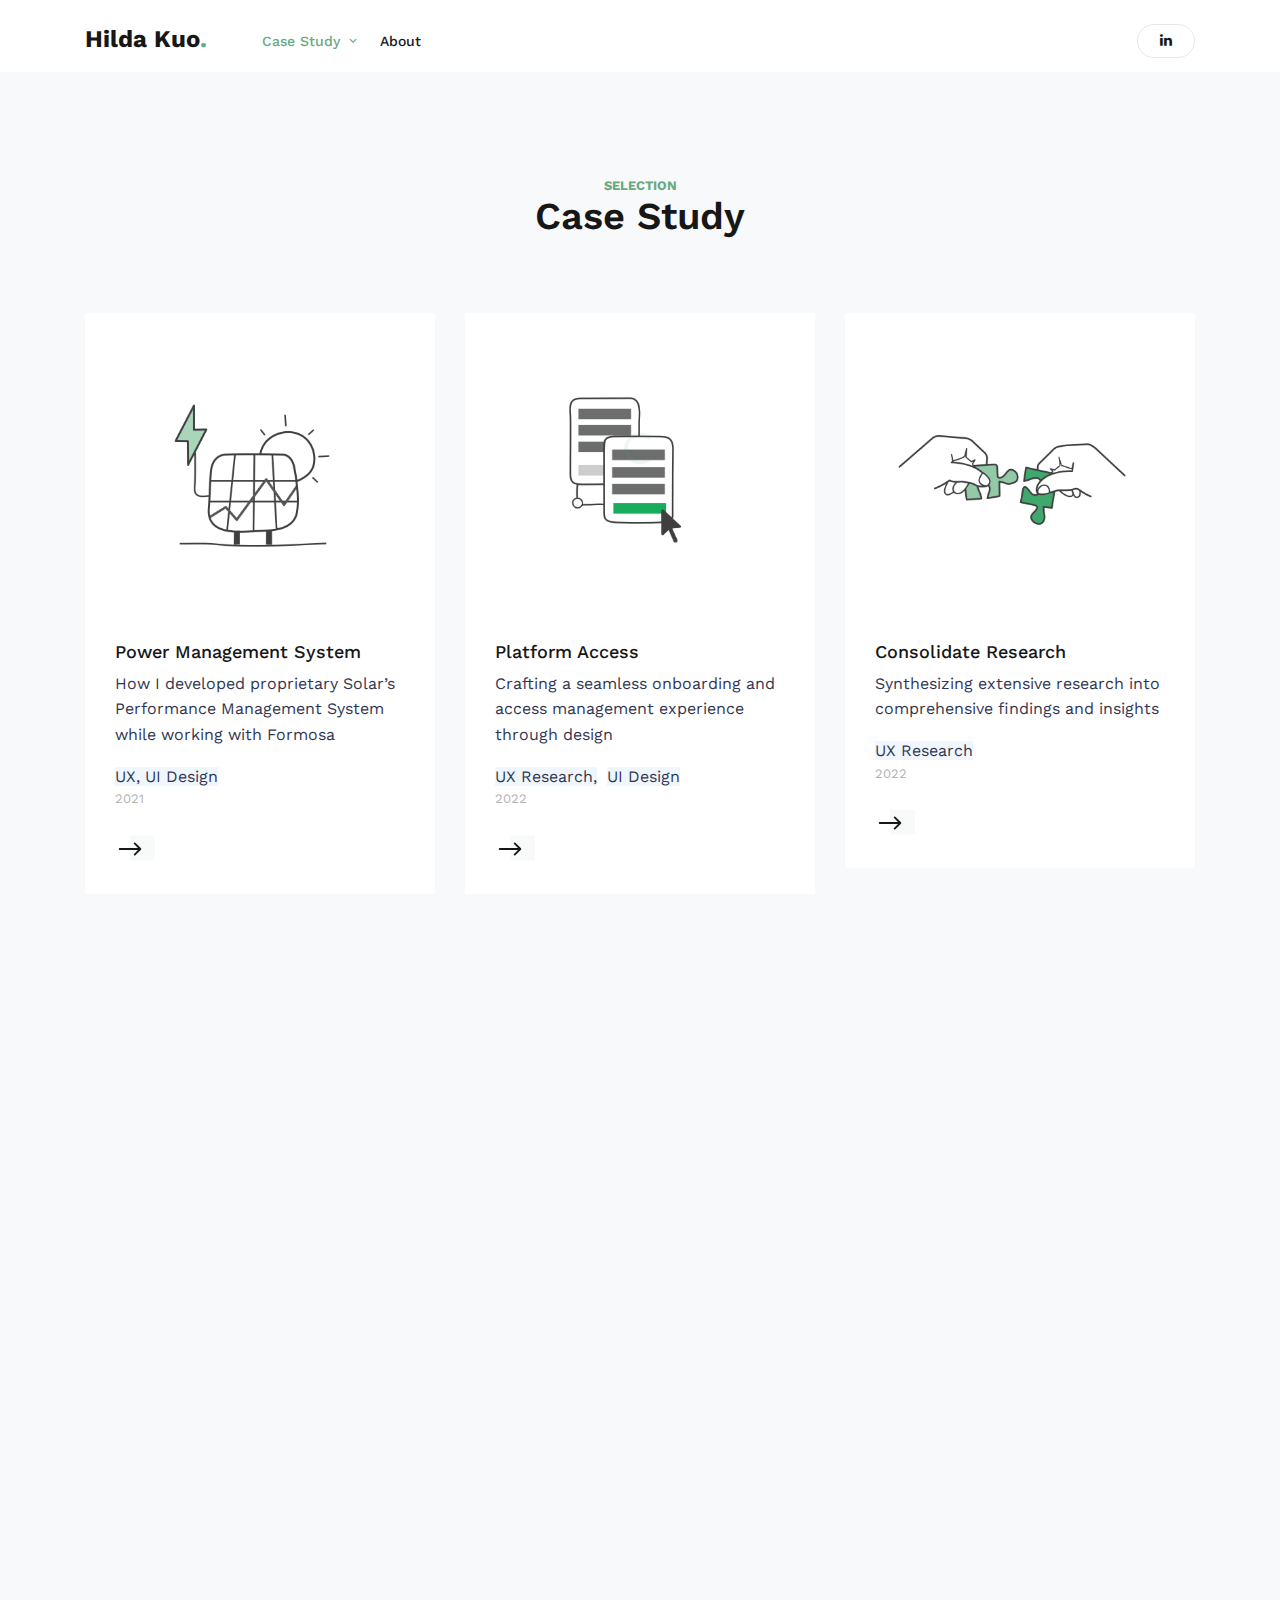
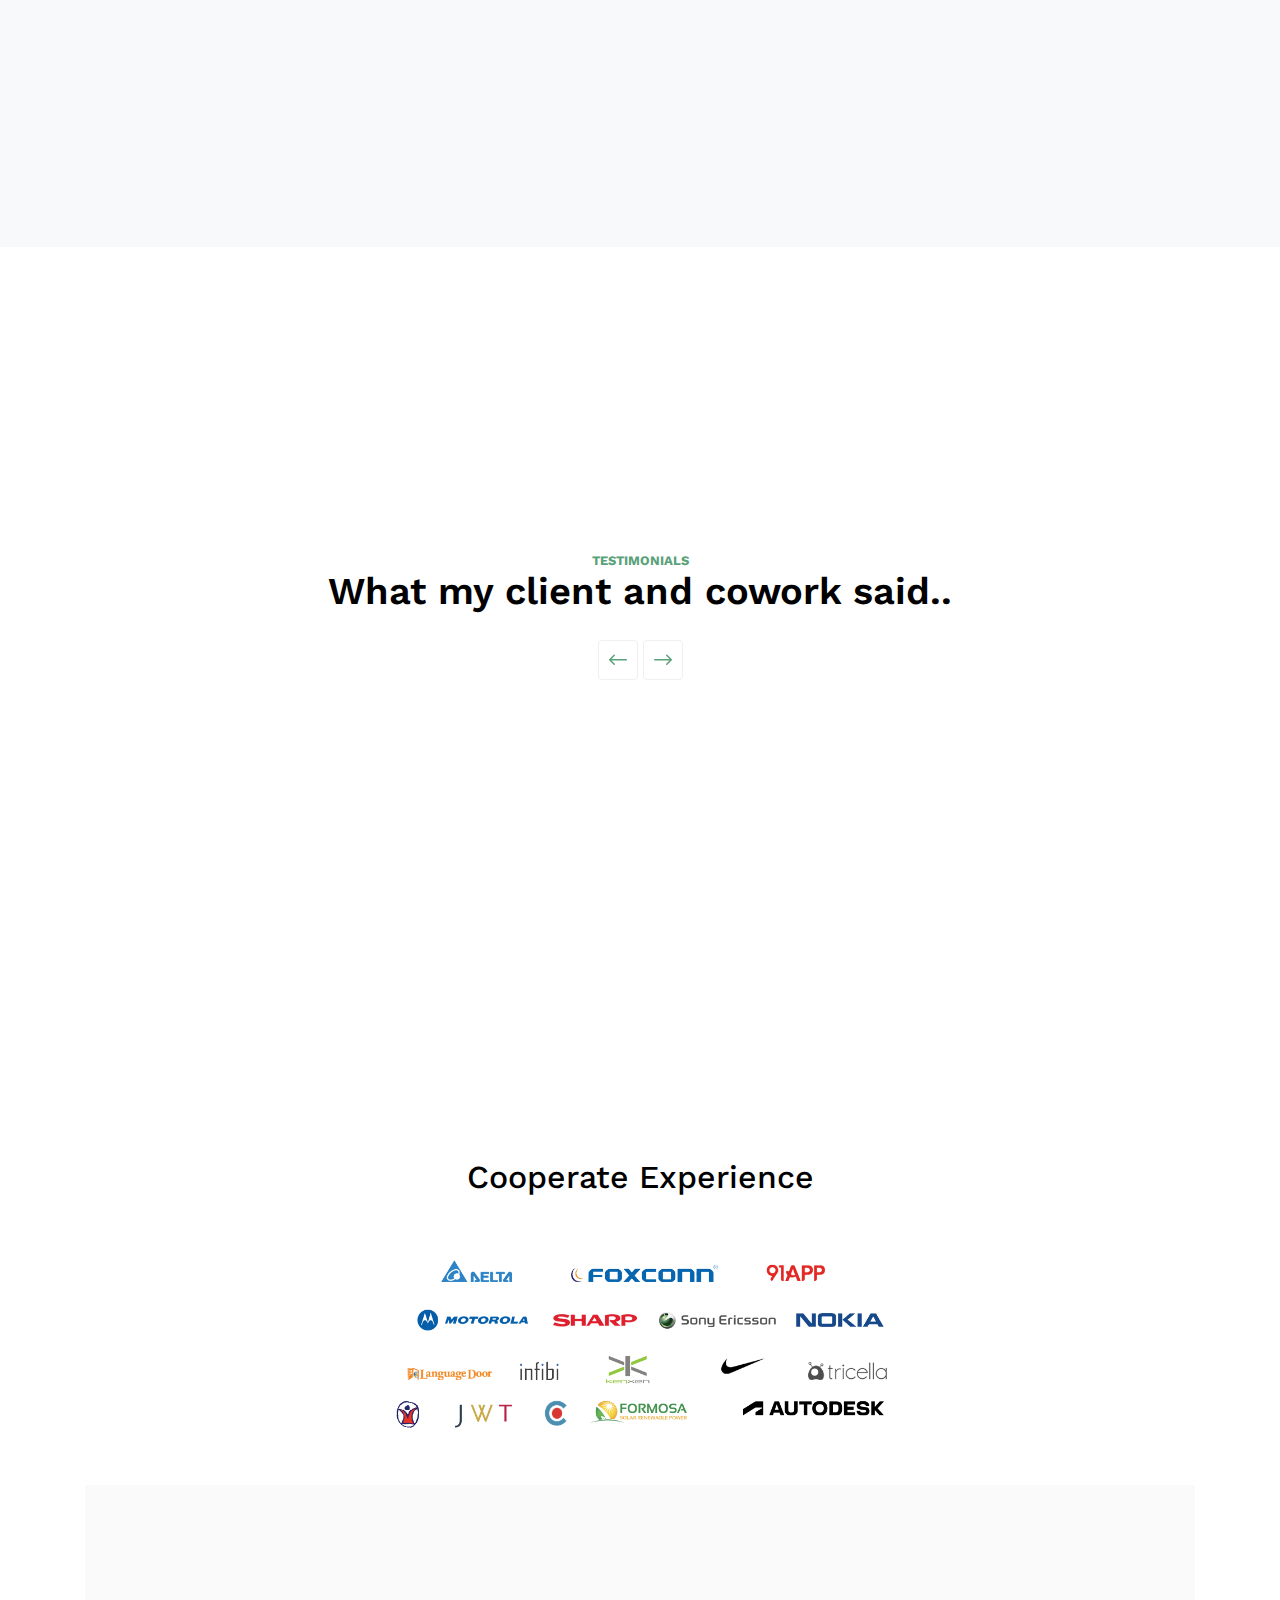
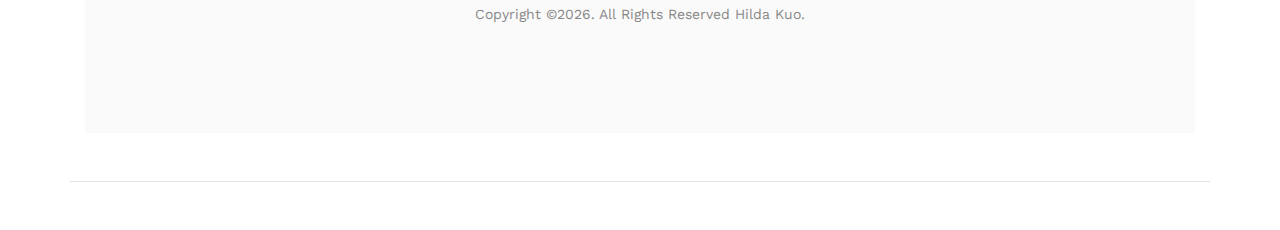
<file: index.html>
<!-- /*
* Template Name: Landing
* Template Author: Untree.co
* Author URI: https://untree.co/
* License: https://creativecommons.org/licenses/by/3.0/
*/ -->
<!doctype html>
<html lang="en">

<head>
  <!-- Google tag (gtag.js) -->
  <script async src="https://www.googletagmanager.com/gtag/js?id=G-N7W38X3VDD"></script>
  <script>
    window.dataLayer = window.dataLayer || [];
    function gtag(){dataLayer.push(arguments);}
    gtag('js', new Date());

    gtag('config', 'G-N7W38X3VDD');
  </script>

  <meta charset="utf-8">
  <meta name="viewport" content="width=device-width, initial-scale=1, shrink-to-fit=no">
  <meta name="author" content="Untree.co">
  <link rel="shortcut icon" href="favicon.png">

  <meta name="description" content="" />
  <meta name="keywords" content="" />

  <link rel="preconnect" href="https://fonts.googleapis.com">
  <link rel="preconnect" href="https://fonts.gstatic.com" crossorigin>
  <link href="https://fonts.googleapis.com/css2?family=Work+Sans:wght@400;500;600;700&display=swap" rel="stylesheet">

  <link rel="stylesheet" href="css/bootstrap.min.css">
  <link rel="stylesheet" href="css/owl.carousel.min.css">
  <link rel="stylesheet" href="css/owl.theme.default.min.css">
  <link rel="stylesheet" href="css/jquery.fancybox.min.css">
  <link rel="stylesheet" href="fonts/icomoon/style.css">
  <link rel="stylesheet" href="fonts/flaticon/font/flaticon.css">
  <link rel="stylesheet" href="css/aos.css">
  <link rel="stylesheet" href="css/style.css">

  <title>Hilda's Portfolio</title>
</head>

<body data-spy="scroll" data-target=".site-navbar-target" data-offset="100">

  <div class="site-mobile-menu site-navbar-target">
    <div class="site-mobile-menu-header">
      <div class="site-mobile-menu-close">
        <span class="icofont-close js-menu-toggle"></span>
      </div>
    </div>
    <div class="site-mobile-menu-body"></div>
  </div>


  
  <nav class="site-nav dark js-site-navbar mb-5 site-navbar-target">
    <div class="container">
      <div class="site-navigation">
        <a href="index.html" class="logo m-0 float-left">Hilda Kuo<span class="text-primary">.</span></a>

        <ul class="js-clone-nav d-none d-lg-inline-block site-menu float-left">
          <li class="has-children">
            <a href="#features-section" class="nav-link">Case Study</a>
            <ul class="dropdown">
              <li><a href="PMS.html" class="nav-link">Power Management</a></li>
              <li><a href="PlatformAccess.html" class="nav-link">Platform Access</a></li>
              <li><a href="ConsolidateResearch.html" class="nav-link">Consolidate Research</a></li>
              <li><a href="RenewalExperience.html" class="nav-link">Renewal Experience</a></li>
              <li><a href="VirtualKeyboardEnhancement.html" class="nav-link">Virtual Keyboard</a></li>
            </ul>
          </li>
          
          <li><a href="about.html" class="nav-link">About</a></li>
          
        </ul>

        

        <ul class="js-clone-nav d-none mt-1 d-lg-inline-block site-menu float-right">
          <li class="cta-button-outline"><a href="https://www.linkedin.com/in/hildakuo/" target="_blank"><span class="icon-linkedin"></span></a></li>

          
        </ul>



        <a href="#" class="burger ml-auto float-right site-menu-toggle js-menu-toggle d-inline-block dark d-lg-none" data-toggle="collapse" data-target="#main-navbar">
          <span></span>
        </a>

      </div>
    </div>
  </nav>
  

  <div class="untree_co-hero pb-0" id="home-section">
    <div class="container">
      <div class="row">

       

      </div> <!-- /.row -->
    </div> <!-- /.container -->
    <!-- <div class="illustration">
      
    </div> -->
  </div> <!-- /.untree_co-hero -->





  


  <div class="untree_co-hero pb-0" id="home-section">
    <div class="container">
      <div class="row">

        <div class="col-12">
          
          <div class="row justify-content-center">
            <div class="col-md-7 text-center mb-3">
              <h1 class="heading" data-aos="fade-up" data-aos-delay="0"></h1>
          
          </div>
          <div class="row align-items-center">

            <div class="col-lg-12">
              <div class="intro">

                <div class="excerpt"data-aos="fade-up" data-aos-delay="1000">

                </div> <!-- /.excerpt -->
                <p data-aos="fade-up "  data-aos-delay="200">
                
             
                <BR>
              </div>
              
            </div> <!-- /.col-lg-5 -->

          </div>
        </div>

      </div> <!-- /.row -->
    </div> <!-- /.container -->
    <!-- <div class="illustration">
    </div> -->
  </div> 











  <!-- Case Study Section -->
  <div class="untree_co-section bg-light" id="features-section">
    <div class="container">
      <div class="row mb-5">
        <div class="col-12 text-center" data-aos="fade-up" data-aos-delay="0">
          <span class="caption">Selection</span>
          <h2 class="heading">Case Study</h2>
          
        </div>
      </div> <!-- /.row -->

      <div class="row">
        <!-- Case1 start--> 
        <div class="col-md-6 mb-4 mb-lg-0 col-lg-4"  data-aos="fade-up" data-aos-delay="0">
          <div class="news-item">
            <div class="author d-flex">
              <div class="pic mr-3">
                <a href="PMS.html"><img src="images/ems-cover.png" alt="Image" class="img-fluid"></a>
        
              </div>
              </div>
            <div class="news-contents mb-4">
            </div>
            <div class="news-contents mb-4">
              <h3><a href="PMS.html">Power Management System</a></h3>
              <p>How I developed proprietary Solar’s Performance Management System while working with Formosa</p>  
              <span class="highlight">UX, UI Design</span>
              <span class="post-meta-2">2021</span>
            </div>
            <p class="mb-0"><a href="PMS.html" class="read-more-arrow">
              <svg class="bi bi-arrow-right" width="1em" height="1em" viewBox="0 0 16 16" fill="currentColor" xmlns="http://www.w3.org/2000/svg">
                <path fill-rule="evenodd" d="M10.146 4.646a.5.5 0 0 1 .708 0l3 3a.5.5 0 0 1 0 .708l-3 3a.5.5 0 0 1-.708-.708L12.793 8l-2.647-2.646a.5.5 0 0 1 0-.708z"/>
                <path fill-rule="evenodd" d="M2 8a.5.5 0 0 1 .5-.5H13a.5.5 0 0 1 0 1H2.5A.5.5 0 0 1 2 8z"/>
              </svg>
            </a></p>
          </div>  
        </div>
        <!-- Case1 ends--> 


        <!-- Case2 start--> 
        <div class="col-md-6 mb-4 mb-lg-0 col-lg-4"  data-aos="fade-up" data-aos-delay="100">
          <div class="news-item">
           <div class="author d-flex">
              <div class="pic mr-3">
                <a href="PlatformAccess.html"><img src="images/PlatformAccess_cover.png" alt="Image" class="img-fluid"></a>
              </div>
              </div>
            <div class="news-contents mb-4">
            </div>
            <div class="news-contents mb-4">
              <h3><a href="PlatformAccess.html">Platform Access</a></h3>
              <p>Crafting a seamless onboarding and access management experience through design</p>
              <span class="highlight">UX Research,</span>&nbsp; <span class="highlight">UI Design</span>    
              <span class="post-meta-2">2022</span>

            </div>
            
            <p class="mb-0"><a href="PlatformAccess.html" class="read-more-arrow">
              <svg class="bi bi-arrow-right" width="1em" height="1em" viewBox="0 0 16 16" fill="currentColor" xmlns="http://www.w3.org/2000/svg">
                <path fill-rule="evenodd" d="M10.146 4.646a.5.5 0 0 1 .708 0l3 3a.5.5 0 0 1 0 .708l-3 3a.5.5 0 0 1-.708-.708L12.793 8l-2.647-2.646a.5.5 0 0 1 0-.708z"/>
                <path fill-rule="evenodd" d="M2 8a.5.5 0 0 1 .5-.5H13a.5.5 0 0 1 0 1H2.5A.5.5 0 0 1 2 8z"/>
              </svg>
            </a></p>
          </div> 
        </div>
        

       
        <!-- Case3 start--> 
        <div class="col-md-12 col-lg-4"  data-aos="fade-up" data-aos-delay="300">
          <div class="news-item">
            <div class="author d-flex">
              <div class="pic mr-3">
                <a href="ConsolidateResearch.html"><img src="images/ConsolidateResearch_cover.png" alt="Image" class="img-fluid"></a>
              </div>
              </div>
            <div class="news-contents mb-4">
            </div>
            <div class="news-contents mb-4">
              <h3><a href="ConsolidateResearch.html">Consolidate Research</a></h3>
              <p>Synthesizing extensive research into comprehensive findings and insights</p>  
              <span class="highlight">UX Research</span>  
              <span class="post-meta-2">2022</span>

            </div>
            
            <p class="mb-0"><a href="ConsolidateResearch.html" class="read-more-arrow">
              <svg class="bi bi-arrow-right" width="1em" height="1em" viewBox="0 0 16 16" fill="currentColor" xmlns="http://www.w3.org/2000/svg">
                <path fill-rule="evenodd" d="M10.146 4.646a.5.5 0 0 1 .708 0l3 3a.5.5 0 0 1 0 .708l-3 3a.5.5 0 0 1-.708-.708L12.793 8l-2.647-2.646a.5.5 0 0 1 0-.708z"/>
                <path fill-rule="evenodd" d="M2 8a.5.5 0 0 1 .5-.5H13a.5.5 0 0 1 0 1H2.5A.5.5 0 0 1 2 8z"/>
              </svg>
            </a></p>
            
          </div>
        </div>
      </div>
      <div class="container">
        <div class="row mb-5">
          <div class="col-12 text-center" data-aos="fade-up" data-aos-delay="0">
            
            
            </a>
            
          </div>
        </div> 
        
        
    </div>
    <div class="row">
      <!-- Case4 start--> 
      <div class="col-md-6 mb-4 mb-lg-0 col-lg-4"  data-aos="fade-up" data-aos-delay="0">
        <div class="news-item">
          <div class="author d-flex">
            <div class="pic mr-3">
              <a href="RenewalExperience.html"><img src="images/Renewal_cover.png" alt="Image" class="img-fluid"></a>
            </div>
            </div>
          <div class="news-contents mb-4">
          </div>
          <div class="news-contents mb-4">



            
            <h3><a href="RenewalExperience.html">Renewal Experience Research</a></h3>
              <p>Leveraging UX Audits and Interviews for rigorous design validation to align with user expectations</p>  
              <span class="highlight">UX Research</span> &nbsp; <span class="highlight">UI Design</span>  
              <span class="post-meta-2">2021</span>


            
          </div>
          <p class="mb-0"><a href="RenewalExperience.html" class="read-more-arrow">
            <svg class="bi bi-arrow-right" width="1em" height="1em" viewBox="0 0 16 16" fill="currentColor" xmlns="http://www.w3.org/2000/svg">
              <path fill-rule="evenodd" d="M10.146 4.646a.5.5 0 0 1 .708 0l3 3a.5.5 0 0 1 0 .708l-3 3a.5.5 0 0 1-.708-.708L12.793 8l-2.647-2.646a.5.5 0 0 1 0-.708z"/>
              <path fill-rule="evenodd" d="M2 8a.5.5 0 0 1 .5-.5H13a.5.5 0 0 1 0 1H2.5A.5.5 0 0 1 2 8z"/>
            </svg>
          </a></p>
        </div>  
      </div>
     


      <!-- Case5 start--> 
      <div class="col-md-6 mb-4 mb-lg-0 col-lg-4"  data-aos="fade-up" data-aos-delay="100">
        <div class="news-item">
         <div class="author d-flex">
            <div class="pic mr-3">
              <a href="VirtualKeyboardEnhancement.html"><img src="images/keypad_cover.png" alt="Image" class="img-fluid"></a>
              
            </div>
            </div>
          <div class="news-contents mb-4">
          </div>
          <div class="news-contents mb-4">
              <h3><a href="VirtualKeyboardEnhancement.html">Virtual Keyboard Enhancement</a></h3>
              <p>Enhancing Android virtual keyboard's hit rate by 10% and recieving a U.S. patent</p> 
              <span class="highlight">UX Research</span> &nbsp; <span class="highlight">UI Design</span>  
              <span class="post-meta-2">Patent</span>

          </div>
          
          <p class="mb-0"><a href="VirtualKeyboardEnhancement.html" class="read-more-arrow">
            <svg class="bi bi-arrow-right" width="1em" height="1em" viewBox="0 0 16 16" fill="currentColor" xmlns="http://www.w3.org/2000/svg">
              <path fill-rule="evenodd" d="M10.146 4.646a.5.5 0 0 1 .708 0l3 3a.5.5 0 0 1 0 .708l-3 3a.5.5 0 0 1-.708-.708L12.793 8l-2.647-2.646a.5.5 0 0 1 0-.708z"/>
              <path fill-rule="evenodd" d="M2 8a.5.5 0 0 1 .5-.5H13a.5.5 0 0 1 0 1H2.5A.5.5 0 0 1 2 8z"/>
            </svg>
          </a></p>
        </div> 
      </div>
      

     
      <!-- Case6 start
      <div class="col-md-12 col-lg-4"  data-aos="fade-up" data-aos-delay="300">
        <div class="news-item">
          <div class="author d-flex">
            <div class="pic mr-3">
              <img src="images/person_2.jpg" alt="Image" class="img-fluid">
            </div>
            </div>
          <div class="news-contents mb-4">
          </div>
          <div class="news-contents mb-4">
              <h3><a href="#">Project AA</a></h3>
              <p>er named Duden flows by their place and supplies it with the necessary regelialia.</p>  
              <span class="post-meta-2">2021</span>

          </div>
          
          <p class="mb-0"><a href="http://www.google.com" class="read-more-arrow">
            <svg class="bi bi-arrow-right" width="1em" height="1em" viewBox="0 0 16 16" fill="currentColor" xmlns="http://www.w3.org/2000/svg">
              <path fill-rule="evenodd" d="M10.146 4.646a.5.5 0 0 1 .708 0l3 3a.5.5 0 0 1 0 .708l-3 3a.5.5 0 0 1-.708-.708L12.793 8l-2.647-2.646a.5.5 0 0 1 0-.708z"/>
              <path fill-rule="evenodd" d="M2 8a.5.5 0 0 1 .5-.5H13a.5.5 0 0 1 0 1H2.5A.5.5 0 0 1 2 8z"/>
            </svg>
          </a></p>
          
        </div>
      </div>
    </div>
    --> 
    















 <!-- <div class="untree_co-section">
    <div class="container">

      <div class="row mb-5">
        <div class="col-12 text-center" data-aos="fade-up" data-aos-delay="0">
          <span class="caption">Features</span>
          <h2 class="heading">Advantage of using our products</h2>
          <p>Far from the countries Vokalia and Consonantia</p>
        </div>
      </div> <!-- /.row -->

      

    </div> <!-- /.container -->
  </div> <!-- /.untree_co-section -->


  

  <div class="untree_co-section">
    <div class="container">
      <div class="row">
        <div class="col-lg-6">
          <div class="mb-4" data-aos="fade-up" data-aos-delay="300">
            <div class="untree_co-testimonial d-flex">


            </div> <!-- /.untree_co-testimonial -->
          </div> <!-- /.mb-4 -->
        </div>
        
      </div>
    </div>
  </div>
  </div> <!-- /.untree_co-section -->

 


  
  <div class="untree_co-section">
    <div class="container">
    </div> <!-- /.container -->
  </div> <!-- /.untree_co-section -->

  

  <div class="untree_co-section" id="testimonials-section">
    <div class="container">
      <div class="row mb-5">
        <div class="col-lg-12 text-center">
          <span class="caption">Testimonials</span>
          <h2 class="heading">What my client and cowork said..</h2>

          <div>
            <a href="#" class="js-custom-prev-v2 cusotm-slider-nav custom-prev"><span><svg class="bi bi-arrow-left" width="1em" height="1em" viewBox="0 0 16 16" fill="currentColor" xmlns="http://www.w3.org/2000/svg">
              <path fill-rule="evenodd" d="M5.854 4.646a.5.5 0 0 1 0 .708L3.207 8l2.647 2.646a.5.5 0 0 1-.708.708l-3-3a.5.5 0 0 1 0-.708l3-3a.5.5 0 0 1 .708 0z"/>
              <path fill-rule="evenodd" d="M2.5 8a.5.5 0 0 1 .5-.5h10.5a.5.5 0 0 1 0 1H3a.5.5 0 0 1-.5-.5z"/>
            </svg></span></a>
            <a href="#" class="js-custom-next-v2 cusotm-slider-nav custom-next"><span>
              <svg class="bi bi-arrow-right" width="1em" height="1em" viewBox="0 0 16 16" fill="currentColor" xmlns="http://www.w3.org/2000/svg">
                <path fill-rule="evenodd" d="M10.146 4.646a.5.5 0 0 1 .708 0l3 3a.5.5 0 0 1 0 .708l-3 3a.5.5 0 0 1-.708-.708L12.793 8l-2.647-2.646a.5.5 0 0 1 0-.708z"/>
                <path fill-rule="evenodd" d="M2 8a.5.5 0 0 1 .5-.5H13a.5.5 0 0 1 0 1H2.5A.5.5 0 0 1 2 8z"/>
              </svg></span>
            </a>
          </div>
        </div>
      </div>
      <div class="row justify-content-center">

        <div class="col-lg-12" data-aos="fade" data-aos-delay="200">
          <div class="owl-2-slider owl-carousel">
            <div class="item">
              <div class="untree_co-testimonial d-flex">

                <div class="text">
                  <blockquote>
                    &ldquo;Working with Hilda on User Experience for Nike Partners/Accounts was an absolute joy and smooth ride. With limited resources, Hilda brought efficiency and expertise to the table. We were able to uncover the Seasonal journeys of our customers, conducting interviews, synthesizing surveys, and connecting with them in ways we never did before. She is an expert in understanding and empathizing with the users, gaining essential insights to enhance partner experiences. Hilda also led the research of Nike's partner user experience bringing focus to the team efforts and better prioritization of the work as a cross functional team. Working with Hilda was a privilege and joy, and I was very lucky to have had worked with her! &rdquo;
                  </blockquote>
                  <div class="author d-flex">
                    <div class="pic mr-3">
                      <img src="images/notion-avatar-1703996938161.png" alt="Image" class="img-fluid">
                    </div>
                    <div>
                      <strong class="d-block">One</strong><span class="d-block">Nike, User Experience Manager</span> 
                    </div>

                  </div>
                </div>
              </div> <!-- /.untree_co-testimonial -->
            </div>

            <div class="item">
              <div class="untree_co-testimonial d-flex">

                <div class="text">
                  <blockquote>
                    &ldquo;For the last 3 months, it was my pleasure to work with Hilda on a variety of UX projects on our Growth team. Her thoughtfulness and user centered focus was absolutely invaluable in guiding us to our growth goals. I was impressed not only in her design ability, but also her insightful research interview skills. I wish our contract time together had been longer, as she is an absolute asset to any team she works with.&rdquo;
                  </blockquote>
                  <div class="author d-flex">
                    <div class="pic mr-3">
                      <img src="images/notion-avatar-1703996852247.png" alt="Image" class="img-fluid">
                    </div>
                    <div>
                      <strong class="d-block">Chris</strong><span class="d-block">Autodesk,Principal Experience Designer</span> 
                    </div>

                  </div>
                </div>
              </div> <!-- /.untree_co-testimonial -->
            </div>

            <div class="item">
              <div class="untree_co-testimonial d-flex">

                <div class="text">
                  <blockquote>
                    &ldquo;Hilda is an experienced, passionate and decisive Product Designer.
                    She is my coworker when she was leading the team of CRM (Customer relationship management) at 91APP, e-commerce company. She is an agreeable and adaptable UX leader and guided junior designers to make good progress in design skills, not to mention her responsibility and flexibility. She also a good team player. When we worked on different design sections in one project, she identified the customers’ needs and pain points rapidly as well as developed the solution precisely. I really enjoyed working with her.&rdquo;
                  </blockquote>
                  <div class="author d-flex">
                    <div class="pic mr-3">
                      <img src="images/notion-avatar-1703996885130.png" alt="Image" class="img-fluid">
                    </div>
                    <div>
                      <strong class="d-block">Sophie</strong><span class="d-block">91 app, Lead Product Designer</span> 
                    </div>

                  </div>
                </div>
              </div> <!-- /.untree_co-testimonial -->
            </div>
            
            <div class="item">
              <div class="untree_co-testimonial d-flex">

                <div class="text">
                  <blockquote>
                    &ldquo;For planning mobile device new features at FIH, Hilda and I worked together to define detail requirements.Hilda is a very detailed-orientate and traceability person.
                    She understood each requirement very clearly and ensured requirements are concise, user friendly, and well deployed.
                    She always finished the plan and get the evaluation within tight time frame.
                    I really enjoyed to work with her and hope to have the chance again.&rdquo;
                  </blockquote>
                  <div class="author d-flex">
                    <div class="pic mr-3">
                      <img src="images/notion-avatar-1703996740150.png" alt="Image" class="img-fluid">
                    </div>
                    <div>
                      <strong class="d-block">George</strong><span class="d-block">Foxconn, Product Owner</span> 
                    </div>

                  </div>
                </div>
              </div> <!-- /.untree_co-testimonial -->
            </div>

            <div class="item">
              <div class="untree_co-testimonial d-flex">

                <div class="text">
                  <blockquote>
                    &ldquo;Hilda is an excellent UX designer, who can comprehend requirements quickly and has good communication skill in the team. I am a product owner who often cooperate with Hilda, and she always has high and qualified output for project. She is indeed a talented & experienced UX and has team work spirit which is really important for the success of the product. &rdquo;
                  </blockquote>
                  <div class="author d-flex">
                    <div class="pic mr-3">
                      <img src="images/notion-avatar-1703996577011.png" alt="Image" class="img-fluid">
                    </div>
                    <div>
                      <strong class="d-block"> Emily</strong><span class="d-block">91 app, Product Owner</span> 
                    </div>

                  </div>
                </div>
              </div> <!-- /.untree_co-testimonial -->
            </div>


            <div class="item">
              <div class="untree_co-testimonial d-flex">

                <div class="text">
                  <blockquote>
                    &ldquo;Creative, Clever and a strong self-starter. I worked with Hilda when she was a UI requirement engineer at Foxconn. We also work on a couple of freelance project afterward. The first thing that stood out to me about Hilda was able to grasp and understand complex concepts and turned them into an understandable flow. Most of Hilda’s ideas and concepts were beyond the innovative and she always thinks outside-of-box. She has expert level skills in the sketch, a good understanding of interaction design, communication and the ability to work with engineers.&rdquo;
                  </blockquote>
                  <div class="author d-flex">
                    <div class="pic mr-3">
                      <img src="images/E306F5AF-399F-45DA-92CB-DCCD32966CE8.png" alt="Image" class="img-fluid">
                    </div>
                    <div>
                      <strong class="d-block">Sara</strong><span class="d-block">Foxconn, Deputy Manager</span> 
                    </div>

                  </div>
                </div>
              </div> <!-- /.untree_co-testimonial -->
            </div>

            <div class="item">
              <div class="untree_co-testimonial d-flex">

                <div class="text">
                  <blockquote>
                    &ldquo;Hilda is so talented to be a good designer. She has great sense of web design and user experience field. When we developed the new product features, her understanding of the design thinking process and user-centric and data-driven mindset, drove the project. 

                    She has superior communication skills, meaning that she can take on board opinions from different team members and also offer helpful design advice that benefits every aspect of the team. She has a positive personality that inspires all around her. Working and discussing with her about design is always inspiring and refreshed.&rdquo;
                  </blockquote>
                  <div class="author d-flex">
                    <div class="pic mr-3">
                      <img src="images/notion-avatar-1703996649102.png" alt="Image" class="img-fluid">

                      
                    </div>
                    <div>
                      <strong class="d-block">Jason</strong><span class="d-block">91 app, Head of Product Development</span> 
                    </div>

                  </div>
                </div>
              </div> <!-- /.untree_co-testimonial -->
            </div>

          </div>
        </div>
      </div> <!-- /.row -->    
    </div> <!-- /.container -->  
  </div> <!-- /.untree_co-section -->

 
  <div class="container pb-5 mb-5 border-bottom">
    <div class="row">
      <div class="col-lg-12 text-center">
        <h2>Cooperate Experience</h2> 
      <img src="images/CORPORATE_EXPERIENCE.png" alt="Image" class="img-fluid">
    </div>
  </div>


  
  

  <div class="site-footer">

    <div class="footer-dots"></div> <!-- /.footer-dots -->
    <div class="container">

      

      <div class="row mt-5">
        <div class="col-12 text-center">
          <p class="copyright">Copyright &copy;<script>document.write(new Date().getFullYear());</script>. All Rights Reserved Hilda Kuo.</p>
          <a href="mailto:KuoHilda@gmail.com"><i class="fa fa-envelope"></i></a>
        </div>
      </div>
    </div> <!-- /.container -->
  </div> <!-- /.site-footer -->

  <div id="overlayer"></div>
  <div class="loader">
    <div class="spinner-border" role="status">
      <span class="sr-only">Loading...</span>
    </div>
  </div>

  <script src="js/jquery-3.4.1.min.js"></script>
  <script src="js/jquery-migrate-3.0.1.min.js"></script>
  <script src="js/popper.min.js"></script>
  <script src="js/bootstrap.min.js"></script>
  <script src="js/owl.carousel.min.js"></script>
  <script src="js/jquery.easing.1.3.js"></script>
  <script src="js/jquery.animateNumber.min.js"></script>
  <script src="js/jquery.waypoints.min.js"></script>
  <script src="js/jquery.fancybox.min.js"></script>
  <script src="js/aos.js"></script>
  
  <script src="js/custom.js"></script>
  
</body>

</html>
</file>
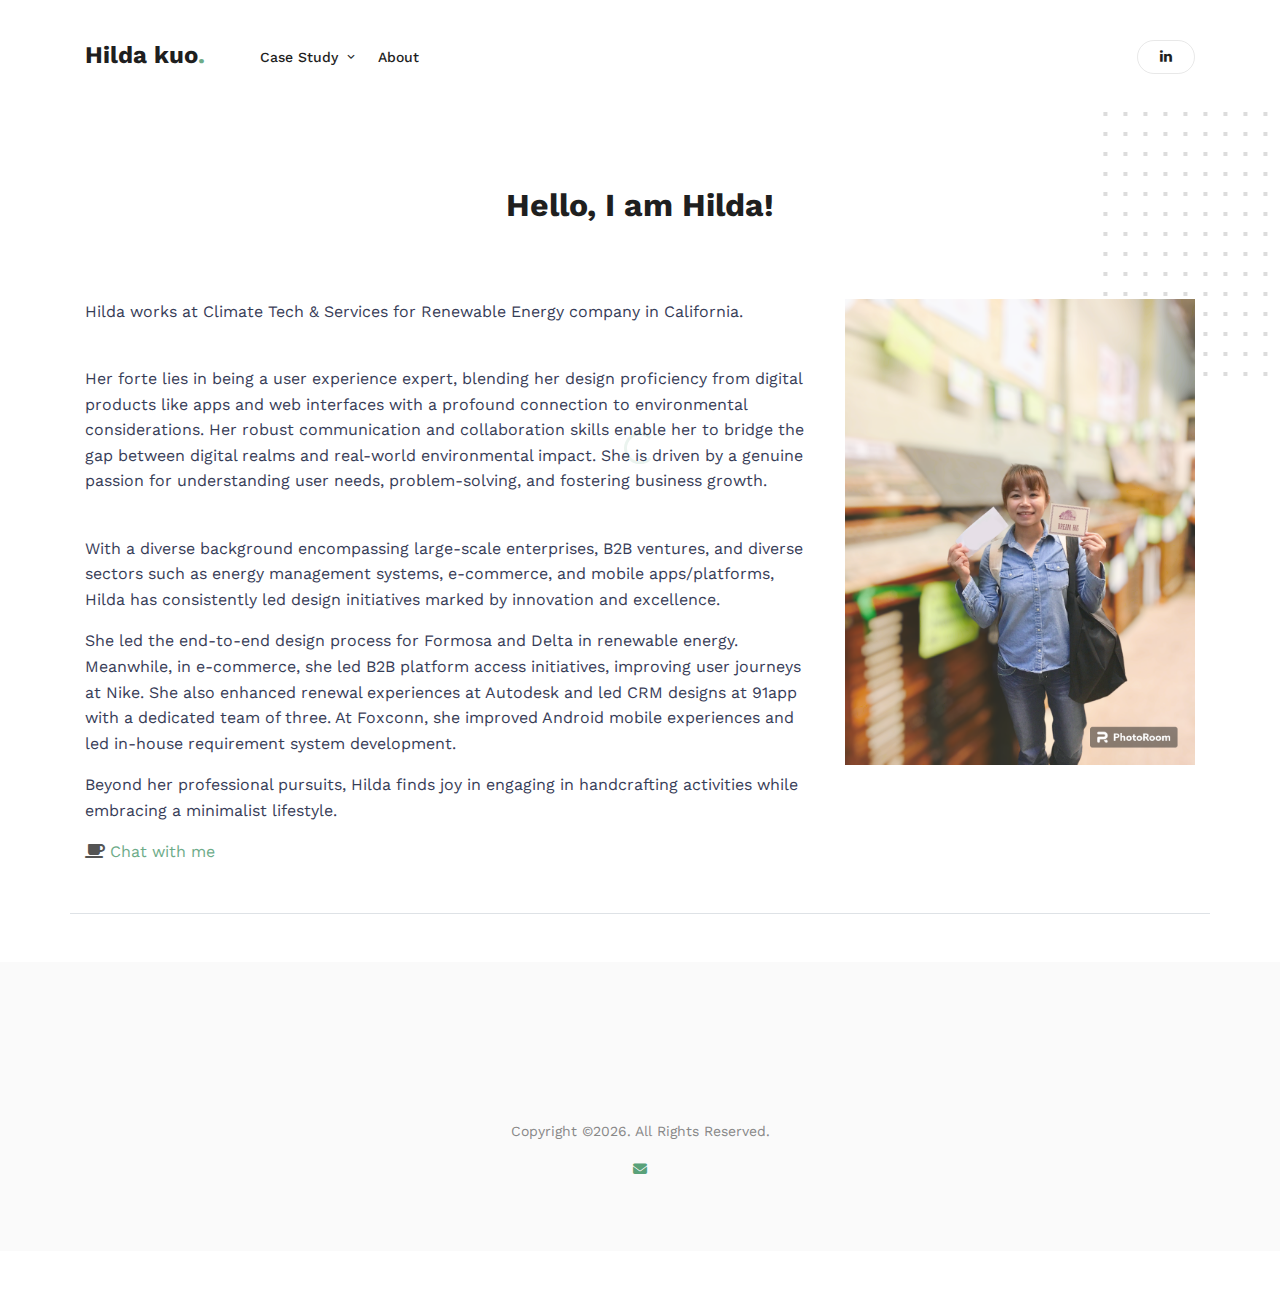
<file: about.html>
<!-- /*
* Template Name: Landing
* Template Author: Untree.co
* Author URI: https://untree.co/
* License: https://creativecommons.org/licenses/by/3.0/
*/ -->
<!doctype html>
<html lang="en">



<head>
  
  <!-- Google tag (gtag.js) -->
<script async src="https://www.googletagmanager.com/gtag/js?id=G-N7W38X3VDD"></script>
<script>
  window.dataLayer = window.dataLayer || [];
  function gtag(){dataLayer.push(arguments);}
  gtag('js', new Date());

  gtag('config', 'G-N7W38X3VDD');
</script>

  <meta charset="utf-8">
  <meta name="viewport" content="width=device-width, initial-scale=1, shrink-to-fit=no">
  <meta name="author" content="Untree.co">
  <link rel="shortcut icon" href="favicon.png">

  <meta name="description" content="" />
  <meta name="keywords" content="" />

  <link rel="preconnect" href="https://fonts.googleapis.com">
  <link rel="preconnect" href="https://fonts.gstatic.com" crossorigin>
  <link href="https://fonts.googleapis.com/css2?family=Work+Sans:wght@400;500;600;700&display=swap" rel="stylesheet">

  <link rel="stylesheet" href="css/bootstrap.min.css">
  <link rel="stylesheet" href="css/owl.carousel.min.css">
  <link rel="stylesheet" href="css/owl.theme.default.min.css">
  <link rel="stylesheet" href="css/jquery.fancybox.min.css">
  <link rel="stylesheet" href="fonts/icomoon/style.css">
  <link rel="stylesheet" href="fonts/flaticon/font/flaticon.css">
  <link rel="stylesheet" href="css/aos.css">
  <link rel="stylesheet" href="css/style.css">
  <link rel="stylesheet" href="css/anchor.css">
  

  <link rel="stylesheet" href="https://cdnjs.cloudflare.com/ajax/libs/font-awesome/6.4.2/css/all.min.css">

  <title>Hello, I'm Hilda!</title>
</head>




<body data-spy="scroll" data-target=".site-navbar-target" data-offset="100">
    
  <div class="site-mobile-menu site-navbar-target">
    <div class="site-mobile-menu-header">
      <div class="site-mobile-menu-close">
        <span class="icofont-close js-menu-toggle"></span>
      </div>
    </div>
    <div class="site-mobile-menu-body"></div>
  </div>


  
  
  <nav class="site-nav dark js-site-navbar mb-5 site-navbar-target">
    <div class="container">
      <div class="site-navigation">
        <a href="index.html" class="logo m-0 float-left">Hilda kuo<span class="text-primary">.</span></a>
        <ul class="js-clone-nav d-none d-lg-inline-block site-menu float-left">          
          <li class="has-children">
            <a href="#" class="nav-link">Case Study</a>
            <ul class="dropdown">
              <li><a href="PMS.html" class="nav-link">Power Management</a></li>
              <li><a href="PlatformAccess.html" class="nav-link">Platform Access</a></li>
              <li><a href="ConsolidateResearch.html" class="nav-link">Consolidate Research</a></li>
              <li><a href="RenewalExperience.html" class="nav-link">Renewal Experience</a></li>
              <li><a href="VirtualKeyboardEnhancement.html" class="nav-link">Virtual Keyboard</a></li>
            </ul>
          </li>
          
          <li><a href="about.html" class="nav-link">About</a></li>
            
          </li>


          
      
          <!--- <li><a href="#Case-Study-section" class="nav-link">Case Study</a></li>
          <li><a href="#pricing-section" class="nav-link">Pricing</a></li> 
          <li><a href="#about-section" class="nav-link">About</a></li>
          <li><a href="#contact-section" class="nav-link">Contact</a></li>-->
        </ul>
        <!--
        <ul class="js-clone-nav d-none mt-1 d-lg-inline-block site-menu float-right">
          <li class="cta-button-outline"><a href="signin.html">Sign in</a></li>
          <li class="cta-primary"><a href="register.html">Register</a></li>
        </ul>-->
        <ul class="js-clone-nav d-none mt-1 d-lg-inline-block site-menu float-right">
          <li class="cta-button-outline"><a href="https://www.linkedin.com/in/hildakuo/" target="_blank"><span class="icon-linkedin"></span></a></li>

        </ul>


        <a href="#" class="burger ml-auto float-right site-menu-toggle js-menu-toggle d-inline-block dark d-lg-none" data-toggle="collapse" data-target="#main-navbar">
          <span></span>
        </a>

      </div>
    </div>
  </nav>

  
  <p id="Home"></p>
  <div class="untree_co-hero py-5 mb-0" id="home-section">
    <div class="container">
      <div class="untree_co-hero py-5 mb-0" id="home-section">
      <div class="row">
        <div class="col-12">
          <div class="dots"></div>
          <div class="row justify-content-center">
            <div class="col-md-12 text-center">
              <br>
              <br>
              <br>
              <h1 class="heading" data-aos="fade-up" data-aos-delay="0">Hello, I am Hilda!</h1>
              
              
            </div>
          </div>
        </div>
      </div> <!-- /.row -->
    </div> <!-- /.container -->
  </div> <!-- /.untree_co-hero -->

 
  <div class="container">

    <div class="row">
      <div class="col-lg-8 ml-auto">
        <div class="widget">
          <P>Hilda works at Climate Tech & Services for Renewable Energy company in California.</P>
            <br>
            <p>Her forte lies in being a user experience expert, blending her design proficiency from digital products like apps and web interfaces with a profound connection to environmental considerations. Her robust communication and collaboration skills enable her to bridge the gap between digital realms and real-world environmental impact. She is driven by a genuine passion for understanding user needs, problem-solving, and fostering business growth.</p>
            <br>
            <p>With a diverse background encompassing large-scale enterprises, B2B ventures, and diverse sectors such as energy management systems, e-commerce, and mobile apps/platforms, Hilda has consistently led design initiatives marked by innovation and excellence.</p>
            <p>She led the end-to-end design process for Formosa and Delta in renewable energy. Meanwhile, in e-commerce, she led B2B platform access initiatives, improving user journeys at Nike. She also enhanced renewal experiences at Autodesk and led CRM designs at 91app with a dedicated team of three. At Foxconn, she improved Android mobile experiences and led in-house requirement system development.</p>
            <p>Beyond her professional pursuits, Hilda finds joy in engaging in handcrafting activities while embracing a minimalist lifestyle. </P>
        </div> <!-- /.widget -->
      </div> <!-- /.col-lg-4 -->




      <div class="col-lg-4 ml-auto">
        <div class="widget">
          <img src="images/HK_001.jpg" alt="Image" class="img-fluid">
        </div> <!-- /.widget -->
      </div> <!-- /.col-lg-3 -->
    </div> <!-- /.row -->
  </div> <!-- /.container -->



  <div class="container pb-5 mb-5 border-bottom">
    <div class="row">
      <div class="col-lg-12">
        <span style="color: #3d3d3d;"> <i class="fa fa-coffee" aria-hidden="true"></i> 
        <a href="https://calendly.com/hildakuo" target="_blank">Chat with me</a>
        
 

        </span>

      </div>
    </div>
  </div>
  
 
  


    
    
  
    <div class="site-footer">

      <div class="footer-dots"></div> <!-- /.footer-dots -->
      <div class="container">
        <div class="row">
          <div class="col-lg-2 ml-auto">
        
            
          </div> <!-- /.col-lg-4 -->
    
          <div class="col-lg-8 ml-auto">
            <div class="widget">
             
            </div> <!-- /.widget -->
            
          </div> <!-- /.col-lg-3 -->
    
          
  
      </div> <!-- /.container -->
    </div> <!-- /.site-footer -->

  <div id="overlayer"></div>
  <div class="loader">
    <div class="spinner-border" role="status">
      <span class="sr-only">Loading...</span>
    </div>
  </div>

  <div class="row mt-5">
    <div class="col-12 text-center">
      <p class="copyright">Copyright &copy;<script>document.write(new Date().getFullYear());</script>. All Rights Reserved.</p>
      <a href="mailto:KuoHilda@gmail.com"><i class="fa fa-envelope"></i></a>
    </div>
  </div>










<script src="js/jquery-3.4.1.min.js"></script>
<script src="js/jquery-migrate-3.0.1.min.js"></script>
<script src="js/popper.min.js"></script>
<script src="js/bootstrap.min.js"></script>
<script src="js/owl.carousel.min.js"></script>
<script src="js/jquery.easing.1.3.js"></script>
<script src="js/jquery.animateNumber.min.js"></script>
<script src="js/jquery.waypoints.min.js"></script>
<script src="js/jquery.fancybox.min.js"></script>
<script src="js/aos.js"></script>

<script src="js/custom.js"></script>

  
</body>

</html>
</file>
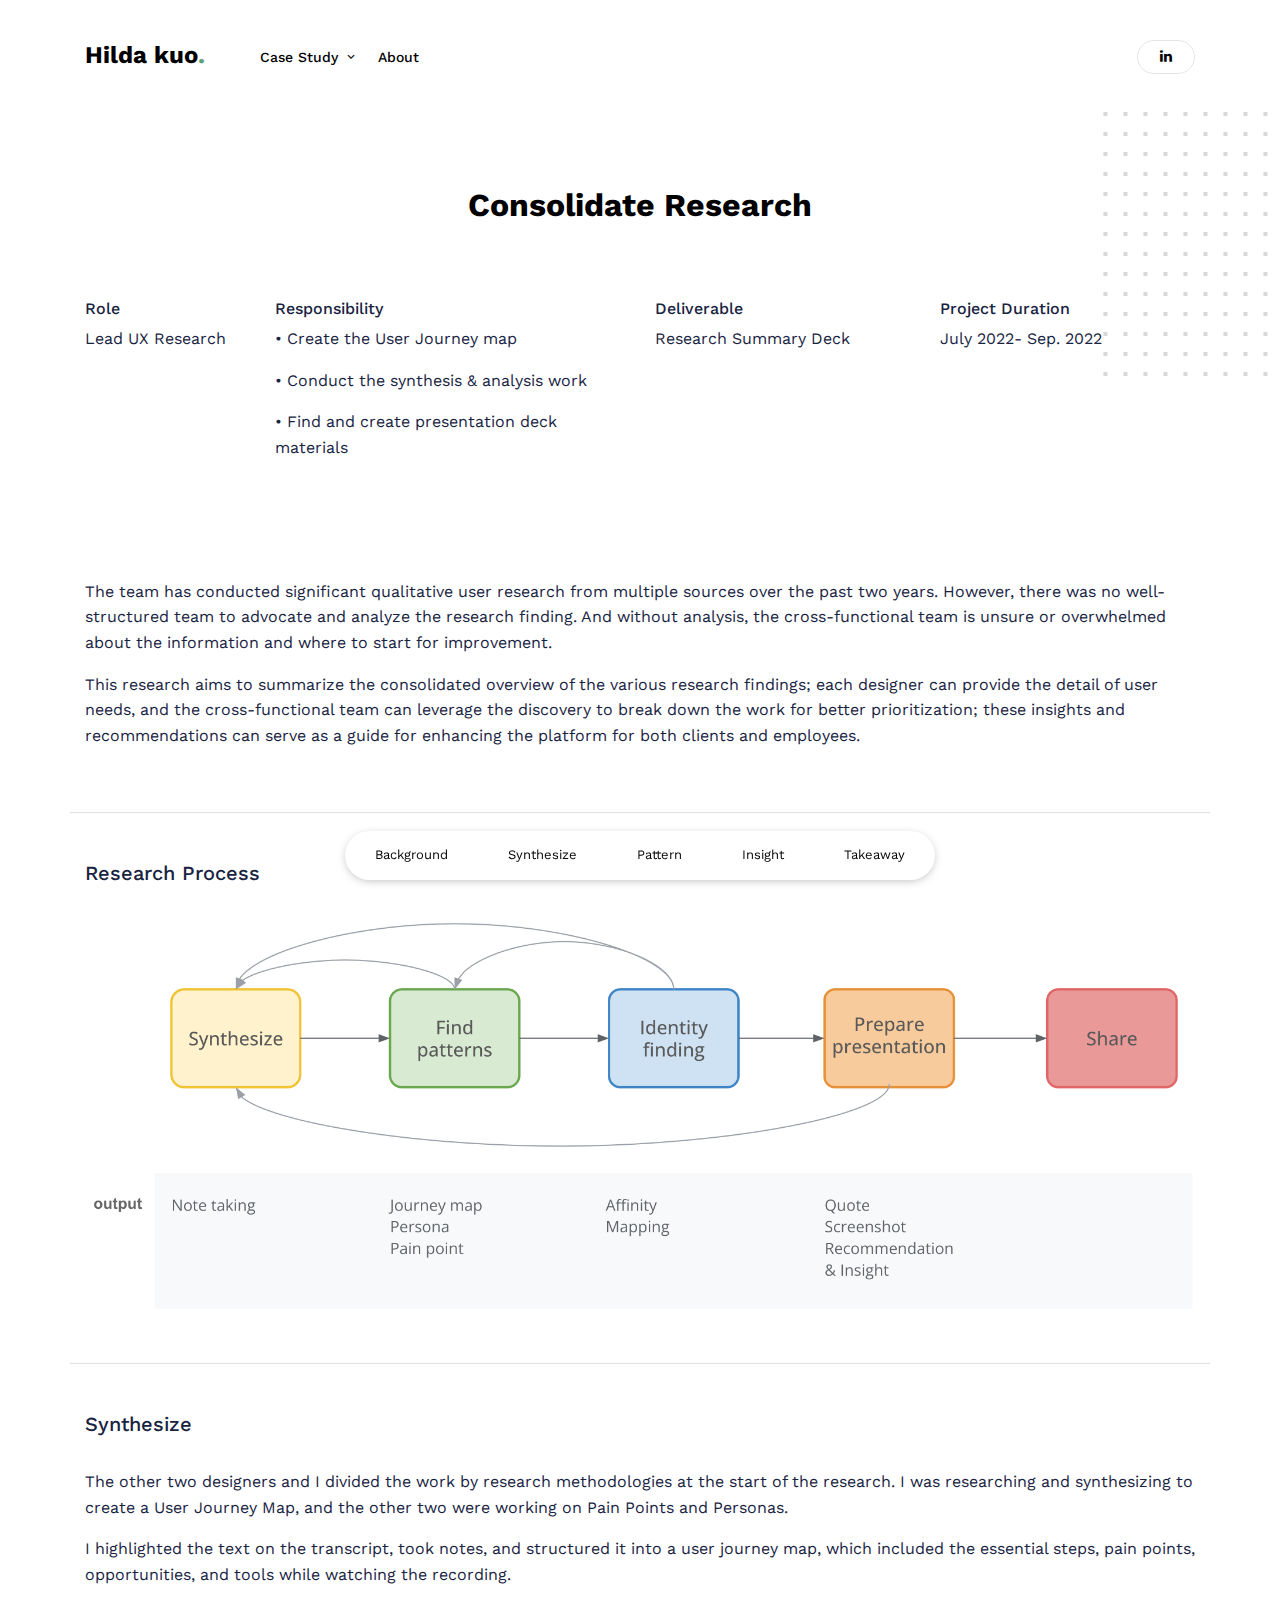
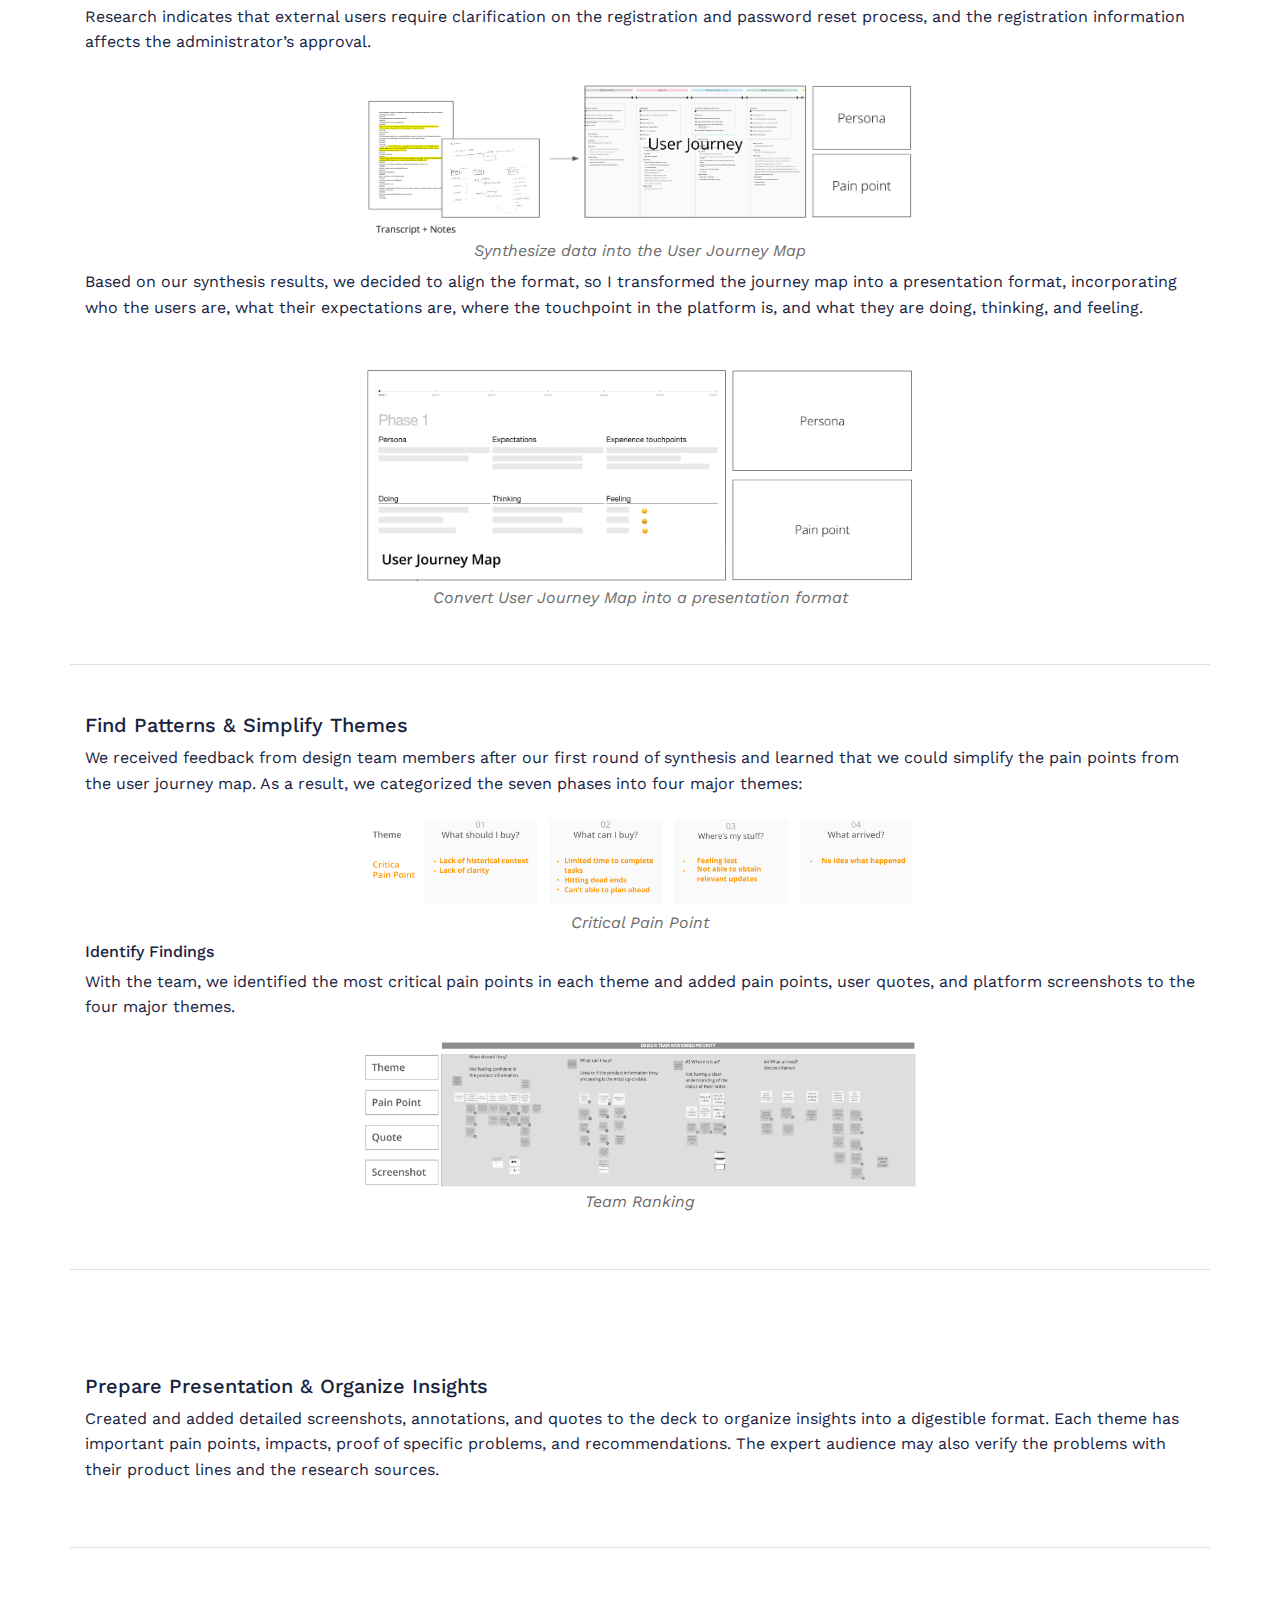
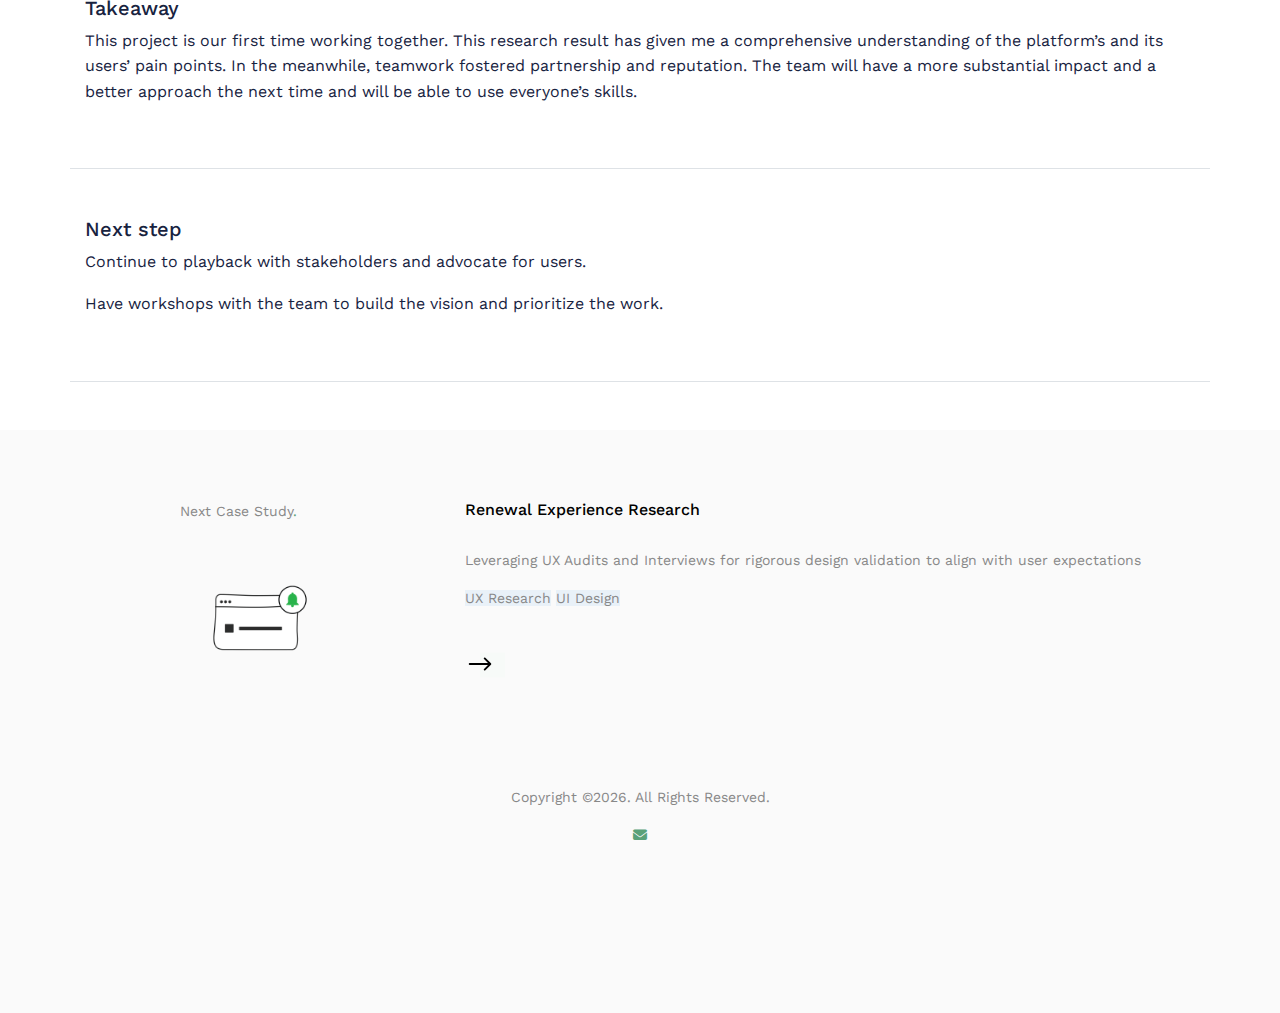
<file: ConsolidateResearch.html>
<!-- /*
* Template Name: Landing
* Template Author: Untree.co
* Author URI: https://untree.co/
* License: https://creativecommons.org/licenses/by/3.0/
*/ -->
<!doctype html>
<html lang="en">



<head>
  <meta charset="utf-8">
  <meta name="viewport" content="width=device-width, initial-scale=1, shrink-to-fit=no">
  <meta name="author" content="Untree.co">
  <link rel="shortcut icon" href="favicon.png">

  <meta name="description" content="" />
  <meta name="keywords" content="" />

  <link rel="preconnect" href="https://fonts.googleapis.com">
  <link rel="preconnect" href="https://fonts.gstatic.com" crossorigin>
  <link href="https://fonts.googleapis.com/css2?family=Work+Sans:wght@400;500;600;700&display=swap" rel="stylesheet">

  <link rel="stylesheet" href="css/bootstrap.min.css">
  <link rel="stylesheet" href="css/owl.carousel.min.css">
  <link rel="stylesheet" href="css/owl.theme.default.min.css">
  <link rel="stylesheet" href="css/jquery.fancybox.min.css">
  <link rel="stylesheet" href="fonts/icomoon/style.css">
  <link rel="stylesheet" href="fonts/flaticon/font/flaticon.css">
  <link rel="stylesheet" href="css/aos.css">
  <link rel="stylesheet" href="css/style.css">
  <link rel="stylesheet" href="css/anchor.css">
  

  <link rel="stylesheet" href="https://cdnjs.cloudflare.com/ajax/libs/font-awesome/6.4.2/css/all.min.css">

  <title>Consolidate Research</title>
</head>




<body data-spy="scroll" data-target=".site-navbar-target" data-offset="100">
    
  <div class="site-mobile-menu site-navbar-target">
    <div class="site-mobile-menu-header">
      <div class="site-mobile-menu-close">
        <span class="icofont-close js-menu-toggle"></span>
      </div>
    </div>
    <div class="site-mobile-menu-body"></div>
  </div>


  
  
  <nav class="site-nav dark js-site-navbar mb-5 site-navbar-target">
    <div class="container">
      <div class="site-navigation">
        <a href="index.html" class="logo m-0 float-left">Hilda kuo<span class="text-primary">.</span></a>
        <ul class="js-clone-nav d-none d-lg-inline-block site-menu float-left">          
          <li class="has-children">
            <a href="#" class="nav-link">Case Study</a>
            <ul class="dropdown">
              <li><a href="PMS.html" class="nav-link">Power Management</a></li>
              <li><a href="PlatformAccess.html" class="nav-link">Platform Access</a></li>
              <li><a href="ConsolidateResearch.html" class="nav-link">Consolidate Research</a></li>
              <li><a href="RenewalExperience.html" class="nav-link">Renewal Experience</a></li>
              <li><a href="VirtualKeyboardEnhancement.html" class="nav-link">Virtual Keyboard</a></li>
            </ul>
          </li>
          
          <li><a href="about.html" class="nav-link">About</a></li>
            
          </li>


          
      
          <!--- <li><a href="#Case-Study-section" class="nav-link">Case Study</a></li>
          <li><a href="#pricing-section" class="nav-link">Pricing</a></li> 
          <li><a href="#about-section" class="nav-link">About</a></li>
          <li><a href="#contact-section" class="nav-link">Contact</a></li>-->
        </ul>
        <!--
        <ul class="js-clone-nav d-none mt-1 d-lg-inline-block site-menu float-right">
          <li class="cta-button-outline"><a href="signin.html">Sign in</a></li>
          <li class="cta-primary"><a href="register.html">Register</a></li>
        </ul>-->
        <ul class="js-clone-nav d-none mt-1 d-lg-inline-block site-menu float-right">
          <li class="cta-button-outline"><a href="https://www.linkedin.com/in/hildakuo/"><span class="icon-linkedin"></span></a></li>
        </ul>


        <a href="#" class="burger ml-auto float-right site-menu-toggle js-menu-toggle d-inline-block dark d-lg-none" data-toggle="collapse" data-target="#main-navbar">
          <span></span>
        </a>

      </div>
    </div>
  </nav>

  
  <p id="Home"></p>
  <div class="untree_co-hero py-5 mb-0" id="home-section">
    <div class="container">
      <div class="untree_co-hero py-5 mb-0" id="home-section">
      <div class="row">
        <div class="col-12">
          <div class="dots"></div>
          <div class="row justify-content-center">
            <div class="col-md-12 text-center">
              <br>
              <br>
              <br>
              <h1 class="heading" data-aos="fade-up" data-aos-delay="0">Consolidate Research</h1>
              
              
            </div>
          </div>
        </div>
      </div> <!-- /.row -->
    </div> <!-- /.container -->
  </div> <!-- /.untree_co-hero -->

  <a name="Background" class="shifted-anchor"></a>
  <div class="container">

    <div class="row">
      <div class="col-lg-2 ml-auto">
        <div class="widget">
          <h6>Role</h6>
          <p>Lead UX Research</p>
        </div> <!-- /.widget -->
      </div> <!-- /.col-lg-4 -->

      <div class="col-lg-4 ml-auto">
        <div class="widget">
          <h6>Responsibility</h6>
          <p>• Create the User Journey map</p>
          <p>• Conduct the synthesis & analysis work</p>
          <p>• Find and create presentation deck materials</p>
            
        </div> <!-- /.widget -->
      </div> <!-- /.col-lg-3 -->

      
    
      <div class="col-lg-3 ml-auto">
        <div class="widget">
          <h6>Deliverable</h6>
          <p>Research Summary Deck</p>
        </div> <!-- /.widget -->
      </div> <!-- /.col-lg-3 -->

      <div class="col-lg-3 ml-auto">
        <div class="widget">
          <h6>Project Duration</h6>
          <p>July 2022- Sep. 2022</p>
        </div> <!-- /.widget -->
      </div> <!-- /.col-lg-3 -->
    </div> <!-- /.row -->
  </div> <!-- /.container -->

  <Br>
  


  <div class="container pb-5 mb-5 border-bottom">
    <div class="row">
      <div class="col-lg-12">
        <br>
        <br>
        <br>
        <P>The team has conducted significant qualitative user research from multiple sources over the past two years. However, there was no well-structured team to advocate and analyze the research finding. And without analysis, the cross-functional team is unsure or overwhelmed about the information and where to start for improvement.</P>
        <P>This research aims to summarize the consolidated overview of the various research findings; each designer can provide the detail of user needs, and the cross-functional team can leverage the discovery to break down the work for better prioritization; these insights and recommendations can serve as a guide for enhancing the platform for both clients and employees.</P>
      </div>
    </div>
  </div>


  
  
  <div class="container pb-5 mb-5 border-bottom">
      <div class="row">
        <div class="col-lg-12">
        <h5>Research Process</h5>  
        <img src="images/Research-Process.png" alt="Image" class="img-fluid">
        
        </div>
      </div>
  </div>
  
   
  
    <a name="Synthesize" class="shifted-anchor"></a>
    <div class="container pb-5 mb-5 border-bottom">
      <div class="row">
        <div class="col-lg-12">
        <h5>Synthesize</h5> 
        <br> 
        <p>The other two designers and I divided the work by research methodologies at the start of the research. I was researching and synthesizing to create a User Journey Map, and the other two were working on Pain Points and Personas.</p>
        <p>I highlighted the text on the transcript, took notes, and structured it into a user journey map, which included the essential steps, pain points, opportunities, and tools while watching the recording.</p>
        <P>Research indicates that external users require clarification on the registration and password reset process, and the registration information affects the administrator’s approval.</P>
        <figure>
          <img src="images/Synthesize-data-into-the-User-Journey-Map-1.png" alt="Synthesize data into the User Journey Map" class="img-fluid center">
          <figcaption>Synthesize data into the User Journey Map</figcaption>
        </figure>
        <P>Based on our synthesis results, we decided to align the format, so I transformed the journey map into a presentation format, incorporating who the users are, what their expectations are, where the touchpoint in the platform is, and what they are doing, thinking, and feeling.</P>
        <br>
        <figure>
            <img src="images/Convert-User-Journey-Map-into-a-presentation-format.png" alt="Convert User Journey Map into a presentation format" class="img-fluid center">
            <figcaption>Convert User Journey Map into a presentation format </figcaption>
          </figure>
      </div>
    </div>
  </div>
  


    

   
    


    <a name="Patterns" class="shifted-anchor"></a> 
    <div class="container pb-5 mb-5 border-bottom">
      <div class="row">
        <div class="col-lg-12">
        <h5>Find Patterns & Simplify Themes</h5>
        <P>We received feedback from design team members after our first round of synthesis and learned that we could simplify the pain points from the user journey map. As a result, we categorized the seven phases into four major themes:</P>

        <figure>
          <img src="images/Critical-pain-points.png" alt="Critical pain points" class="img-fluid center">
        <figcaption>Critical Pain Point</figcaption>
            </div>
        </div>
      
     
        <h6>Identify Findings</h6>
        <P>With the team, we identified the most critical pain points in each theme and added pain points, user quotes, and platform screenshots to the four major themes.</P>

        <figure>
          <img src="images/Team-rankings.png" alt="Team rankings" class="img-fluid center">
        <figcaption>Team Ranking</figcaption>
            </div>
        <figure>

    </div>
  
  
    <a name="Insight" class="shifted-anchor"></a> 
    <div class="container pb-5 mb-5 border-bottom">
      <div class="row">
        <div class="col-lg-12">
        <h5>Prepare Presentation & Organize Insights</h5>
        <P>Created and added detailed screenshots, annotations, and quotes to the deck to organize insights into a digestible format. Each theme has important pain points, impacts, proof of specific problems, and recommendations. The expert audience may also verify the problems with their product lines and the research sources.</P> 
        </div>
        </div>
    </div>
  
    
    <a name="Takeaway" class="shifted-anchor"></a> 
    <div class="container pb-5 mb-5 border-bottom">
      <div class="row">
        <div class="col-lg-12">
        <h5>Takeaway</h5>
        <P>This project is our first time working together. This research result has given me a comprehensive understanding of the platform’s and its users’ pain points. In the meanwhile, teamwork fostered partnership and reputation. The team will have a more substantial impact and a better approach the next time and will be able to use everyone’s skills.</P> 
        </div>
        </div>
    </div>
  
    
    

    <div class="container pb-5 mb-5 border-bottom">
      <div class="row">
        <div class="col-lg-12">
        <h5>Next step</h5>
        <p>Continue to playback with stakeholders and advocate for users.</p>
        <p>Have workshops with the team to build the vision and prioritize the work.</p>
        </div>
      </div>
    </div>




    
    

  
    <div class="site-footer">

      <div class="footer-dots"></div> <!-- /.footer-dots -->
      <div class="container">
        <div class="row">
          <div class="col-lg-2 ml-auto">
            <div class="widget">
              <p>Next Case Study<span class="text-primary">.</span> </p>
              <img src="images/Renewal_cover.png" alt="Image" class="img-fluid">
  
            </div> <!-- /.widget -->
            
          </div> <!-- /.col-lg-4 -->
    
          <div class="col-lg-8 ml-auto">
            <div class="widget">
              <h3>Renewal Experience Research</h3>
              <p>Leveraging UX Audits and Interviews for rigorous design validation to align with user expectations</p>  
              <span class="highlight">UX Research</span>&nbsp;<span class="highlight">UI Design</span>
            </div> <!-- /.widget -->
            <p class="mb-0"><a href="RenewalExperience.html" class="read-more-arrow">
              <svg class="bi bi-arrow-right" width="1em" height="1em" viewBox="0 0 16 16" fill="currentColor" xmlns="http://www.w3.org/2000/svg">
                <path fill-rule="evenodd" d="M10.146 4.646a.5.5 0 0 1 .708 0l3 3a.5.5 0 0 1 0 .708l-3 3a.5.5 0 0 1-.708-.708L12.793 8l-2.647-2.646a.5.5 0 0 1 0-.708z"/>
                <path fill-rule="evenodd" d="M2 8a.5.5 0 0 1 .5-.5H13a.5.5 0 0 1 0 1H2.5A.5.5 0 0 1 2 8z"/>
              </svg>
            </a></p>
          </div> <!-- /.col-lg-3 -->
    
          
  
      </div> <!-- /.container -->
    </div> <!-- /.site-footer -->

  <div id="overlayer"></div>
  <div class="loader">
    <div class="spinner-border" role="status">
      <span class="sr-only">Loading...</span>
    </div>
  </div>

  <div class="row mt-5">
    <div class="col-12 text-center">
      <p class="copyright">Copyright &copy;<script>document.write(new Date().getFullYear());</script>. All Rights Reserved.</p>
      <a href="mailto:KuoHilda@gmail.com"><i class="fa fa-envelope"></i></a>
    </div>
  </div>





<!--Anchor-->

<div class="untree_co-hero py-5 mb-0" id="home-section">
  <div class="container">
    <div class="row">
      <div class="col-12">
        
        <div class="row justify-content-center">
          <div class="col-md- text-center anchor">
            <a href="#Background">Background</a>
            <a href="#Synthesize">Synthesize</a>
            <a href="#Patterns">Pattern</a>
            <a href="#Insight">Insight</a>
            <a href="#Takeaway">Takeaway</a>
          </div> 
        </div>
      
    </div> <!-- /.row -->
  </div> <!-- /.container -->
</div> <!-- /.untree_co-hero -->




<script src="js/jquery-3.4.1.min.js"></script>
<script src="js/jquery-migrate-3.0.1.min.js"></script>
<script src="js/popper.min.js"></script>
<script src="js/bootstrap.min.js"></script>
<script src="js/owl.carousel.min.js"></script>
<script src="js/jquery.easing.1.3.js"></script>
<script src="js/jquery.animateNumber.min.js"></script>
<script src="js/jquery.waypoints.min.js"></script>
<script src="js/jquery.fancybox.min.js"></script>
<script src="js/aos.js"></script>

<script src="js/custom.js"></script>

  
</body>

</html>
</file>
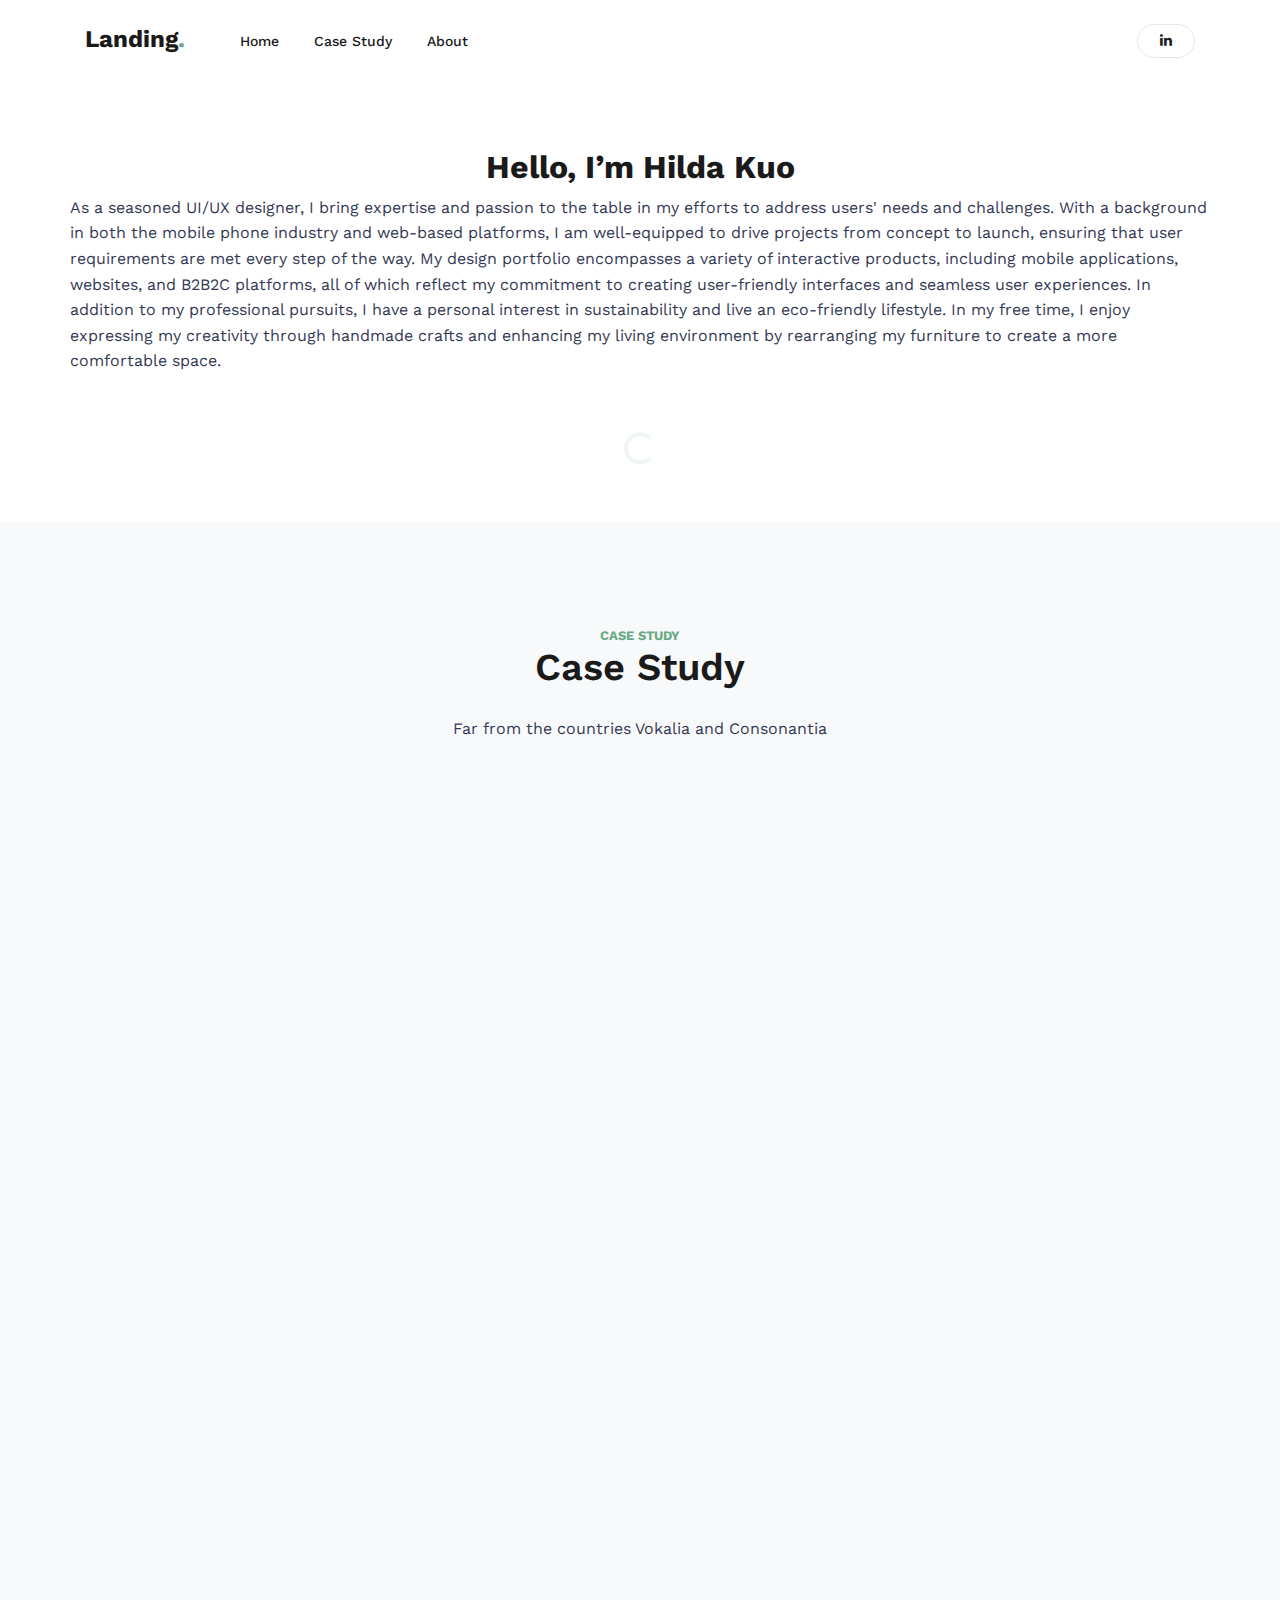
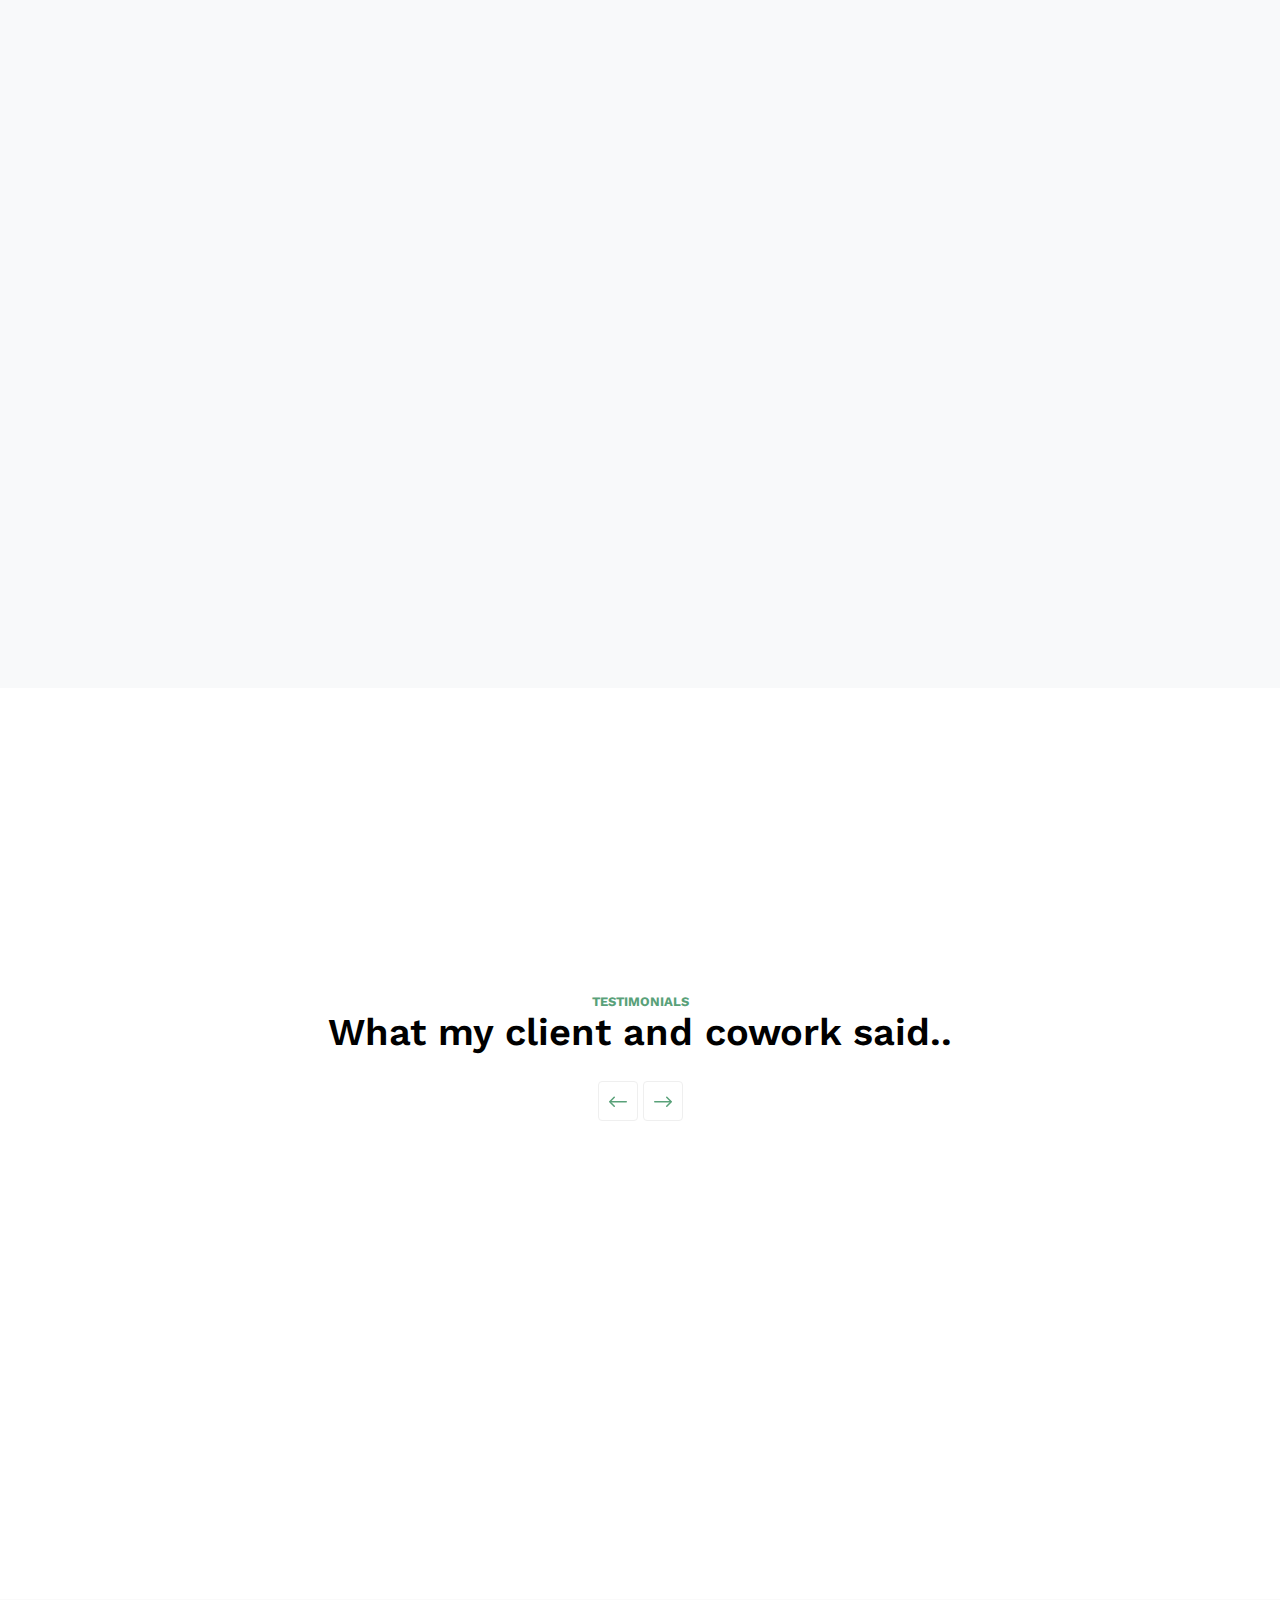
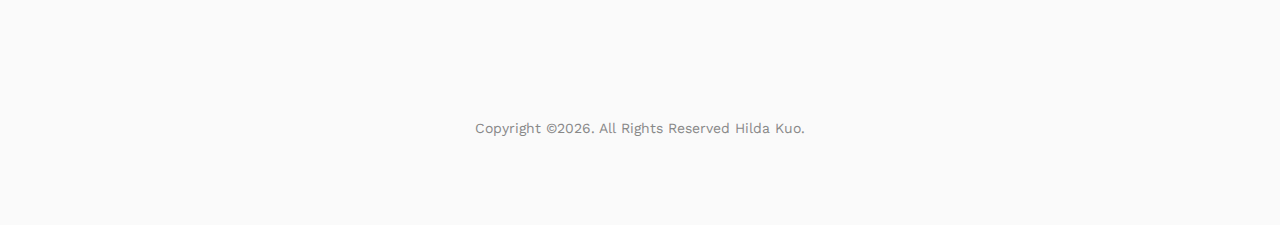
<file: index_test.html>
<!-- /*
* Template Name: Landing
* Template Author: Untree.co
* Author URI: https://untree.co/
* License: https://creativecommons.org/licenses/by/3.0/
*/ -->
<!doctype html>
<html lang="en">

<head>
  <meta charset="utf-8">
  <meta name="viewport" content="width=device-width, initial-scale=1, shrink-to-fit=no">
  <meta name="author" content="Untree.co">
  <link rel="shortcut icon" href="favicon.png">

  <meta name="description" content="" />
  <meta name="keywords" content="" />

  <link rel="preconnect" href="https://fonts.googleapis.com">
  <link rel="preconnect" href="https://fonts.gstatic.com" crossorigin>
  <link href="https://fonts.googleapis.com/css2?family=Work+Sans:wght@400;500;600;700&display=swap" rel="stylesheet">

  <link rel="stylesheet" href="css/bootstrap.min.css">
  <link rel="stylesheet" href="css/owl.carousel.min.css">
  <link rel="stylesheet" href="css/owl.theme.default.min.css">
  <link rel="stylesheet" href="css/jquery.fancybox.min.css">
  <link rel="stylesheet" href="fonts/icomoon/style.css">
  <link rel="stylesheet" href="fonts/flaticon/font/flaticon.css">
  <link rel="stylesheet" href="css/aos.css">
  <link rel="stylesheet" href="css/style.css">

  <title>Hilda's Portfolio</title>
</head>

<body data-spy="scroll" data-target=".site-navbar-target" data-offset="100">

  <div class="site-mobile-menu site-navbar-target">
    <div class="site-mobile-menu-header">
      <div class="site-mobile-menu-close">
        <span class="icofont-close js-menu-toggle"></span>
      </div>
    </div>
    <div class="site-mobile-menu-body"></div>
  </div>


  
  <nav class="site-nav dark js-site-navbar mb-5 site-navbar-target">
    <div class="container">
      <div class="site-navigation">
        <a href="index.html" class="logo m-0 float-left">Landing<span class="text-primary">.</span></a>

        <ul class="js-clone-nav d-none d-lg-inline-block site-menu float-left">
          <li class="active"><a href="#home-section" class="nav-link">Home</a></li>

          <li><a href="#features-section" class="nav-link">Case Study</a></li>
          
          <li><a href="about.html" class="nav-link">About</a></li>
          
        </ul>

        <ul class="js-clone-nav d-none mt-1 d-lg-inline-block site-menu float-right">
          <li class="cta-button-outline"><a href="https://www.linkedin.com/in/hildakuo/"><span class="icon-linkedin"></span></a></li>
          
        </ul>



        <a href="#" class="burger ml-auto float-right site-menu-toggle js-menu-toggle d-inline-block dark d-lg-none" data-toggle="collapse" data-target="#main-navbar">
          <span></span>
        </a>

      </div>
    </div>
  </nav>
  

  <div class="untree_co-hero pb-0" id="home-section">
    <div class="container">
      <div class="row">

       

      </div> <!-- /.row -->
    </div> <!-- /.container -->
    <!-- <div class="illustration">
      
    </div> -->
  </div> <!-- /.untree_co-hero -->





  


  <div class="untree_co-hero pb-0" id="home-section">
    <div class="container">
      <div class="row">

        <div class="col-12">
          
          <div class="row justify-content-center">
            <div class="col-md-7 text-center mb-3">
              <h1 class="heading" data-aos="fade-up" data-aos-delay="0"></h1>
          
          </div>
          <div class="row align-items-center">

            <div class="col-lg-12">
              <div class="intro">

                <div class="excerpt"data-aos="fade-up" data-aos-delay="1000">
                  <BR>
                  <BR>
                  <BR>
                  <BR>
                  <h2 class="font-weight-bold text-center">Hello, I’m Hilda Kuo </h2>
                  <p>As a seasoned UI/UX designer, I bring expertise and passion to the table in my efforts to address users' needs and challenges. With a background in both the mobile phone industry and web-based platforms, I am well-equipped to drive projects from concept to launch, ensuring that user requirements are met every step of the way. My design portfolio encompasses a variety of interactive products, including mobile applications, websites, and B2B2C platforms, all of which reflect my commitment to creating user-friendly interfaces and seamless user experiences.
                    In addition to my professional pursuits, I have a personal interest in sustainability and live an eco-friendly lifestyle. In my free time, I enjoy expressing my creativity through handmade crafts and enhancing my living environment by rearranging my furniture to create a more comfortable space.</p>  
                  <BR>
                  <BR>
                </div> <!-- /.excerpt -->
                <p data-aos="fade-up "  data-aos-delay="200">
                
                </p>
                <BR>
                <BR>
              </div>
              
            </div> <!-- /.col-lg-5 -->

          </div>
        </div>

      </div> <!-- /.row -->
    </div> <!-- /.container -->
    <!-- <div class="illustration">
    </div> -->
  </div> 











  <!-- Case Study Section -->
  <div class="untree_co-section bg-light" id="features-section">
    <div class="container">
      <div class="row mb-5">
        <div class="col-12 text-center" data-aos="fade-up" data-aos-delay="0">
          <span class="caption">Case Study</span>
          <h2 class="heading">Case Study</h2>
          <p>Far from the countries Vokalia and Consonantia</p>
        </div>
      </div> <!-- /.row -->

      <div class="row">
        <!-- Case1 start--> 
        <div class="col-md-6 mb-4 mb-lg-0 col-lg-4"  data-aos="fade-up" data-aos-delay="0">
          <div class="news-item">
            <div class="author d-flex">
              <div class="pic mr-3">
                <a href="PMS.html"><img src="images/ems-cover.png" alt="Image" class="img-fluid"></a>
        
              </div>
              </div>
            <div class="news-contents mb-4">
            </div>
            <div class="news-contents mb-4">
              <h3><a href="PMS.html">Power Management System</a></h3>
              <p>How I worked with Formosa to develop proprietary Solar’s Performance Management System.</p>  
              <span class="post-meta-2">2021</span>
            </div>
            <p class="mb-0"><a href="#" class="read-more-arrow">
              <svg class="bi bi-arrow-right" width="1em" height="1em" viewBox="0 0 16 16" fill="currentColor" xmlns="http://www.w3.org/2000/svg">
                <path fill-rule="evenodd" d="M10.146 4.646a.5.5 0 0 1 .708 0l3 3a.5.5 0 0 1 0 .708l-3 3a.5.5 0 0 1-.708-.708L12.793 8l-2.647-2.646a.5.5 0 0 1 0-.708z"/>
                <path fill-rule="evenodd" d="M2 8a.5.5 0 0 1 .5-.5H13a.5.5 0 0 1 0 1H2.5A.5.5 0 0 1 2 8z"/>
              </svg>
            </a></p>
          </div>  
        </div>
        <!-- Case1 ends--> 


        <!-- Case2 start--> 
        <div class="col-md-6 mb-4 mb-lg-0 col-lg-4"  data-aos="fade-up" data-aos-delay="100">
          <div class="news-item">
           <div class="author d-flex">
              <div class="pic mr-3">
                <a href="PlatformAccess.html"><img src="images/PlatformAccess_cover.png" alt="Image" class="img-fluid"></a>
              </div>
              </div>
            <div class="news-contents mb-4">
            </div>
            <div class="news-contents mb-4">
              <h3><a href="PlatformAccess.html">Platform Access</a></h3>
              <p>How I created a frictionless onboarding and access management experience.</p>  
              <span class="post-meta-2">2022</span>

            </div>
            
            <p class="mb-0"><a href="#" class="read-more-arrow">
              <svg class="bi bi-arrow-right" width="1em" height="1em" viewBox="0 0 16 16" fill="currentColor" xmlns="http://www.w3.org/2000/svg">
                <path fill-rule="evenodd" d="M10.146 4.646a.5.5 0 0 1 .708 0l3 3a.5.5 0 0 1 0 .708l-3 3a.5.5 0 0 1-.708-.708L12.793 8l-2.647-2.646a.5.5 0 0 1 0-.708z"/>
                <path fill-rule="evenodd" d="M2 8a.5.5 0 0 1 .5-.5H13a.5.5 0 0 1 0 1H2.5A.5.5 0 0 1 2 8z"/>
              </svg>
            </a></p>
          </div> 
        </div>
        

       
        <!-- Case3 start--> 
        <div class="col-md-12 col-lg-4"  data-aos="fade-up" data-aos-delay="300">
          <div class="news-item">
            <div class="author d-flex">
              <div class="pic mr-3">
                <a href="ConsolidateResearch.html"><img src="images/ConsolidateResearch_cover.png" alt="Image" class="img-fluid"></a>
              </div>
              </div>
            <div class="news-contents mb-4">
            </div>
            <div class="news-contents mb-4">
              <h3><a href="ConsolidateResearch.html">Consolidate Research</a></h3>
              <p>Synthesized and analyzed enormous research into one set of findings and insights</p>  
              <span class="post-meta-2">2022</span>

            </div>
            
            <p class="mb-0"><a href="http://www.google.com" class="read-more-arrow">
              <svg class="bi bi-arrow-right" width="1em" height="1em" viewBox="0 0 16 16" fill="currentColor" xmlns="http://www.w3.org/2000/svg">
                <path fill-rule="evenodd" d="M10.146 4.646a.5.5 0 0 1 .708 0l3 3a.5.5 0 0 1 0 .708l-3 3a.5.5 0 0 1-.708-.708L12.793 8l-2.647-2.646a.5.5 0 0 1 0-.708z"/>
                <path fill-rule="evenodd" d="M2 8a.5.5 0 0 1 .5-.5H13a.5.5 0 0 1 0 1H2.5A.5.5 0 0 1 2 8z"/>
              </svg>
            </a></p>
            
          </div>
        </div>
      </div>
      <div class="container">
        <div class="row mb-5">
          <div class="col-12 text-center" data-aos="fade-up" data-aos-delay="0">
            
            
            </a>
            
          </div>
        </div> 
        
        
    </div>
    <div class="row">
      <!-- Case4 start--> 
      <div class="col-md-6 mb-4 mb-lg-0 col-lg-4"  data-aos="fade-up" data-aos-delay="0">
        <div class="news-item">
          <div class="author d-flex">
            <div class="pic mr-3">
              <a href="RenewalExperience.html"><img src="images/Renewal_cover.png" alt="Image" class="img-fluid"></a>
            </div>
            </div>
          <div class="news-contents mb-4">
          </div>
          <div class="news-contents mb-4">



            
            <h3><a href="RenewalExperience.html">Renewal Experience Research</a></h3>
              <p>How I used UX audits and interviews to validate my design</p>  
              <span class="post-meta-2">2021</span>


            
          </div>
          <p class="mb-0"><a href="#" class="read-more-arrow">
            <svg class="bi bi-arrow-right" width="1em" height="1em" viewBox="0 0 16 16" fill="currentColor" xmlns="http://www.w3.org/2000/svg">
              <path fill-rule="evenodd" d="M10.146 4.646a.5.5 0 0 1 .708 0l3 3a.5.5 0 0 1 0 .708l-3 3a.5.5 0 0 1-.708-.708L12.793 8l-2.647-2.646a.5.5 0 0 1 0-.708z"/>
              <path fill-rule="evenodd" d="M2 8a.5.5 0 0 1 .5-.5H13a.5.5 0 0 1 0 1H2.5A.5.5 0 0 1 2 8z"/>
            </svg>
          </a></p>
        </div>  
      </div>
     


      <!-- Case5 start--> 
      <div class="col-md-6 mb-4 mb-lg-0 col-lg-4"  data-aos="fade-up" data-aos-delay="100">
        <div class="news-item">
         <div class="author d-flex">
            <div class="pic mr-3">
              <a href="VirtualKeyboardEnhancement.html"><img src="images/keypad_cover.png" alt="Image" class="img-fluid"></a>
              
            </div>
            </div>
          <div class="news-contents mb-4">
          </div>
          <div class="news-contents mb-4">
              <h3><a href="VirtualKeyboardEnhancement.html">Virtual Keyboard Enhancement</a></h3>
              <p>Improved 10% hit rate in the Android virtual keyboard and received a U.S. Patent</p>  
              <span class="post-meta-2">Patent</span>

          </div>
          
          <p class="mb-0"><a href="#" class="read-more-arrow">
            <svg class="bi bi-arrow-right" width="1em" height="1em" viewBox="0 0 16 16" fill="currentColor" xmlns="http://www.w3.org/2000/svg">
              <path fill-rule="evenodd" d="M10.146 4.646a.5.5 0 0 1 .708 0l3 3a.5.5 0 0 1 0 .708l-3 3a.5.5 0 0 1-.708-.708L12.793 8l-2.647-2.646a.5.5 0 0 1 0-.708z"/>
              <path fill-rule="evenodd" d="M2 8a.5.5 0 0 1 .5-.5H13a.5.5 0 0 1 0 1H2.5A.5.5 0 0 1 2 8z"/>
            </svg>
          </a></p>
        </div> 
      </div>
      

     
      <!-- Case6 start
      <div class="col-md-12 col-lg-4"  data-aos="fade-up" data-aos-delay="300">
        <div class="news-item">
          <div class="author d-flex">
            <div class="pic mr-3">
              <img src="images/person_2.jpg" alt="Image" class="img-fluid">
            </div>
            </div>
          <div class="news-contents mb-4">
          </div>
          <div class="news-contents mb-4">
              <h3><a href="#">Project AA</a></h3>
              <p>er named Duden flows by their place and supplies it with the necessary regelialia.</p>  
              <span class="post-meta-2">2021</span>

          </div>
          
          <p class="mb-0"><a href="http://www.google.com" class="read-more-arrow">
            <svg class="bi bi-arrow-right" width="1em" height="1em" viewBox="0 0 16 16" fill="currentColor" xmlns="http://www.w3.org/2000/svg">
              <path fill-rule="evenodd" d="M10.146 4.646a.5.5 0 0 1 .708 0l3 3a.5.5 0 0 1 0 .708l-3 3a.5.5 0 0 1-.708-.708L12.793 8l-2.647-2.646a.5.5 0 0 1 0-.708z"/>
              <path fill-rule="evenodd" d="M2 8a.5.5 0 0 1 .5-.5H13a.5.5 0 0 1 0 1H2.5A.5.5 0 0 1 2 8z"/>
            </svg>
          </a></p>
          
        </div>
      </div>
    </div>
    --> 
    















 <!-- <div class="untree_co-section">
    <div class="container">

      <div class="row mb-5">
        <div class="col-12 text-center" data-aos="fade-up" data-aos-delay="0">
          <span class="caption">Features</span>
          <h2 class="heading">Advantage of using our products</h2>
          <p>Far from the countries Vokalia and Consonantia</p>
        </div>
      </div> <!-- /.row -->

      

    </div> <!-- /.container -->
  </div> <!-- /.untree_co-section -->


  

  <div class="untree_co-section">
    <div class="container">
      <div class="row">
        <div class="col-lg-6">
          <div class="mb-4" data-aos="fade-up" data-aos-delay="300">
            <div class="untree_co-testimonial d-flex">


            </div> <!-- /.untree_co-testimonial -->
          </div> <!-- /.mb-4 -->
        </div>
        
      </div>
    </div>
  </div>
  </div> <!-- /.untree_co-section -->

 


  
  <div class="untree_co-section">
    <div class="container">
    </div> <!-- /.container -->
  </div> <!-- /.untree_co-section -->

  

  <div class="untree_co-section" id="testimonials-section">
    <div class="container">
      <div class="row mb-5">
        <div class="col-lg-12 text-center">
          <span class="caption">Testimonials</span>
          <h2 class="heading">What my client and cowork said..</h2>

          <div>
            <a href="#" class="js-custom-prev-v2 cusotm-slider-nav custom-prev"><span><svg class="bi bi-arrow-left" width="1em" height="1em" viewBox="0 0 16 16" fill="currentColor" xmlns="http://www.w3.org/2000/svg">
              <path fill-rule="evenodd" d="M5.854 4.646a.5.5 0 0 1 0 .708L3.207 8l2.647 2.646a.5.5 0 0 1-.708.708l-3-3a.5.5 0 0 1 0-.708l3-3a.5.5 0 0 1 .708 0z"/>
              <path fill-rule="evenodd" d="M2.5 8a.5.5 0 0 1 .5-.5h10.5a.5.5 0 0 1 0 1H3a.5.5 0 0 1-.5-.5z"/>
            </svg></span></a>
            <a href="#" class="js-custom-next-v2 cusotm-slider-nav custom-next"><span>
              <svg class="bi bi-arrow-right" width="1em" height="1em" viewBox="0 0 16 16" fill="currentColor" xmlns="http://www.w3.org/2000/svg">
                <path fill-rule="evenodd" d="M10.146 4.646a.5.5 0 0 1 .708 0l3 3a.5.5 0 0 1 0 .708l-3 3a.5.5 0 0 1-.708-.708L12.793 8l-2.647-2.646a.5.5 0 0 1 0-.708z"/>
                <path fill-rule="evenodd" d="M2 8a.5.5 0 0 1 .5-.5H13a.5.5 0 0 1 0 1H2.5A.5.5 0 0 1 2 8z"/>
              </svg></span>
            </a>
          </div>
        </div>
      </div>
      <div class="row justify-content-center">

        <div class="col-lg-12" data-aos="fade" data-aos-delay="200">
          <div class="owl-2-slider owl-carousel">
            <div class="item">
              <div class="untree_co-testimonial d-flex">

                <div class="text">
                  <blockquote>
                    &ldquo;Working with Hilda on User Experience for Nike Partners/Accounts was an absolute joy and smooth ride. With limited resources, Hilda brought efficiency and expertise to the table. We were able to uncover the Seasonal journeys of our customers, conducting interviews, synthesizing surveys, and connecting with them in ways we never did before. She is an expert in understanding and empathizing with the users, gaining essential insights to enhance partner experiences. Hilda also led the research of Nike's partner user experience bringing focus to the team efforts and better prioritization of the work as a cross functional team. Working with Hilda was a privilege and joy, and I was very lucky to have had worked with her! &rdquo;
                  </blockquote>
                  <div class="author d-flex">
                    <div class="pic mr-3">
                      <img src="images/notion-avatar-1703996938161.png" alt="Image" class="img-fluid">
                    </div>
                    <div>
                      <strong class="d-block">One</strong><span class="d-block">Nike, User Experience Manager</span> 
                    </div>

                  </div>
                </div>
              </div> <!-- /.untree_co-testimonial -->
            </div>

            <div class="item">
              <div class="untree_co-testimonial d-flex">

                <div class="text">
                  <blockquote>
                    &ldquo;For the last 3 months, it was my pleasure to work with Hilda on a variety of UX projects on our Growth team. Her thoughtfulness and user centered focus was absolutely invaluable in guiding us to our growth goals. I was impressed not only in her design ability, but also her insightful research interview skills. I wish our contract time together had been longer, as she is an absolute asset to any team she works with.&rdquo;
                  </blockquote>
                  <div class="author d-flex">
                    <div class="pic mr-3">
                      <img src="images/notion-avatar-1703996852247.png" alt="Image" class="img-fluid">
                    </div>
                    <div>
                      <strong class="d-block">Chris</strong><span class="d-block">Autodesk,Principal Experience Designer</span> 
                    </div>

                  </div>
                </div>
              </div> <!-- /.untree_co-testimonial -->
            </div>

            <div class="item">
              <div class="untree_co-testimonial d-flex">

                <div class="text">
                  <blockquote>
                    &ldquo;Hilda is an experienced, passionate and decisive Product Designer.
                    She is my coworker when she was leading the team of CRM (Customer relationship management) at 91APP, e-commerce company. She is an agreeable and adaptable UX leader and guided junior designers to make good progress in design skills, not to mention her responsibility and flexibility. She also a good team player. When we worked on different design sections in one project, she identified the customers’ needs and pain points rapidly as well as developed the solution precisely. I really enjoyed working with her.&rdquo;
                  </blockquote>
                  <div class="author d-flex">
                    <div class="pic mr-3">
                      <img src="images/notion-avatar-1703996885130.png" alt="Image" class="img-fluid">
                    </div>
                    <div>
                      <strong class="d-block">Sophie</strong><span class="d-block">91 app,Lead Product Designer</span> 
                    </div>

                  </div>
                </div>
              </div> <!-- /.untree_co-testimonial -->
            </div>
            
            <div class="item">
              <div class="untree_co-testimonial d-flex">

                <div class="text">
                  <blockquote>
                    &ldquo;For planning mobile device new features at FIH, Hilda and I worked together to define detail requirements.Hilda is a very detailed-orientate and traceability person.
                    She understood each requirement very clearly and ensured requirements are concise, user friendly, and well deployed.
                    She always finished the plan and get the evaluation within tight time frame.
                    I really enjoyed to work with her and hope to have the chance again.&rdquo;
                  </blockquote>
                  <div class="author d-flex">
                    <div class="pic mr-3">
                      <img src="images/notion-avatar-1703996740150.png" alt="Image" class="img-fluid">
                    </div>
                    <div>
                      <strong class="d-block">George</strong><span class="d-block">Foxconn, Product Owner</span> 
                    </div>

                  </div>
                </div>
              </div> <!-- /.untree_co-testimonial -->
            </div>

            <div class="item">
              <div class="untree_co-testimonial d-flex">

                <div class="text">
                  <blockquote>
                    &ldquo;Hilda is an excellent UX designer, who can comprehend requirements quickly and has good communication skill in the team. I am a product owner who often cooperate with Hilda, and she always has high and qualified output for project. She is indeed a talented & experienced UX and has team work spirit which is really important for the success of the product. &rdquo;
                  </blockquote>
                  <div class="author d-flex">
                    <div class="pic mr-3">
                      <img src="images/notion-avatar-1703996577011.png" alt="Image" class="img-fluid">
                    </div>
                    <div>
                      <strong class="d-block"> Emily</strong><span class="d-block">91 app, Product Owner</span> 
                    </div>

                  </div>
                </div>
              </div> <!-- /.untree_co-testimonial -->
            </div>


            <div class="item">
              <div class="untree_co-testimonial d-flex">

                <div class="text">
                  <blockquote>
                    &ldquo;Creative, Clever and a strong self-starter. I worked with Hilda when she was a UI requirement engineer at Foxconn. We also work on a couple of freelance project afterward. The first thing that stood out to me about Hilda was able to grasp and understand complex concepts and turned them into an understandable flow. Most of Hilda’s ideas and concepts were beyond the innovative and she always thinks outside-of-box. She has expert level skills in the sketch, a good understanding of interaction design, communication and the ability to work with engineers.&rdquo;
                  </blockquote>
                  <div class="author d-flex">
                    <div class="pic mr-3">
                      <img src="images/notion-avatar-1703997255722.png" alt="Image" class="img-fluid">
                    </div>
                    <div>
                      <strong class="d-block">Sara</strong><span class="d-block">Foxconn, Deputy Manager</span> 
                    </div>

                  </div>
                </div>
              </div> <!-- /.untree_co-testimonial -->
            </div>

            <div class="item">
              <div class="untree_co-testimonial d-flex">

                <div class="text">
                  <blockquote>
                    &ldquo;Hilda is so talented to be a good designer. She has great sense of web design and user experience field. When we developed the new product features, her understanding of the design thinking process and user-centric and data-driven mindset, drove the project. 

                    She has superior communication skills, meaning that she can take on board opinions from different team members and also offer helpful design advice that benefits every aspect of the team. She has a positive personality that inspires all around her. Working and discussing with her about design is always inspiring and refreshed.&rdquo;
                  </blockquote>
                  <div class="author d-flex">
                    <div class="pic mr-3">
                      <img src="images/notion-avatar-1703996649102.png" alt="Image" class="img-fluid">

                      
                    </div>
                    <div>
                      <strong class="d-block">Jason</strong><span class="d-block">91 app, Head of Product Development</span> 
                    </div>

                  </div>
                </div>
              </div> <!-- /.untree_co-testimonial -->
            </div>

          </div>
        </div>
      </div> <!-- /.row -->    
    </div> <!-- /.container -->  
  </div> <!-- /.untree_co-section -->

 
 

  
  

  <div class="site-footer">

    <div class="footer-dots"></div> <!-- /.footer-dots -->
    <div class="container">

      

      <div class="row mt-5">
        <div class="col-12 text-center">
          <p class="copyright">Copyright &copy;<script>document.write(new Date().getFullYear());</script>. All Rights Reserved Hilda Kuo.
          </p>
        </div>
      </div>
    </div> <!-- /.container -->
  </div> <!-- /.site-footer -->

  <div id="overlayer"></div>
  <div class="loader">
    <div class="spinner-border" role="status">
      <span class="sr-only">Loading...</span>
    </div>
  </div>

  <script src="js/jquery-3.4.1.min.js"></script>
  <script src="js/jquery-migrate-3.0.1.min.js"></script>
  <script src="js/popper.min.js"></script>
  <script src="js/bootstrap.min.js"></script>
  <script src="js/owl.carousel.min.js"></script>
  <script src="js/jquery.easing.1.3.js"></script>
  <script src="js/jquery.animateNumber.min.js"></script>
  <script src="js/jquery.waypoints.min.js"></script>
  <script src="js/jquery.fancybox.min.js"></script>
  <script src="js/aos.js"></script>
  
  <script src="js/custom.js"></script>
  
</body>

</html>
</file>
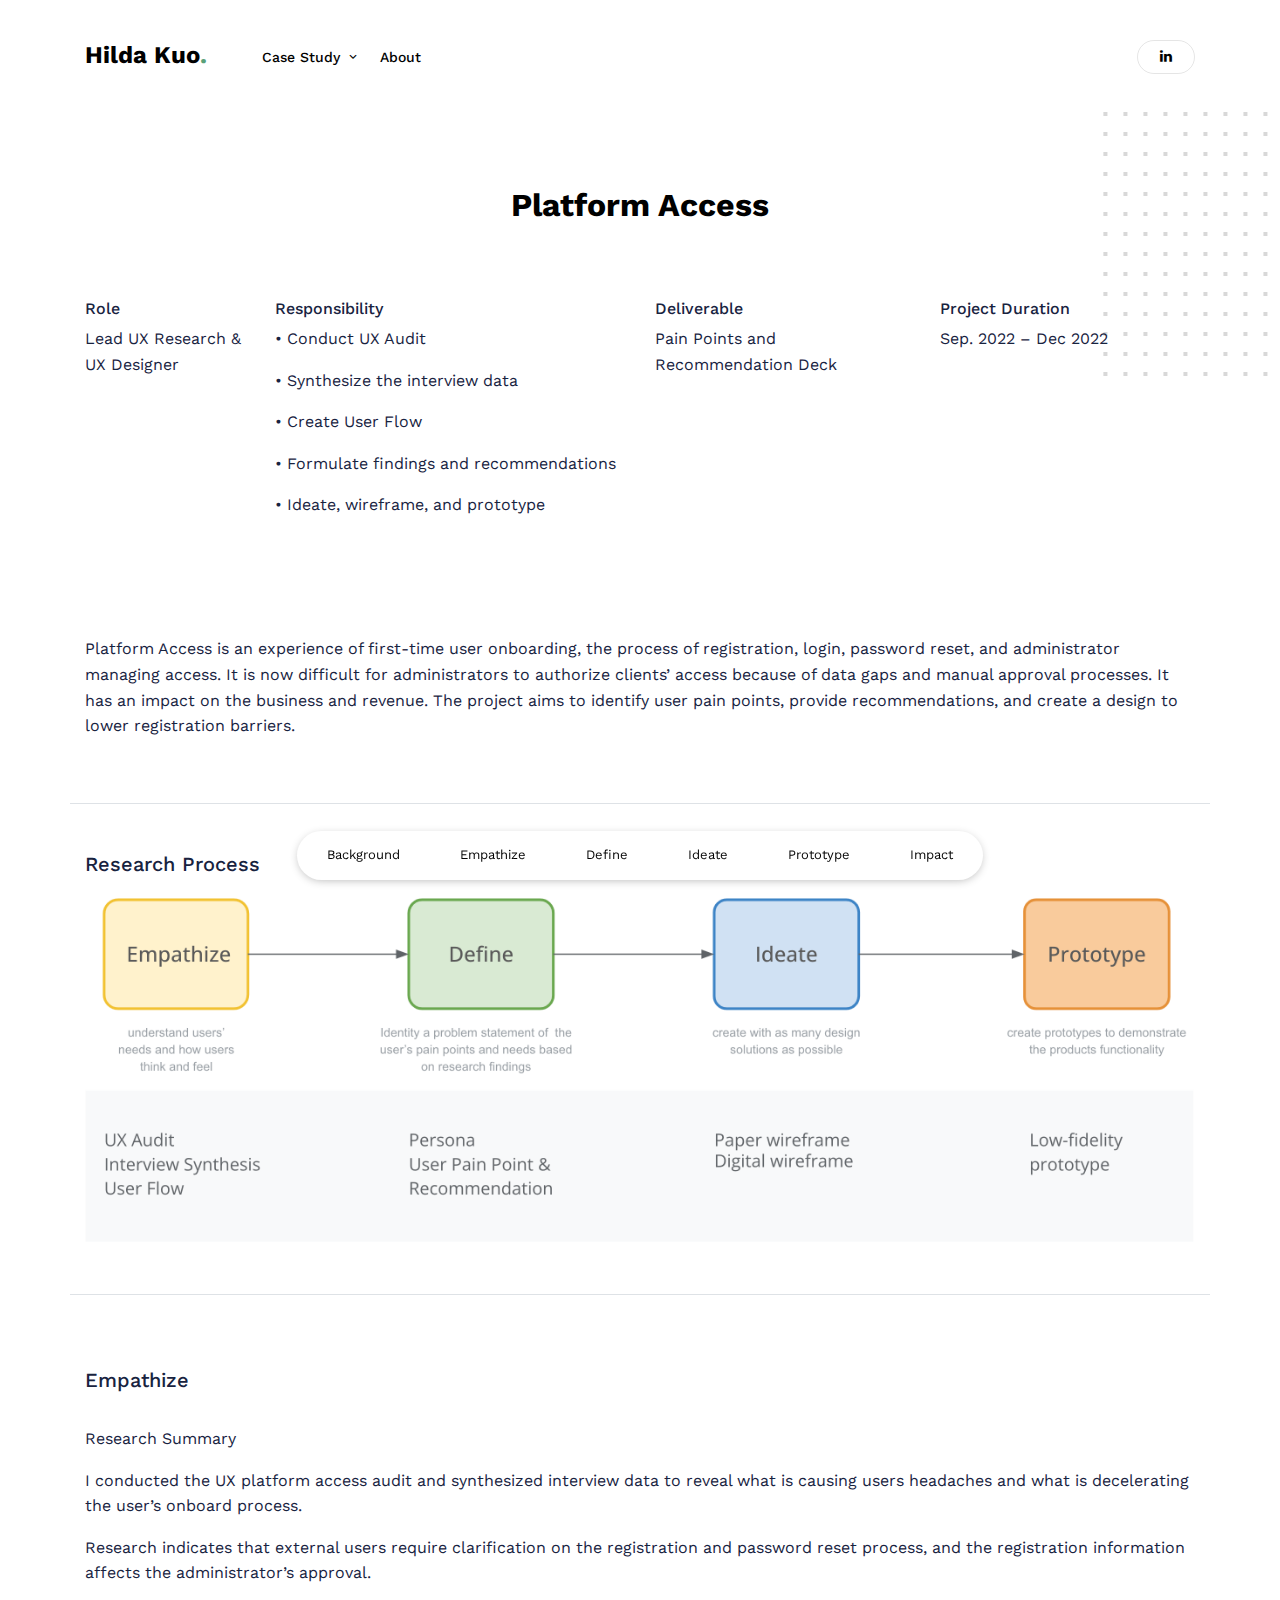
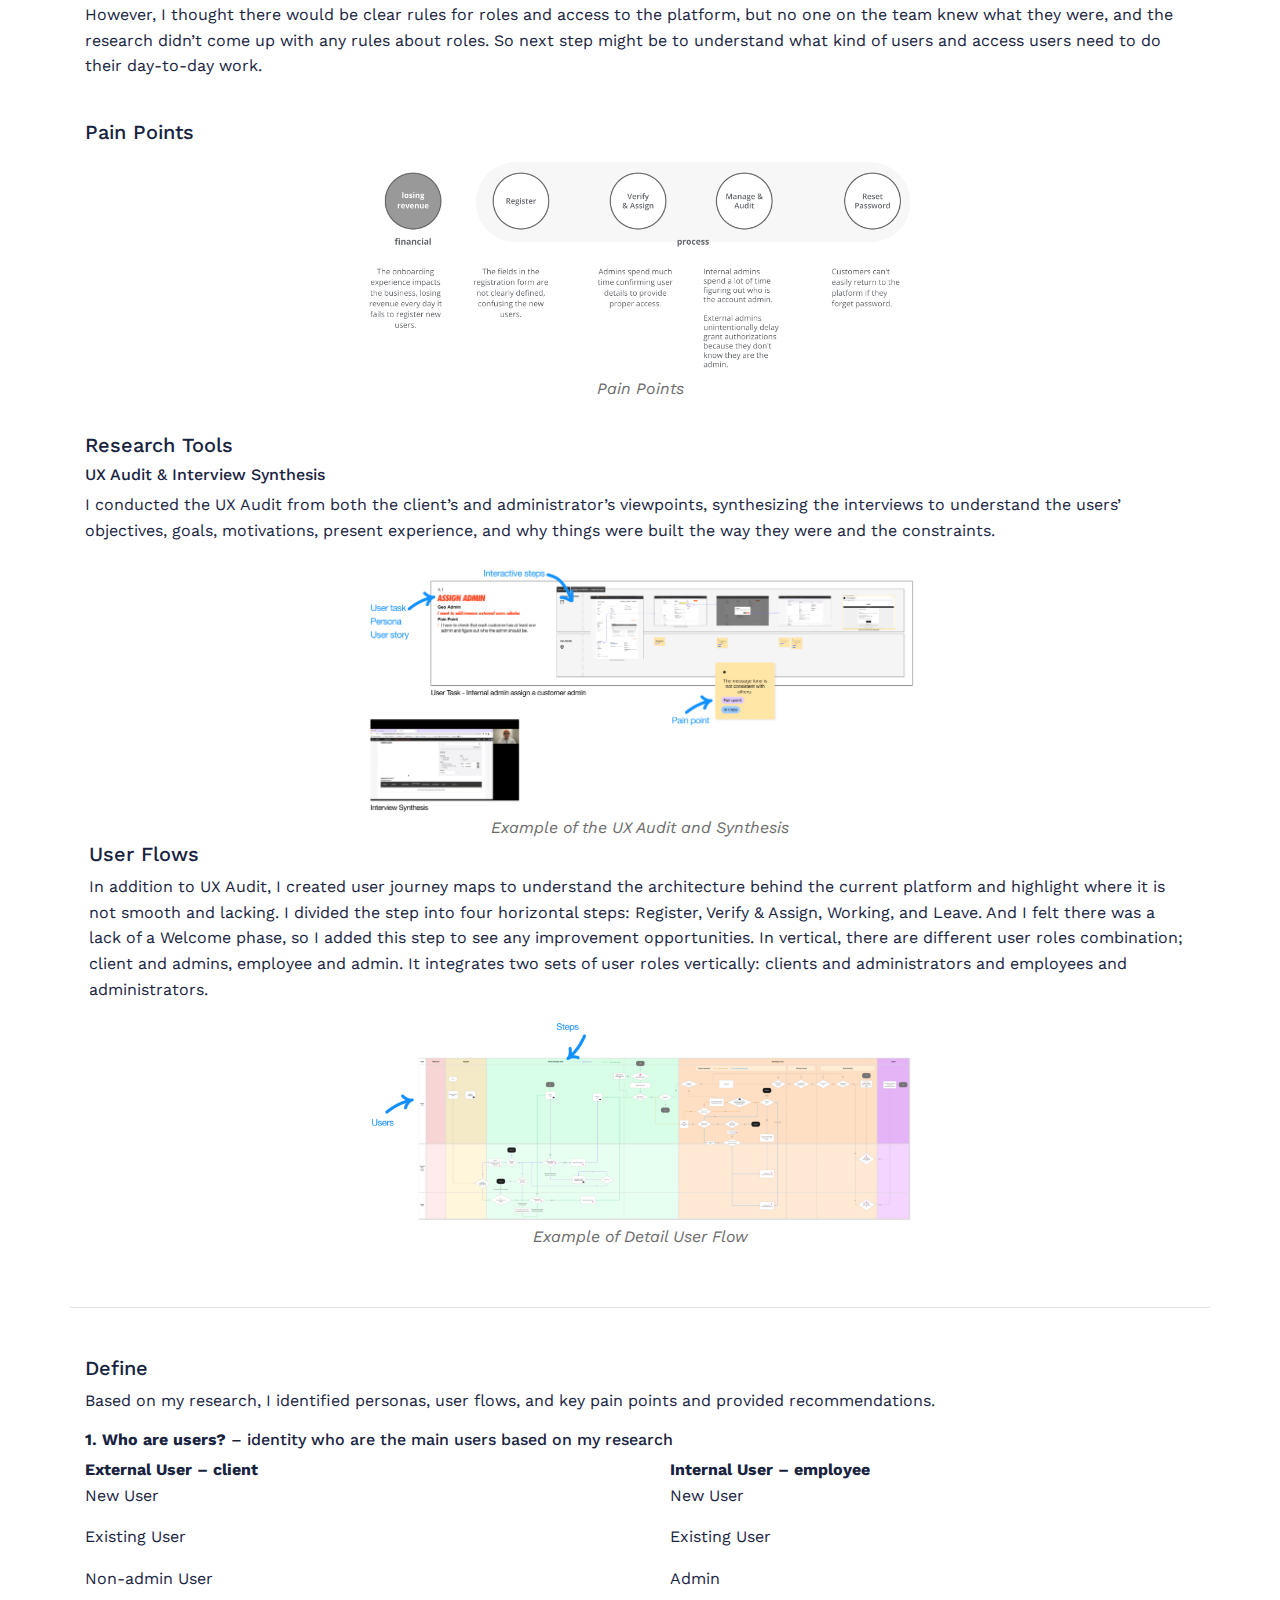
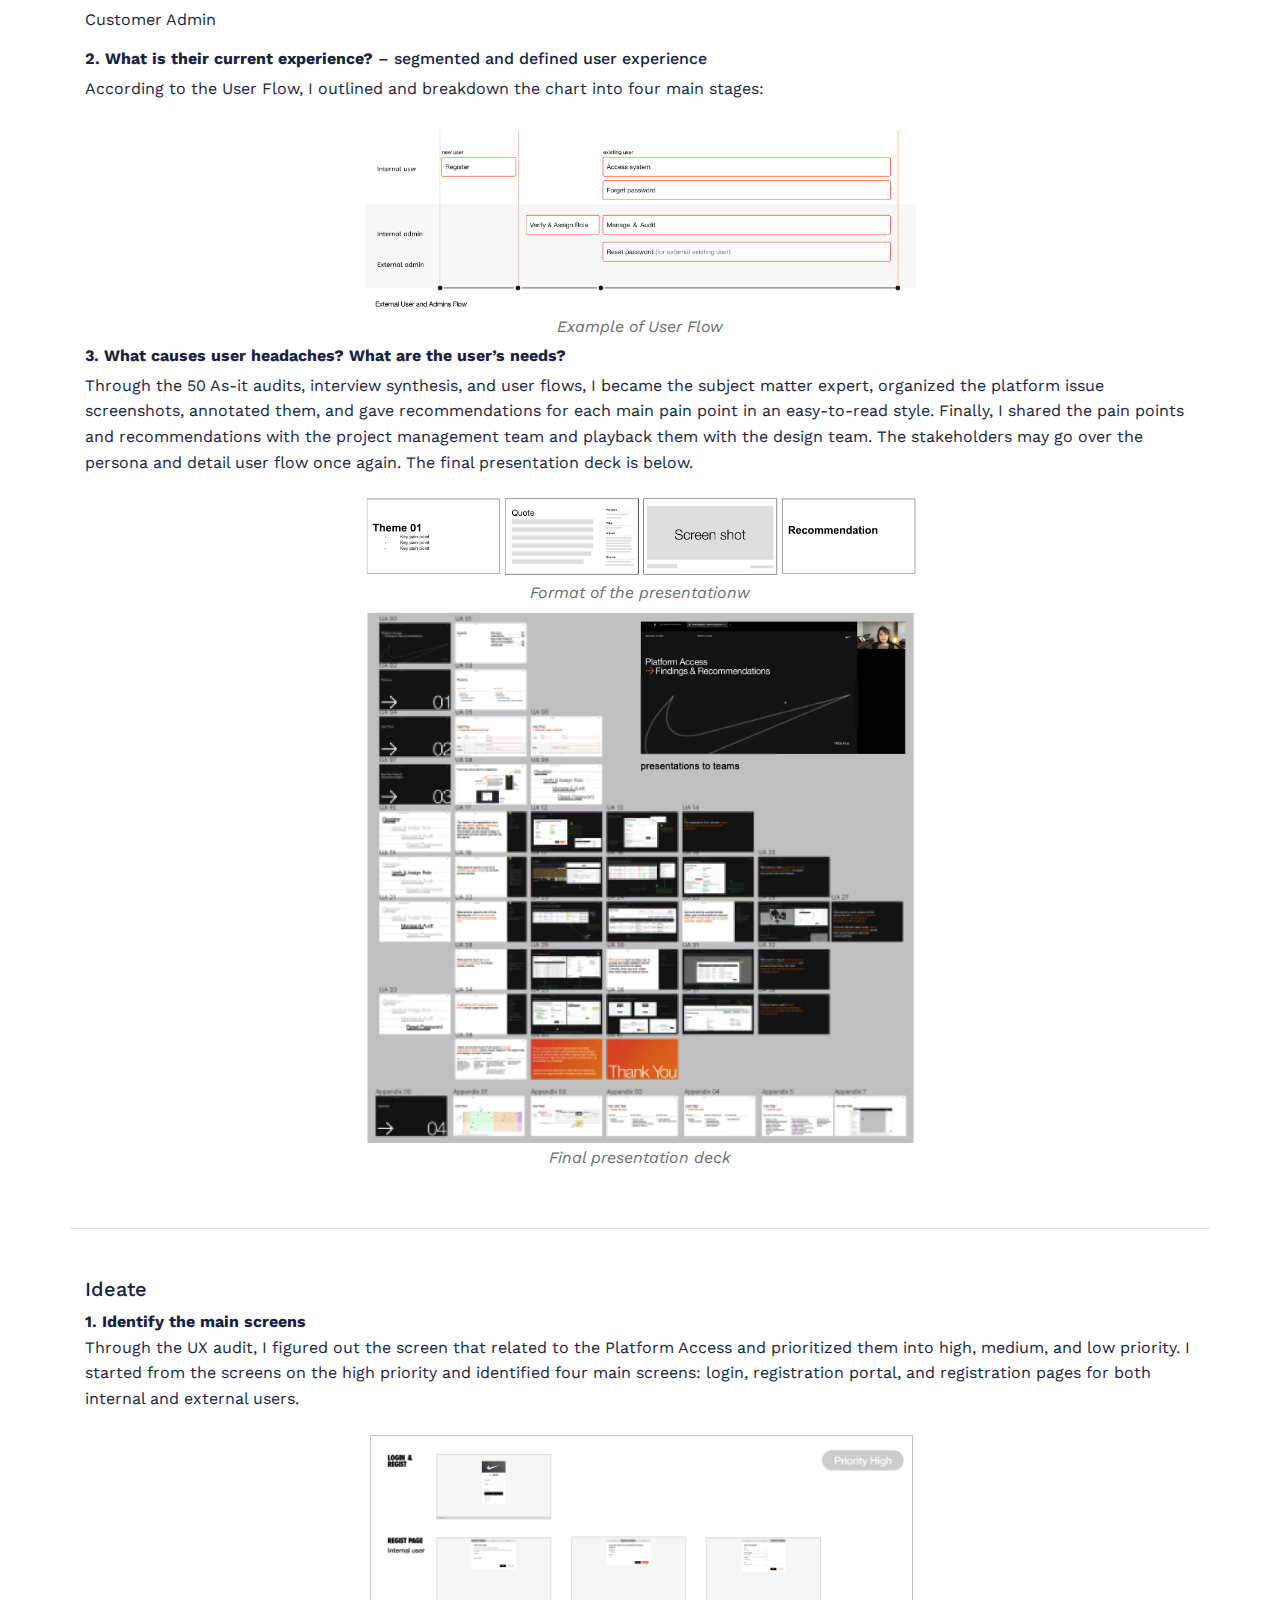
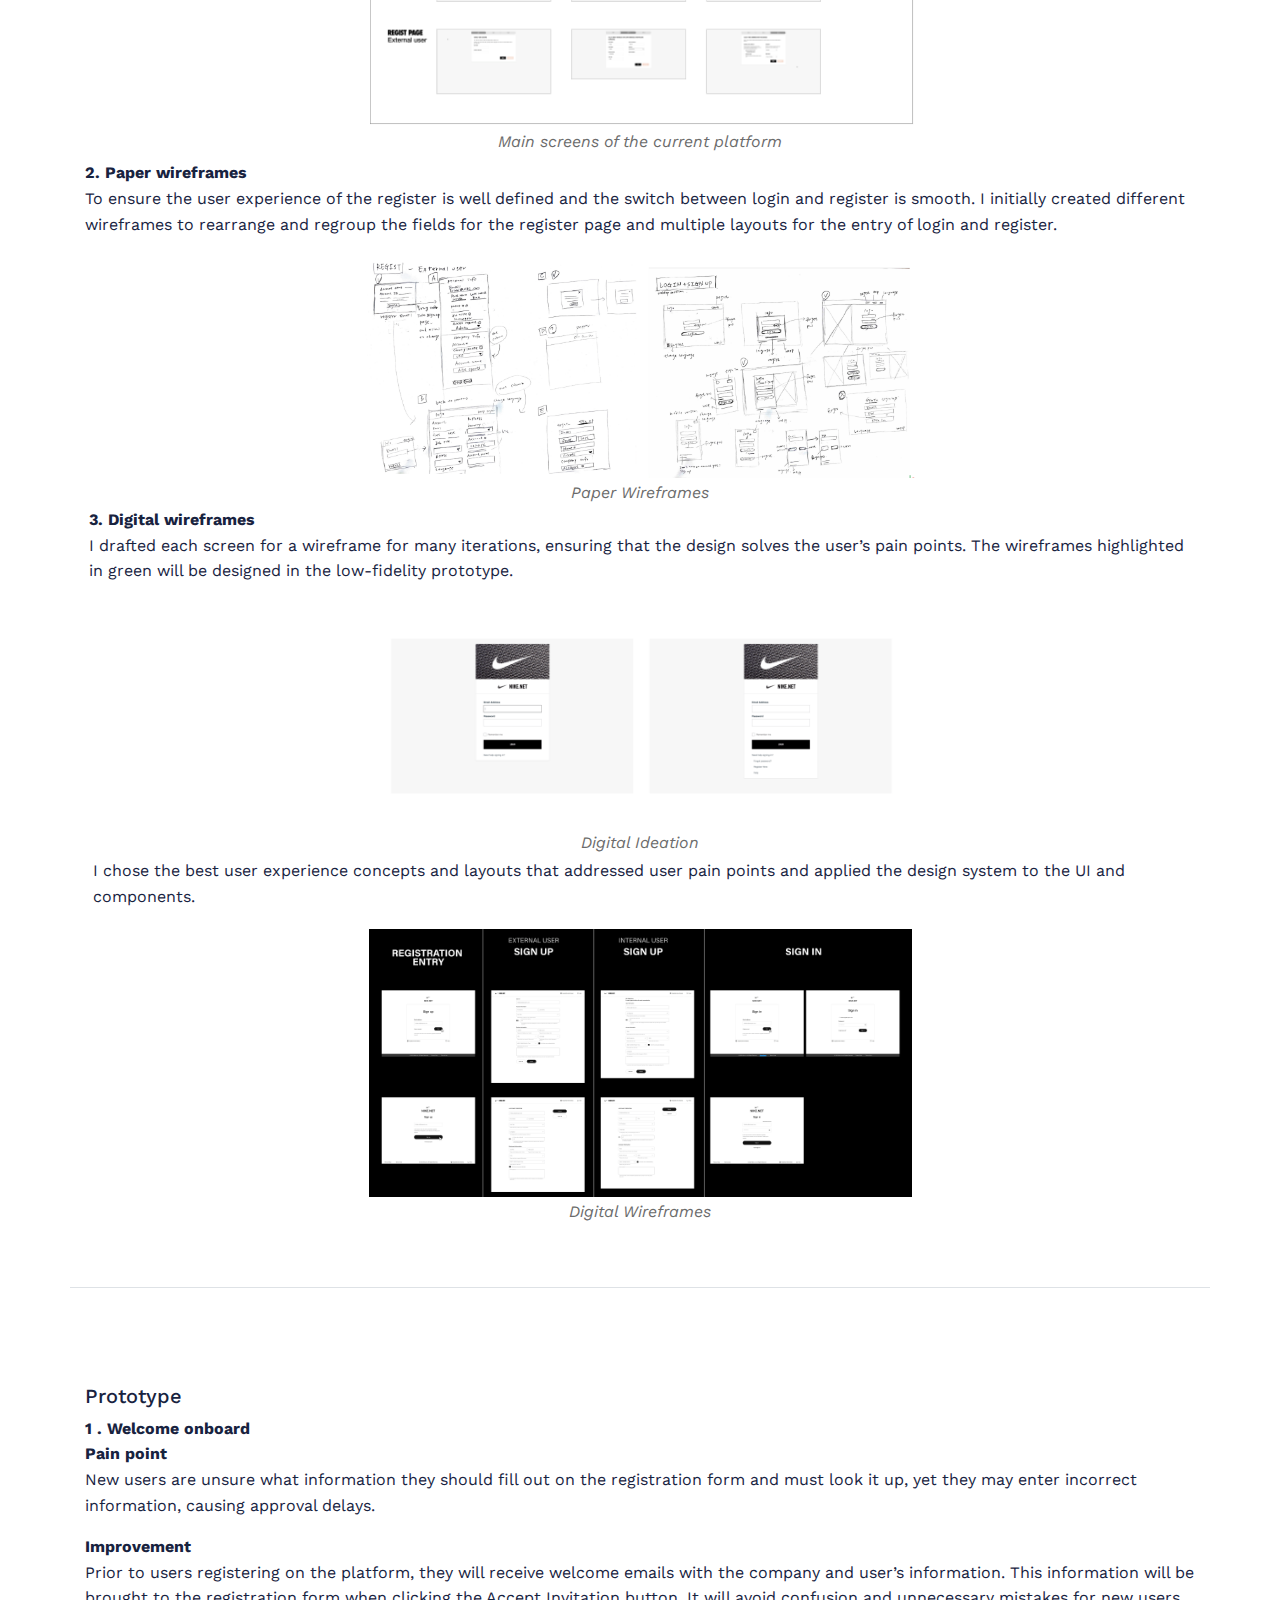
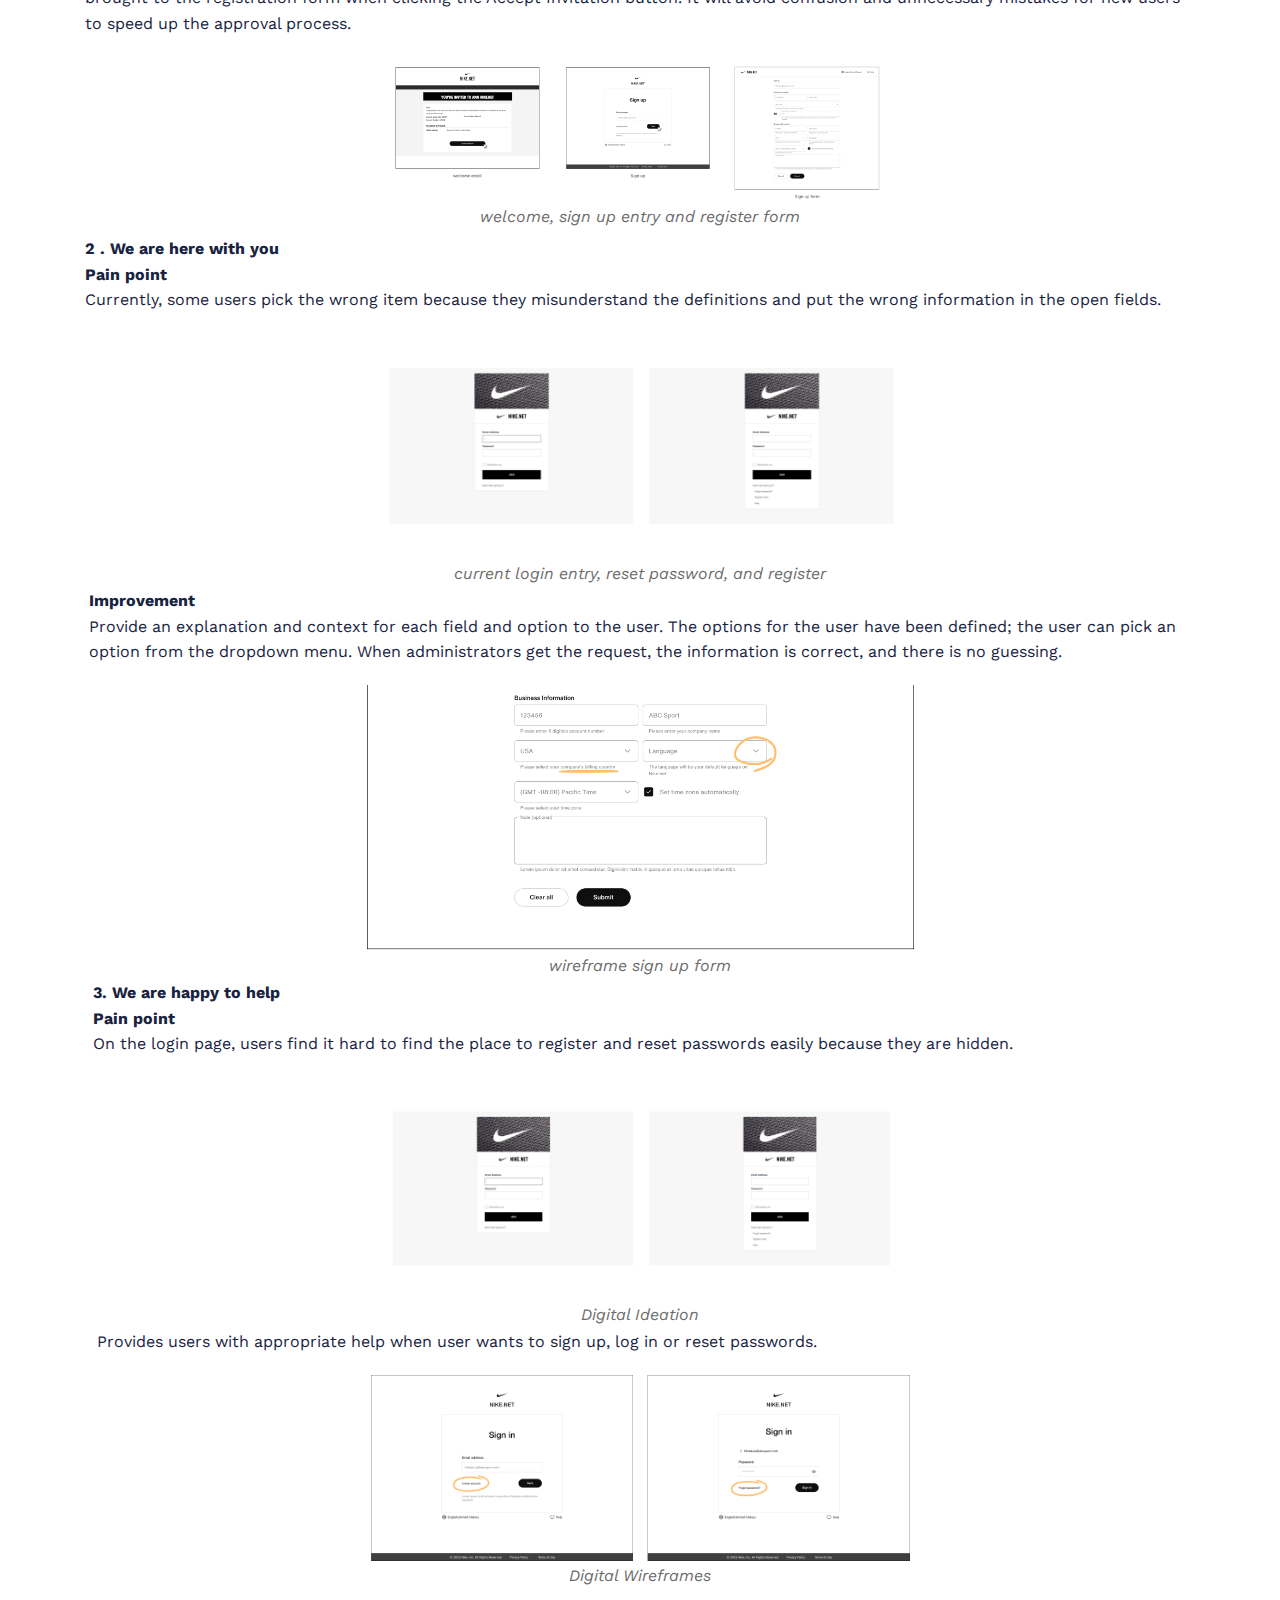
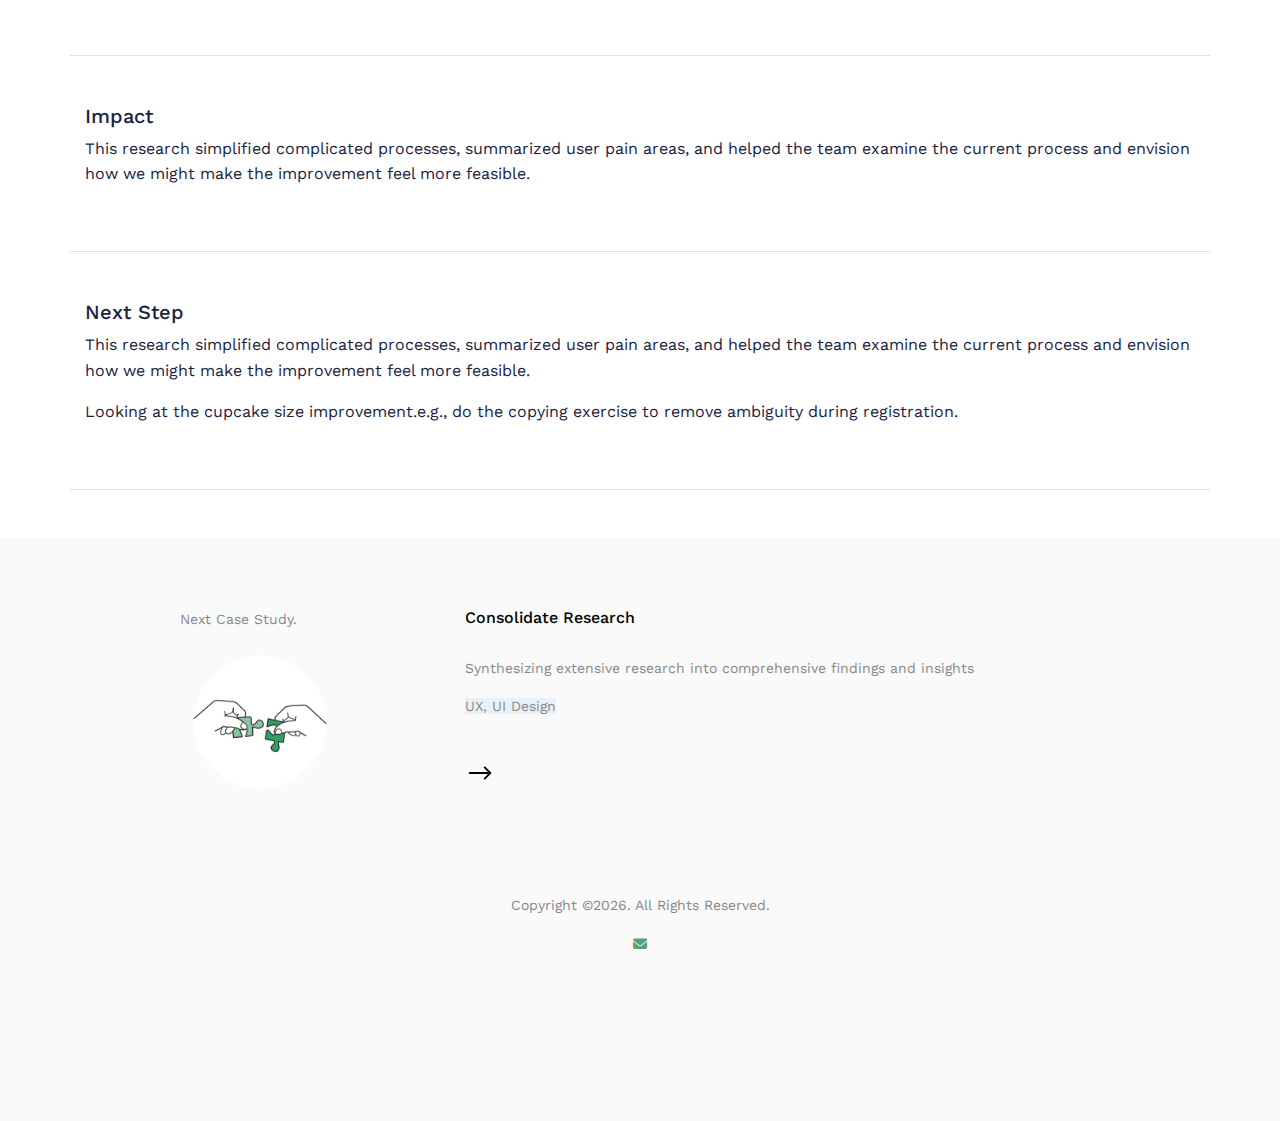
<file: PlatformAccess.html>
<!-- /*
* Template Name: Landing
* Template Author: Untree.co
* Author URI: https://untree.co/
* License: https://creativecommons.org/licenses/by/3.0/
*/ -->
<!doctype html>
<html lang="en">



<head>
  <!-- Google tag (gtag.js) -->
  <script async src="https://www.googletagmanager.com/gtag/js?id=G-N7W38X3VDD"></script>
  <script>
    window.dataLayer = window.dataLayer || [];
    function gtag(){dataLayer.push(arguments);}
    gtag('js', new Date());

    gtag('config', 'G-N7W38X3VDD');
  </script>
  <meta charset="utf-8">
  <meta name="viewport" content="width=device-width, initial-scale=1, shrink-to-fit=no">
  <meta name="author" content="Untree.co">
  <link rel="shortcut icon" href="favicon.png">

  <meta name="description" content="" />
  <meta name="keywords" content="" />

  <link rel="preconnect" href="https://fonts.googleapis.com">
  <link rel="preconnect" href="https://fonts.gstatic.com" crossorigin>
  <link href="https://fonts.googleapis.com/css2?family=Work+Sans:wght@400;500;600;700&display=swap" rel="stylesheet">

  <link rel="stylesheet" href="css/bootstrap.min.css">
  <link rel="stylesheet" href="css/owl.carousel.min.css">
  <link rel="stylesheet" href="css/owl.theme.default.min.css">
  <link rel="stylesheet" href="css/jquery.fancybox.min.css">
  <link rel="stylesheet" href="fonts/icomoon/style.css">
  <link rel="stylesheet" href="fonts/flaticon/font/flaticon.css">
  <link rel="stylesheet" href="css/aos.css">
  <link rel="stylesheet" href="css/style.css">
  <link rel="stylesheet" href="css/anchor.css">
  

  <link rel="stylesheet" href="https://cdnjs.cloudflare.com/ajax/libs/font-awesome/6.4.2/css/all.min.css">

  <title>Platform Access</title>
</head>




<body data-spy="scroll" data-target=".site-navbar-target" data-offset="100">
    
  <div class="site-mobile-menu site-navbar-target">
    <div class="site-mobile-menu-header">
      <div class="site-mobile-menu-close">
        <span class="icofont-close js-menu-toggle"></span>
      </div>
    </div>
    <div class="site-mobile-menu-body"></div>
  </div>


  
  
  <nav class="site-nav dark js-site-navbar mb-5 site-navbar-target">
    <div class="container">
      <div class="site-navigation">
        <a href="index.html" class="logo m-0 float-left">Hilda Kuo<span class="text-primary">.</span></a>
        <ul class="js-clone-nav d-none d-lg-inline-block site-menu float-left">
          <li class="has-children">
            <a href="#" class="nav-link">Case Study</a>
            <ul class="dropdown">
              <li><a href="PMS.html" class="nav-link">Power Management</a></li>
              <li><a href="PlatformAccess.html" class="nav-link">Platform Access</a></li>
              <li><a href="ConsolidateResearch.html" class="nav-link">Consolidate Research</a></li>
              <li><a href="RenewalExperience.html" class="nav-link">Renewal Experience</a></li>
              <li><a href="VirtualKeyboardEnhancement.html" class="nav-link">Virtual Keyboard</a></li>
            </ul>
          </li>
          
          <li><a href="about.html" class="nav-link">About</a></li>
            
          </li>
          
      

        </ul>

        <ul class="js-clone-nav d-none mt-1 d-lg-inline-block site-menu float-right">
          <li class="cta-button-outline"><a href="https://www.linkedin.com/in/hildakuo/" target="_blank"><span class="icon-linkedin"></span></a></li>

        </ul>


        <a href="#" class="burger ml-auto float-right site-menu-toggle js-menu-toggle d-inline-block dark d-lg-none" data-toggle="collapse" data-target="#main-navbar">
          <span></span>
        </a>

      </div>
    </div>
  </nav>

  
  <p id="Home"></p>
  <div class="untree_co-hero py-5 mb-0" id="home-section">
    <div class="container">
      <div class="untree_co-hero py-5 mb-0" id="home-section">
      <div class="row">
        <div class="col-12">
          <div class="dots"></div>
          <div class="row justify-content-center">
            <div class="col-md-12 text-center">
              <br>
              <br>
              <br>
              <h1 class="heading" data-aos="fade-up" data-aos-delay="0">Platform Access</h1>
              
              
            </div>
          </div>
        </div>
      </div> <!-- /.row -->
    </div> <!-- /.container -->
  </div> <!-- /.untree_co-hero -->

  
  <div class="container">

    <div class="row">
      <div class="col-lg-2 ml-auto">
        <div class="widget">
          <h6>Role</h6>
          <p>Lead UX Research & UX Designer</p>
        </div> <!-- /.widget -->
      </div> <!-- /.col-lg-4 -->

      <div class="col-lg-4 ml-auto">
        <div class="widget">
          <h6>Responsibility</h6>
          <p>• Conduct UX Audit</p>
          <p>• Synthesize the interview data</p>
          <p>• Create User Flow</p>
          <p>• Formulate findings and recommendations</p>
          <p>• Ideate, wireframe, and prototype</p>
            
        </div> <!-- /.widget -->
      </div> <!-- /.col-lg-3 -->

      
    
      <div class="col-lg-3 ml-auto">
        <div class="widget">
          <h6>Deliverable</h6>
          <p>Pain Points and Recommendation Deck</p>
        </div> <!-- /.widget -->
      </div> <!-- /.col-lg-3 -->

      <div class="col-lg-3 ml-auto">
        <div class="widget">
          <h6>Project Duration</h6>
          <p>Sep. 2022 – Dec 2022</p>
        </div> <!-- /.widget -->
      </div> <!-- /.col-lg-3 -->
    </div> <!-- /.row -->
  </div> <!-- /.container -->

  <Br>
  

  <a name="Background" class="shifted-anchor"></a>
  <div class="container pb-5 mb-5 border-bottom">
    <div class="row">
      <div class="col-lg-12">
        <br>
        <br>
        <br>
        <P>Platform Access is an experience of first-time user onboarding, the process of registration, login, password reset, and administrator managing access. It is now difficult for administrators to authorize clients’ access because of data gaps and manual approval processes. It has an impact on the business and revenue. The project aims to identify user pain points, provide recommendations, and create a design to lower registration barriers.</P>
      </div>
    </div>
  </div>


  
  
  <div class="container pb-5 mb-5 border-bottom">
      <div class="row">
        <div class="col-lg-12">
        <h5>Research Process</h5>  
        <img src="images/Process_PA.png" alt="Image" class="img-fluid">
        
        </div>
      </div>
  </div>
  
   
  
  <a name="Empathize" class="shifted-anchor"></a>
  <br>
    <div class="container pb-5 mb-5 border-bottom">
      <div class="row">
        <div class="col-lg-12">
        <h5>Empathize</h5> 
        <br> 
        <p>Research Summary</p>
        <p>I conducted the UX platform access audit and synthesized interview data to reveal what is causing users headaches and what is decelerating the user’s onboard process.</p>
        <P>Research indicates that external users require clarification on the registration and password reset process, and the registration information affects the administrator’s approval.</P>
        <P>However, I thought there would be clear rules for roles and access to the platform, but no one on the team knew what they were, and the research didn’t come up with any rules about roles. So next step might be to understand what kind of users and access users need to do their day-to-day work.</P>
        <Br>
        <h5>Pain Points</h5>  
        <figure>
          <img src="images/Pain-Points.png" alt="Pain Points" class="img-fluid center">
          <figcaption>Pain Points</figcaption>
        </figure>
        <br>
        <h5>Research Tools</h5>  
        <h6>UX Audit & Interview Synthesis</h6>
        <p>I conducted the UX Audit from both the client’s and administrator’s viewpoints, synthesizing the interviews to understand the users’ objectives, goals, motivations, present experience, and why things were built the way they were and the constraints.</p>
        <figure>
          <img src="images/The-Example-of-the-UX-Audit-and-Synthesis.png" alt="Example of the UX Audit and Synthesis.png" class="img-fluid center">
          <figcaption>Example of the UX Audit and Synthesis</figcaption>
          <h5>User Flows</h5>  
          <p>In addition to UX Audit, I created user journey maps to understand the architecture behind the current platform and highlight where it is not smooth and lacking. I divided the step into four horizontal steps: Register, Verify & Assign, Working, and Leave. And I felt there was a lack of a Welcome phase, so I added this step to see any improvement opportunities. In vertical, there are different user roles combination; client and admins, employee and admin. It integrates two sets of user roles vertically: clients and administrators and employees and administrators.</p>
          <figure>
            <img src="images/The-Example-of-Detail-User-Flow.png" alt="Example of Detail User Flow" class="img-fluid center">
            <figcaption>Example of Detail User Flow</figcaption>
      
      </div>
    </div>
  </div>
  


    

   
    <div class="container pb-5 mb-5 border-bottom">
      <div class="row">
        <div class="col-lg-12">
        <a name="Define" class="shifted-anchor"></a>
        <h5>Define</h5>
        <p>Based on my research, I identified personas, user flows, and key pain points and provided recommendations.</p>
        <h6><b>1. Who are users?</b> – identity who are the main users based on my research</h6>
        <div class="row gutter-1 gallery">
          <div class="col-6">
            <B>External User – client</B>
            <P>New User</p>
            <p>Existing User</p>
            <P>Non-admin User</P>
            <P>Customer Admin</P>

          </div>
          <div class="col-6">
            <div class="col-6">
              <B>Internal User – employee</B>
              <P>New User</p>
              <p>Existing User</p>
              <P>Admin</P>
          </div>
        </div>
      
        
        <div class="col-lg-12">
          <h6><b>2. What is their current experience?</b> – segmented and defined user experience</h6>
          <P>According to the User Flow, I outlined and breakdown the chart into four main stages:</P>
          <figure>
              <img src="images/The-Example-of-User-Flow.png" alt="The-Example-of-User-Flow" class="img-fluid center">
              <figcaption>Example of User Flow</figcaption>
        </div>
        

        <div class="col-lg-12">
          <h6><b>3. What causes user headaches? What are the user’s needs?</b></h6>
          <P>Through the 50 As-it audits, interview synthesis, and user flows, I became the subject matter expert, organized the platform issue screenshots, annotated them, and gave recommendations for each main pain point in an easy-to-read style. Finally, I shared the pain points and recommendations with the project management team and playback them with the design team.
            The stakeholders may go over the persona and detail user flow once again. The final presentation deck is below.</P>
          <figure>
              <img src="images/Presentation-format.png" alt="Presentation-format" class="img-fluid center">
          <figcaption>Format of the presentationw</figcaption>

          <figure>
            <img src="images/Final-presentation-deck.png" alt="Final-presentation-deck" class="img-fluid center">
            <figcaption>Final presentation deck</figcaption>
        </div>
          </div>
        
      </div>
      </div> 
    </div>


    <a name="Ideate" class="shifted-anchor"></a> 
    <div class="container pb-5 mb-5 border-bottom">
      <div class="row">
        <div class="col-lg-12">
        <h5>Ideate</h5>
        <b>1. Identify the main screens</b>
        <P>Through the UX audit, I figured out the screen that related to the Platform Access and prioritized them into high, medium, and low priority. I started from the screens on the high priority and identified four main screens: login, registration portal, and registration pages for both internal and external users.</P>

        <figure>
          <img src="images/Main-screens-of-the-current-platform.png" alt="Main screens of the current platform" class="img-fluid center">
        <figcaption>Main screens of the current platform </figcaption>
            </div>
       
        </div>
      
        
     
        <b>2. Paper wireframes</b>
        <p>To ensure the user experience of the register is well defined and the switch between login and register is smooth. I initially created different wireframes to rearrange and regroup the fields for the register page and multiple layouts for the entry of login and register.</p>
        <figure>
          <img src="images/Paper-wireframes.png" alt="Paper Wireframes" class="img-fluid center">
        <figcaption>Paper Wireframes</figcaption>
       

        

        <b>3. Digital wireframes</b>
        <p>I drafted each screen for a wireframe for many iterations, ensuring that the design solves the user’s pain points. The wireframes highlighted in green will be designed in the low-fidelity prototype.</p>
        <figure>
          <img src="images/screenshot-current-login-entry-reset-password-and-register.png" alt="Digital Ideation" class="img-fluid center">
        <figcaption>Digital Ideation</figcaption>

        <p>I chose the best user experience concepts and layouts that addressed user pain points and applied the design system to the UI and components.</p>
        <figure>
          <img src="images/Digital-wireframes.png" alt="Digital Wireframes" class="img-fluid center">
        <figcaption>Digital Wireframes</figcaption>



        
          </div>
        
      </div>
      </div> 
    </div>
  
  

    
    <a name="Prototype" class="shifted-anchor"></a> 
    <div class="container pb-5 mb-5 border-bottom">
      <div class="row">
        <div class="col-lg-12">
        <h5>Prototype</h5>
        <B>1 . Welcome onboard</B><br>
        <b>Pain point</b>
        <P>New users are unsure what information they should fill out on the registration form and must look it up, yet they may enter incorrect information, causing approval delays.</P>
        <b>Improvement</b>
        <P>Prior to users registering on the platform, they will receive welcome emails with the company and user’s information. This information will be brought to the registration form when clicking the Accept Invitation button. It will avoid confusion and unnecessary mistakes for new users to speed up the approval process.</P>

        <figure>
          <img src="images/wireframes-welcome-sign-up-entry-and-form.png" alt="Wireframe-welcome sign up entry and form" class="img-fluid center">
        <figcaption>welcome, sign up entry and register form</figcaption>
            </div>
       
        </div>
      
        
     
        <B>2 . We are here with you</B><br>
        <b>Pain point</b>
        <P>Currently, some users pick the wrong item because they misunderstand the definitions and put the wrong information in the open fields.</P>
        <figure>
          <img src="images/screenshot-current-login-entry-reset-password-and-register.png" alt="current login entry reset password and register" class="img-fluid center">
        <figcaption>current login entry, reset password, and register</figcaption>

        <b>Improvement</b>
        <P>Provide an explanation and context for each field and option to the user. The options for the user have been defined; the user can pick an option from the dropdown menu.
          When administrators get the request, the information is correct, and there is no guessing.</P>
        <figure>
          <img src="images/wireframe-sign-up-form.png" alt="wireframe sign up form" class="img-fluid center">
        <figcaption>wireframe sign up form</figcaption>
        

        

        <b>3. We are happy to help</b><br>
        <b>Pain point</b>
        <p>On the login page, users find it hard to find the place to register and reset passwords easily because they are hidden.</p>
        <figure>
          <img src="images/screenshot-current-login-entry-reset-password-and-register.png" alt="Digital Ideation" class="img-fluid center">
        <figcaption>Digital Ideation</figcaption>

        <p>Provides users with appropriate help when user wants to sign up, log in or reset passwords.</p>
        <figure>
          <img src="images/Improvement.png" alt="Digital Wireframes" class="img-fluid center">
        <figcaption>Digital Wireframes</figcaption>



        
          </div>
        
      </div>
      </div> 
    </div>    
    
    


    <a name="Impact" class="shifted-anchor"></a> 
    <div class="container pb-5 mb-5 border-bottom">
      <div class="row">
        <div class="col-lg-12">
        <h5>Impact</h5>
        <p>This research simplified complicated processes, summarized user pain areas, and helped the team examine the current process and envision how we might make the improvement feel more feasible.</p>
        </div>
      </div>
    </div>




    <div class="container pb-5 mb-5 border-bottom">
      <div class="row">
        <div class="col-lg-12">
        <h5>Next Step</h5>
        <p>This research simplified complicated processes, summarized user pain areas, and helped the team examine the current process and envision how we might make the improvement feel more feasible.</p>
        <p>Looking at the cupcake size improvement.e.g., do the copying exercise to remove ambiguity during registration.</p>
        
      </div>
      </div>
    </div> 

       
    



    
    
    
    
    
    
    
    
    
  




  
    <div class="site-footer">

      <div class="footer-dots"></div> <!-- /.footer-dots -->
      <div class="container">
        <div class="row">
          <div class="col-lg-2 ml-auto">
            <div class="widget">
              <p>Next Case Study<span class="text-primary">.</span> </p>
              <img src="images/ConsolidateResearch_cover.png" alt="Image" class="img-fluid">
  
            </div> <!-- /.widget -->
            
          </div> <!-- /.col-lg-4 -->
    
          <div class="col-lg-8 ml-auto">
            <div class="widget">
              <h3>Consolidate Research</h3>
              <p>Synthesizing extensive research into comprehensive findings and insights</p>  
              <span class="highlight">UX, UI Design</span>
            </div> <!-- /.widget -->
            <p class="mb-0"><a href="ConsolidateResearch.html" class="read-more-arrow">
              <svg class="bi bi-arrow-right" width="1em" height="1em" viewBox="0 0 16 16" fill="currentColor" xmlns="http://www.w3.org/2000/svg">
                <path fill-rule="evenodd" d="M10.146 4.646a.5.5 0 0 1 .708 0l3 3a.5.5 0 0 1 0 .708l-3 3a.5.5 0 0 1-.708-.708L12.793 8l-2.647-2.646a.5.5 0 0 1 0-.708z"/>
                <path fill-rule="evenodd" d="M2 8a.5.5 0 0 1 .5-.5H13a.5.5 0 0 1 0 1H2.5A.5.5 0 0 1 2 8z"/>
              </svg>
            </a></p>
          </div> <!-- /.col-lg-3 -->
    
          
  
      </div> <!-- /.container -->
    </div> <!-- /.site-footer -->

  <div id="overlayer"></div>
  <div class="loader">
    <div class="spinner-border" role="status">
      <span class="sr-only">Loading...</span>
    </div>
  </div>

  <div class="row mt-5">
    <div class="col-12 text-center">
      <p class="copyright">Copyright &copy;<script>document.write(new Date().getFullYear());</script>. All Rights Reserved. </p>
      <a href="mailto:KuoHilda@gmail.com"><i class="fa fa-envelope"></i></a>
    </div>
  </div>





<!--Anchor-->

<div class="untree_co-hero py-5 mb-0" id="home-section">
  <div class="container">
    <div class="row">
      <div class="col-12">
        
        <div class="row justify-content-center">
          <div class="col-md- text-center anchor">
            <a href="#Background">Background</a>
            <a href="#Empathize">Empathize</a>
            <a href="#Define">Define</a>
            <a href="#Ideate">Ideate</a>
            <a href="#Prototype">Prototype</a>
            <a href="#Impact">Impact</a>
          </div> 
        </div>
      
    </div> <!-- /.row -->
  </div> <!-- /.container -->
</div> <!-- /.untree_co-hero -->




<script src="js/jquery-3.4.1.min.js"></script>
<script src="js/jquery-migrate-3.0.1.min.js"></script>
<script src="js/popper.min.js"></script>
<script src="js/bootstrap.min.js"></script>
<script src="js/owl.carousel.min.js"></script>
<script src="js/jquery.easing.1.3.js"></script>
<script src="js/jquery.animateNumber.min.js"></script>
<script src="js/jquery.waypoints.min.js"></script>
<script src="js/jquery.fancybox.min.js"></script>
<script src="js/aos.js"></script>

<script src="js/custom.js"></script>

  
</body>

</html>
</file>
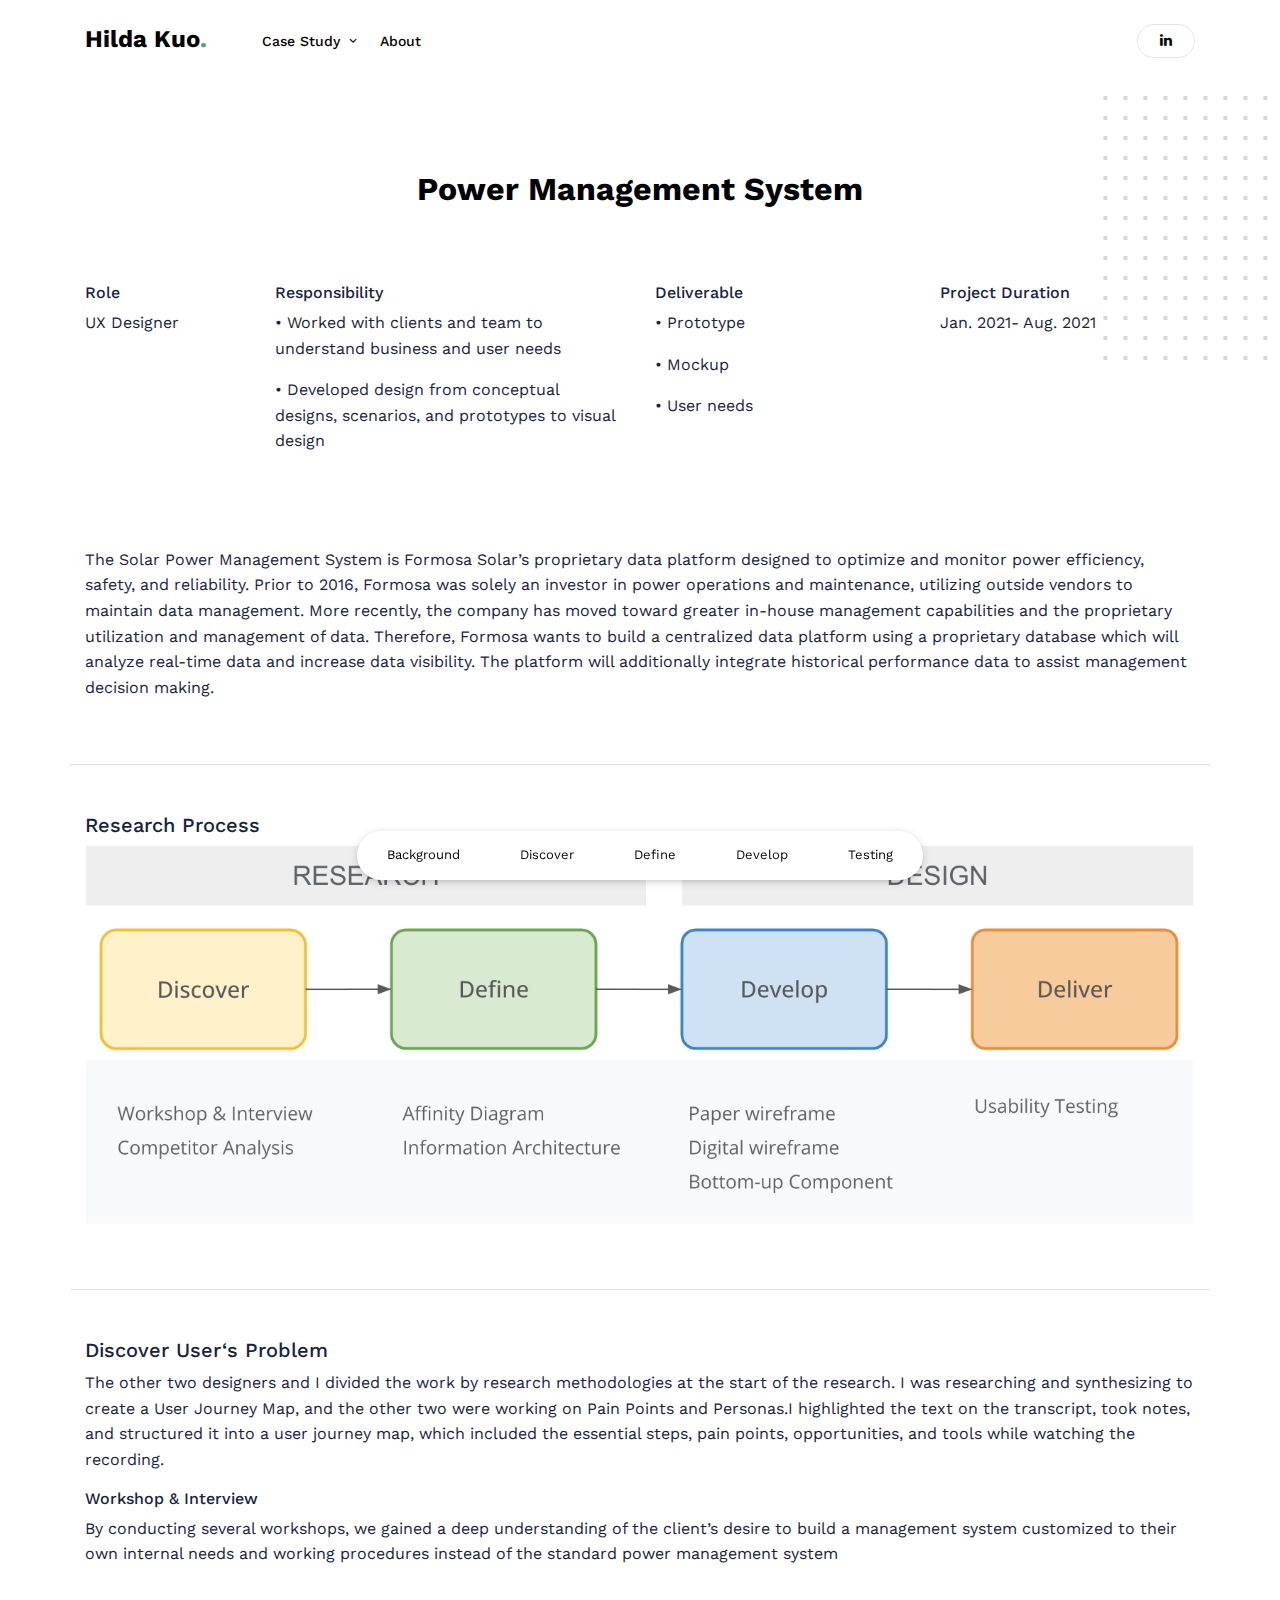
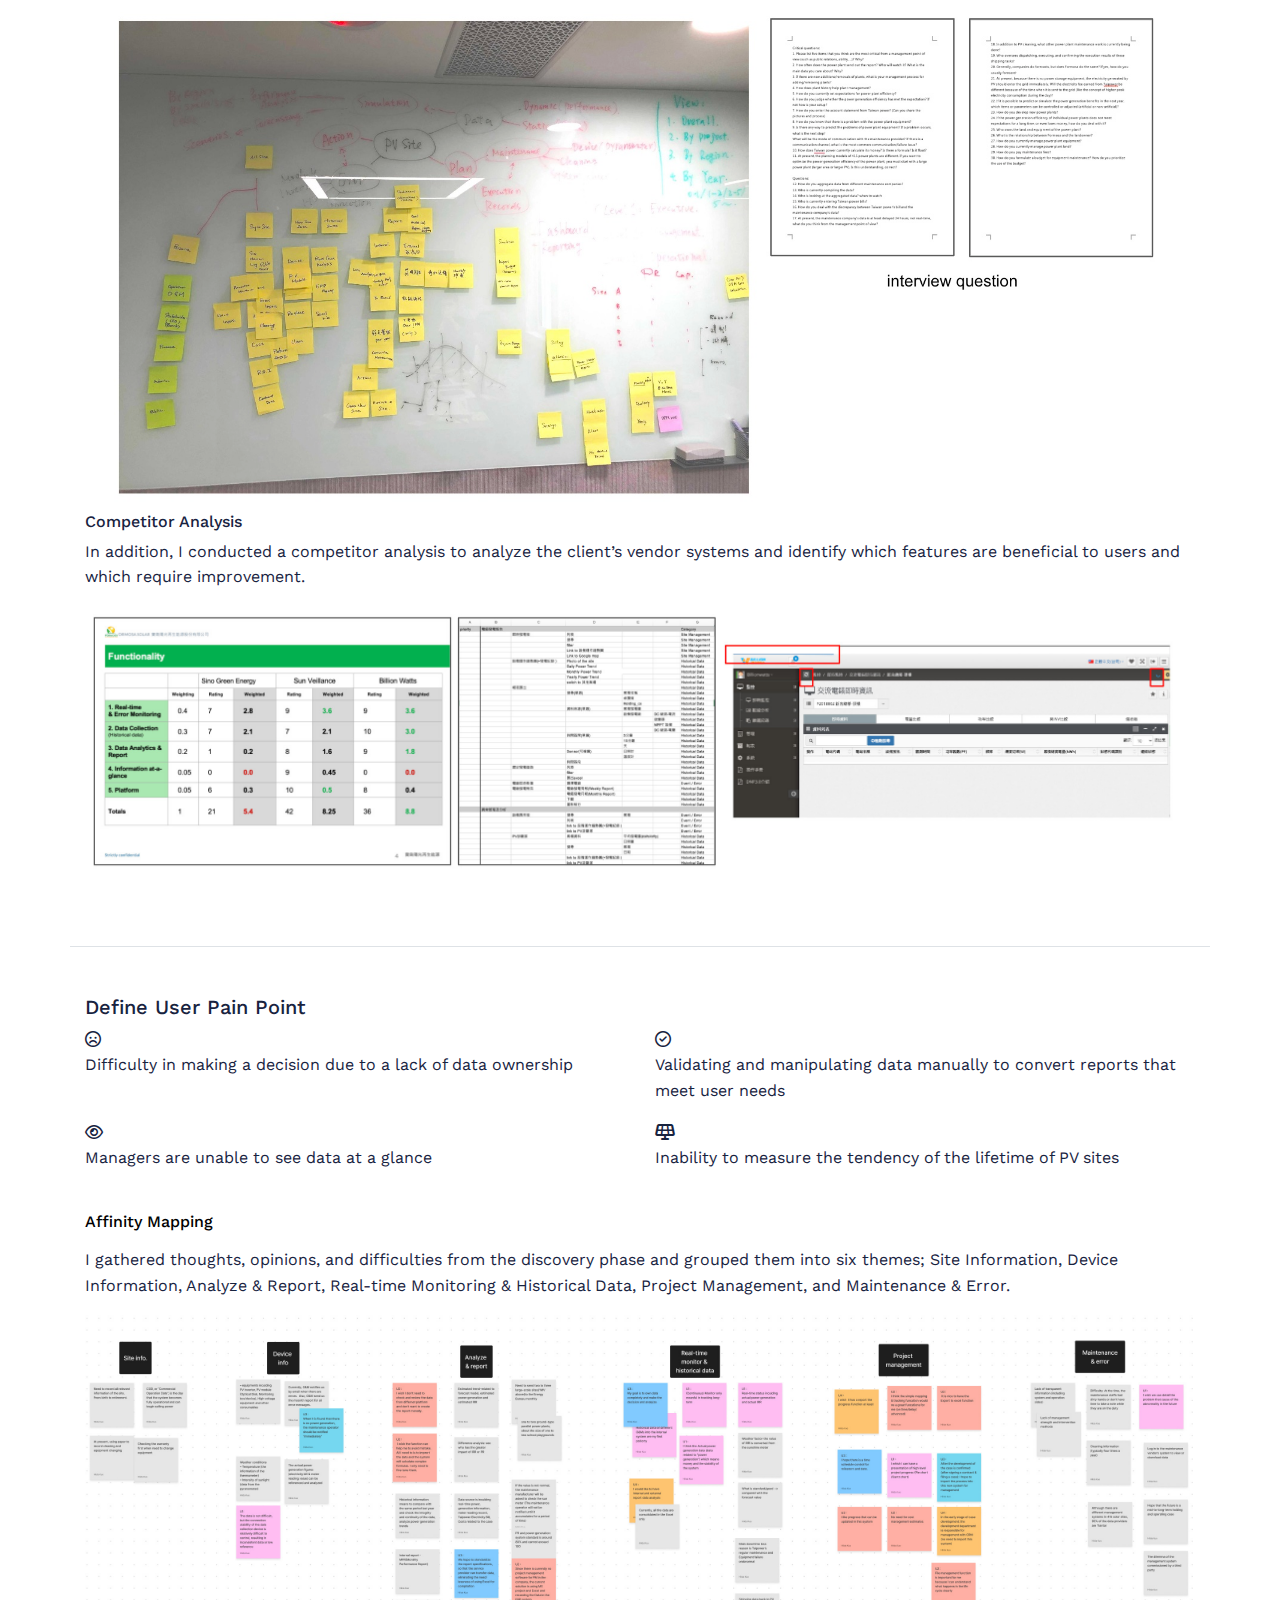
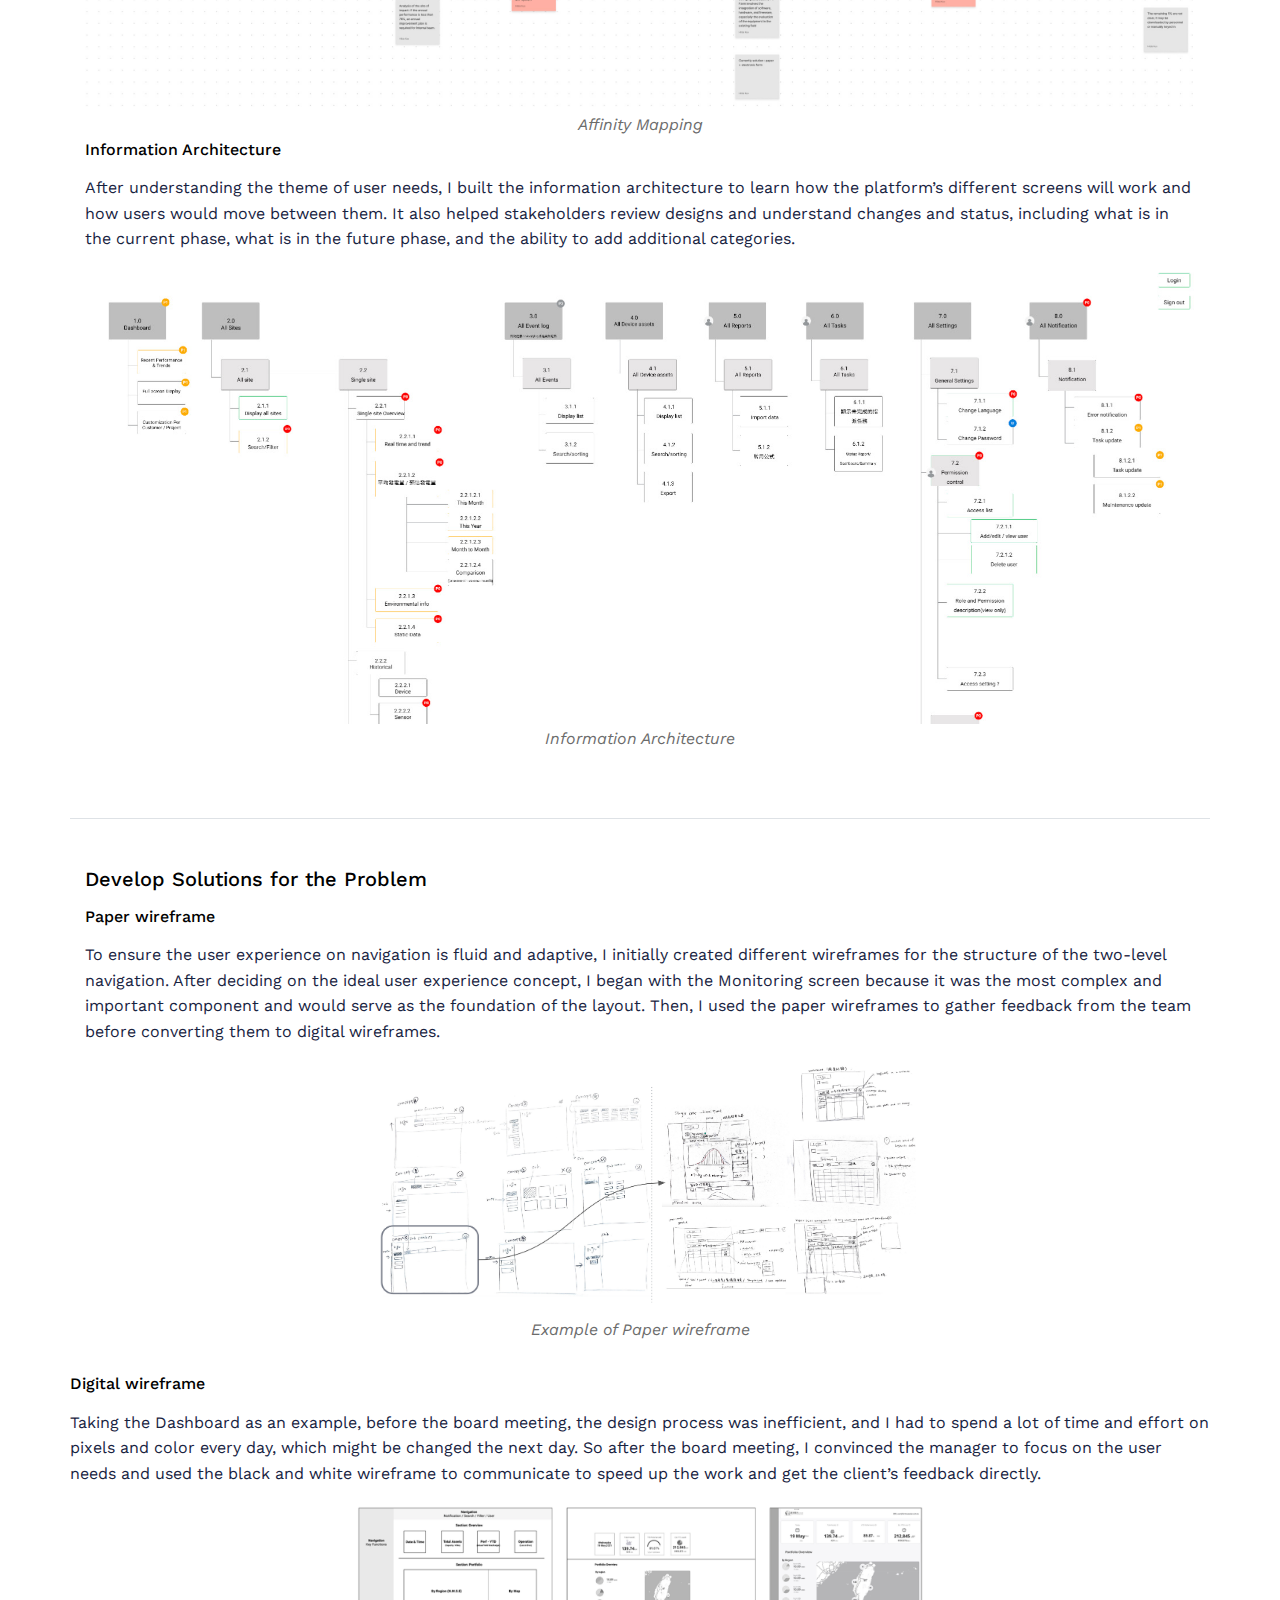
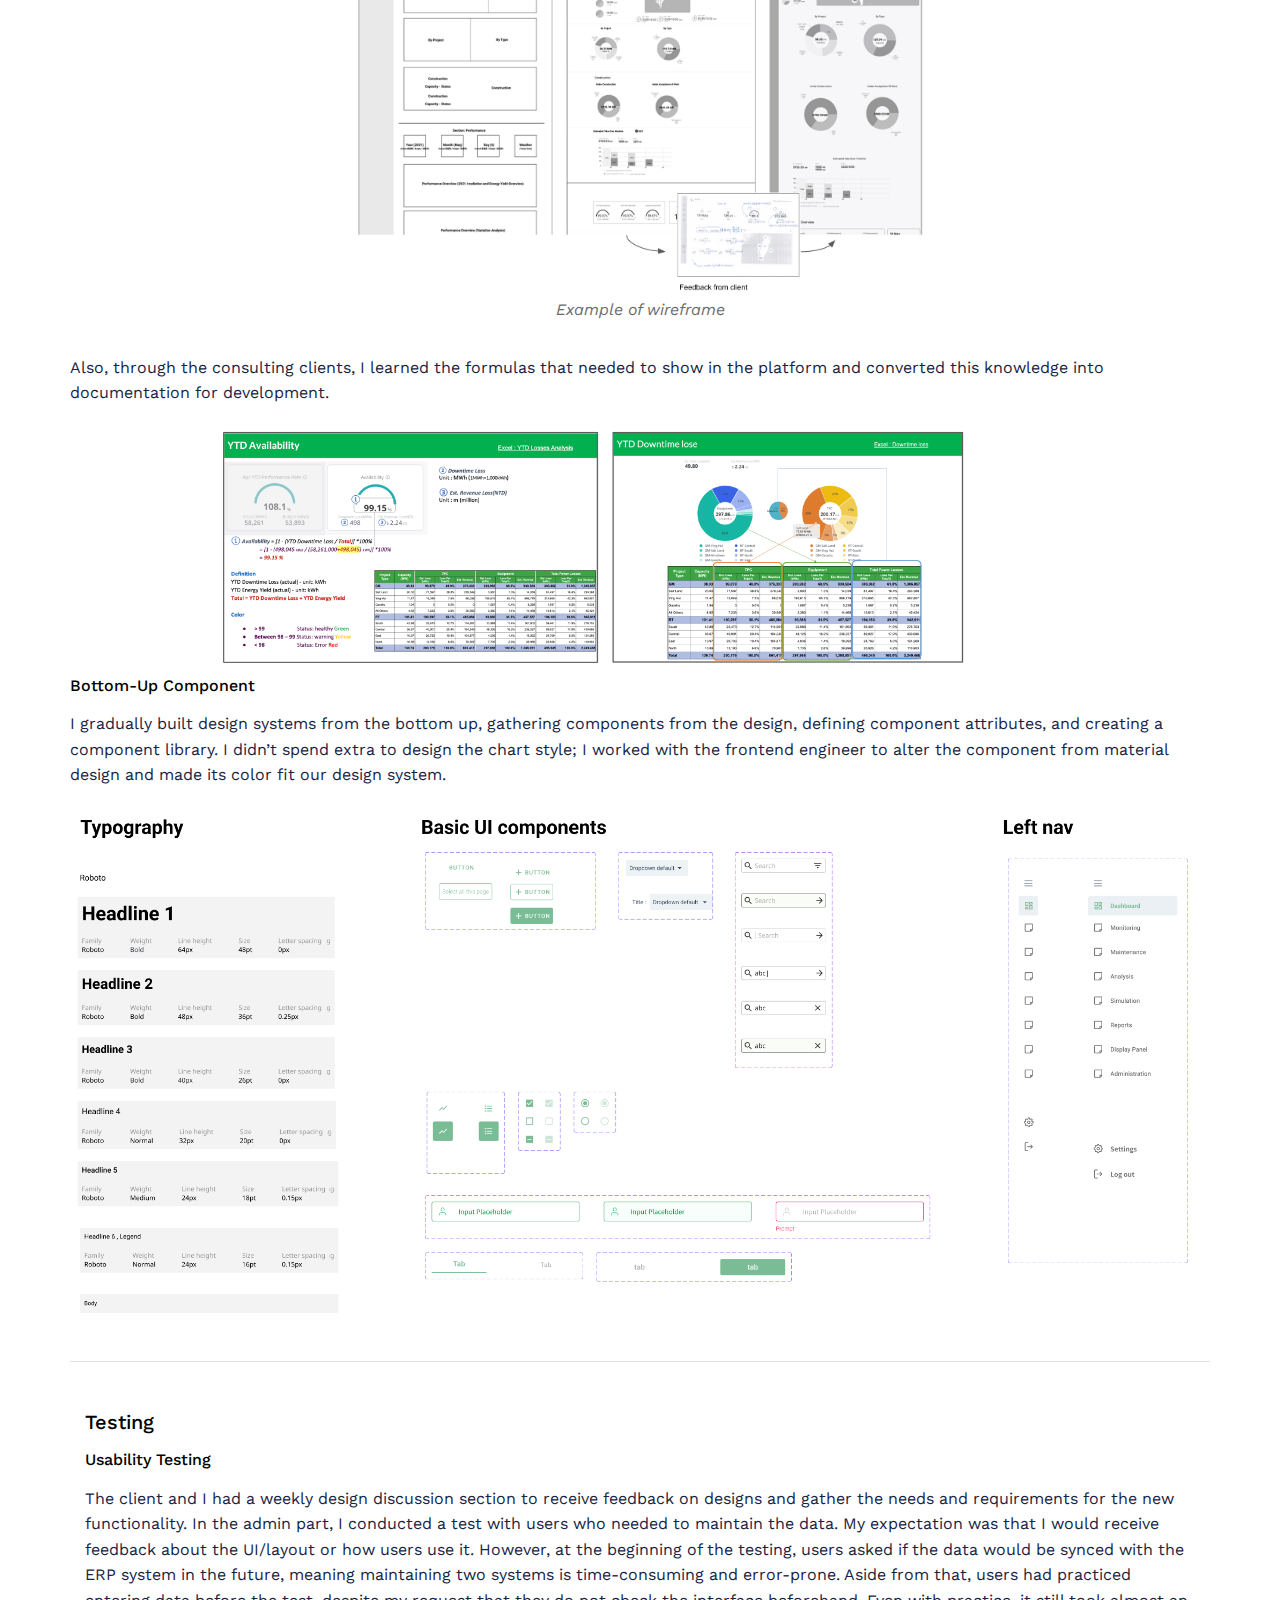
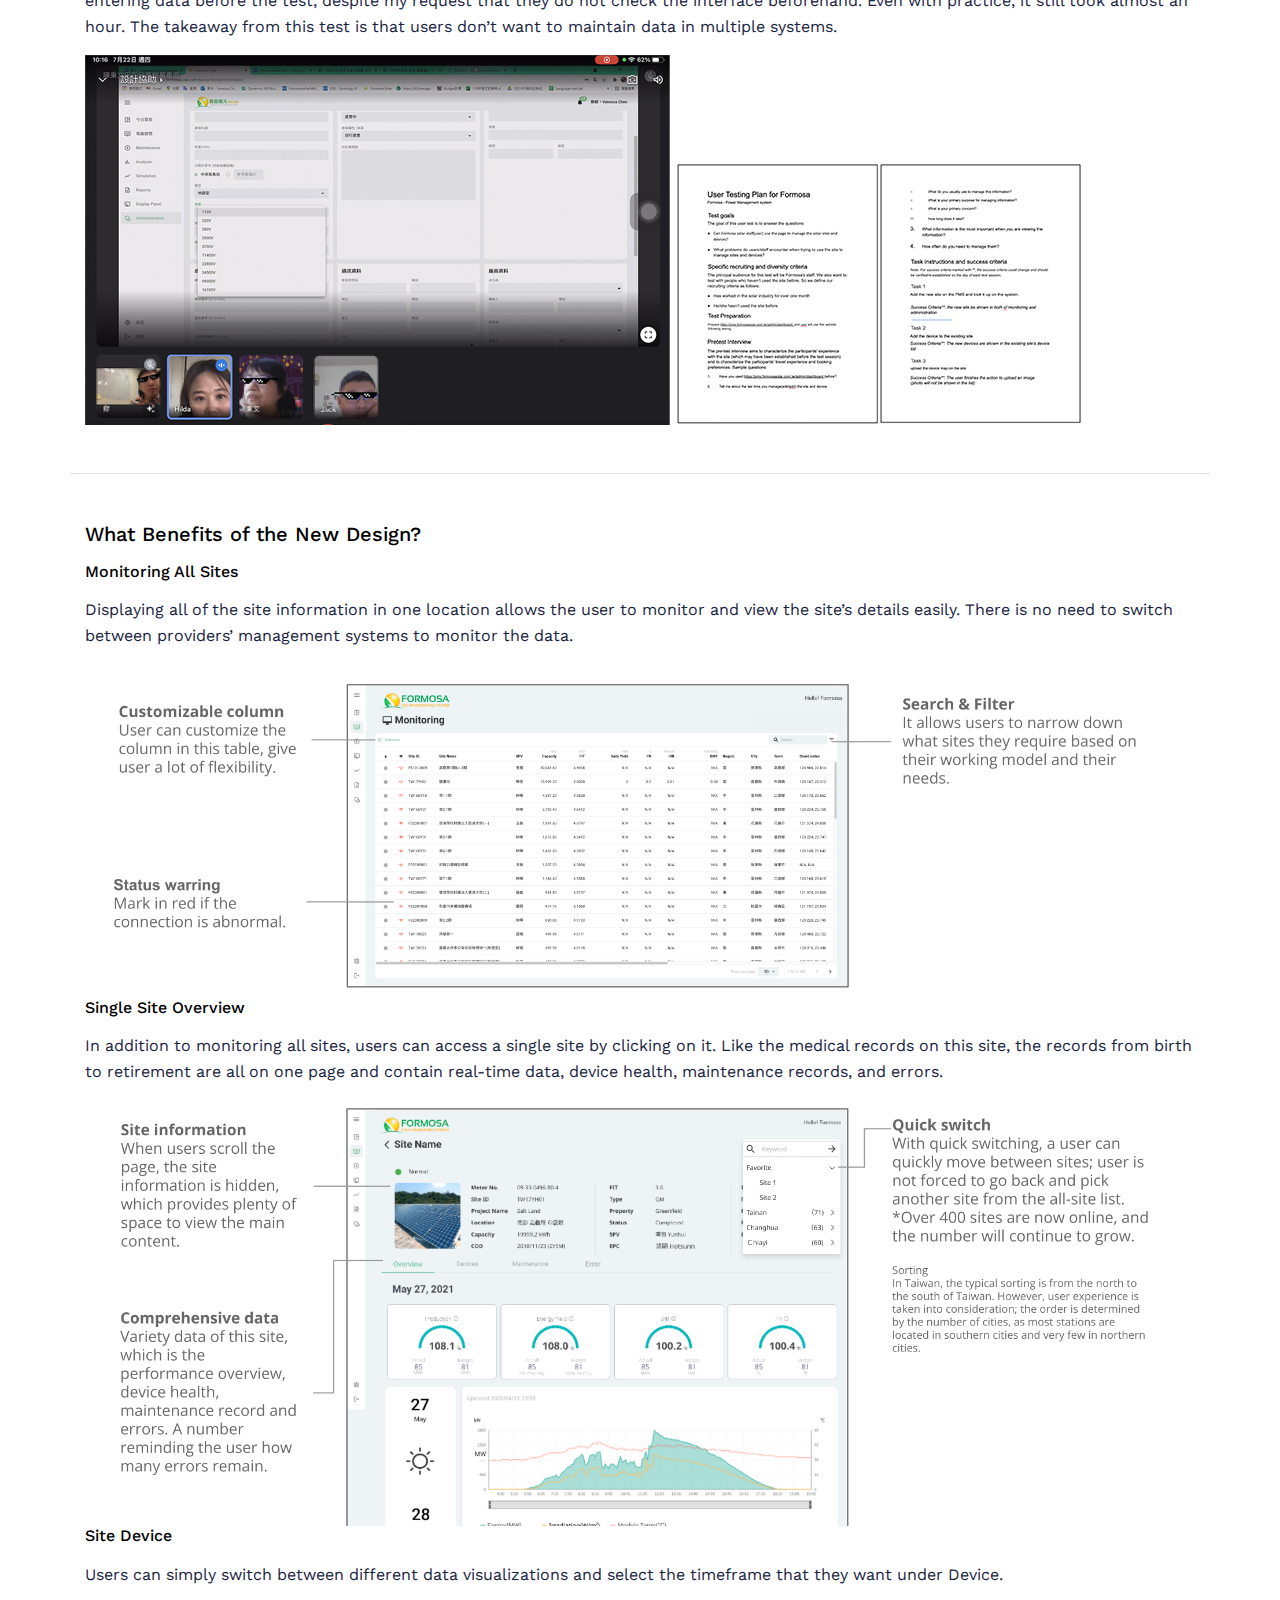
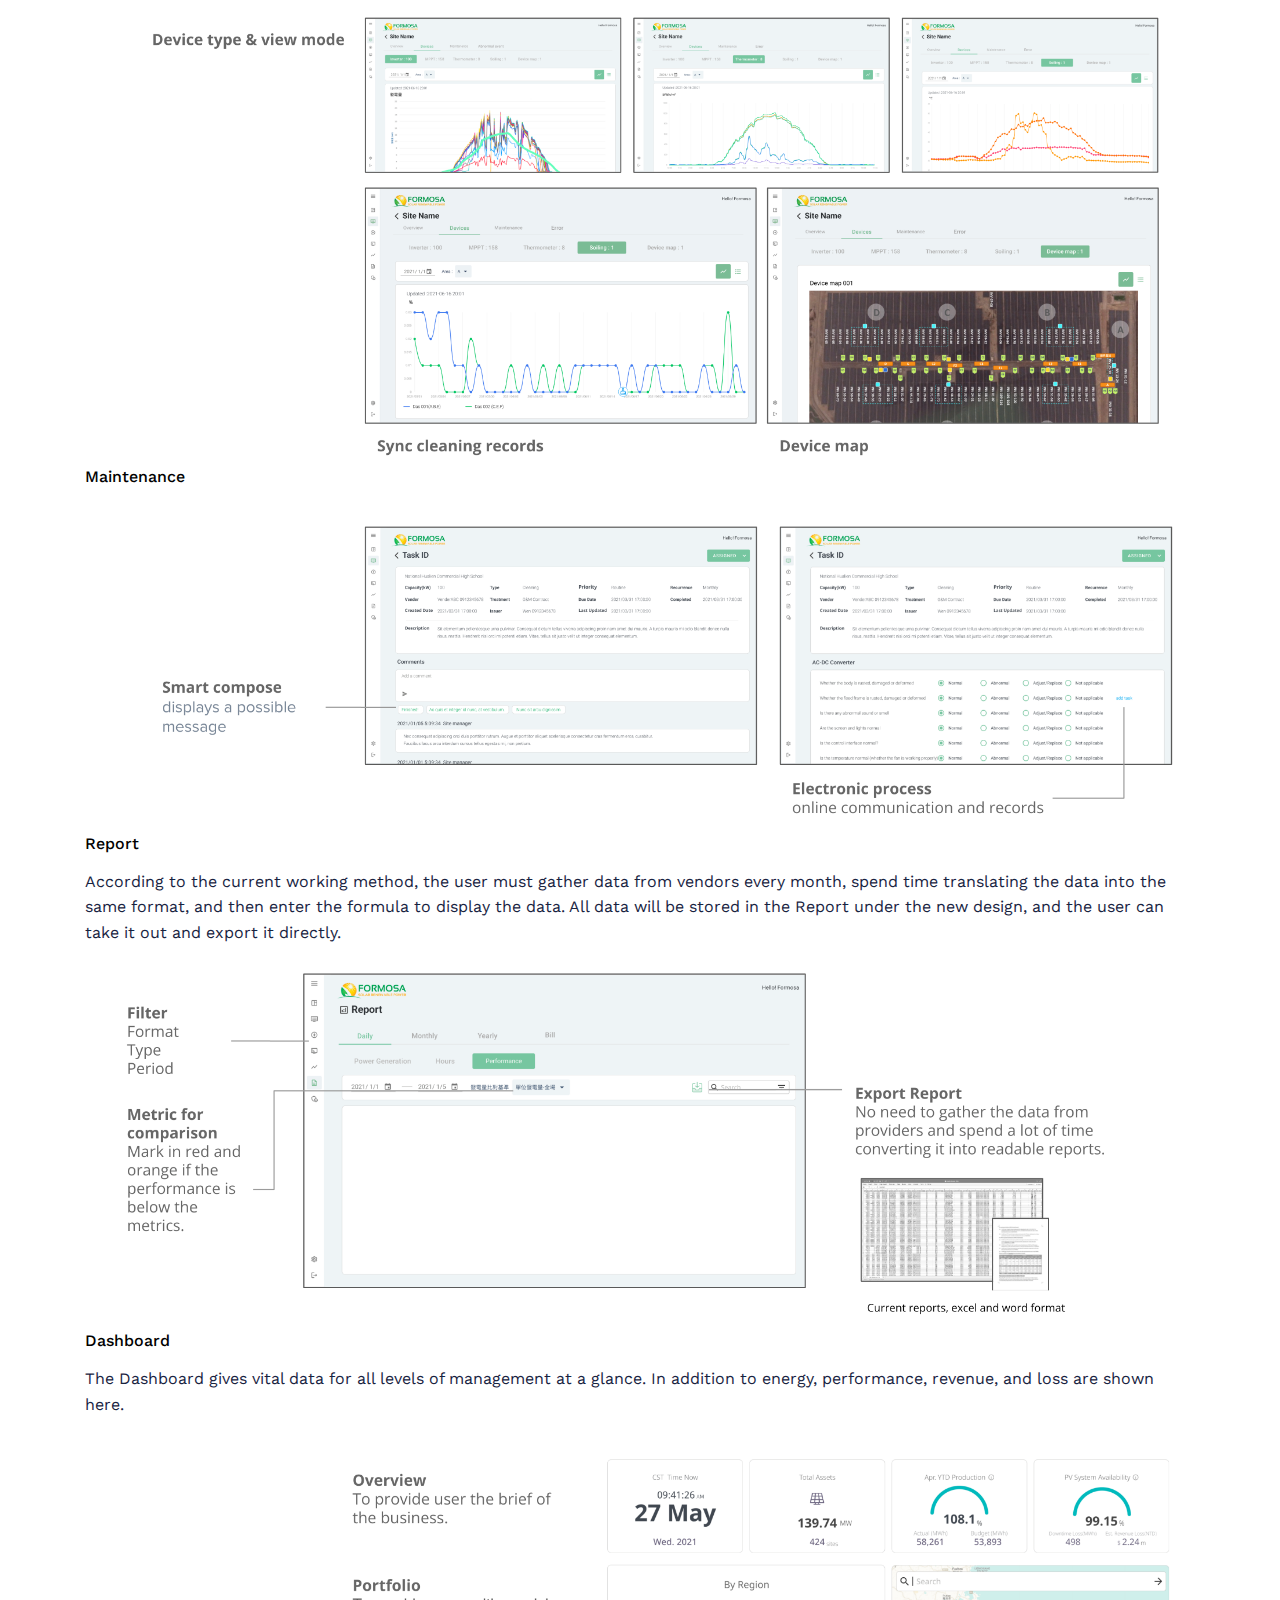
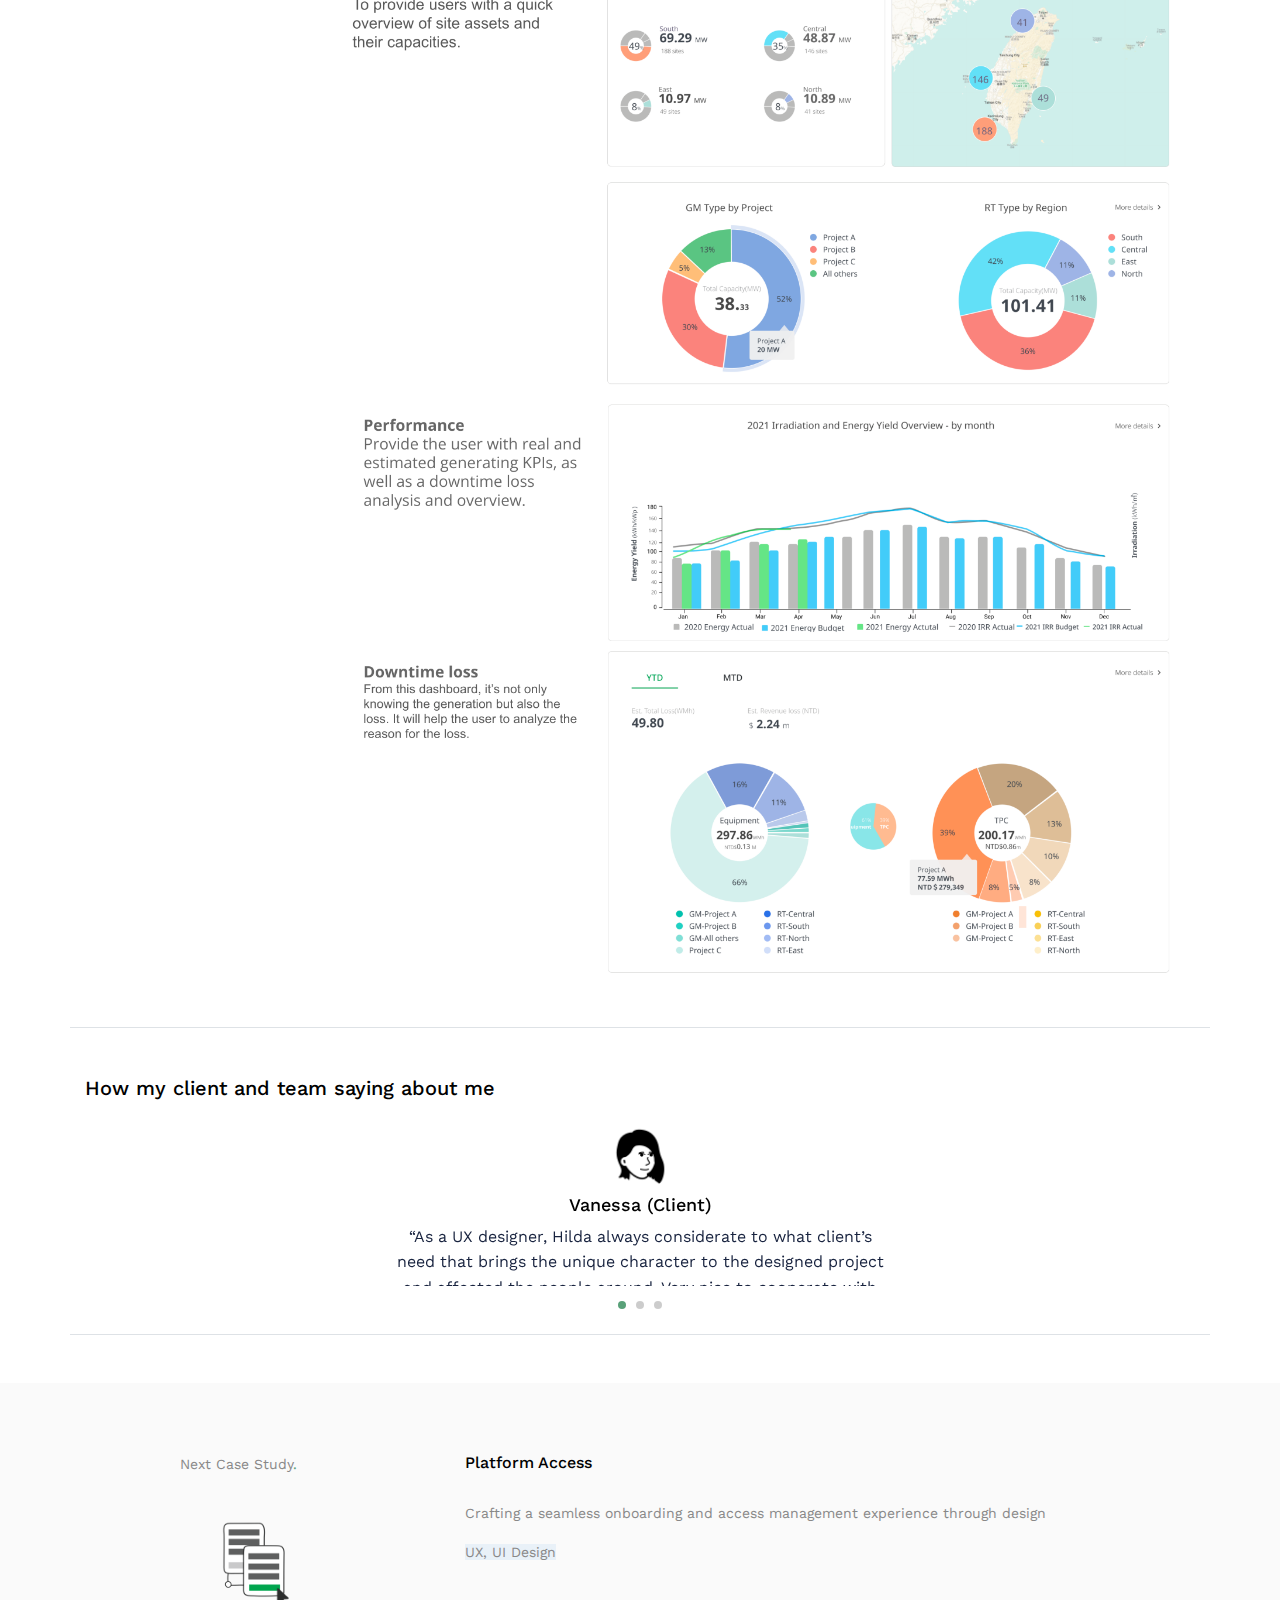
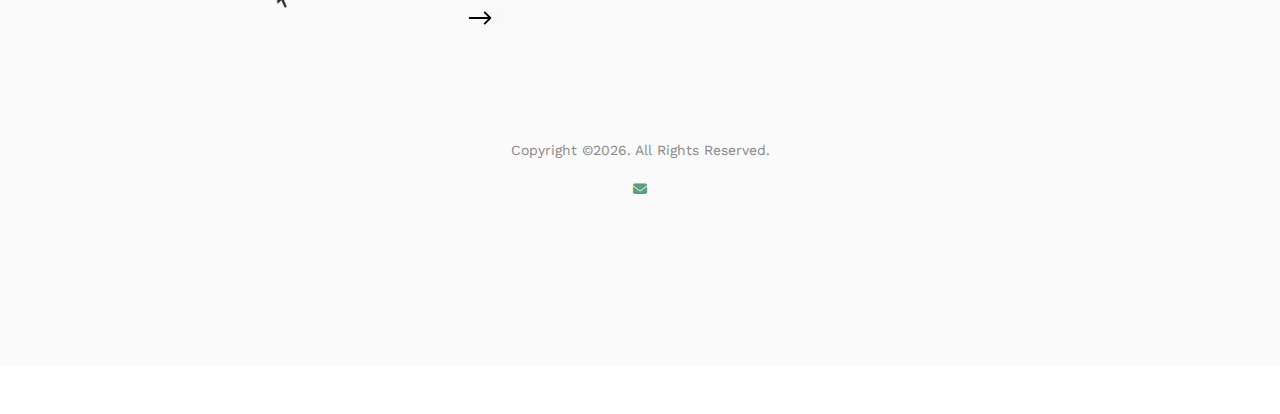
<file: PMS.html>
<!-- /*
* Template Name: Landing
* Template Author: Untree.co
* Author URI: https://untree.co/
* License: https://creativecommons.org/licenses/by/3.0/
*/ -->
<!doctype html>
<html lang="en">



<head>
  <!-- Google tag (gtag.js) -->
  <script async src="https://www.googletagmanager.com/gtag/js?id=G-N7W38X3VDD"></script>
  <script>
    window.dataLayer = window.dataLayer || [];
    function gtag(){dataLayer.push(arguments);}
    gtag('js', new Date());

    gtag('config', 'G-N7W38X3VDD');
  </script>
  <meta charset="utf-8">
  <meta name="viewport" content="width=device-width, initial-scale=1, shrink-to-fit=no">
  <meta name="author" content="Untree.co">
  <link rel="shortcut icon" href="favicon.png">

  <meta name="description" content="" />
  <meta name="keywords" content="" />

  <link rel="preconnect" href="https://fonts.googleapis.com">
  <link rel="preconnect" href="https://fonts.gstatic.com" crossorigin>
  <link href="https://fonts.googleapis.com/css2?family=Work+Sans:wght@400;500;600;700&display=swap" rel="stylesheet">

  <link rel="stylesheet" href="css/bootstrap.min.css">
  <link rel="stylesheet" href="css/owl.carousel.min.css">
  <link rel="stylesheet" href="css/owl.theme.default.min.css">
  <link rel="stylesheet" href="css/jquery.fancybox.min.css">
  <link rel="stylesheet" href="fonts/icomoon/style.css">
  <link rel="stylesheet" href="fonts/flaticon/font/flaticon.css">
  <link rel="stylesheet" href="css/aos.css">
  <link rel="stylesheet" href="css/style.css">
  <link rel="stylesheet" href="css/anchor.css">
  

  <link rel="stylesheet" href="https://cdnjs.cloudflare.com/ajax/libs/font-awesome/6.4.2/css/all.min.css">

  <title>Power Management System</title>
</head>




<body data-spy="scroll" data-target=".site-navbar-target" data-offset="100">

  <div class="site-mobile-menu site-navbar-target">
    <div class="site-mobile-menu-header">
      <div class="site-mobile-menu-close">
        <span class="icofont-close js-menu-toggle"></span>
      </div>
    </div>
    <div class="site-mobile-menu-body"></div>
  </div>


  
  <nav class="site-nav dark js-site-navbar mb-5 site-navbar-target">
    <div class="container">
      <div class="site-navigation">
        <a href="index.html" class="logo m-0 float-left">Hilda Kuo<span class="text-primary">.</span></a>

        <ul class="js-clone-nav d-none d-lg-inline-block site-menu float-left">
          <li class="has-children">
            <a href="#" class="nav-link">Case Study</a>
            <ul class="dropdown">
              <li><a href="PMS.html" class="nav-link">Power Management</a></li>
              <li><a href="PlatformAccess.html" class="nav-link">Platform Access</a></li>
              <li><a href="ConsolidateResearch.html" class="nav-link">Consolidate Research</a></li>
              <li><a href="RenewalExperience.html" class="nav-link">Renewal Experience</a></li>
              <li><a href="VirtualKeyboardEnhancement.html" class="nav-link">Virtual Keyboard</a></li>
            </ul>
          </li>
          
          <li><a href="about.html" class="nav-link">About</a></li>
          
        </ul>

        <ul class="js-clone-nav d-none mt-1 d-lg-inline-block site-menu float-right">
          <li class="cta-button-outline"><a href="https://www.linkedin.com/in/hildakuo/" target="_blank"><span class="icon-linkedin"></span></a></li>

          
        </ul>



        <a href="#" class="burger ml-auto float-right site-menu-toggle js-menu-toggle d-inline-block dark d-lg-none" data-toggle="collapse" data-target="#main-navbar">
          <span></span>
        </a>

      </div>
    </div>
  </nav>
  

  <div class="untree_co-hero pb-0" id="home-section">
    <div class="container">
      <div class="row">

       

      </div> <!-- /.row -->
    </div> <!-- /.container -->
    <!-- <div class="illustration">
      
    </div> -->
  </div> <!-- /.untree_co-hero -->




        <a href="#" class="burger ml-auto float-right site-menu-toggle js-menu-toggle d-inline-block dark d-lg-none" data-toggle="collapse" data-target="#main-navbar">
          <span></span>
        </a>

      </div>
    </div>
  </nav>

  <a name="Background" class="shifted-anchor"></a> 
  <div class="untree_co-hero py-5 mb-0" id="home-section">
    <div class="container">
      <div class="untree_co-hero py-5 mb-0" id="home-section">
      <div class="row">
        <div class="col-12">
          <div class="dots"></div>
          <div class="row justify-content-center">
            <div class="col-md-12 text-center">
              <br>
              <br>
              <br>
              <h1 class="heading" data-aos="fade-up" data-aos-delay="0">Power Management System</h1>
              
              
            </div>
          </div>
        </div>
      </div> <!-- /.row -->
    </div> <!-- /.container -->
  </div> <!-- /.untree_co-hero -->

  
  <div class="container">
    <div class="col-lg-8">
     
    </div>

    <div class="row">





      <div class="col-lg-2 ml-auto">
        <div class="widget">
          <h6>Role</h6>
          <p>UX Designer</p>
        </div> <!-- /.widget -->
      </div> <!-- /.col-lg-4 -->

      <div class="col-lg-4 ml-auto">
        <div class="widget">
          <h6>Responsibility</h6>
          <p>• Worked with clients and team to understand business and user needs</p>
          <p>• Developed design from conceptual designs, scenarios, and prototypes to visual design</p>
        </div> <!-- /.widget -->
      </div> <!-- /.col-lg-3 -->

      
      <div class="col-lg-3 ml-auto">
        <div class="widget">
          <h6>Deliverable</h6>
          <p>• Prototype</p>
          <p>• Mockup</p>
          <p>• User needs</p>
        </div> <!-- /.widget -->
      </div> <!-- /.col-lg-3 -->

      <div class="col-lg-3 ml-auto">
        <div class="widget">
          <h6>Project Duration</h6>
          <p>Jan. 2021- Aug. 2021</p>
        </div> <!-- /.widget -->
      </div> <!-- /.col-lg-3 -->
    </div> <!-- /.row -->
  </div> <!-- /.container -->
  <br>
  <br>
  <br>
  <div class="container pb-5 mb-5 border-bottom">
    <div class="row">

      <div class="col-lg-12">
        <P>The Solar Power Management System is Formosa Solar’s proprietary data platform designed to optimize and monitor power efficiency, safety, and reliability. Prior to 2016, Formosa was solely an investor in power operations and maintenance, utilizing outside vendors to maintain data management. More recently, the company has moved toward greater in-house management capabilities and the proprietary utilization and management of data. Therefore, Formosa wants to build a centralized data platform using a proprietary database which will analyze real-time data and increase data visibility. The platform will additionally integrate historical performance data to assist management decision making.</P>
      </div>
    </div>
  </div>

    <div class="container pb-5 mb-5 border-bottom">
      <div class="row">
        <div class="col-lg-12">
        <h5>Research Process</h5>  
        <img src="images/Process-3.jpg" alt="Image" class="img-fluid">
        <p id="Discover"></p>
        </div>
      </div>
    </div>
  
  
    <div class="container pb-5 mb-5 border-bottom">
      <div class="row">
        <div class="col-lg-12">
        <h5>Discover User‘s Problem</h5>  
        <p>The other two designers and I divided the work by research methodologies at the start of the research. I was researching and synthesizing to create a User Journey Map, and the other two were working on Pain Points and Personas.I highlighted the text on the transcript, took notes, and structured it into a user journey map, which included the essential steps, pain points, opportunities, and tools while watching the recording.</p>
        <h6>Workshop & Interview</h6>  
        <P>By conducting several workshops, we gained a deep understanding of the client’s desire to build a management system customized to their own internal needs and working procedures instead of the standard power management system</P>
        <img src="images/Workshop-and-interview-question-script.jpg" alt="Image" class="img-fluid">
        <h6>Competitor Analysis</h6>  
        <P>In addition, I conducted a competitor analysis to analyze the client’s vendor systems and identify which features are beneficial to users and which require improvement.</P>
        <img src="images/Competitor-Analysis-and-Screenshot.jpg" alt="Image" class="img-fluid">
        <p id="Define"></p>
      </div>
    </div>
  </div>



  <div class="container pb-5 mb-5 border-bottom">
    <div class="row">
      <div class="col-lg-12">
      <h5>Define User Pain Point</h5>
      <div class="row gutter-1 gallery">
        
        <div class="col-6">
          <i class="fa-regular fa-face-frown"></i>
          <p>Difficulty in making a decision due to a lack of data ownership</p>
        </div>
        <div class="col-6">
          <i class="fa-regular fa-circle-check"></i>
          <p>Validating and manipulating data manually to convert reports that meet user needs</p>
        </div>
        <div class="col-6">
          <i class="fa-regular fa-eye"></i>
          <p>Managers are unable to see data at a glance</p>
        </div>
        <div class="col-6">
          <i class="fa-solid fa-solar-panel"></i>
          <p>Inability to measure the tendency of the lifetime of PV sites</p>
        </div>
      </div>
      <br>
        <h1 class="h6 mb-3 text-black">Affinity Mapping</h1>
        <p>I gathered thoughts, opinions, and difficulties from the discovery phase and grouped them into six themes; Site Information, Device Information, Analyze & Report, Real-time Monitoring & Historical Data, Project Management, and Maintenance & Error.</p>
       
        
        <img src="images/Affinity-Mapping.jpg" alt="Affinity-Mapping." class="img-fluid">
        <figcaption>Affinity Mapping</figcaption>
        <h1 class="h6 mb-3 text-black">Information Architecture</h1>
        
        <P>After understanding the theme of user needs, I built the information architecture to learn how the platform’s different screens will work and how users would move between them. It also helped stakeholders review designs and understand changes and status, including what is in the current phase, what is in the future phase, and the ability to add additional categories.</P>
        <img src="images/Information-Architecture-1.jpg" alt="Information Architecture" class="img-fluid">
        <figcaption>Information Architecture</figcaption>
        <p id="Develop"></p>
    </div>
    </div> 
  </div>


  

  <div class="container pb-5 mb-5 border-bottom">
    <div class="row">
      <div class="col-lg-12">
        <h1 class="h5 mb-3 text-black">Develop Solutions for the Problem</h1>
        <h1 class="h6 mb-3 text-black">Paper wireframe</h1>    
        <p>To ensure the user experience on navigation is fluid and adaptive, I initially created different wireframes for the structure of the two-level navigation. After deciding on the ideal user experience concept, I began with the Monitoring screen because it was the most complex and important component and would serve as the foundation of the layout. Then, I used the paper wireframes to gather feedback from the team before converting them to digital wireframes.</p>
        <figure>
          <img src="images/Example-Paper-wireframe-Navigation-Single-Site-Monitoring.jpg" alt="Example of Paper wireframe" class="img-fluid center">
          <figcaption>Example of Paper wireframe</figcaption>
        </figure>
        <Br>
        
    </div>
    <h1 class="h6 mb-3 text-black">Digital wireframe</h1>    
        <p>Taking the Dashboard as an example, before the board meeting, the design process was inefficient, and I had to spend a lot of time and effort on pixels and color every day, which might be changed the next day. So after the board meeting, I convinced the manager to focus on the user needs and used the black and white wireframe to communicate to speed up the work and get the client’s feedback directly.</p>
        <figure>
          <img src="images/Example-digital-wireframe-Dashboard.jpg" alt="Example of wireframe" class="img-fluid center">
          <figcaption>Example of wireframe</figcaption>
        </figure>
        <Br>

        <p>Also, through the consulting clients, I learned the formulas that needed to show in the platform and converted this knowledge into documentation for development.</p>
        

        
        
        <img src="images/Example-of-handover-document.jpg" alt="Image" class="img-fluid">
        <br>
        <h1 class="h6 mb-3 text-black">Bottom-Up Component</h1>
        <p>I gradually built design systems from the bottom up, gathering components from the design, defining component attributes, and creating a component library. I didn’t spend extra to design the chart style; I worked with the frontend engineer to alter the component from material design and made its color fit our design system.</p> 
        <img src="images/Example-Components-and-Elements.jpg" alt="Image" class="img-fluid">

      </div>
  </div>
  
  
  <a name="Testing" class="shifted-anchor"></a> 
  <div class="container pb-5 mb-5 border-bottom">
    <div class="row">
      <div class="col-lg-12">
        <h1 class="h5 mb-3 text-black">Testing</h1>
        <h1 class="h6 mb-3 text-black">Usability Testing</h1>    
        <p>The client and I had a weekly design discussion section to receive feedback on designs and gather the needs and requirements for the new functionality. In the admin part, I conducted a test with users who needed to maintain the data. My expectation was that I would receive feedback about the UI/layout or how users use it. However, at the beginning of the testing, users asked if the data would be synced with the ERP system in the future, meaning maintaining two systems is time-consuming and error-prone. Aside from that, users had practiced entering data before the test, despite my request that they do not check the interface beforehand. Even with practice, it still took almost an hour. The takeaway from this test is that users don’t want to maintain data in multiple systems.</p>
        <img src="images/Example-Usability-Testing-Testing-Plan.jpg" alt="Image" class="img-fluid">
      </div>
    </div>   
  </div>


  <div class="container pb-5 mb-5 border-bottom">
    <div class="row">
      <div class="col-lg-12">
        <h1 class="h5 mb-3 text-black">What Benefits of the New Design?</h1>
        <h1 class="h6 mb-3 text-black">Monitoring All Sites</h1>    
        <p>Displaying all of the site information in one location allows the user to monitor and view the site’s details easily. There is no need to switch between providers’ management systems to monitor the data.</p>
        <img src="images/benefits-screenshot_1.jpg" alt="Image" class="img-fluid">

        <h1 class="h6 mb-3 text-black">Single Site Overview</h1>    
        <p>In addition to monitoring all sites, users can access a single site by clicking on it. Like the medical records on this site, the records from birth to retirement are all on one page and contain real-time data, device health, maintenance records, and errors.</p>
        <img src="images/Single-Site-Overview.jpg" alt="Image" class="img-fluid">

        <h1 class="h6 mb-3 text-black">Site Device</h1>    
        <p>Users can simply switch between different data visualizations and select the timeframe that they want under Device.</p>
        <img src="images/Site-Device.jpg" alt="Image" class="img-fluid">

        <h1 class="h6 mb-3 text-black">Maintenance</h1>    
        <img src="images/Maintenance.jpg" alt="Image" class="img-fluid">

        <h1 class="h6 mb-3 text-black">Report</h1>    
        <p>According to the current working method, the user must gather data from vendors every month, spend time translating the data into the same format, and then enter the formula to display the data. All data will be stored in the Report under the new design, and the user can take it out and export it directly.</p>
        <img src="images/Report.jpg" alt="Image" class="img-fluid">

        <h1 class="h6 mb-3 text-black">Dashboard</h1>    
        <p>The Dashboard gives vital data for all levels of management at a glance. In addition to energy, performance, revenue, and loss are shown here.</p>
        <img src="images/Dashboard-1.jpg" alt="Image" class="img-fluid">
        <img src="images/Dashboard-2.jpg" alt="Image" class="img-fluid">


      </div>
    </div>   
  </div>
 
  
  <div class="container pb-5 mb-5 border-bottom">
    <div class="row">
      <div class="col-lg-12">
        <h1 class="h5 mb-3 text-black">How my client and team saying about me</h1>
      </div>
      <div class="col-lg-12">
        <div class="owl-single owl-carousel">
          <div class="testimonial mx-auto">
            <figure class="img-wrap">
              <img src="images/notion-avatar-1703997789430.png" alt="Image" class="img-fluid">
            </figure>
            <h3 class="name">Vanessa (Client)</h3>
            <blockquote>
              <p>&ldquo;As a UX designer, Hilda always considerate to what client’s need that brings the unique character to the designed project and affected the people around. Very nice to cooperate with Hilda through in-house system development.&rdquo;</p>
            </blockquote>
          </div>

          <div class="testimonial mx-auto">
            <figure class="img-wrap">
              <img src="images/notion-avatar-1703997678388.png" alt="Image" class="img-fluid">
            </figure>
            <h3 class="name">James (Client)</h3>
            <blockquote>
              <p>&ldquo;Hilda, once again, I would like to sincerely express my gratitude and truly appreciate your dedicated efforts on this challenging project. Best wishes for you and look forward to any collaboration opportunities soon in the future.&rdquo;</p>
            </blockquote>
          </div>

          <div class="testimonial mx-auto">
            <figure class="img-wrap">
              <img src="images/notion-avatar-1703997838061.png" alt="Image" class="img-fluid">
            </figure>
            <h3 class="name">Nick (Developer)</h3>
            <blockquote>
              <p>&ldquo;Hilda is an experienced UI/UX designer and able to transform clients’ ambiguous needs into clear, concise, and verifiable system requirements. She always took the initiative to clarify the user needs with clients and discuss the feasibility with engineers. It was really helpful for the project. I really enjoyed working with her.&rdquo;</p>
            </blockquote>
          </div>

        </div>
      </div>
    </div>
  </div>

  <div class="site-footer">

    <div class="footer-dots"></div> <!-- /.footer-dots -->
    <div class="container">
      <div class="row">
        <div class="col-lg-2 ml-auto">
          <div class="widget">
            <p>Next Case Study<span class="text-primary">.</span> </p>
            <img src="images/PlatformAccess_cover.png" alt="Image" class="img-fluid">

          </div> <!-- /.widget -->
          
        </div> <!-- /.col-lg-4 -->
  
        <div class="col-lg-8 ml-auto">
          <div class="widget">
            <h3>Platform Access</h3>
            <p>Crafting a seamless onboarding and access management experience through design</p>  
            <span class="highlight">UX, UI Design</span>
          </div> <!-- /.widget -->
          <p class="mb-0"><a href="PlatformAccess.html" class="read-more-arrow">
            <svg class="bi bi-arrow-right" width="1em" height="1em" viewBox="0 0 16 16" fill="currentColor" xmlns="http://www.w3.org/2000/svg">
              <path fill-rule="evenodd" d="M10.146 4.646a.5.5 0 0 1 .708 0l3 3a.5.5 0 0 1 0 .708l-3 3a.5.5 0 0 1-.708-.708L12.793 8l-2.647-2.646a.5.5 0 0 1 0-.708z"/>
              <path fill-rule="evenodd" d="M2 8a.5.5 0 0 1 .5-.5H13a.5.5 0 0 1 0 1H2.5A.5.5 0 0 1 2 8z"/>
            </svg>
          </a></p>
        </div> <!-- /.col-lg-3 -->
  
        

    </div> <!-- /.container -->
  </div> <!-- /.site-footer -->



  
  <div id="overlayer"></div>
  <div class="loader">
    <div class="spinner-border" role="status">
      <span class="sr-only">Loading...</span>
    </div>
  </div>

  <div class="row mt-5">
    <div class="col-12 text-center">
      <p class="copyright">Copyright &copy;<script>document.write(new Date().getFullYear());</script>. All Rights Reserved. </p>
      <a href="mailto:KuoHilda@gmail.com"><i class="fa fa-envelope"></i></a>
    </div>
  </div>


  


<!--Anchor-->
  <div class="untree_co-hero py-5 mb-0" id="home-section">
    <div class="container">
      <div class="row">
        <div class="col-12">
          
          <div class="row justify-content-center">
            <div class="col-md- text-center anchor">
              <a href="#Background">Background</a>
              <a href="#Discover">Discover</a>
              <a href="#Define">Define</a>
              <a href="#Develop">Develop</a>
              <a href="#Testing">Testing</a>
            </div> 
          </div>
        
      </div> <!-- /.row -->
    </div> <!-- /.container -->
  </div> <!-- /.untree_co-hero -->




  <script src="js/jquery-3.4.1.min.js"></script>
  <script src="js/jquery-migrate-3.0.1.min.js"></script>
  <script src="js/popper.min.js"></script>
  <script src="js/bootstrap.min.js"></script>
  <script src="js/owl.carousel.min.js"></script>
  <script src="js/jquery.easing.1.3.js"></script>
  <script src="js/jquery.animateNumber.min.js"></script>
  <script src="js/jquery.waypoints.min.js"></script>
  <script src="js/jquery.fancybox.min.js"></script>
  <script src="js/aos.js"></script>
  
  <script src="js/custom.js"></script>
  
</body>

</html>
</file>
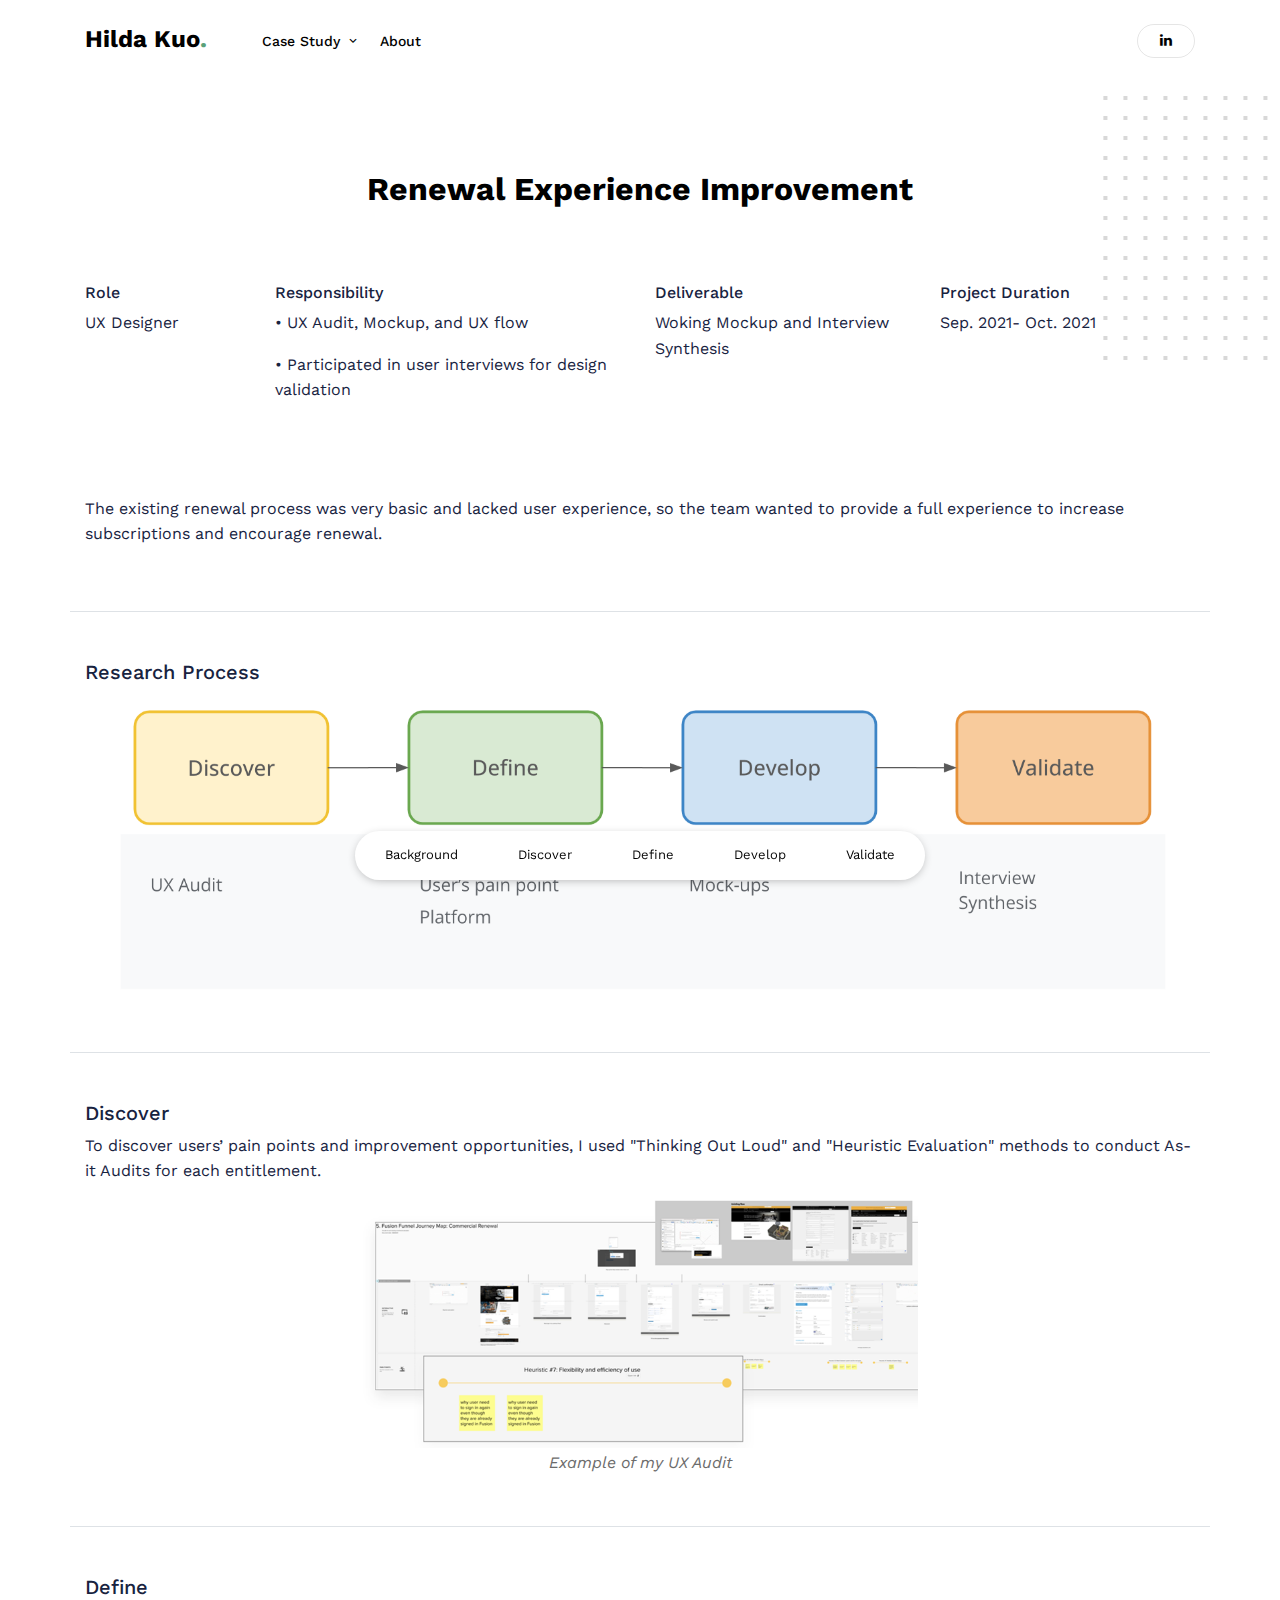
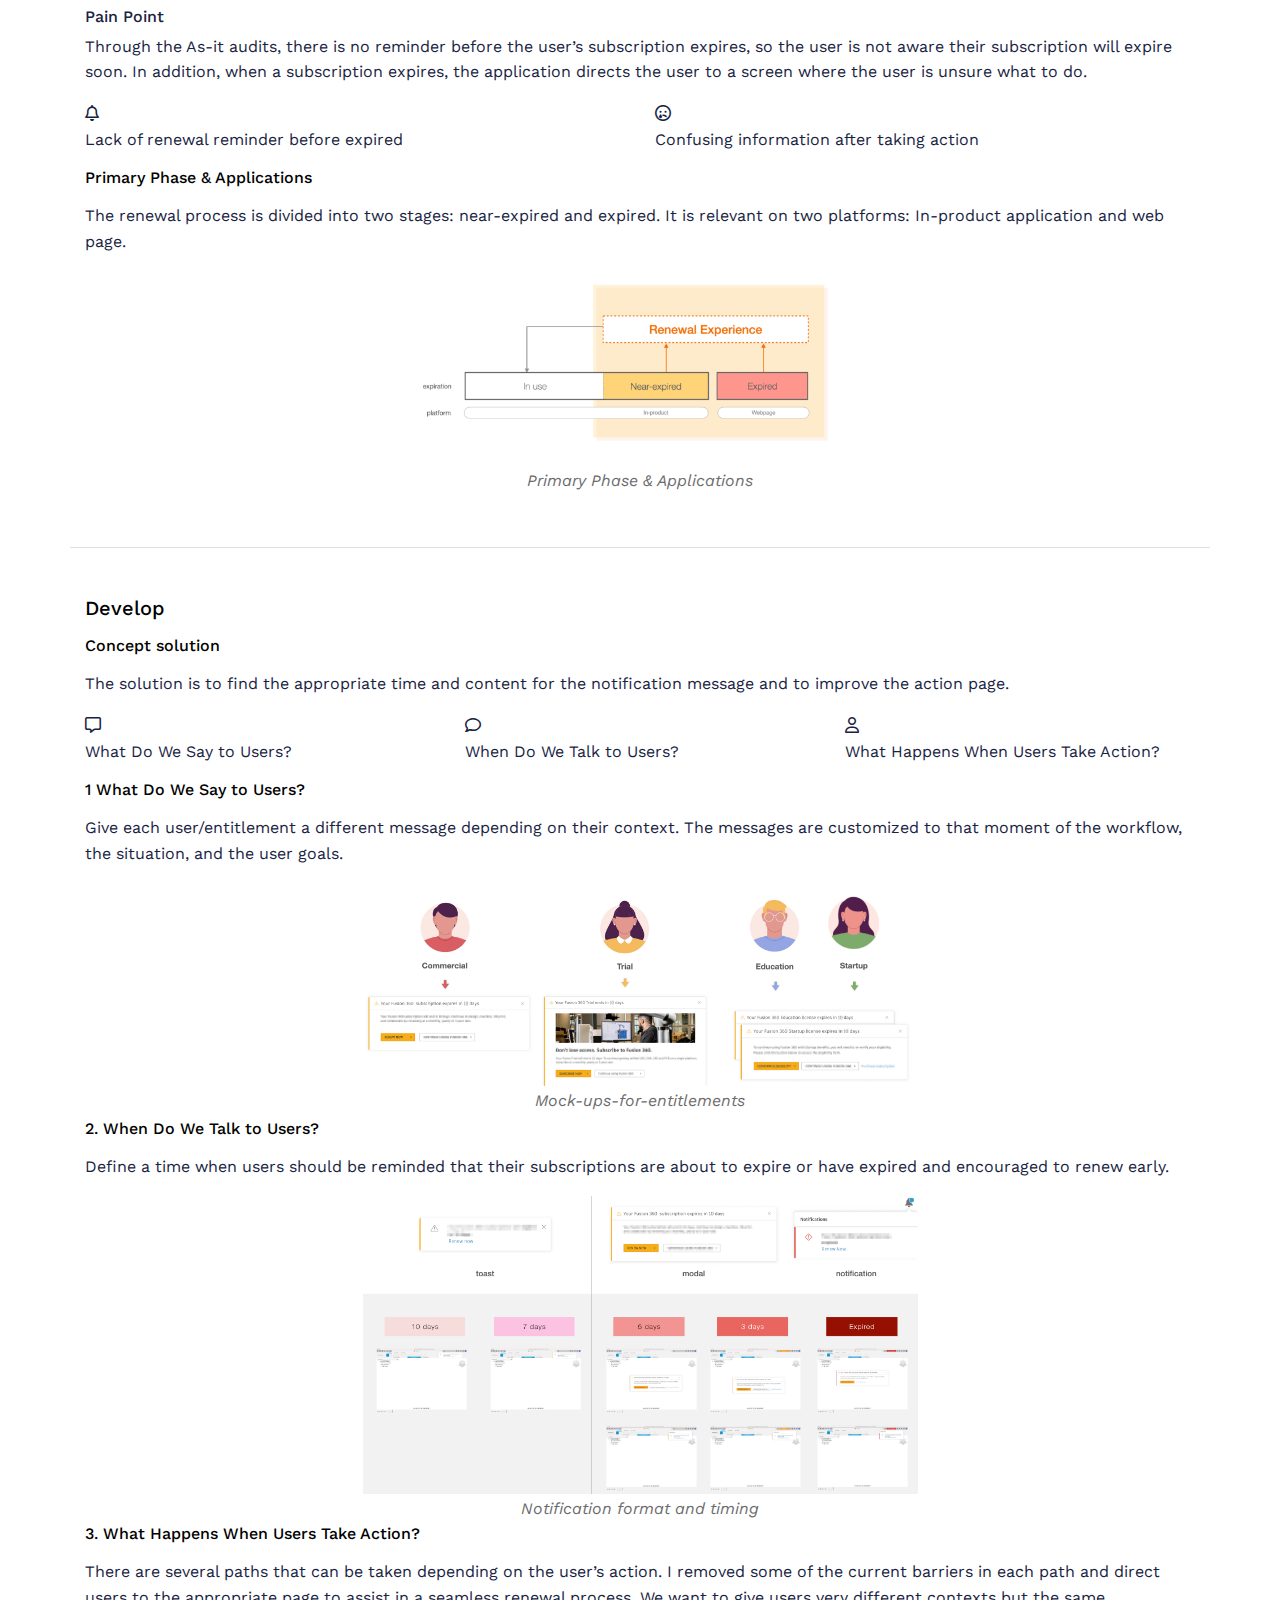
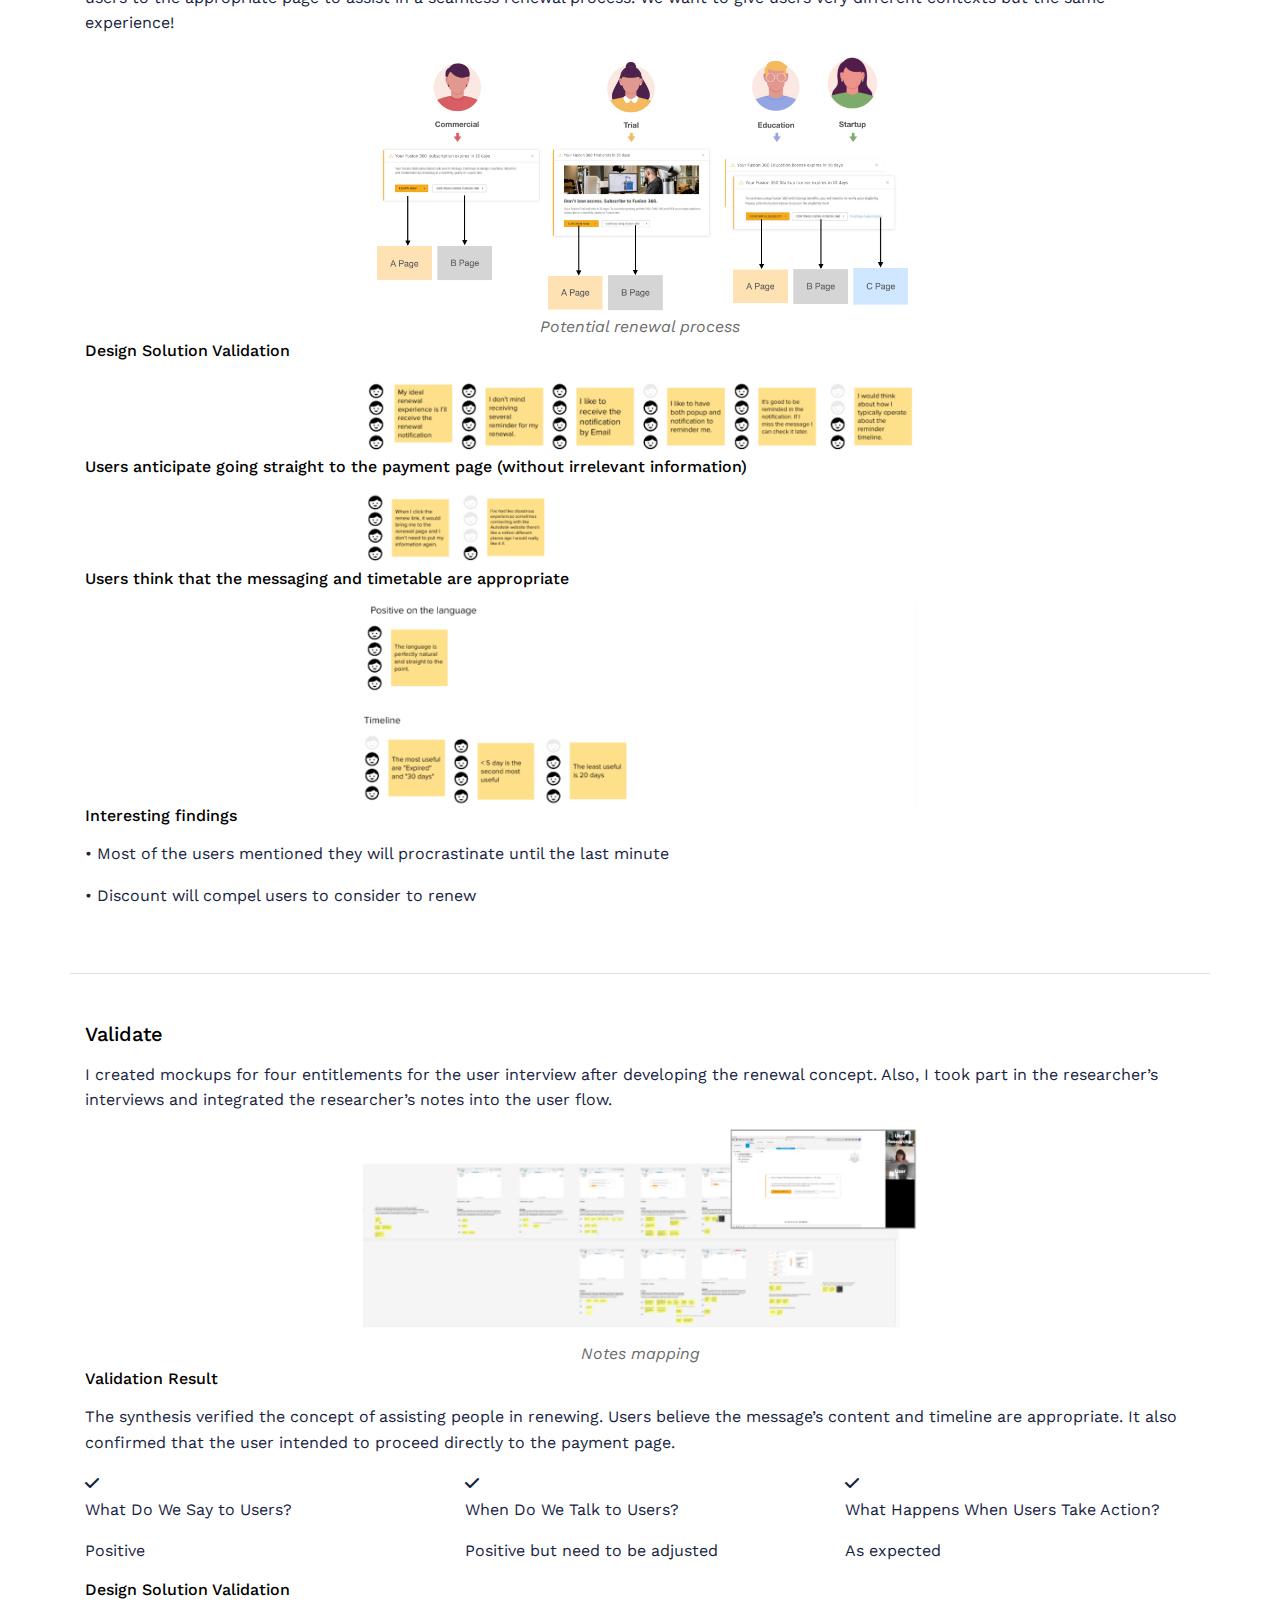
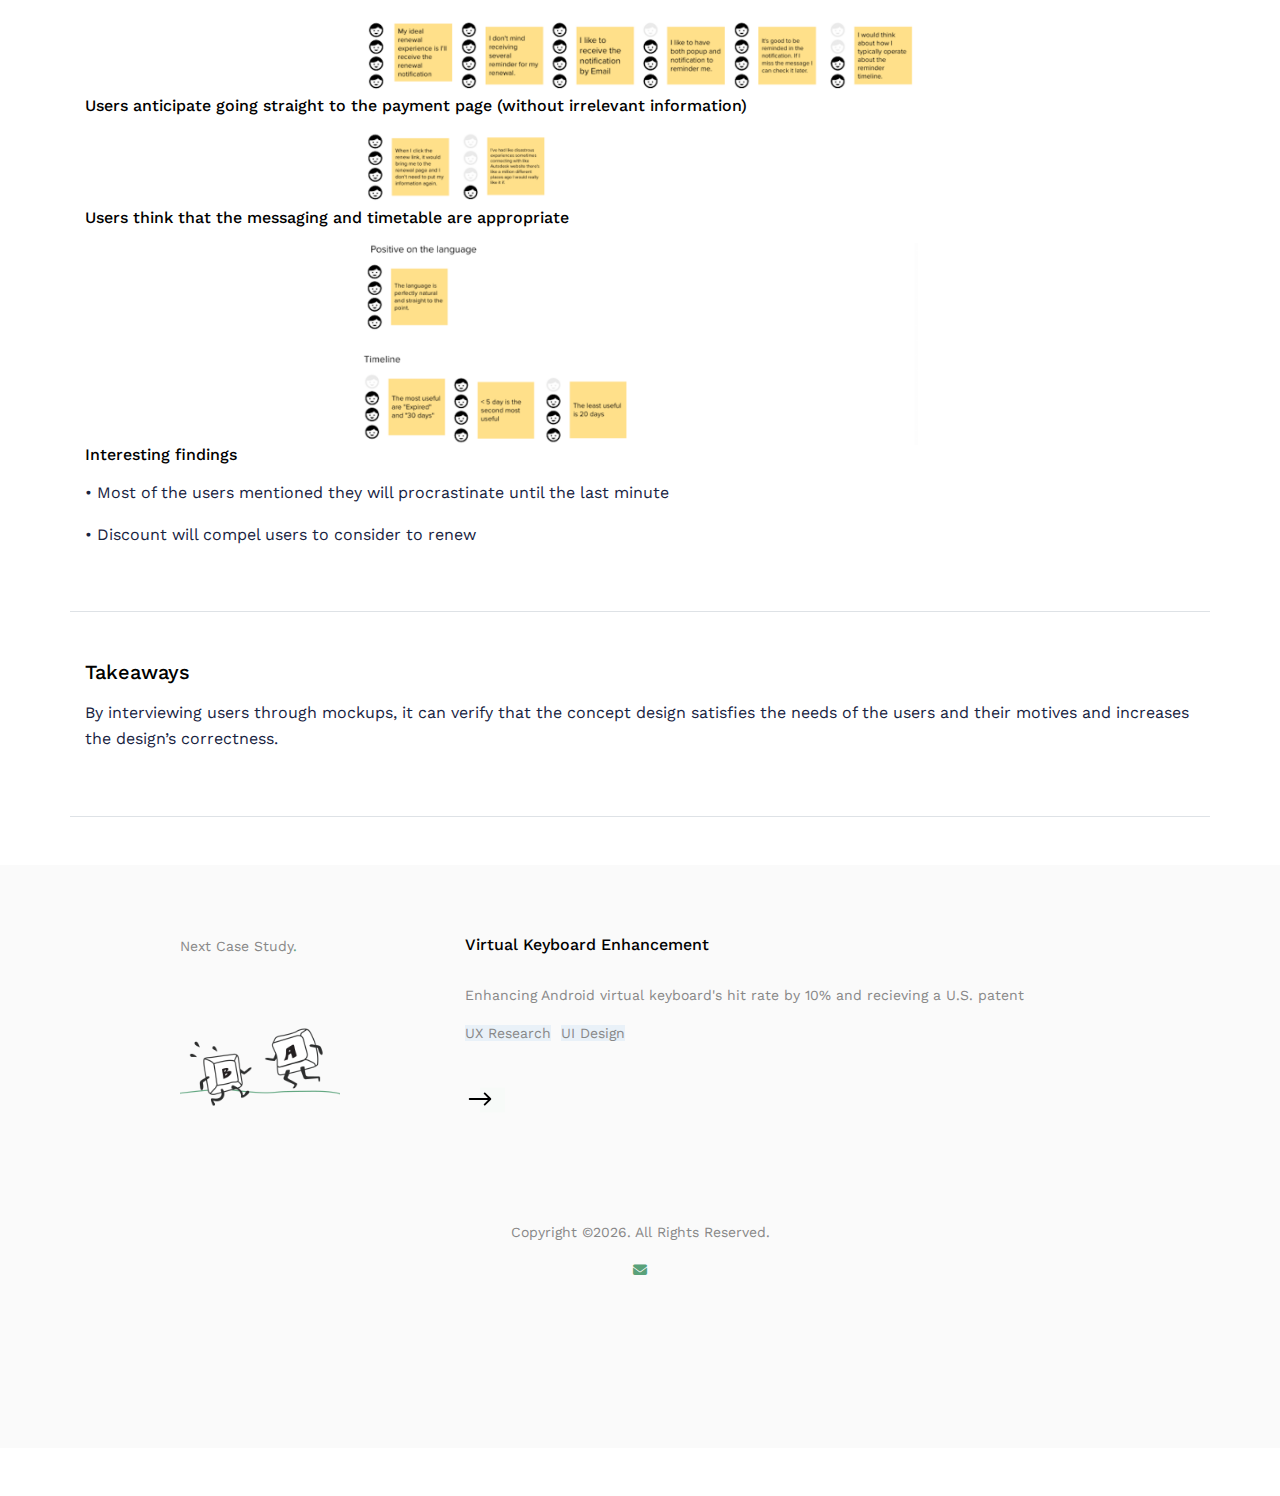
<file: RenewalExperience.html>
<!-- /*
* Template Name: Landing
* Template Author: Untree.co
* Author URI: https://untree.co/
* License: https://creativecommons.org/licenses/by/3.0/
*/ -->
<!doctype html>
<html lang="en">



<head>
  <!-- Google tag (gtag.js) -->
  <script async src="https://www.googletagmanager.com/gtag/js?id=G-N7W38X3VDD"></script>
  <script>
    window.dataLayer = window.dataLayer || [];
    function gtag(){dataLayer.push(arguments);}
    gtag('js', new Date());

    gtag('config', 'G-N7W38X3VDD');
  </script>
  <meta charset="utf-8">
  <meta name="viewport" content="width=device-width, initial-scale=1, shrink-to-fit=no">
  <meta name="author" content="Untree.co">
  <link rel="shortcut icon" href="favicon.png">

  <meta name="description" content="" />
  <meta name="keywords" content="" />

  <link rel="preconnect" href="https://fonts.googleapis.com">
  <link rel="preconnect" href="https://fonts.gstatic.com" crossorigin>
  <link href="https://fonts.googleapis.com/css2?family=Work+Sans:wght@400;500;600;700&display=swap" rel="stylesheet">

  <link rel="stylesheet" href="css/bootstrap.min.css">
  <link rel="stylesheet" href="css/owl.carousel.min.css">
  <link rel="stylesheet" href="css/owl.theme.default.min.css">
  <link rel="stylesheet" href="css/jquery.fancybox.min.css">
  <link rel="stylesheet" href="fonts/icomoon/style.css">
  <link rel="stylesheet" href="fonts/flaticon/font/flaticon.css">
  <link rel="stylesheet" href="css/aos.css">
  <link rel="stylesheet" href="css/style.css">
  <link rel="stylesheet" href="css/anchor.css">
  

  <link rel="stylesheet" href="https://cdnjs.cloudflare.com/ajax/libs/font-awesome/6.4.2/css/all.min.css">

  <title>Renewal Experience Experience</title>
</head>




<body data-spy="scroll" data-target=".site-navbar-target" data-offset="100">
    
  <div class="site-mobile-menu site-navbar-target">
    <div class="site-mobile-menu-header">
      <div class="site-mobile-menu-close">
        <span class="icofont-close js-menu-toggle"></span>
      </div>
    </div>
    <div class="site-mobile-menu-body"></div>
  </div>


  
  
  <nav class="site-nav dark js-site-navbar mb-5 site-navbar-target">
    <div class="container">
      <div class="site-navigation">
        <a href="index.html" class="logo m-0 float-left">Hilda Kuo<span class="text-primary">.</span></a>

        <ul class="js-clone-nav d-none d-lg-inline-block site-menu float-left">
          <li class="has-children">
            <a href="#" class="nav-link">Case Study</a>
            <ul class="dropdown">
              <li><a href="PMS.html" class="nav-link">Power Management</a></li>
              <li><a href="PlatformAccess.html" class="nav-link">Platform Access</a></li>
              <li><a href="ConsolidateResearch.html" class="nav-link">Consolidate Research</a></li>
              <li><a href="RenewalExperience.html" class="nav-link">Renewal Experience</a></li>
              <li><a href="VirtualKeyboardEnhancement.html" class="nav-link">Virtual Keyboard</a></li>
            </ul>
          </li>
          
          <li><a href="about.html" class="nav-link">About</a></li>
            
          </li>
          
      
          <!--- <li><a href="#Case-Study-section" class="nav-link">Case Study</a></li>
          <li><a href="#pricing-section" class="nav-link">Pricing</a></li> 
          <li><a href="#about-section" class="nav-link">About</a></li>
          <li><a href="#contact-section" class="nav-link">Contact</a></li>-->
        </ul>
        <!--
        <ul class="js-clone-nav d-none mt-1 d-lg-inline-block site-menu float-right">
          <li class="cta-button-outline"><a href="signin.html">Sign in</a></li>
          <li class="cta-primary"><a href="register.html">Register</a></li>
        </ul>-->

        <ul class="js-clone-nav d-none mt-1 d-lg-inline-block site-menu float-right">
          <li class="cta-button-outline"><a href="https://www.linkedin.com/in/hildakuo/" target="_blank"><span class="icon-linkedin"></span></a></li>

        </ul>



        <a href="#" class="burger ml-auto float-right site-menu-toggle js-menu-toggle d-inline-block dark d-lg-none" data-toggle="collapse" data-target="#main-navbar">
          <span></span>
        </a>

      </div>
    </div>
  </nav>

  
  <a name="Background" class="shifted-anchor"></a> 
  <div class="untree_co-hero py-5 mb-0" id="home-section">
    <div class="container">
      <div class="untree_co-hero py-5 mb-0" id="home-section">
      <div class="row">
        <div class="col-12">
          <div class="dots"></div>
          <div class="row justify-content-center">
            <div class="col-md-12 text-center">
              <br>
              <br>
              <br>
              <h1 class="heading" data-aos="fade-up" data-aos-delay="0">Renewal Experience Improvement</h1>
              
              
            </div>
          </div>
        </div>
      </div> <!-- /.row -->
    </div> <!-- /.container -->
  </div> <!-- /.untree_co-hero -->

  
  <div class="container">

    <div class="row">
      <div class="col-lg-2 ml-auto">
        <div class="widget">
          <h6>Role</h6>
          <p>UX Designer</p>
        </div> <!-- /.widget -->
      </div> <!-- /.col-lg-4 -->

      <div class="col-lg-4 ml-auto">
        <div class="widget">
          <h6>Responsibility</h6>
          <p>• UX Audit, Mockup, and UX flow</p>
          <p>• Participated in user interviews for design validation</p>
        </div> <!-- /.widget -->
      </div> <!-- /.col-lg-3 -->

      
      <div class="col-lg-3 ml-auto">
        <div class="widget">
          <h6>Deliverable</h6>
          <p>Woking Mockup and Interview Synthesis</p>
        </div> <!-- /.widget -->
      </div> <!-- /.col-lg-3 -->

      <div class="col-lg-3 ml-auto">
        <div class="widget">
          <h6>Project Duration</h6>
          <p>Sep. 2021- Oct. 2021</p>
        </div> <!-- /.widget -->
      </div> <!-- /.col-lg-3 -->
    </div> <!-- /.row -->
  </div> <!-- /.container -->

  <div class="container pb-5 mb-5 border-bottom">
    <div class="row">
      <div class="col-lg-12">
        <br>
        <br>
        <br>
        <P>The existing renewal process was very basic and lacked user experience, so the team wanted to provide a full experience to increase subscriptions and encourage renewal.</P>
      </div>
    </div>
  </div>


  
  
   <div class="container pb-5 mb-5 border-bottom">
      <div class="row">
        <div class="col-lg-12">
        <h5>Research Process</h5>  
        <img src="images/Research-Process-renewal.png" alt="Image" class="img-fluid">
        
        </div>
      </div>
    </div>
  
    <a name="Discover" class="shifted-anchor"></a> 
    <div class="container pb-5 mb-5 border-bottom">
      <div class="row">
        <div class="col-lg-12">
        <h5>Discover</h5>  
        <p>To discover users’ pain points and improvement opportunities, I used "Thinking Out Loud" and "Heuristic Evaluation" methods to conduct As-it Audits for each entitlement.</p

        <figure>
          <img src="images/Example-of-the-UX-Audit.png" alt="Example of the UX Audit" class="img-fluid center">
          <figcaption>Example of my UX Audit</figcaption>
        </figure>
      </div>
    </div>
  </div>
  

  <a name="Define" class="shifted-anchor"></a> 
  <div class="container pb-5 mb-5 border-bottom">
    <div class="row">
      <div class="col-lg-12">
      <h5>Define</h5>
     
      
      <h6>Pain Point</h6>
      <p>Through the As-it audits, there is no reminder before the user’s subscription expires, so the user is not aware their subscription will expire soon. In addition, when a subscription expires, the application directs the user to a screen where the user is unsure what to do.</p>
      <div class="row gutter-1 gallery">
        
        <div class="col-6">
          <i class="fa-regular fa-bell"></i>
          <p>Lack of renewal reminder before expired</p>
        </div>
        <div class="col-6">
          <i class="fa-regular fa-face-sad-tear"></i>
          <p>Confusing information after taking action</p>
        </div>
        
      </div>
        <h1 class="h6 mb-3 text-black">Primary Phase & Applications</h1>
        <p>The renewal process is divided into two stages: near-expired and expired. It is relevant on two platforms: In-product application and web page.</p>
        <figure>
          <img src="images/Primary-Phase-Applications.png" alt="Primary Phase & Applications" class="img-fluid center">
          <figcaption>Primary Phase & Applications</figcaption>
        </figure>
    </div>
    </div> 
  </div>
  
  
  <a name="Develop" class="shifted-anchor"></a>
  <div class="container pb-5 mb-5 border-bottom">
    <div class="row">
      <div class="col-lg-12">
        <h1 class="h5 mb-3 text-black">Develop</h1>
        <h1 class="h6 mb-3 text-black">Concept solution</h1>    
        <p>The solution is to find the appropriate time and content for the notification message and to improve the action page.</p>
        <div class="row gutter-1 gallery">
        
          <div class="col-4">
            <i class="fa-regular fa-message"></i>
            <P>What Do We Say to Users?</P>
          </div>
          <div class="col-4">
            <i class="fa-regular fa-comment"></i>
            <P>When Do We Talk to Users?</P>
          </div>
          <div class="col-lg-4">
            <i class="fa-regular fa-user"></i>
            <P>What Happens When Users Take Action?</P>
          </div>
    </div>
  
    <h1 class="h6 mb-3 text-black">1 What Do We Say to Users?</h1>    
        <p>Give each user/entitlement a different message depending on their context. The messages are customized to that moment of the workflow, the situation, and the user goals.</p>
        <figure>
          <img src="images/Mock-ups-for-entitlements.png" alt="Mock-ups-for-entitlements.png" class="img-fluid center">
          <figcaption>Mock-ups-for-entitlements</figcaption>
        </figure>
      

        
        <h1 class="h6 mb-3 text-black">2. When Do We Talk to Users?</h1>
        <p>Define a time when users should be reminded that their subscriptions are about to expire or have expired and encouraged to renew early.</p>
          <img src="images/Notification-format-and-timing.png" alt="Notification format and timing" class="img-fluid center">
          <figcaption>Notification format and timing</figcaption>
        </figure>
      

        <h1 class="h6 mb-3 text-black">3. What Happens When Users Take Action?</h1>
        <p>There are several paths that can be taken depending on the user’s action. I removed some of the current barriers in each path and direct users to the appropriate page to assist in a seamless renewal process. We want to give users very different contexts but the same experience!</p>
        <img src="images/Potential-renewal-process.png" alt="Potential renewal process" class="img-fluid center">
        <figcaption>Potential renewal process</figcaption>
      </figure>
    
      </div>
  </div> 
  
  
  







  



  
    <div class="row">
      <div class="col-lg-12">
        <h1 class="h6 mb-3 text-black">Design Solution Validation</h1>   
        <img src="images/note_1.png" alt="Image" class="img-fluid center">
      

        <h1 class="h6 mb-3 text-black">Users anticipate going straight to the payment page (without irrelevant information)</h1>    
        <img src="images/note_2.png" alt="Image" class="img-fluid center">
       

        <h1 class="h6 mb-3 text-black">Users think that the messaging and timetable are appropriate</h1>    
        <img src="images/note_3.png" alt="Image" class="img-fluid center">
          <h1 class="h6 mb-3 text-black">Interesting findings</h1>
          <p>• Most of the users mentioned they will procrastinate until the last minute</p>
          <p>• Discount will compel users to consider to renew</p>

      </div>
    </div>   
  </div>
 




<a name="Validate" class="shifted-anchor"></a>
  <div class="container pb-5 mb-5 border-bottom">
    <div class="row">
      <div class="col-lg-12">
        <h1 class="h5 mb-3 text-black">Validate</h1>
        <p>I created mockups for four entitlements for the user interview after developing the renewal concept. Also, I took part in the researcher’s interviews and integrated the researcher’s notes into the user flow.</p>
        <img src="images/notemapping.png" alt="Notes mapping" class="img-fluid center">
        <figcaption>Notes mapping</figcaption> 
        <h1 class="h6 mb-3 text-black">Validation Result</h1> 
        <P>The synthesis verified the concept of assisting people in renewing. Users believe the message’s content and timeline are appropriate. It also confirmed that the user intended to proceed directly to the payment page.</P>
        <div class="row gutter-1 gallery">
        
          <div class="col-4">
            <i class="fa-solid fa-check"></i>
            <P>What Do We Say to Users?</P>
            <p>Positive</p>
          </div>
          <div class="col-4">
            <i class="fa-solid fa-check"></i>
            <P>When Do We Talk to Users?</P>
            <p>Positive but need to be adjusted</p>
          </div>
          <div class="col-lg-4">
            <i class="fa-solid fa-check"></i>
            <P>What Happens When Users Take Action?</P>
            <p>As expected</p>
          </div>  
        </div>
        <div class="row">
          <div class="col-lg-12">
            <h1 class="h6 mb-3 text-black">Design Solution Validation</h1>   
            <img src="images/note_1.png" alt="Image" class="img-fluid center">
          
    
            <h1 class="h6 mb-3 text-black">Users anticipate going straight to the payment page (without irrelevant information)</h1>    
            <img src="images/note_2.png" alt="Image" class="img-fluid center">
           
    
            <h1 class="h6 mb-3 text-black">Users think that the messaging and timetable are appropriate</h1>    
            <img src="images/note_3.png" alt="Image" class="img-fluid center">
              <h1 class="h6 mb-3 text-black">Interesting findings</h1>
              <p>• Most of the users mentioned they will procrastinate until the last minute</p>
              <p>• Discount will compel users to consider to renew</p>
    
          </div>
        </div>   
        </div>
    </div>
  </div>



  
  <div class="container pb-5 mb-5 border-bottom">
    <div class="row">
      <div class="col-lg-12">
        <h1 class="h5 mb-3 text-black">Takeaways</h1>
        <p>By interviewing users through mockups, it can verify that the concept design satisfies the needs of the users and their motives and increases the design’s correctness.</p>
      </div>
    </div>
  </div>

<div class="site-footer">

    <div class="footer-dots"></div> <!-- /.footer-dots -->
    <div class="container">
      <div class="row">
        <div class="col-lg-2 ml-auto">
          <div class="widget">
            <p>Next Case Study<span class="text-primary">.</span> </p>
            <img src="images/keypad_cover.png" alt="Image" class="img-fluid">

          </div> <!-- /.widget -->
          
        </div> <!-- /.col-lg-4 -->
  
        <div class="col-lg-8 ml-auto">
          <div class="widget">
            <h3>Virtual Keyboard Enhancement</h3>
            <p>Enhancing Android virtual keyboard's hit rate by 10% and recieving a U.S. patent</p>  
            <span class="highlight">UX Research</span>&nbsp; <span class="highlight">UI Design</span>
          </div> <!-- /.widget -->
          <p class="mb-0"><a href="VirtualKeyboardEnhancement.html" class="read-more-arrow">
            <svg class="bi bi-arrow-right" width="1em" height="1em" viewBox="0 0 16 16" fill="currentColor" xmlns="http://www.w3.org/2000/svg">
              <path fill-rule="evenodd" d="M10.146 4.646a.5.5 0 0 1 .708 0l3 3a.5.5 0 0 1 0 .708l-3 3a.5.5 0 0 1-.708-.708L12.793 8l-2.647-2.646a.5.5 0 0 1 0-.708z"/>
              <path fill-rule="evenodd" d="M2 8a.5.5 0 0 1 .5-.5H13a.5.5 0 0 1 0 1H2.5A.5.5 0 0 1 2 8z"/>
            </svg>
          </a></p>
        </div> <!-- /.col-lg-3 -->
  
        

    </div> <!-- /.container -->
  </div> <!-- /.site-footer -->



<div class="row mt-5">
    <div class="col-12 text-center">
      <p class="copyright">Copyright &copy;<script>document.write(new Date().getFullYear());</script>. All Rights Reserved. </p>
      <a href="mailto:KuoHilda@gmail.com"><i class="fa fa-envelope"></i></a>
    </div>
</div>



<!--Anchor-->
  <div class="untree_co-hero py-5 mb-0" id="home-section">
    <div class="container">
      <div class="row">
        <div class="col-12">
          
          <div class="row justify-content-center">
            <div class="col-md- text-center anchor">
              <a href="#Background">Background</a>
              <a href="#Discover">Discover</a>
              <a href="#Define">Define</a>
              <a href="#Develop">Develop</a>
              <a href="#Validate">Validate</a>
            </div> 
          </div>
        
      </div> <!-- /.row -->
    </div> <!-- /.container -->
  </div> <!-- /.untree_co-hero -->




  <script src="js/jquery-3.4.1.min.js"></script>
  <script src="js/jquery-migrate-3.0.1.min.js"></script>
  <script src="js/popper.min.js"></script>
  <script src="js/bootstrap.min.js"></script>
  <script src="js/owl.carousel.min.js"></script>
  <script src="js/jquery.easing.1.3.js"></script>
  <script src="js/jquery.animateNumber.min.js"></script>
  <script src="js/jquery.waypoints.min.js"></script>
  <script src="js/jquery.fancybox.min.js"></script>
  <script src="js/aos.js"></script>
  
  <script src="js/custom.js"></script>
  
</body>

</html>
</file>
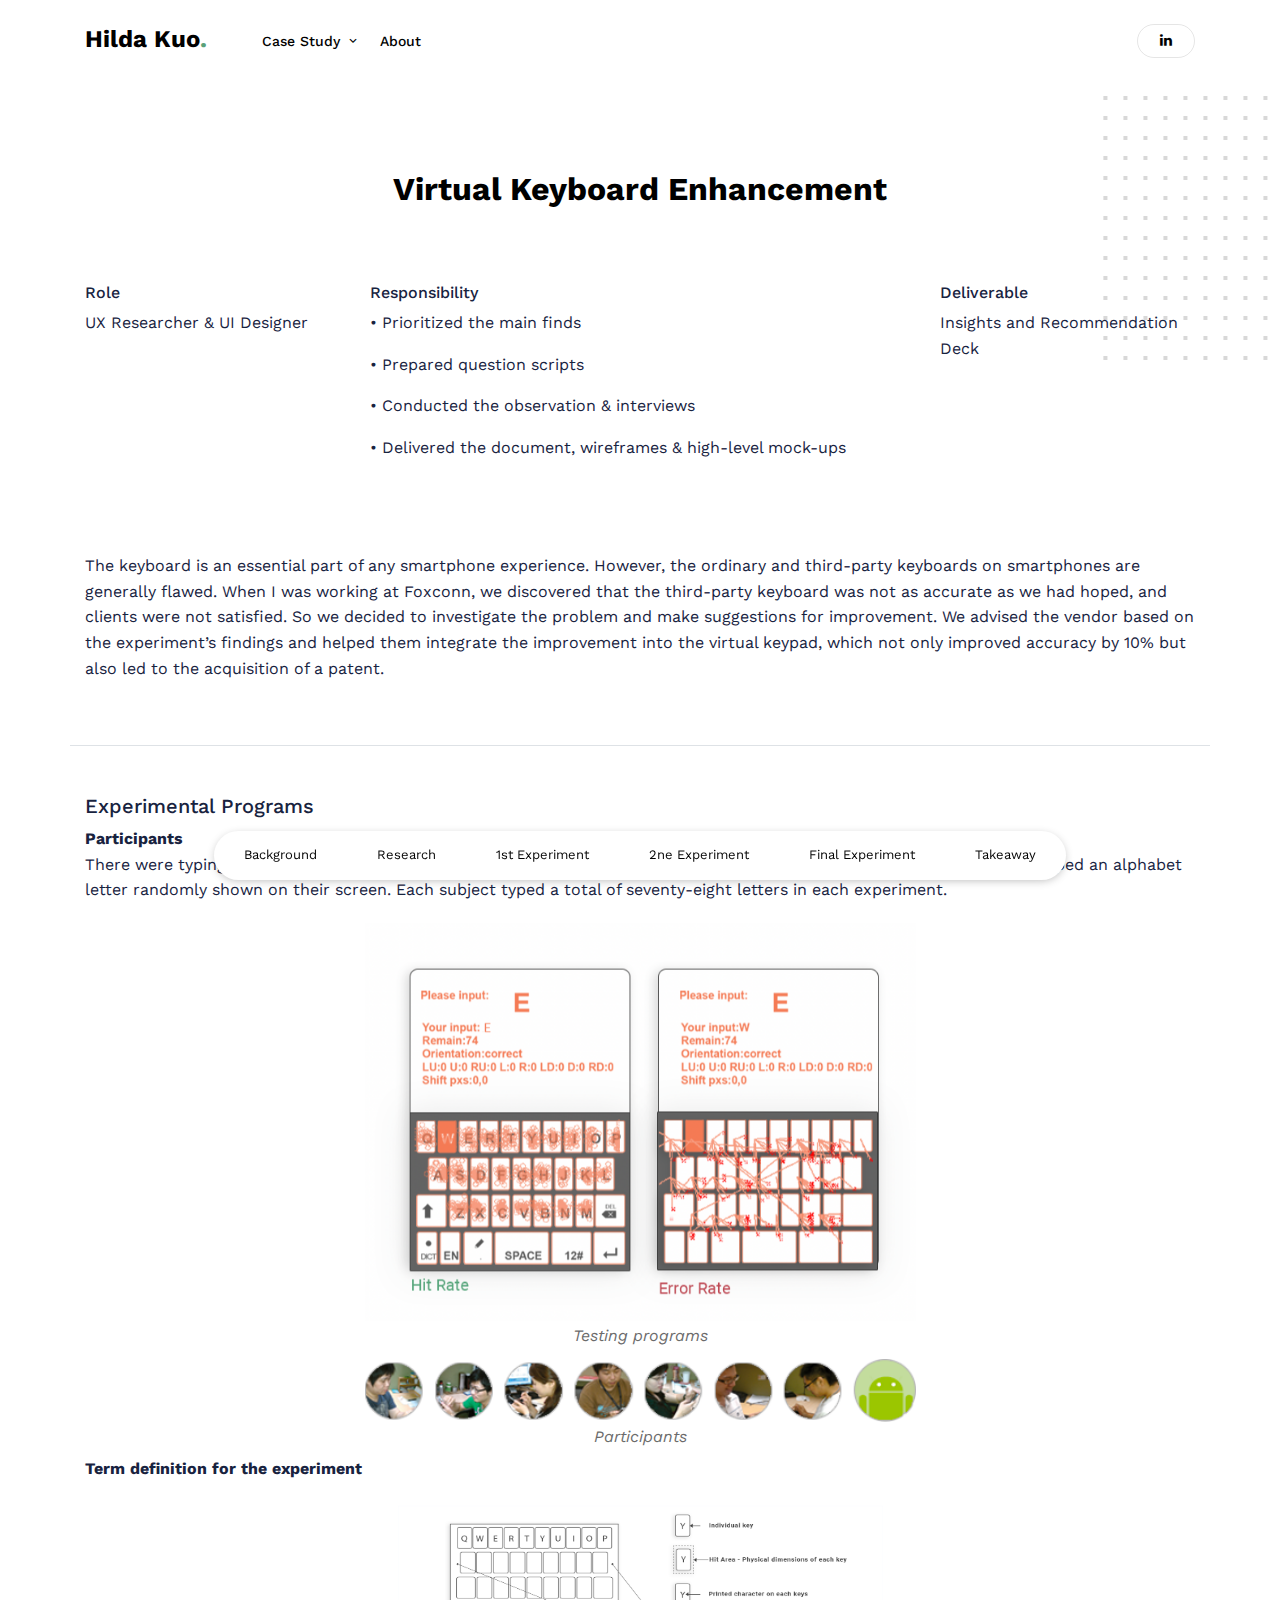
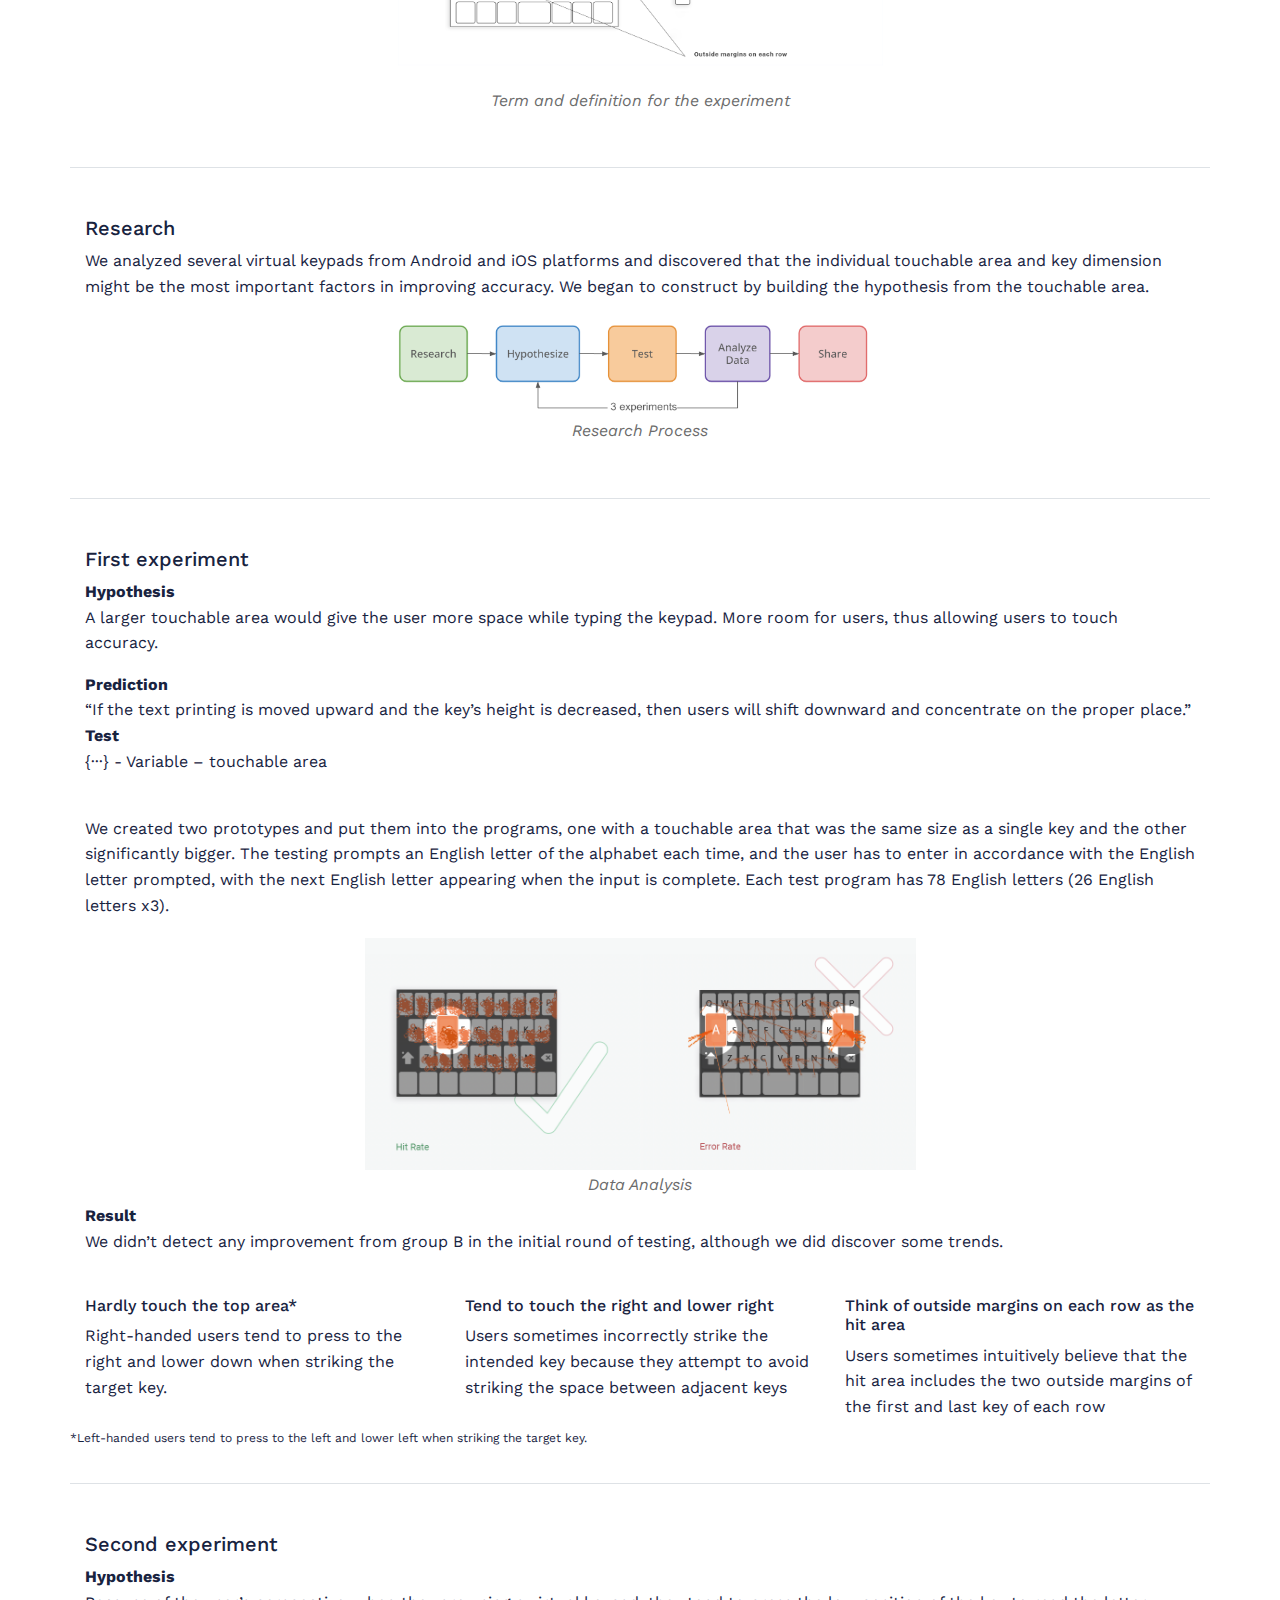
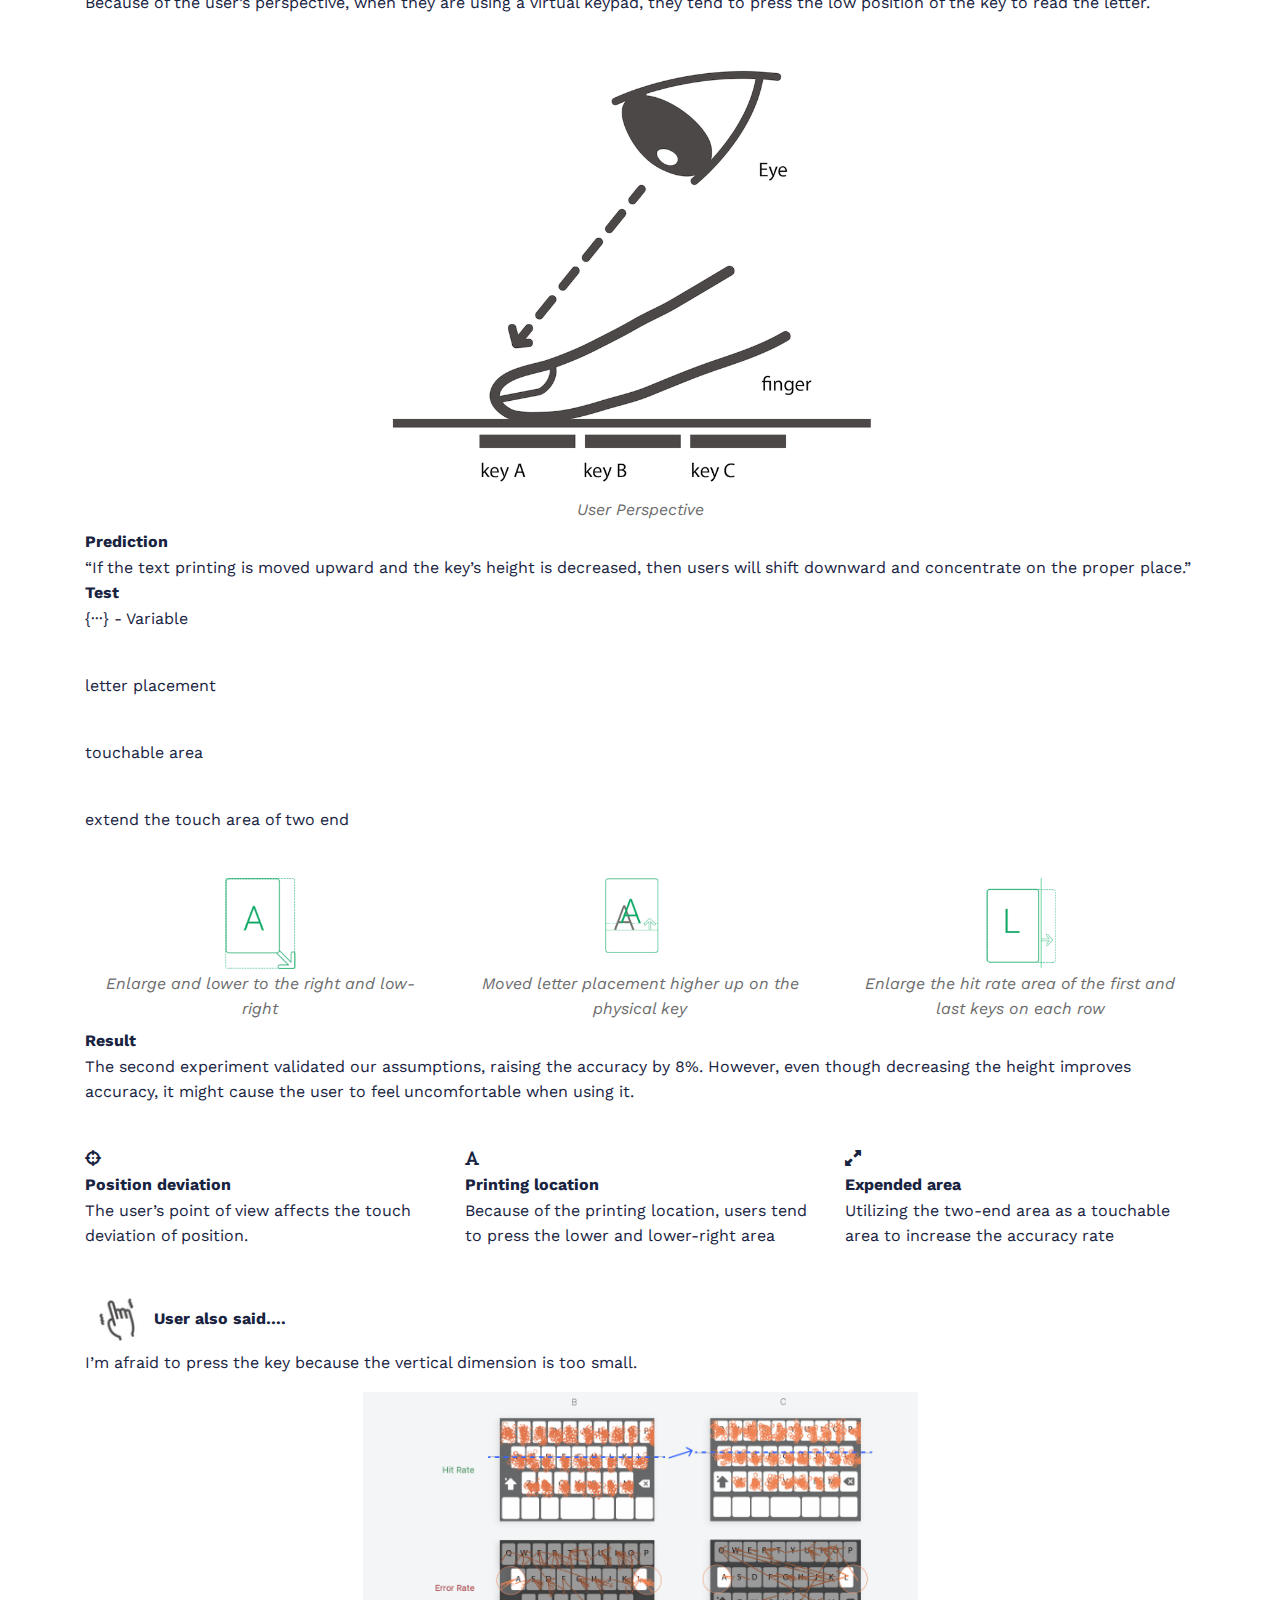
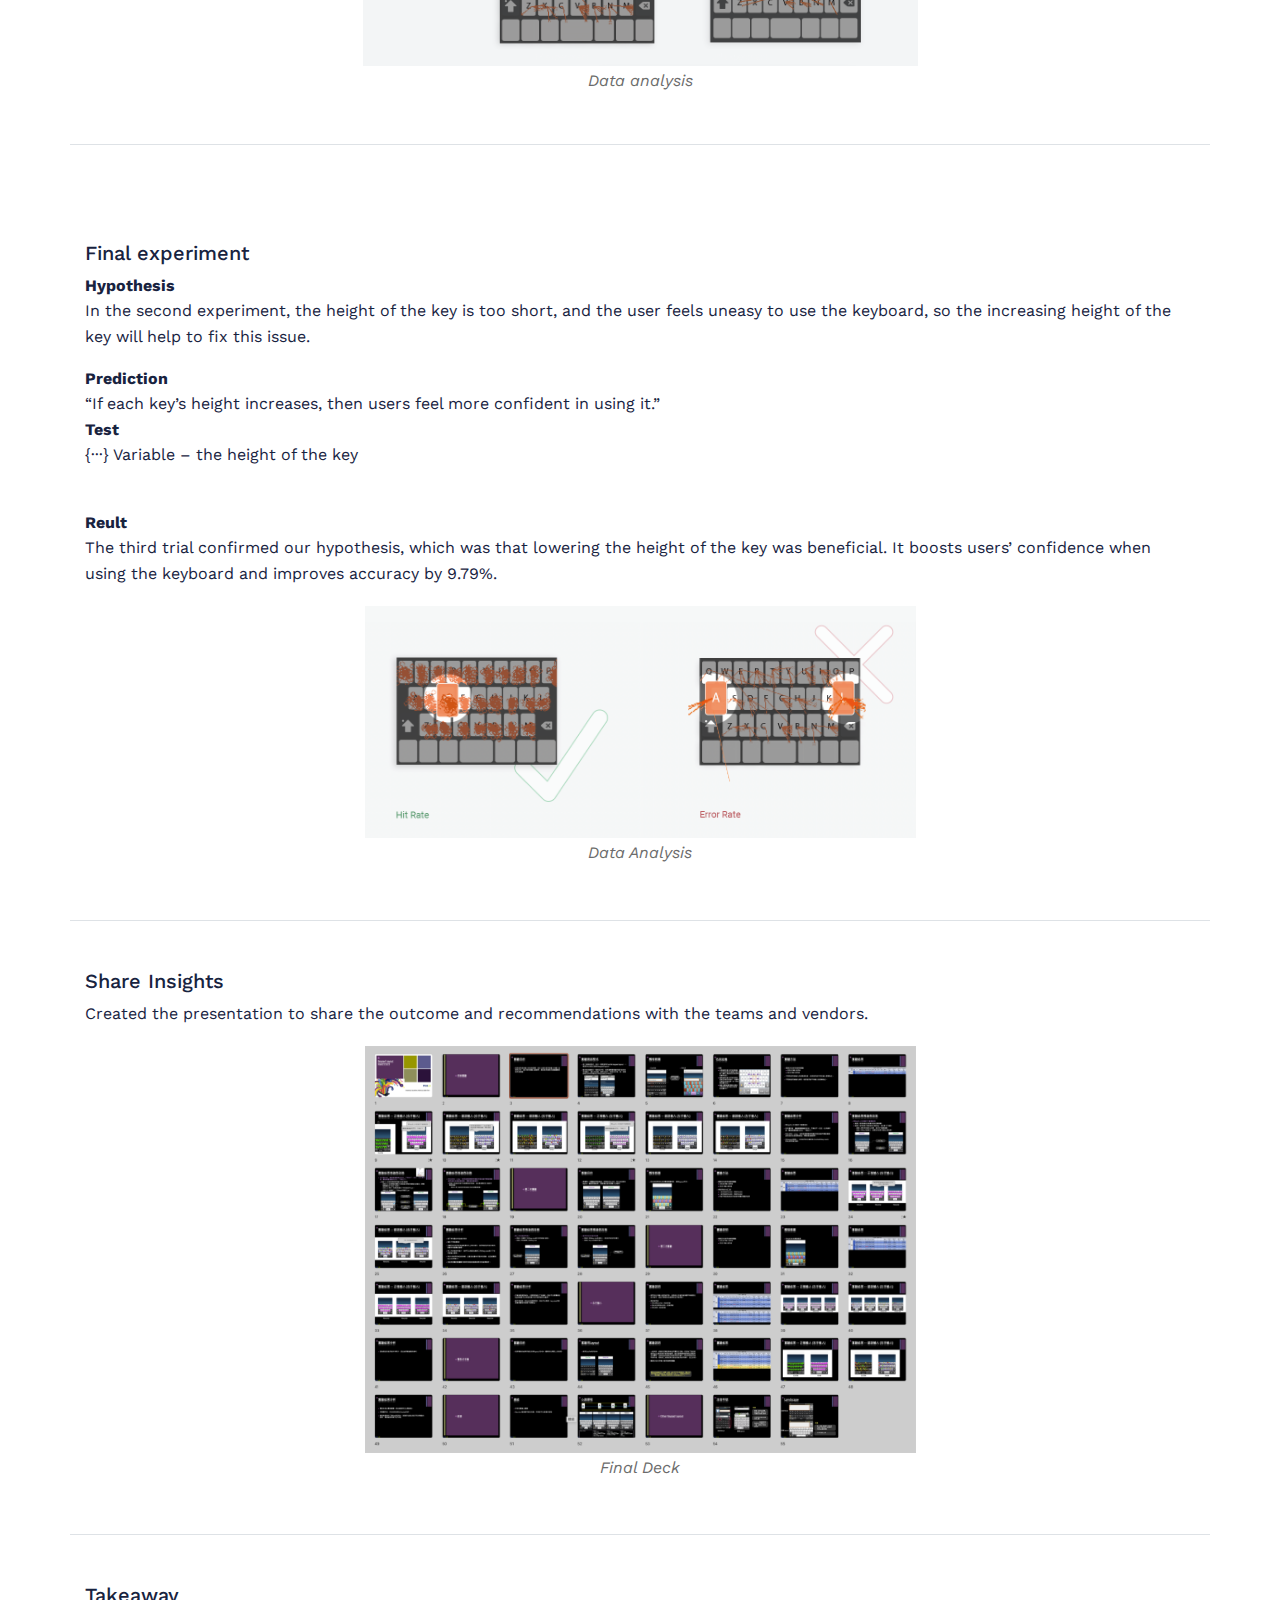
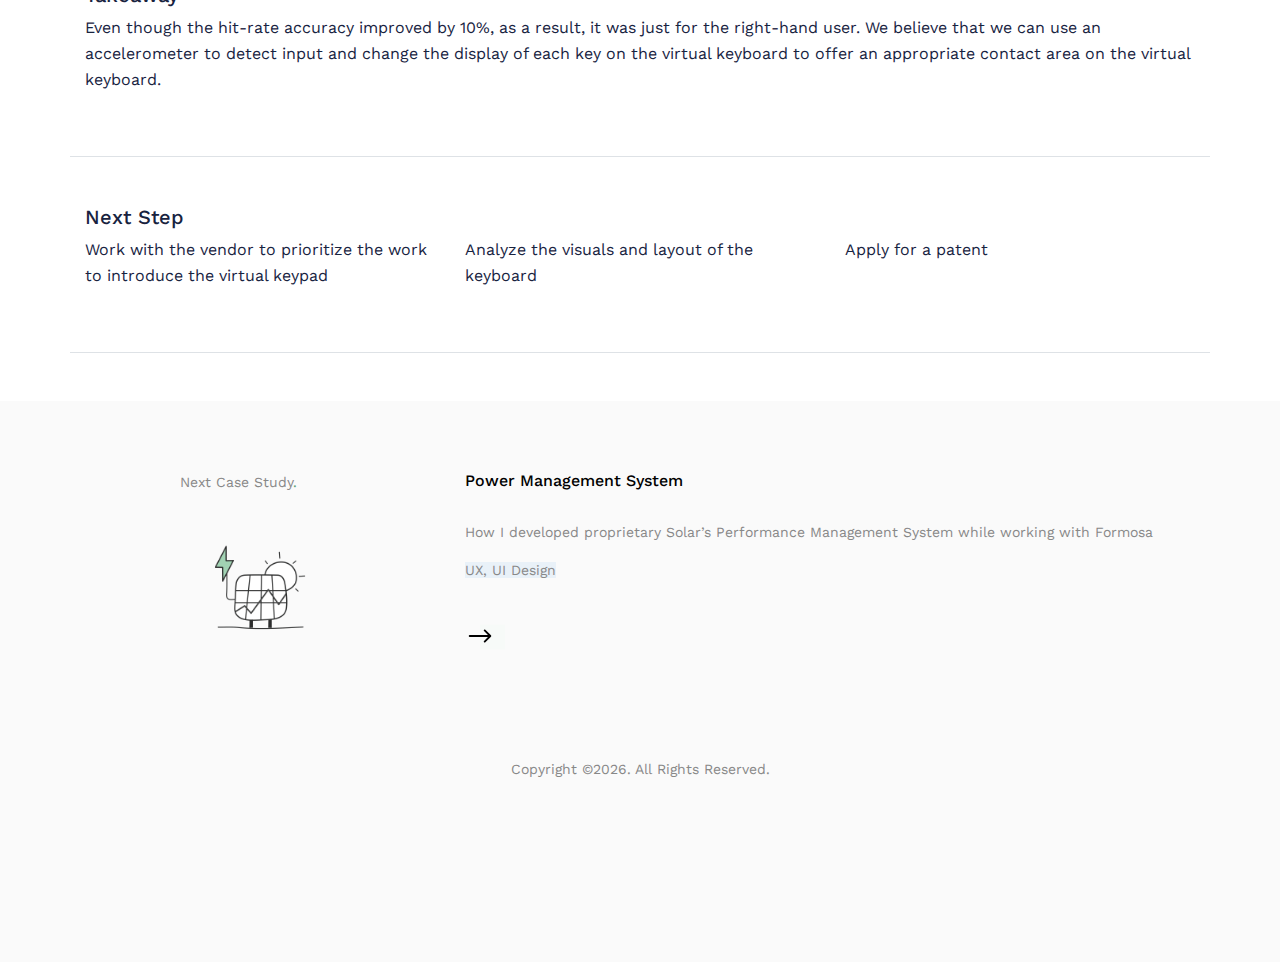
<file: VirtualKeyboardEnhancement.html>
<!-- /*
* Template Name: Landing
* Template Author: Untree.co
* Author URI: https://untree.co/
* License: https://creativecommons.org/licenses/by/3.0/
*/ -->
<!doctype html>
<html lang="en">



<head>
  <!-- Google tag (gtag.js) -->
  <script async src="https://www.googletagmanager.com/gtag/js?id=G-N7W38X3VDD"></script>
  <script>
    window.dataLayer = window.dataLayer || [];
    function gtag(){dataLayer.push(arguments);}
    gtag('js', new Date());

    gtag('config', 'G-N7W38X3VDD');
  </script>
  <meta charset="utf-8">
  <meta name="viewport" content="width=device-width, initial-scale=1, shrink-to-fit=no">
  <meta name="author" content="Untree.co">
  <link rel="shortcut icon" href="favicon.png">

  <meta name="description" content="" />
  <meta name="keywords" content="" />

  <link rel="preconnect" href="https://fonts.googleapis.com">
  <link rel="preconnect" href="https://fonts.gstatic.com" crossorigin>
  <link href="https://fonts.googleapis.com/css2?family=Work+Sans:wght@400;500;600;700&display=swap" rel="stylesheet">

  <link rel="stylesheet" href="css/bootstrap.min.css">
  <link rel="stylesheet" href="css/owl.carousel.min.css">
  <link rel="stylesheet" href="css/owl.theme.default.min.css">
  <link rel="stylesheet" href="css/jquery.fancybox.min.css">
  <link rel="stylesheet" href="fonts/icomoon/style.css">
  <link rel="stylesheet" href="fonts/flaticon/font/flaticon.css">
  <link rel="stylesheet" href="css/aos.css">
  <link rel="stylesheet" href="css/style.css">
  <link rel="stylesheet" href="css/anchor.css">
  

  <link rel="stylesheet" href="https://cdnjs.cloudflare.com/ajax/libs/font-awesome/6.4.2/css/all.min.css">

  <title>Virtual Keyboard Enhancement</title>
</head>




<body data-spy="scroll" data-target=".site-navbar-target" data-offset="100">
    
  <div class="site-mobile-menu site-navbar-target">
    <div class="site-mobile-menu-header">
      <div class="site-mobile-menu-close">
        <span class="icofont-close js-menu-toggle"></span>
      </div>
    </div>
    <div class="site-mobile-menu-body"></div>
  </div>


  
  
  <nav class="site-nav dark js-site-navbar mb-5 site-navbar-target">
    <div class="container">
      <div class="site-navigation">
        <a href="index.html" class="logo m-0 float-left">Hilda Kuo<span class="text-primary">.</span></a>

        <ul class="js-clone-nav d-none d-lg-inline-block site-menu float-left">
          <li class="has-children">
            <a href="#" class="nav-link">Case Study</a>
            <ul class="dropdown">
              <li><a href="PMS.html" class="nav-link">Power Management</a></li>
              <li><a href="PlatformAccess.html" class="nav-link">Platform Access</a></li>
              <li><a href="ConsolidateResearch.html" class="nav-link">Consolidate Research</a></li>
              <li><a href="RenewalExperience.html" class="nav-link">Renewal Experience</a></li>
              <li><a href="VirtualKeyboardEnhancement.html" class="nav-link">Virtual Keyboard</a></li>
            </ul>
          </li>
          
          <li><a href="about.html" class="nav-link">About</a></li>
            
          </li>
          
      
          <!--- <li><a href="#Case-Study-section" class="nav-link">Case Study</a></li>
          <li><a href="#pricing-section" class="nav-link">Pricing</a></li> 
          <li><a href="#about-section" class="nav-link">About</a></li>
          <li><a href="#contact-section" class="nav-link">Contact</a></li>-->
        </ul>
        <!--
        <ul class="js-clone-nav d-none mt-1 d-lg-inline-block site-menu float-right">
          <li class="cta-button-outline"><a href="signin.html">Sign in</a></li>
          <li class="cta-primary"><a href="register.html">Register</a></li>
        </ul>-->

        <ul class="js-clone-nav d-none mt-1 d-lg-inline-block site-menu float-right">
          <li class="cta-button-outline"><a href="https://www.linkedin.com/in/hildakuo/"><span class="icon-linkedin"></span></a></li>
        </ul>


        <a href="#" class="burger ml-auto float-right site-menu-toggle js-menu-toggle d-inline-block dark d-lg-none" data-toggle="collapse" data-target="#main-navbar">
          <span></span>
        </a>

      </div>
    </div>
  </nav>

  <a name="Background" class="shifted-anchor"></a> 
  <div class="untree_co-hero py-5 mb-0" id="home-section">
    <div class="container">
      <div class="untree_co-hero py-5 mb-0" id="home-section">
      <div class="row">
        <div class="col-12">
          <div class="dots"></div>
          <div class="row justify-content-center">
            <div class="col-md-12 text-center">
              <br>
              <br>
              <br>
              <h1 class="heading" data-aos="fade-up" data-aos-delay="0">Virtual Keyboard Enhancement</h1>
              
              
            </div>
          </div>
        </div>
      </div> <!-- /.row -->
    </div> <!-- /.container -->
  </div> <!-- /.untree_co-hero -->

  

  <div class="container">
    <div class="row">
      <div class="col-lg-3 ml-auto">
        <div class="widget">
          <h6>Role</h6>
          <p>UX Researcher & UI Designer</p>
        </div> <!-- /.widget -->
      </div> <!-- /.col-lg-4 -->

      <div class="col-lg-6 ml-auto">
        <div class="widget">
          <h6>Responsibility</h6>
          <p>• Prioritized the main finds</p>
          <p>• Prepared question scripts</p>
          <p>• Conducted the observation & interviews</p>
          <p>• Delivered the document, wireframes & high-level mock-ups</p>            
        </div> <!-- /.widget -->
      </div> <!-- /.col-lg-3 -->

      
    
      <div class="col-lg-3 ml-auto">
        <div class="widget">
          <h6>Deliverable</h6>
          <p>Insights and Recommendation Deck</p>
        </div> <!-- /.widget -->
      </div> <!-- /.col-lg-3 -->

      
    </div> <!-- /.row -->
  </div> <!-- /.container -->

  <div class="container pb-5 mb-5 border-bottom">
    <div class="row">
      <div class="col-lg-12">
        <br>
        <br>
        <br>
        <P>The keyboard is an essential part of any smartphone experience. However, the ordinary and third-party keyboards on smartphones are generally flawed. When I was working at Foxconn, we discovered that the third-party keyboard was not as accurate as we had hoped, and clients were not satisfied. So we decided to investigate the problem and make suggestions for improvement. We advised the vendor based on the experiment’s findings and helped them integrate the improvement into the virtual keypad, which not only improved accuracy by 10% but also led to the acquisition of a patent.</P>
      </div>
    </div>
  </div>

     <a name="Research" class="shifted-anchor"></a> 
     <div class="container pb-5 mb-5 border-bottom">
      <div class="row">
        <div class="col-lg-12">
        <h5>Experimental Programs</h5>
        <b>Participants</b>
        <p>There were typing interfaces, which were each designed with different layouts and touch areas. Twenty-four participants typed an alphabet letter randomly shown on their screen. Each subject typed a total of seventy-eight letters in each experiment.</p>  
        <figure><img src="images/testing-programs.png" alt="testing programs" class="img-fluid center">
        <figcaption>Testing programs</figcaption></figure>
        <figure><img src="images/Participants.png" alt="Participants" class="img-fluid center">
        <figcaption>Participants</figcaption></figure>
        <b>Term definition for the experiment</b>
        <figure><img src="images/Term-definition-for-the-experiment.png" alt="Participants" class="img-fluid center">
        <figcaption>Term and definition for the experiment</figcaption></figure>
        </div>
      </div>
    </div>


    <div class="container pb-5 mb-5 border-bottom">
      <div class="row">
        <div class="col-lg-12">
        <h5>Research</h5>
        <p>We analyzed several virtual keypads from Android and iOS platforms and discovered that the individual touchable area and key dimension might be the most important factors in improving accuracy. We began to construct by building the hypothesis from the touchable area.</p>  
        <figure><img src="images/Research-Process-2.png" alt="Research Process" class="img-fluid center">
        <figcaption>Research Process</figcaption></figure>
        </div>
      </div>
    </div>
  

    <a name="First_experiment" class="shifted-anchor"></a>
    <div class="container pb-5 mb-5 border-bottom">
      <div class="row">
        <div class="col-lg-12">
        <h5>First experiment</h5>
        <B>Hypothesis</B><BR>
        <p>A larger touchable area would give the user more space while typing the keypad. More room for users, thus allowing users to touch accuracy.</p>
        <B>Prediction</B><BR>
        <q>If the text printing is moved upward and the key’s height is decreased, then users will shift downward and concentrate on the proper place.</q>
        <B>Test</B>
        <p>{···} - Variable – touchable area</p><br>
        <p>We created two prototypes and put them into the programs, one with a touchable area that was the same size as a single key and the other significantly bigger. The testing prompts an English letter of the alphabet each time, and the user has to enter in accordance with the English letter prompted, with the next English letter appearing when the input is complete. Each test program has 78 English letters (26 English letters x3).</p>
        <figure><img src="images/Data-analysis.png" alt="Data Analysis" class="img-fluid center">
        <figcaption>Data Analysis</figcaption></figure>
        <B>Result</B>
        <p>We didn’t detect any improvement from group B in the initial round of testing, although we did discover some trends.</p><br>
        
        <div class="row">
          <div class="col-lg-4 ml-auto">
            <div class="widget">
              <h6>Hardly touch the top area*</h6>
              <p>Right-handed users tend to press to the right and lower down when striking the target key.</p>   
            </div> <!-- /.widget -->
          </div> <!-- /.col-lg-4 -->
    
          <div class="col-lg-4 ml-auto">
            <div class="widget">
              <h6>Tend to touch the right and lower right</h6>
              <p>Users sometimes incorrectly strike the intended key because they attempt to avoid striking the space between adjacent keys</p>     
            </div> <!-- /.widget -->
          </div> <!-- /.col-lg-3 -->
    
          
        
          <div class="col-lg-4 ml-auto">
            <div class="widget">
              <h6>Think of outside margins on each row as the hit area</h6>
              <p>Users sometimes intuitively believe that the hit area includes the two outside margins of the first and last key of each row</p>
            </div> <!-- /.widget -->
          </div> <!-- /.col-lg-3 -->
          <sub>*Left-handed users tend to press to the left and lower left when striking the target key.</sub>
        
        </div> 
      </div>
      </div>
    </div>



    <a name="Second_experiment" class="shifted-anchor"></a>
    <div class="container pb-5 mb-5 border-bottom">
      <div class="row">
        <div class="col-lg-12">
        <h5>Second experiment</h5>
        <B>Hypothesis</B><BR>
        <p>Because of the user’s perspective, when they are using a virtual keypad, they tend to press the low position of the key to read the letter.</p>
        <figure><img src="images/perspective.png" alt=" perspective" class="img-fluid center">
        <figcaption>User Perspective</figcaption></figure>
        <B>Prediction</B><BR>
        <q>If the text printing is moved upward and the key’s height is decreased, then users will shift downward and concentrate on the proper place.</q>
        <B>Test</B>
        <p>{···} - Variable</p><br>
        <p>letter placement</p><br>
        <p>touchable area</p><br>
        <p>extend the touch area of two end</p><br>
        <div class="row">
          <div class="col-lg-4 ml-auto">
          <figure><img src="images/Input_icon_01.png" alt="image" class="img-fluid center">
            <figcaption>Enlarge and lower to the right and low-right</figcaption></figure>
          </div>

          <div class="col-lg-4 ml-auto">
            <figure><img src="images/Input_icon_02.png" alt="image" class="img-fluid center">
              <figcaption>Moved letter placement higher up on the physical key </figcaption></figure>
            </div>

         <div class="col-lg-4 ml-auto">
            <figure><img src="images/Input_icon_03.png" alt="image" class="img-fluid center">
                <figcaption>Enlarge the hit rate area of the first and last keys on each row</figcaption></figure>
            </div>
        </div> <!-- /.row -->
        <B>Result</B>
        <p>The second experiment validated our assumptions, raising the accuracy by 8%. However, even though decreasing the height improves accuracy, it might cause the user to feel uncomfortable when using it.</p><br>
        <div class="row">
          <div class="col-lg-4 ml-auto">
            <i class="fa-solid fa-crosshairs"></i><BR>
            <b>Position deviation</b>
            <p>The user’s point of view affects the touch deviation of position.</p>
          </div>

          <div class="col-lg-4 ml-auto">
          <i class="fa-solid fa-font"></i><BR>
          <b>Printing location</b>
          <p>Because of the printing location, users tend to press the lower and lower-right area</p>
            </div>

         <div class="col-lg-4 ml-auto">
          <i class="fa-solid fa-up-right-and-down-left-from-center"></i><Br>
          <b>Expended area</b>
          <p>Utilizing the two-end area as a touchable area to increase the accuracy rate</p>
            </div>
        </div> <!-- /.row -->
        <br><img src="images/Screenshot-2023-02-16-at-14.40.59-1.png" alt="image"> <B>User also said….</B>
          <p>I’m afraid to press the key because the vertical dimension is too small.</p>
          <img src="images/Data-analysis-1.png" alt="image" class="img-fluid center">
          <figcaption>Data analysis</figcaption>
        </div>
      </div>
    </div>
    
  </div>



  <a name="Final_experiment" class="shifted-anchor"></a>
  <div class="container pb-5 mb-5 border-bottom">
    <div class="row">
      <div class="col-lg-12">
      <h5>Final experiment</h5>
      <B>Hypothesis</B><BR>
      <p>In the second experiment, the height of the key is too short, and the user feels uneasy to use the keyboard, so the increasing height of the key will help to fix this issue.</p>
      <B>Prediction</B><BR>
      <q>If each key’s height increases, then users feel more confident in using it.</q><br>
      <B>Test</B>
      <p>{···} Variable – the height of the key</p><br>
      <b>Reult</b>
      <p>The third trial confirmed our hypothesis, which was that lowering the height of the key was beneficial. It boosts users’ confidence when using the keyboard and improves accuracy by 9.79%.</p>
      <figure><img src="images/Data-analysis.png" alt="Data Analysis" class="img-fluid center">
      <figcaption>Data Analysis</figcaption></figure>
    </div>
    </div>
  </div>  

  <a name="Insights" class="shifted-anchor"></a>
  <div class="container pb-5 mb-5 border-bottom">
    <div class="row">
      <div class="col-lg-12">
      <h5>Share Insights</h5>
      <p>Created the presentation to share the outcome and recommendations with the teams and vendors.</p>
      <figure><img src="images/final_deck.png" alt="final deck" class="img-fluid center">
      <figcaption>Final Deck</figcaption></figure>
    </div>
    </div>
  </div>  

  <a name="Takeaway" class="shifted-anchor"></a>
  <div class="container pb-5 mb-5 border-bottom">
    <div class="row">
      <div class="col-lg-12">
      <h5>Takeaway</h5>
      <p>Even though the hit-rate accuracy improved by 10%, as a result, it was just for the right-hand user. We believe that we can use an accelerometer to detect input and change the display of each key on the virtual keyboard to offer an appropriate contact area on the virtual keyboard.</p>
    </div>
    </div>
  </div>  

  <a name="Next Step" class="shifted-anchor"></a>
  <div class="container pb-5 mb-5 border-bottom">
    <div class="row">
      <div class="col-lg-12">
      <h5>Next Step</h5>
      <div class="row">
        <div class="col-lg-4 ml-auto">
          <div class="widget">
            <p>Work with the vendor to prioritize the work to introduce the virtual keypad</p>
          </div> <!-- /.widget -->
        </div> <!-- /.col-lg-4 -->
  
        <div class="col-lg-4 ml-auto">
          <div class="widget">
            <p> Analyze the visuals and layout of the keyboard</p>            
          </div> <!-- /.widget -->
        </div> <!-- /.col-lg-3 -->
  
        
      
        <div class="col-lg-4 ml-auto">
          <div class="widget">
            <p>Apply for a patent</p>
          </div> <!-- /.widget -->
        </div> <!-- /.col-lg-3 -->

      </div>
    </div>
    </div>
  </div>  

  

  
  
  

  


  
 
  
  

  <div class="site-footer">

    <div class="footer-dots"></div> <!-- /.footer-dots -->
    <div class="container">
      <div class="row">
        <div class="col-lg-2 ml-auto">
          <div class="widget">
            <p>Next Case Study<span class="text-primary">.</span> </p>
            <img src="images/ems-cover.png" alt="Image" class="img-fluid">

          </div> <!-- /.widget -->
          
        </div> <!-- /.col-lg-4 -->
  
        <div class="col-lg-8 ml-auto">
          <div class="widget">
            <h3>Power Management System</h3>
            <p>How I developed proprietary Solar’s Performance Management System while working with Formosa</p>  
            <span class="highlight">UX, UI Design</span>
          </div> <!-- /.widget -->
          <p class="mb-0"><a href="PMS.html" class="read-more-arrow">
            <svg class="bi bi-arrow-right" width="1em" height="1em" viewBox="0 0 16 16" fill="currentColor" xmlns="http://www.w3.org/2000/svg">
              <path fill-rule="evenodd" d="M10.146 4.646a.5.5 0 0 1 .708 0l3 3a.5.5 0 0 1 0 .708l-3 3a.5.5 0 0 1-.708-.708L12.793 8l-2.647-2.646a.5.5 0 0 1 0-.708z"/>
              <path fill-rule="evenodd" d="M2 8a.5.5 0 0 1 .5-.5H13a.5.5 0 0 1 0 1H2.5A.5.5 0 0 1 2 8z"/>
            </svg>
          </a></p>
        </div> <!-- /.col-lg-3 -->
  
        

    </div> <!-- /.container -->
  </div> <!-- /.site-footer -->



<div class="row mt-5">
    <div class="col-12 text-center">
      <p class="copyright">Copyright &copy;<script>document.write(new Date().getFullYear());</script>. All Rights Reserved. 
      </p>
    </div>
</div>

  <div id="overlayer"></div>
  <div class="loader">
    <div class="spinner-border" role="status">
      <span class="sr-only">Loading...</span>
    </div>
  </div>




<!--Anchor-->
  <div class="untree_co-hero py-5 mb-0" id="home-section">
    <div class="container">
      <div class="row">
        <div class="col-12">
          
          <div class="row justify-content-center">
            <div class="col-md- text-center anchor">
              <a href="#Background">Background</a>
              <a href="#Research">Research</a>
              <a href="#First_experiment">1st Experiment</a>
              <a href="#Second_experiment">2ne Experiment</a>
              <a href="#Final_experiment">Final Experiment</a>
              <a href="#Takeaway">Takeaway</a>
            </div> 
          </div>
        
      </div> <!-- /.row -->
    </div> <!-- /.container -->
  </div> <!-- /.untree_co-hero -->




  <script src="js/jquery-3.4.1.min.js"></script>
  <script src="js/jquery-migrate-3.0.1.min.js"></script>
  <script src="js/popper.min.js"></script>
  <script src="js/bootstrap.min.js"></script>
  <script src="js/owl.carousel.min.js"></script>
  <script src="js/jquery.easing.1.3.js"></script>
  <script src="js/jquery.animateNumber.min.js"></script>
  <script src="js/jquery.waypoints.min.js"></script>
  <script src="js/jquery.fancybox.min.js"></script>
  <script src="js/aos.js"></script>
  
  <script src="js/custom.js"></script>
  
</body>

</html>
</file>
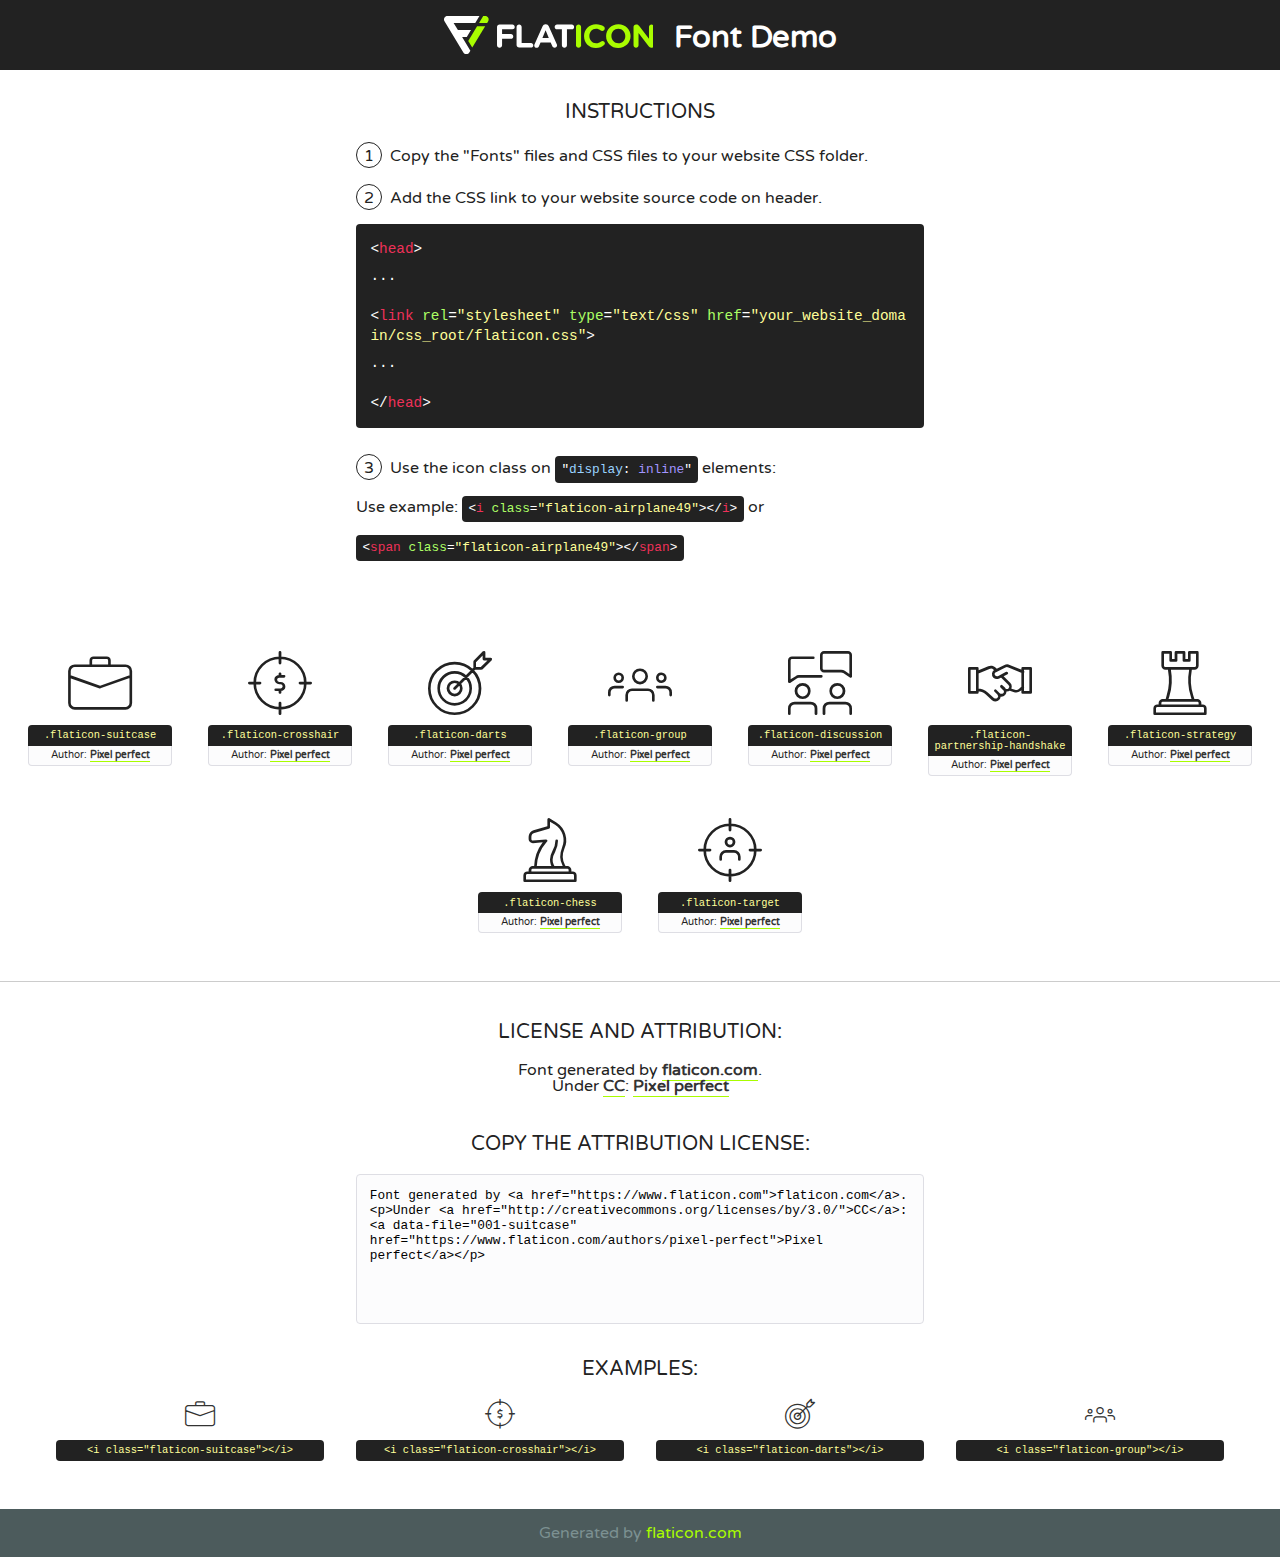
<file: fonts/flaticon/font/flaticon.html>
<!DOCTYPE html>
<!--
  Flaticon icon font: Flaticon
  Creation date: 10/06/2020 01:23
-->
<html>
<!DOCTYPE html>
<html>

<head>
    <title>Flaticon WebFont</title>
    <link href="http://fonts.googleapis.com/css?family=Varela+Round" rel="stylesheet" type="text/css" />
    <link rel="stylesheet" type="text/css" href="flaticon.css">
    <meta charset="UTF-8">
    <style>
    html, body, div, span, applet, object, iframe,
    h1, h2, h3, h4, h5, h6, p, blockquote, pre,
    a, abbr, acronym, address, big, cite, code,
    del, dfn, em, img, ins, kbd, q, s, samp,
    small, strike, strong, sub, sup, tt, var,
    b, u, i, center,
    dl, dt, dd, ol, ul, li,
    fieldset, form, label, legend,
    table, caption, tbody, tfoot, thead, tr, th, td,
    article, aside, canvas, details, embed, 
    figure, figcaption, footer, header, hgroup, 
    menu, nav, output, ruby, section, summary,
    time, mark, audio, video {
        margin: 0;
        padding: 0;
        border: 0;
        font-size: 100%;
        font: inherit;
        vertical-align: baseline;
    }
    /* HTML5 display-role reset for older browsers */
    article, aside, details, figcaption, figure, 
    footer, header, hgroup, menu, nav, section {
        display: block;
    }
    body {
        line-height: 1;
    }
    ol, ul {
        list-style: none;
    }
    blockquote, q {
        quotes: none;
    }
    blockquote:before, blockquote:after,
    q:before, q:after {
        content: '';
        content: none;
    }
    table {
        border-collapse: collapse;
        border-spacing: 0;
    }
    body {
        font-family: 'Varela Round', Helvetica, Arial, sans-serif;
        font-size: 16px;
        color: #222;
    }
    a {
        color: #333;
        border-bottom: 1px solid #a9fd00;
        font-weight: bold;
        text-decoration: none;
    }
    * {
        -moz-box-sizing: border-box;
        -webkit-box-sizing: border-box;
        box-sizing: border-box;
        margin: 0;
        padding: 0;
    }
    [class^="flaticon-"]:before, [class*=" flaticon-"]:before, [class^="flaticon-"]:after, [class*=" flaticon-"]:after {
        font-family: Flaticon;
        font-size: 30px;
        font-style: normal;
        margin-left: 20px;
        color: #333;
    }
    .wrapper {
        max-width: 600px;
        margin: auto;
        padding: 0 1em;
    }
    .title {
        font-size: 1.25em;
        text-align: center;
        margin-bottom: 1em;
        text-transform: uppercase;
    }
    header {
        text-align: center;
        background-color: #222;
        color: #fff;
        padding: 1em;
    }
    header .logo {
        width: 210px;
        height: 38px;
        display: inline-block;
        vertical-align: middle;
        margin-right: 1em;
        border: none;
    }
    header strong {
        font-size: 1.95em;
        font-weight: bold;
        vertical-align: middle;
        margin-top: 5px;
        display: inline-block;
    }
    .demo {
        margin: 2em auto;
        line-height: 1.25em;
    }
    .demo ul li {
        margin-bottom: 1em;
    }
    .demo ul li .num {
        color: #222;
        border-radius: 20px;
        display: inline-block;
        width: 26px;
        padding: 3px;
        height: 26px;
        text-align: center;
        margin-right: 0.5em;
        border: 1px solid #222;
    }
    .demo ul li code {
        background-color: #222;
        border-radius: 4px;
        padding: 0.25em 0.5em;
        display: inline-block;
        color: #fff;
        font-family: Consolas,Monaco,Lucida Console,Liberation Mono,DejaVu Sans Mono,Bitstream Vera Sans Mono,Courier New, monospace;
        font-weight: lighter;
        margin-top: 1em;
        font-size: 0.8em;
        word-break: break-all;
    }
    .demo ul li code.big {
        padding: 1em;
        font-size: 0.9em;
    }
    .demo ul li code .red {
        color: #EF3159;
    }
    .demo ul li code .green {
        color: #ACFF65;
    }
    .demo ul li code .yellow {
        color: #FFFF99;
    }
    .demo ul li code .blue {
        color: #99D3FF;
    }
    .demo ul li code .purple {
        color: #A295FF;
    }
    .demo ul li code .dots {
        margin-top: 0.5em;
        display: block;
    }
    #glyphs {
        border-bottom: 1px solid #ccc;
        padding: 2em 0;
        text-align: center;
    }
    .glyph {
        display: inline-block;
        width: 9em;
        margin: 1em;
        text-align: center;
        vertical-align: top;
        background: #FFF;
    }
    .glyph .glyph-icon {
        padding: 10px;
        display: block;
        font-family:"Flaticon";
        font-size: 64px;
        line-height: 1;
    }
    .glyph .glyph-icon:before {
        font-size: 64px;
        color: #222;
        margin-left: 0;
    }
    .class-name {
        font-size: 0.65em;
        background-color: #222;
        color: #fff;
        border-radius: 4px 4px 0 0;
        padding: 0.5em;
        color: #FFFF99;
        font-family: Consolas,Monaco,Lucida Console,Liberation Mono,DejaVu Sans Mono,Bitstream Vera Sans Mono,Courier New, monospace;
    }
    .author-name {
        font-size: 0.6em;
        background-color: #fcfcfd;
        border: 1px solid #DEDEE4;
        border-top: 0;
        border-radius: 0 0 4px 4px;
        padding: 0.5em;
    }
    .class-name:last-child {
        font-size: 10px;
        color:#888;
    }
    .class-name:last-child a {
        font-size: 10px;
        color:#555;
    }
    .class-name:last-child a:hover {
        color:#a9fd00;
    }
    .glyph > input {
        display: block;
        width: 100px;
        margin: 5px auto;
        text-align: center;
        font-size: 12px;
        cursor: text;
    }
    .glyph > input.icon-input {
        font-family:"Flaticon";
        font-size: 16px;
        margin-bottom: 10px;
    }
    .attribution .title {
        margin-top: 2em;
    }
    .attribution textarea {
        background-color: #fcfcfd;
        padding: 1em;
        border: none;
        box-shadow: none;
        border: 1px solid #DEDEE4;
        border-radius: 4px;
        resize: none;
        width: 100%;
        height: 150px;
        font-size: 0.8em;
        font-family: Consolas,Monaco,Lucida Console,Liberation Mono,DejaVu Sans Mono,Bitstream Vera Sans Mono,Courier New, monospace;
        -webkit-appearance: none;
    }
    .iconsuse {
        margin: 2em auto;
        text-align: center;
        max-width: 1200px;
    }
    .iconsuse:after {
        content: '';
        display: table;
        clear: both;
    }
    .iconsuse .image {
        float: left;
        width: 25%;
        padding: 0 1em;
    }
    .iconsuse .image p {
        margin-bottom: 1em;
    }
    .iconsuse .image span {
        display: block;
        font-size: 0.65em;
        background-color: #222;
        color: #fff;
        border-radius: 4px;
        padding: 0.5em;
        color: #FFFF99;
        margin-top: 1em;
        font-family: Consolas,Monaco,Lucida Console,Liberation Mono,DejaVu Sans Mono,Bitstream Vera Sans Mono,Courier New, monospace;
    }
    #footer {
        text-align: center;
        background-color: #4C5B5C;
        color: #7c9192;
        padding: 1em;
    }
    #footer a {
        border: none;
        color: #a9fd00;
        font-weight: normal;
    }
    @media (max-width: 960px) {
        .iconsuse .image {
            width: 50%;
        }
    }
    @media (max-width: 560px) {
        .iconsuse .image {
            width: 100%;
        }
    }
    </style>
</head>

<body class="characters-off">

    <header>
        <a href="https://www.flaticon.com" target="_blank" class="logo">
            <svg version="1.1" xmlns="http://www.w3.org/2000/svg" xmlns:xlink="http://www.w3.org/1999/xlink" xmlns:a="http://ns.adobe.com/AdobeSVGViewerExtensions/3.0/" viewBox="0 0 560.875 102.036" enable-background="new 0 0 560.875 102.036" xml:space="preserve">
                <defs>
                </defs>
                <g>
                    <g class="letters">
                        <path fill="#ffffff" d="M141.596,29.675c0-3.777,2.985-6.767,6.764-6.767h34.438c3.426,0,6.15,2.728,6.15,6.15
                        c0,3.43-2.724,6.149-6.15,6.149h-27.674v13.091h23.719c3.429,0,6.151,2.724,6.151,6.15c0,3.43-2.723,6.149-6.151,6.149h-23.719
                        v17.574c0,3.773-2.986,6.761-6.764,6.761c-3.779,0-6.764-2.989-6.764-6.761V29.675z"></path>
                        <path fill="#ffffff" d="M193.844,29.149c0-3.781,2.985-6.767,6.764-6.767c3.776,0,6.763,2.985,6.763,6.767v42.957h25.039
                        c3.426,0,6.149,2.726,6.149,6.153c0,3.425-2.723,6.15-6.149,6.15h-31.802c-3.779,0-6.764-2.986-6.764-6.768V29.149z"></path>
                        <path fill="#ffffff" d="M241.891,75.71l21.438-48.407c1.492-3.341,4.215-5.357,7.906-5.357h0.792
                        c3.686,0,6.323,2.017,7.815,5.357l21.439,48.407c0.436,0.967,0.701,1.845,0.701,2.723c0,3.602-2.809,6.501-6.414,6.501
                        c-3.161,0-5.269-1.845-6.499-4.655l-4.132-9.661h-27.059l-4.301,10.102c-1.144,2.631-3.426,4.214-6.237,4.214
                        c-3.517,0-6.24-2.81-6.24-6.325C241.1,77.64,241.451,76.677,241.891,75.71z M279.932,58.666l-8.521-20.297l-8.526,20.297H279.932
                        z"></path>
                        <path fill="#ffffff" d="M314.864,35.387H301.86c-3.429,0-6.239-2.813-6.239-6.238c0-3.429,2.811-6.24,6.239-6.24h39.533
                        c3.426,0,6.237,2.811,6.237,6.24c0,3.425-2.811,6.238-6.237,6.238h-13.001v42.785c0,3.773-2.99,6.761-6.764,6.761
                        c-3.779,0-6.764-2.989-6.764-6.761V35.387z"></path>
                        <path fill="#A9FD00" d="M352.615,29.149c0-3.781,2.985-6.767,6.767-6.767c3.774,0,6.761,2.985,6.761,6.767v49.024
                        c0,3.773-2.987,6.761-6.761,6.761c-3.781,0-6.767-2.989-6.767-6.761V29.149z"></path>
                        <path fill="#A9FD00" d="M374.132,53.836v-0.179c0-17.481,13.178-31.801,32.065-31.801c9.22,0,15.459,2.458,20.557,6.238
                        c1.402,1.054,2.637,2.985,2.637,5.357c0,3.692-2.985,6.59-6.681,6.59c-1.845,0-3.071-0.702-4.044-1.319
                        c-3.776-2.813-7.729-4.393-12.562-4.393c-10.364,0-17.831,8.611-17.831,19.154v0.173c0,10.542,7.291,19.329,17.831,19.329
                        c5.715,0,9.492-1.756,13.359-4.834c1.049-0.874,2.458-1.491,4.039-1.491c3.429,0,6.325,2.813,6.325,6.236
                        c0,2.106-1.056,3.78-2.282,4.834c-5.539,4.834-12.036,7.733-21.878,7.733C387.572,85.464,374.132,71.493,374.132,53.836z"></path>
                        <path fill="#A9FD00" d="M433.009,53.836v-0.179c0-17.481,13.79-31.801,32.766-31.801c18.981,0,32.592,14.143,32.592,31.628v0.173
                        c0,17.483-13.785,31.807-32.769,31.807C446.625,85.464,433.009,71.32,433.009,53.836z M484.224,53.836v-0.179
                        c0-10.539-7.725-19.326-18.626-19.326c-10.893,0-18.449,8.611-18.449,19.154v0.173c0,10.542,7.73,19.329,18.626,19.329
                        C476.676,72.986,484.224,64.378,484.224,53.836z"></path>
                        <path fill="#A9FD00" d="M506.233,29.321c0-3.774,2.99-6.763,6.767-6.763h1.401c3.252,0,5.183,1.583,7.029,3.953l26.093,34.265
                        V29.059c0-3.692,2.99-6.677,6.681-6.677c3.683,0,6.671,2.985,6.671,6.677v48.934c0,3.78-2.987,6.765-6.764,6.765h-0.436
                        c-3.257,0-5.188-1.581-7.034-3.953l-27.056-35.492v32.944c0,3.687-2.985,6.676-6.678,6.676c-3.683,0-6.673-2.989-6.673-6.676
                        V29.321z"></path>
                    </g>
                    <g class="insignia">
                        <path fill="#ffffff" d="M48.372,56.137h12.517l11.156-18.537H37.186L25.688,18.539h57.825L94.668,0H9.271
                        C5.925,0,2.842,1.801,1.198,4.716c-1.644,2.907-1.593,6.482,0.134,9.343l50.38,83.501c1.678,2.781,4.689,4.476,7.938,4.476
                        c3.246,0,6.257-1.695,7.935-4.476l2.898-4.804L48.372,56.137z"></path>
                        <g class="i">
                            <path fill="#A9FD00" d="M93.575,18.539h0.031v0.004l21.652,0.004l2.705-4.488c1.727-2.861,1.778-6.436,0.133-9.343
                            C116.454,1.801,113.371,0,110.026,0h-5.294L93.575,18.539z"></path>
                            <polygon fill="#A9FD00" points="88.291,27.356 64.725,66.486 75.519,84.404 109.942,27.356"></polygon>
                        </g>
                    </g>
                </g>
            </svg>
        </a>
        <strong>Font Demo</strong>
    </header>


    <section class="demo wrapper">

        <p class="title">Instructions</p>

        <ul>
            <li>
                <span class="num">1</span>Copy the "Fonts" files and CSS files to your website CSS folder.
            </li>
            <li>
                <span class="num">2</span>Add the CSS link to your website source code on header.
                <code class="big">
                    &lt;<span class="red">head</span>&gt;
                    <br/><span class="dots">...</span>
                    <br/>&lt;<span class="red">link</span> <span class="green">rel</span>=<span class="yellow">"stylesheet"</span> <span class="green">type</span>=<span class="yellow">"text/css"</span> <span class="green">href</span>=<span class="yellow">"your_website_domain/css_root/flaticon.css"</span>&gt;
                    <br/><span class="dots">...</span>
                    <br/>&lt;/<span class="red">head</span>&gt;
                </code>
            </li>

            <li>
                <p>
                    <span class="num">3</span>Use the icon class on <code>"<span class="blue">display</span>:<span class="purple"> inline</span>"</code> elements:
                    <br />
                    Use example: <code>&lt;<span class="red">i</span> <span class="green">class</span>=<span class="yellow">&quot;flaticon-airplane49&quot;</span>&gt;&lt;/<span class="red">i</span>&gt;</code> or <code>&lt;<span class="red">span</span> <span class="green">class</span>=<span class="yellow">&quot;flaticon-airplane49&quot;</span>&gt;&lt;/<span class="red">span</span>&gt;</code>
            </li>
        </ul>

    </section>




   <section id="glyphs">          
    
      
        <div class="glyph"><div class="glyph-icon flaticon-suitcase"></div>
            <div class="class-name">.flaticon-suitcase</div>
            <div class="author-name">Author: <a data-file="001-suitcase" href="https://www.flaticon.com/authors/pixel-perfect">Pixel perfect</a> </div> 
        </div>        
        
        <div class="glyph"><div class="glyph-icon flaticon-crosshair"></div>
            <div class="class-name">.flaticon-crosshair</div>
            <div class="author-name">Author: <a data-file="002-crosshair" href="https://www.flaticon.com/authors/pixel-perfect">Pixel perfect</a> </div> 
        </div>        
        
        <div class="glyph"><div class="glyph-icon flaticon-darts"></div>
            <div class="class-name">.flaticon-darts</div>
            <div class="author-name">Author: <a data-file="003-darts" href="https://www.flaticon.com/authors/pixel-perfect">Pixel perfect</a> </div> 
        </div>        
        
        <div class="glyph"><div class="glyph-icon flaticon-group"></div>
            <div class="class-name">.flaticon-group</div>
            <div class="author-name">Author: <a data-file="004-group" href="https://www.flaticon.com/authors/pixel-perfect">Pixel perfect</a> </div> 
        </div>        
        
        <div class="glyph"><div class="glyph-icon flaticon-discussion"></div>
            <div class="class-name">.flaticon-discussion</div>
            <div class="author-name">Author: <a data-file="005-discussion" href="https://www.flaticon.com/authors/pixel-perfect">Pixel perfect</a> </div> 
        </div>        
        
        <div class="glyph"><div class="glyph-icon flaticon-partnership-handshake"></div>
            <div class="class-name">.flaticon-partnership-handshake</div>
            <div class="author-name">Author: <a data-file="006-partnership-handshake" href="https://www.flaticon.com/authors/pixel-perfect">Pixel perfect</a> </div> 
        </div>        
        
        <div class="glyph"><div class="glyph-icon flaticon-strategy"></div>
            <div class="class-name">.flaticon-strategy</div>
            <div class="author-name">Author: <a data-file="007-strategy" href="https://www.flaticon.com/authors/pixel-perfect">Pixel perfect</a> </div> 
        </div>        
        
        <div class="glyph"><div class="glyph-icon flaticon-chess"></div>
            <div class="class-name">.flaticon-chess</div>
            <div class="author-name">Author: <a data-file="008-chess" href="https://www.flaticon.com/authors/pixel-perfect">Pixel perfect</a> </div> 
        </div>        
        
        <div class="glyph"><div class="glyph-icon flaticon-target"></div>
            <div class="class-name">.flaticon-target</div>
            <div class="author-name">Author: <a data-file="009-target" href="https://www.flaticon.com/authors/pixel-perfect">Pixel perfect</a> </div> 
        </div>        
        

    </section>



    <section class="attribution wrapper"   style="text-align:center;">

      <div class="title">License and attribution:</div><div class="attrDiv">Font generated by <a href="https://www.flaticon.com">flaticon.com</a>. <div><p>Under <a href="http://creativecommons.org/licenses/by/3.0/">CC</a>: <a data-file="001-suitcase" href="https://www.flaticon.com/authors/pixel-perfect">Pixel perfect</a></p>  </div>
      </div>
      <div class="title">Copy the Attribution License:</div>

    <textarea onclick="this.focus();this.select();">Font generated by &lt;a href=&quot;https://www.flaticon.com&quot;&gt;flaticon.com&lt;/a&gt;. <p>Under <a href="http://creativecommons.org/licenses/by/3.0/">CC</a>: <a data-file="001-suitcase" href="https://www.flaticon.com/authors/pixel-perfect">Pixel perfect</a></p>  
     </textarea>

    </section>

    <section class="iconsuse">

          <div class="title">Examples:</div>            
             
            <div class="image">
                <p>
                    <i class="glyph-icon flaticon-suitcase"></i> 
                    <span>&lt;i class=&quot;flaticon-suitcase&quot;&gt;&lt;/i&gt;</span>
                </p>
            </div>
            
            <div class="image">
                <p>
                    <i class="glyph-icon flaticon-crosshair"></i> 
                    <span>&lt;i class=&quot;flaticon-crosshair&quot;&gt;&lt;/i&gt;</span>
                </p>
            </div>
            
            <div class="image">
                <p>
                    <i class="glyph-icon flaticon-darts"></i> 
                    <span>&lt;i class=&quot;flaticon-darts&quot;&gt;&lt;/i&gt;</span>
                </p>
            </div>
            
            <div class="image">
                <p>
                    <i class="glyph-icon flaticon-group"></i> 
                    <span>&lt;i class=&quot;flaticon-group&quot;&gt;&lt;/i&gt;</span>
                </p>
            </div>
                       
        </div>
                            
    </section>

<div id="footer">
    <div>Generated by <a href="https://www.flaticon.com">flaticon.com</a>
    </div>
</div>



</body>
</html>
</file>
<file: fonts/icomoon/style.css>
@font-face {
  font-family: 'icomoon';
  src:  url('fonts/icomoon.eot?10si43');
  src:  url('fonts/icomoon.eot?10si43#iefix') format('embedded-opentype'),
    url('fonts/icomoon.ttf?10si43') format('truetype'),
    url('fonts/icomoon.woff?10si43') format('woff'),
    url('fonts/icomoon.svg?10si43#icomoon') format('svg');
  font-weight: normal;
  font-style: normal;
}

[class^="icon-"], [class*=" icon-"] {
  /* use !important to prevent issues with browser extensions that change fonts */
  font-family: 'icomoon' !important;
  speak: none;
  font-style: normal;
  font-weight: normal;
  font-variant: normal;
  text-transform: none;
  line-height: 1;

  /* Better Font Rendering =========== */
  -webkit-font-smoothing: antialiased;
  -moz-osx-font-smoothing: grayscale;
}

.icon-asterisk:before {
  content: "\f069";
}
.icon-plus:before {
  content: "\f067";
}
.icon-question:before {
  content: "\f128";
}
.icon-minus:before {
  content: "\f068";
}
.icon-glass:before {
  content: "\f000";
}
.icon-music:before {
  content: "\f001";
}
.icon-search:before {
  content: "\f002";
}
.icon-envelope-o:before {
  content: "\f003";
}
.icon-heart:before {
  content: "\f004";
}
.icon-star:before {
  content: "\f005";
}
.icon-star-o:before {
  content: "\f006";
}
.icon-user:before {
  content: "\f007";
}
.icon-film:before {
  content: "\f008";
}
.icon-th-large:before {
  content: "\f009";
}
.icon-th:before {
  content: "\f00a";
}
.icon-th-list:before {
  content: "\f00b";
}
.icon-check:before {
  content: "\f00c";
}
.icon-close:before {
  content: "\f00d";
}
.icon-remove:before {
  content: "\f00d";
}
.icon-times:before {
  content: "\f00d";
}
.icon-search-plus:before {
  content: "\f00e";
}
.icon-search-minus:before {
  content: "\f010";
}
.icon-power-off:before {
  content: "\f011";
}
.icon-signal:before {
  content: "\f012";
}
.icon-cog:before {
  content: "\f013";
}
.icon-gear:before {
  content: "\f013";
}
.icon-trash-o:before {
  content: "\f014";
}
.icon-home:before {
  content: "\f015";
}
.icon-file-o:before {
  content: "\f016";
}
.icon-clock-o:before {
  content: "\f017";
}
.icon-road:before {
  content: "\f018";
}
.icon-download:before {
  content: "\f019";
}
.icon-arrow-circle-o-down:before {
  content: "\f01a";
}
.icon-arrow-circle-o-up:before {
  content: "\f01b";
}
.icon-inbox:before {
  content: "\f01c";
}
.icon-play-circle-o:before {
  content: "\f01d";
}
.icon-repeat:before {
  content: "\f01e";
}
.icon-rotate-right:before {
  content: "\f01e";
}
.icon-refresh:before {
  content: "\f021";
}
.icon-list-alt:before {
  content: "\f022";
}
.icon-lock:before {
  content: "\f023";
}
.icon-flag:before {
  content: "\f024";
}
.icon-headphones:before {
  content: "\f025";
}
.icon-volume-off:before {
  content: "\f026";
}
.icon-volume-down:before {
  content: "\f027";
}
.icon-volume-up:before {
  content: "\f028";
}
.icon-qrcode:before {
  content: "\f029";
}
.icon-barcode:before {
  content: "\f02a";
}
.icon-tag:before {
  content: "\f02b";
}
.icon-tags:before {
  content: "\f02c";
}
.icon-book:before {
  content: "\f02d";
}
.icon-bookmark:before {
  content: "\f02e";
}
.icon-print:before {
  content: "\f02f";
}
.icon-camera:before {
  content: "\f030";
}
.icon-font:before {
  content: "\f031";
}
.icon-bold:before {
  content: "\f032";
}
.icon-italic:before {
  content: "\f033";
}
.icon-text-height:before {
  content: "\f034";
}
.icon-text-width:before {
  content: "\f035";
}
.icon-align-left:before {
  content: "\f036";
}
.icon-align-center:before {
  content: "\f037";
}
.icon-align-right:before {
  content: "\f038";
}
.icon-align-justify:before {
  content: "\f039";
}
.icon-list:before {
  content: "\f03a";
}
.icon-dedent:before {
  content: "\f03b";
}
.icon-outdent:before {
  content: "\f03b";
}
.icon-indent:before {
  content: "\f03c";
}
.icon-video-camera:before {
  content: "\f03d";
}
.icon-image:before {
  content: "\f03e";
}
.icon-photo:before {
  content: "\f03e";
}
.icon-picture-o:before {
  content: "\f03e";
}
.icon-pencil:before {
  content: "\f040";
}
.icon-map-marker:before {
  content: "\f041";
}
.icon-adjust:before {
  content: "\f042";
}
.icon-tint:before {
  content: "\f043";
}
.icon-edit:before {
  content: "\f044";
}
.icon-pencil-square-o:before {
  content: "\f044";
}
.icon-share-square-o:before {
  content: "\f045";
}
.icon-check-square-o:before {
  content: "\f046";
}
.icon-arrows:before {
  content: "\f047";
}
.icon-step-backward:before {
  content: "\f048";
}
.icon-fast-backward:before {
  content: "\f049";
}
.icon-backward:before {
  content: "\f04a";
}
.icon-play:before {
  content: "\f04b";
}
.icon-pause:before {
  content: "\f04c";
}
.icon-stop:before {
  content: "\f04d";
}
.icon-forward:before {
  content: "\f04e";
}
.icon-fast-forward:before {
  content: "\f050";
}
.icon-step-forward:before {
  content: "\f051";
}
.icon-eject:before {
  content: "\f052";
}
.icon-chevron-left:before {
  content: "\f053";
}
.icon-chevron-right:before {
  content: "\f054";
}
.icon-plus-circle:before {
  content: "\f055";
}
.icon-minus-circle:before {
  content: "\f056";
}
.icon-times-circle:before {
  content: "\f057";
}
.icon-check-circle:before {
  content: "\f058";
}
.icon-question-circle:before {
  content: "\f059";
}
.icon-info-circle:before {
  content: "\f05a";
}
.icon-crosshairs:before {
  content: "\f05b";
}
.icon-times-circle-o:before {
  content: "\f05c";
}
.icon-check-circle-o:before {
  content: "\f05d";
}
.icon-ban:before {
  content: "\f05e";
}
.icon-arrow-left:before {
  content: "\f060";
}
.icon-arrow-right:before {
  content: "\f061";
}
.icon-arrow-up:before {
  content: "\f062";
}
.icon-arrow-down:before {
  content: "\f063";
}
.icon-mail-forward:before {
  content: "\f064";
}
.icon-share:before {
  content: "\f064";
}
.icon-expand:before {
  content: "\f065";
}
.icon-compress:before {
  content: "\f066";
}
.icon-exclamation-circle:before {
  content: "\f06a";
}
.icon-gift:before {
  content: "\f06b";
}
.icon-leaf:before {
  content: "\f06c";
}
.icon-fire:before {
  content: "\f06d";
}
.icon-eye:before {
  content: "\f06e";
}
.icon-eye-slash:before {
  content: "\f070";
}
.icon-exclamation-triangle:before {
  content: "\f071";
}
.icon-warning:before {
  content: "\f071";
}
.icon-plane:before {
  content: "\f072";
}
.icon-calendar:before {
  content: "\f073";
}
.icon-random:before {
  content: "\f074";
}
.icon-comment:before {
  content: "\f075";
}
.icon-magnet:before {
  content: "\f076";
}
.icon-chevron-up:before {
  content: "\f077";
}
.icon-chevron-down:before {
  content: "\f078";
}
.icon-retweet:before {
  content: "\f079";
}
.icon-shopping-cart:before {
  content: "\f07a";
}
.icon-folder:before {
  content: "\f07b";
}
.icon-folder-open:before {
  content: "\f07c";
}
.icon-arrows-v:before {
  content: "\f07d";
}
.icon-arrows-h:before {
  content: "\f07e";
}
.icon-bar-chart:before {
  content: "\f080";
}
.icon-bar-chart-o:before {
  content: "\f080";
}
.icon-twitter-square:before {
  content: "\f081";
}
.icon-facebook-square:before {
  content: "\f082";
}
.icon-camera-retro:before {
  content: "\f083";
}
.icon-key:before {
  content: "\f084";
}
.icon-cogs:before {
  content: "\f085";
}
.icon-gears:before {
  content: "\f085";
}
.icon-comments:before {
  content: "\f086";
}
.icon-thumbs-o-up:before {
  content: "\f087";
}
.icon-thumbs-o-down:before {
  content: "\f088";
}
.icon-star-half:before {
  content: "\f089";
}
.icon-heart-o:before {
  content: "\f08a";
}
.icon-sign-out:before {
  content: "\f08b";
}
.icon-linkedin-square:before {
  content: "\f08c";
}
.icon-thumb-tack:before {
  content: "\f08d";
}
.icon-external-link:before {
  content: "\f08e";
}
.icon-sign-in:before {
  content: "\f090";
}
.icon-trophy:before {
  content: "\f091";
}
.icon-github-square:before {
  content: "\f092";
}
.icon-upload:before {
  content: "\f093";
}
.icon-lemon-o:before {
  content: "\f094";
}
.icon-phone:before {
  content: "\f095";
}
.icon-square-o:before {
  content: "\f096";
}
.icon-bookmark-o:before {
  content: "\f097";
}
.icon-phone-square:before {
  content: "\f098";
}
.icon-twitter:before {
  content: "\f099";
}
.icon-facebook:before {
  content: "\f09a";
}
.icon-facebook-f:before {
  content: "\f09a";
}
.icon-github:before {
  content: "\f09b";
}
.icon-unlock:before {
  content: "\f09c";
}
.icon-credit-card:before {
  content: "\f09d";
}
.icon-feed:before {
  content: "\f09e";
}
.icon-rss:before {
  content: "\f09e";
}
.icon-hdd-o:before {
  content: "\f0a0";
}
.icon-bullhorn:before {
  content: "\f0a1";
}
.icon-bell-o:before {
  content: "\f0a2";
}
.icon-certificate:before {
  content: "\f0a3";
}
.icon-hand-o-right:before {
  content: "\f0a4";
}
.icon-hand-o-left:before {
  content: "\f0a5";
}
.icon-hand-o-up:before {
  content: "\f0a6";
}
.icon-hand-o-down:before {
  content: "\f0a7";
}
.icon-arrow-circle-left:before {
  content: "\f0a8";
}
.icon-arrow-circle-right:before {
  content: "\f0a9";
}
.icon-arrow-circle-up:before {
  content: "\f0aa";
}
.icon-arrow-circle-down:before {
  content: "\f0ab";
}
.icon-globe:before {
  content: "\f0ac";
}
.icon-wrench:before {
  content: "\f0ad";
}
.icon-tasks:before {
  content: "\f0ae";
}
.icon-filter:before {
  content: "\f0b0";
}
.icon-briefcase:before {
  content: "\f0b1";
}
.icon-arrows-alt:before {
  content: "\f0b2";
}
.icon-group:before {
  content: "\f0c0";
}
.icon-users:before {
  content: "\f0c0";
}
.icon-chain:before {
  content: "\f0c1";
}
.icon-link:before {
  content: "\f0c1";
}
.icon-cloud:before {
  content: "\f0c2";
}
.icon-flask:before {
  content: "\f0c3";
}
.icon-cut:before {
  content: "\f0c4";
}
.icon-scissors:before {
  content: "\f0c4";
}
.icon-copy:before {
  content: "\f0c5";
}
.icon-files-o:before {
  content: "\f0c5";
}
.icon-paperclip:before {
  content: "\f0c6";
}
.icon-floppy-o:before {
  content: "\f0c7";
}
.icon-save:before {
  content: "\f0c7";
}
.icon-square:before {
  content: "\f0c8";
}
.icon-bars:before {
  content: "\f0c9";
}
.icon-navicon:before {
  content: "\f0c9";
}
.icon-reorder:before {
  content: "\f0c9";
}
.icon-list-ul:before {
  content: "\f0ca";
}
.icon-list-ol:before {
  content: "\f0cb";
}
.icon-strikethrough:before {
  content: "\f0cc";
}
.icon-underline:before {
  content: "\f0cd";
}
.icon-table:before {
  content: "\f0ce";
}
.icon-magic:before {
  content: "\f0d0";
}
.icon-truck:before {
  content: "\f0d1";
}
.icon-pinterest:before {
  content: "\f0d2";
}
.icon-pinterest-square:before {
  content: "\f0d3";
}
.icon-google-plus-square:before {
  content: "\f0d4";
}
.icon-google-plus:before {
  content: "\f0d5";
}
.icon-money:before {
  content: "\f0d6";
}
.icon-caret-down:before {
  content: "\f0d7";
}
.icon-caret-up:before {
  content: "\f0d8";
}
.icon-caret-left:before {
  content: "\f0d9";
}
.icon-caret-right:before {
  content: "\f0da";
}
.icon-columns:before {
  content: "\f0db";
}
.icon-sort:before {
  content: "\f0dc";
}
.icon-unsorted:before {
  content: "\f0dc";
}
.icon-sort-desc:before {
  content: "\f0dd";
}
.icon-sort-down:before {
  content: "\f0dd";
}
.icon-sort-asc:before {
  content: "\f0de";
}
.icon-sort-up:before {
  content: "\f0de";
}
.icon-envelope:before {
  content: "\f0e0";
}
.icon-linkedin:before {
  content: "\f0e1";
}
.icon-rotate-left:before {
  content: "\f0e2";
}
.icon-undo:before {
  content: "\f0e2";
}
.icon-gavel:before {
  content: "\f0e3";
}
.icon-legal:before {
  content: "\f0e3";
}
.icon-dashboard:before {
  content: "\f0e4";
}
.icon-tachometer:before {
  content: "\f0e4";
}
.icon-comment-o:before {
  content: "\f0e5";
}
.icon-comments-o:before {
  content: "\f0e6";
}
.icon-bolt:before {
  content: "\f0e7";
}
.icon-flash:before {
  content: "\f0e7";
}
.icon-sitemap:before {
  content: "\f0e8";
}
.icon-umbrella:before {
  content: "\f0e9";
}
.icon-clipboard:before {
  content: "\f0ea";
}
.icon-paste:before {
  content: "\f0ea";
}
.icon-lightbulb-o:before {
  content: "\f0eb";
}
.icon-exchange:before {
  content: "\f0ec";
}
.icon-cloud-download:before {
  content: "\f0ed";
}
.icon-cloud-upload:before {
  content: "\f0ee";
}
.icon-user-md:before {
  content: "\f0f0";
}
.icon-stethoscope:before {
  content: "\f0f1";
}
.icon-suitcase:before {
  content: "\f0f2";
}
.icon-bell:before {
  content: "\f0f3";
}
.icon-coffee:before {
  content: "\f0f4";
}
.icon-cutlery:before {
  content: "\f0f5";
}
.icon-file-text-o:before {
  content: "\f0f6";
}
.icon-building-o:before {
  content: "\f0f7";
}
.icon-hospital-o:before {
  content: "\f0f8";
}
.icon-ambulance:before {
  content: "\f0f9";
}
.icon-medkit:before {
  content: "\f0fa";
}
.icon-fighter-jet:before {
  content: "\f0fb";
}
.icon-beer:before {
  content: "\f0fc";
}
.icon-h-square:before {
  content: "\f0fd";
}
.icon-plus-square:before {
  content: "\f0fe";
}
.icon-angle-double-left:before {
  content: "\f100";
}
.icon-angle-double-right:before {
  content: "\f101";
}
.icon-angle-double-up:before {
  content: "\f102";
}
.icon-angle-double-down:before {
  content: "\f103";
}
.icon-angle-left:before {
  content: "\f104";
}
.icon-angle-right:before {
  content: "\f105";
}
.icon-angle-up:before {
  content: "\f106";
}
.icon-angle-down:before {
  content: "\f107";
}
.icon-desktop:before {
  content: "\f108";
}
.icon-laptop:before {
  content: "\f109";
}
.icon-tablet:before {
  content: "\f10a";
}
.icon-mobile:before {
  content: "\f10b";
}
.icon-mobile-phone:before {
  content: "\f10b";
}
.icon-circle-o:before {
  content: "\f10c";
}
.icon-quote-left:before {
  content: "\f10d";
}
.icon-quote-right:before {
  content: "\f10e";
}
.icon-spinner:before {
  content: "\f110";
}
.icon-circle:before {
  content: "\f111";
}
.icon-mail-reply:before {
  content: "\f112";
}
.icon-reply:before {
  content: "\f112";
}
.icon-github-alt:before {
  content: "\f113";
}
.icon-folder-o:before {
  content: "\f114";
}
.icon-folder-open-o:before {
  content: "\f115";
}
.icon-smile-o:before {
  content: "\f118";
}
.icon-frown-o:before {
  content: "\f119";
}
.icon-meh-o:before {
  content: "\f11a";
}
.icon-gamepad:before {
  content: "\f11b";
}
.icon-keyboard-o:before {
  content: "\f11c";
}
.icon-flag-o:before {
  content: "\f11d";
}
.icon-flag-checkered:before {
  content: "\f11e";
}
.icon-terminal:before {
  content: "\f120";
}
.icon-code:before {
  content: "\f121";
}
.icon-mail-reply-all:before {
  content: "\f122";
}
.icon-reply-all:before {
  content: "\f122";
}
.icon-star-half-empty:before {
  content: "\f123";
}
.icon-star-half-full:before {
  content: "\f123";
}
.icon-star-half-o:before {
  content: "\f123";
}
.icon-location-arrow:before {
  content: "\f124";
}
.icon-crop:before {
  content: "\f125";
}
.icon-code-fork:before {
  content: "\f126";
}
.icon-chain-broken:before {
  content: "\f127";
}
.icon-unlink:before {
  content: "\f127";
}
.icon-info:before {
  content: "\f129";
}
.icon-exclamation:before {
  content: "\f12a";
}
.icon-superscript:before {
  content: "\f12b";
}
.icon-subscript:before {
  content: "\f12c";
}
.icon-eraser:before {
  content: "\f12d";
}
.icon-puzzle-piece:before {
  content: "\f12e";
}
.icon-microphone:before {
  content: "\f130";
}
.icon-microphone-slash:before {
  content: "\f131";
}
.icon-shield:before {
  content: "\f132";
}
.icon-calendar-o:before {
  content: "\f133";
}
.icon-fire-extinguisher:before {
  content: "\f134";
}
.icon-rocket:before {
  content: "\f135";
}
.icon-maxcdn:before {
  content: "\f136";
}
.icon-chevron-circle-left:before {
  content: "\f137";
}
.icon-chevron-circle-right:before {
  content: "\f138";
}
.icon-chevron-circle-up:before {
  content: "\f139";
}
.icon-chevron-circle-down:before {
  content: "\f13a";
}
.icon-html5:before {
  content: "\f13b";
}
.icon-css3:before {
  content: "\f13c";
}
.icon-anchor:before {
  content: "\f13d";
}
.icon-unlock-alt:before {
  content: "\f13e";
}
.icon-bullseye:before {
  content: "\f140";
}
.icon-ellipsis-h:before {
  content: "\f141";
}
.icon-ellipsis-v:before {
  content: "\f142";
}
.icon-rss-square:before {
  content: "\f143";
}
.icon-play-circle:before {
  content: "\f144";
}
.icon-ticket:before {
  content: "\f145";
}
.icon-minus-square:before {
  content: "\f146";
}
.icon-minus-square-o:before {
  content: "\f147";
}
.icon-level-up:before {
  content: "\f148";
}
.icon-level-down:before {
  content: "\f149";
}
.icon-check-square:before {
  content: "\f14a";
}
.icon-pencil-square:before {
  content: "\f14b";
}
.icon-external-link-square:before {
  content: "\f14c";
}
.icon-share-square:before {
  content: "\f14d";
}
.icon-compass:before {
  content: "\f14e";
}
.icon-caret-square-o-down:before {
  content: "\f150";
}
.icon-toggle-down:before {
  content: "\f150";
}
.icon-caret-square-o-up:before {
  content: "\f151";
}
.icon-toggle-up:before {
  content: "\f151";
}
.icon-caret-square-o-right:before {
  content: "\f152";
}
.icon-toggle-right:before {
  content: "\f152";
}
.icon-eur:before {
  content: "\f153";
}
.icon-euro:before {
  content: "\f153";
}
.icon-gbp:before {
  content: "\f154";
}
.icon-dollar:before {
  content: "\f155";
}
.icon-usd:before {
  content: "\f155";
}
.icon-inr:before {
  content: "\f156";
}
.icon-rupee:before {
  content: "\f156";
}
.icon-cny:before {
  content: "\f157";
}
.icon-jpy:before {
  content: "\f157";
}
.icon-rmb:before {
  content: "\f157";
}
.icon-yen:before {
  content: "\f157";
}
.icon-rouble:before {
  content: "\f158";
}
.icon-rub:before {
  content: "\f158";
}
.icon-ruble:before {
  content: "\f158";
}
.icon-krw:before {
  content: "\f159";
}
.icon-won:before {
  content: "\f159";
}
.icon-bitcoin:before {
  content: "\f15a";
}
.icon-btc:before {
  content: "\f15a";
}
.icon-file:before {
  content: "\f15b";
}
.icon-file-text:before {
  content: "\f15c";
}
.icon-sort-alpha-asc:before {
  content: "\f15d";
}
.icon-sort-alpha-desc:before {
  content: "\f15e";
}
.icon-sort-amount-asc:before {
  content: "\f160";
}
.icon-sort-amount-desc:before {
  content: "\f161";
}
.icon-sort-numeric-asc:before {
  content: "\f162";
}
.icon-sort-numeric-desc:before {
  content: "\f163";
}
.icon-thumbs-up:before {
  content: "\f164";
}
.icon-thumbs-down:before {
  content: "\f165";
}
.icon-youtube-square:before {
  content: "\f166";
}
.icon-youtube:before {
  content: "\f167";
}
.icon-xing:before {
  content: "\f168";
}
.icon-xing-square:before {
  content: "\f169";
}
.icon-youtube-play:before {
  content: "\f16a";
}
.icon-dropbox:before {
  content: "\f16b";
}
.icon-stack-overflow:before {
  content: "\f16c";
}
.icon-instagram:before {
  content: "\f16d";
}
.icon-flickr:before {
  content: "\f16e";
}
.icon-adn:before {
  content: "\f170";
}
.icon-bitbucket:before {
  content: "\f171";
}
.icon-bitbucket-square:before {
  content: "\f172";
}
.icon-tumblr:before {
  content: "\f173";
}
.icon-tumblr-square:before {
  content: "\f174";
}
.icon-long-arrow-down:before {
  content: "\f175";
}
.icon-long-arrow-up:before {
  content: "\f176";
}
.icon-long-arrow-left:before {
  content: "\f177";
}
.icon-long-arrow-right:before {
  content: "\f178";
}
.icon-apple:before {
  content: "\f179";
}
.icon-windows:before {
  content: "\f17a";
}
.icon-android:before {
  content: "\f17b";
}
.icon-linux:before {
  content: "\f17c";
}
.icon-dribbble:before {
  content: "\f17d";
}
.icon-skype:before {
  content: "\f17e";
}
.icon-foursquare:before {
  content: "\f180";
}
.icon-trello:before {
  content: "\f181";
}
.icon-female:before {
  content: "\f182";
}
.icon-male:before {
  content: "\f183";
}
.icon-gittip:before {
  content: "\f184";
}
.icon-gratipay:before {
  content: "\f184";
}
.icon-sun-o:before {
  content: "\f185";
}
.icon-moon-o:before {
  content: "\f186";
}
.icon-archive:before {
  content: "\f187";
}
.icon-bug:before {
  content: "\f188";
}
.icon-vk:before {
  content: "\f189";
}
.icon-weibo:before {
  content: "\f18a";
}
.icon-renren:before {
  content: "\f18b";
}
.icon-pagelines:before {
  content: "\f18c";
}
.icon-stack-exchange:before {
  content: "\f18d";
}
.icon-arrow-circle-o-right:before {
  content: "\f18e";
}
.icon-arrow-circle-o-left:before {
  content: "\f190";
}
.icon-caret-square-o-left:before {
  content: "\f191";
}
.icon-toggle-left:before {
  content: "\f191";
}
.icon-dot-circle-o:before {
  content: "\f192";
}
.icon-wheelchair:before {
  content: "\f193";
}
.icon-vimeo-square:before {
  content: "\f194";
}
.icon-try:before {
  content: "\f195";
}
.icon-turkish-lira:before {
  content: "\f195";
}
.icon-plus-square-o:before {
  content: "\f196";
}
.icon-space-shuttle:before {
  content: "\f197";
}
.icon-slack:before {
  content: "\f198";
}
.icon-envelope-square:before {
  content: "\f199";
}
.icon-wordpress:before {
  content: "\f19a";
}
.icon-openid:before {
  content: "\f19b";
}
.icon-bank:before {
  content: "\f19c";
}
.icon-institution:before {
  content: "\f19c";
}
.icon-university:before {
  content: "\f19c";
}
.icon-graduation-cap:before {
  content: "\f19d";
}
.icon-mortar-board:before {
  content: "\f19d";
}
.icon-yahoo:before {
  content: "\f19e";
}
.icon-google:before {
  content: "\f1a0";
}
.icon-reddit:before {
  content: "\f1a1";
}
.icon-reddit-square:before {
  content: "\f1a2";
}
.icon-stumbleupon-circle:before {
  content: "\f1a3";
}
.icon-stumbleupon:before {
  content: "\f1a4";
}
.icon-delicious:before {
  content: "\f1a5";
}
.icon-digg:before {
  content: "\f1a6";
}
.icon-pied-piper-pp:before {
  content: "\f1a7";
}
.icon-pied-piper-alt:before {
  content: "\f1a8";
}
.icon-drupal:before {
  content: "\f1a9";
}
.icon-joomla:before {
  content: "\f1aa";
}
.icon-language:before {
  content: "\f1ab";
}
.icon-fax:before {
  content: "\f1ac";
}
.icon-building:before {
  content: "\f1ad";
}
.icon-child:before {
  content: "\f1ae";
}
.icon-paw:before {
  content: "\f1b0";
}
.icon-spoon:before {
  content: "\f1b1";
}
.icon-cube:before {
  content: "\f1b2";
}
.icon-cubes:before {
  content: "\f1b3";
}
.icon-behance:before {
  content: "\f1b4";
}
.icon-behance-square:before {
  content: "\f1b5";
}
.icon-steam:before {
  content: "\f1b6";
}
.icon-steam-square:before {
  content: "\f1b7";
}
.icon-recycle:before {
  content: "\f1b8";
}
.icon-automobile:before {
  content: "\f1b9";
}
.icon-car:before {
  content: "\f1b9";
}
.icon-cab:before {
  content: "\f1ba";
}
.icon-taxi:before {
  content: "\f1ba";
}
.icon-tree:before {
  content: "\f1bb";
}
.icon-spotify:before {
  content: "\f1bc";
}
.icon-deviantart:before {
  content: "\f1bd";
}
.icon-soundcloud:before {
  content: "\f1be";
}
.icon-database:before {
  content: "\f1c0";
}
.icon-file-pdf-o:before {
  content: "\f1c1";
}
.icon-file-word-o:before {
  content: "\f1c2";
}
.icon-file-excel-o:before {
  content: "\f1c3";
}
.icon-file-powerpoint-o:before {
  content: "\f1c4";
}
.icon-file-image-o:before {
  content: "\f1c5";
}
.icon-file-photo-o:before {
  content: "\f1c5";
}
.icon-file-picture-o:before {
  content: "\f1c5";
}
.icon-file-archive-o:before {
  content: "\f1c6";
}
.icon-file-zip-o:before {
  content: "\f1c6";
}
.icon-file-audio-o:before {
  content: "\f1c7";
}
.icon-file-sound-o:before {
  content: "\f1c7";
}
.icon-file-movie-o:before {
  content: "\f1c8";
}
.icon-file-video-o:before {
  content: "\f1c8";
}
.icon-file-code-o:before {
  content: "\f1c9";
}
.icon-vine:before {
  content: "\f1ca";
}
.icon-codepen:before {
  content: "\f1cb";
}
.icon-jsfiddle:before {
  content: "\f1cc";
}
.icon-life-bouy:before {
  content: "\f1cd";
}
.icon-life-buoy:before {
  content: "\f1cd";
}
.icon-life-ring:before {
  content: "\f1cd";
}
.icon-life-saver:before {
  content: "\f1cd";
}
.icon-support:before {
  content: "\f1cd";
}
.icon-circle-o-notch:before {
  content: "\f1ce";
}
.icon-ra:before {
  content: "\f1d0";
}
.icon-rebel:before {
  content: "\f1d0";
}
.icon-resistance:before {
  content: "\f1d0";
}
.icon-empire:before {
  content: "\f1d1";
}
.icon-ge:before {
  content: "\f1d1";
}
.icon-git-square:before {
  content: "\f1d2";
}
.icon-git:before {
  content: "\f1d3";
}
.icon-hacker-news:before {
  content: "\f1d4";
}
.icon-y-combinator-square:before {
  content: "\f1d4";
}
.icon-yc-square:before {
  content: "\f1d4";
}
.icon-tencent-weibo:before {
  content: "\f1d5";
}
.icon-qq:before {
  content: "\f1d6";
}
.icon-wechat:before {
  content: "\f1d7";
}
.icon-weixin:before {
  content: "\f1d7";
}
.icon-paper-plane:before {
  content: "\f1d8";
}
.icon-send:before {
  content: "\f1d8";
}
.icon-paper-plane-o:before {
  content: "\f1d9";
}
.icon-send-o:before {
  content: "\f1d9";
}
.icon-history:before {
  content: "\f1da";
}
.icon-circle-thin:before {
  content: "\f1db";
}
.icon-header:before {
  content: "\f1dc";
}
.icon-paragraph:before {
  content: "\f1dd";
}
.icon-sliders:before {
  content: "\f1de";
}
.icon-share-alt:before {
  content: "\f1e0";
}
.icon-share-alt-square:before {
  content: "\f1e1";
}
.icon-bomb:before {
  content: "\f1e2";
}
.icon-futbol-o:before {
  content: "\f1e3";
}
.icon-soccer-ball-o:before {
  content: "\f1e3";
}
.icon-tty:before {
  content: "\f1e4";
}
.icon-binoculars:before {
  content: "\f1e5";
}
.icon-plug:before {
  content: "\f1e6";
}
.icon-slideshare:before {
  content: "\f1e7";
}
.icon-twitch:before {
  content: "\f1e8";
}
.icon-yelp:before {
  content: "\f1e9";
}
.icon-newspaper-o:before {
  content: "\f1ea";
}
.icon-wifi:before {
  content: "\f1eb";
}
.icon-calculator:before {
  content: "\f1ec";
}
.icon-paypal:before {
  content: "\f1ed";
}
.icon-google-wallet:before {
  content: "\f1ee";
}
.icon-cc-visa:before {
  content: "\f1f0";
}
.icon-cc-mastercard:before {
  content: "\f1f1";
}
.icon-cc-discover:before {
  content: "\f1f2";
}
.icon-cc-amex:before {
  content: "\f1f3";
}
.icon-cc-paypal:before {
  content: "\f1f4";
}
.icon-cc-stripe:before {
  content: "\f1f5";
}
.icon-bell-slash:before {
  content: "\f1f6";
}
.icon-bell-slash-o:before {
  content: "\f1f7";
}
.icon-trash:before {
  content: "\f1f8";
}
.icon-copyright:before {
  content: "\f1f9";
}
.icon-at:before {
  content: "\f1fa";
}
.icon-eyedropper:before {
  content: "\f1fb";
}
.icon-paint-brush:before {
  content: "\f1fc";
}
.icon-birthday-cake:before {
  content: "\f1fd";
}
.icon-area-chart:before {
  content: "\f1fe";
}
.icon-pie-chart:before {
  content: "\f200";
}
.icon-line-chart:before {
  content: "\f201";
}
.icon-lastfm:before {
  content: "\f202";
}
.icon-lastfm-square:before {
  content: "\f203";
}
.icon-toggle-off:before {
  content: "\f204";
}
.icon-toggle-on:before {
  content: "\f205";
}
.icon-bicycle:before {
  content: "\f206";
}
.icon-bus:before {
  content: "\f207";
}
.icon-ioxhost:before {
  content: "\f208";
}
.icon-angellist:before {
  content: "\f209";
}
.icon-cc:before {
  content: "\f20a";
}
.icon-ils:before {
  content: "\f20b";
}
.icon-shekel:before {
  content: "\f20b";
}
.icon-sheqel:before {
  content: "\f20b";
}
.icon-meanpath:before {
  content: "\f20c";
}
.icon-buysellads:before {
  content: "\f20d";
}
.icon-connectdevelop:before {
  content: "\f20e";
}
.icon-dashcube:before {
  content: "\f210";
}
.icon-forumbee:before {
  content: "\f211";
}
.icon-leanpub:before {
  content: "\f212";
}
.icon-sellsy:before {
  content: "\f213";
}
.icon-shirtsinbulk:before {
  content: "\f214";
}
.icon-simplybuilt:before {
  content: "\f215";
}
.icon-skyatlas:before {
  content: "\f216";
}
.icon-cart-plus:before {
  content: "\f217";
}
.icon-cart-arrow-down:before {
  content: "\f218";
}
.icon-diamond:before {
  content: "\f219";
}
.icon-ship:before {
  content: "\f21a";
}
.icon-user-secret:before {
  content: "\f21b";
}
.icon-motorcycle:before {
  content: "\f21c";
}
.icon-street-view:before {
  content: "\f21d";
}
.icon-heartbeat:before {
  content: "\f21e";
}
.icon-venus:before {
  content: "\f221";
}
.icon-mars:before {
  content: "\f222";
}
.icon-mercury:before {
  content: "\f223";
}
.icon-intersex:before {
  content: "\f224";
}
.icon-transgender:before {
  content: "\f224";
}
.icon-transgender-alt:before {
  content: "\f225";
}
.icon-venus-double:before {
  content: "\f226";
}
.icon-mars-double:before {
  content: "\f227";
}
.icon-venus-mars:before {
  content: "\f228";
}
.icon-mars-stroke:before {
  content: "\f229";
}
.icon-mars-stroke-v:before {
  content: "\f22a";
}
.icon-mars-stroke-h:before {
  content: "\f22b";
}
.icon-neuter:before {
  content: "\f22c";
}
.icon-genderless:before {
  content: "\f22d";
}
.icon-facebook-official:before {
  content: "\f230";
}
.icon-pinterest-p:before {
  content: "\f231";
}
.icon-whatsapp:before {
  content: "\f232";
}
.icon-server:before {
  content: "\f233";
}
.icon-user-plus:before {
  content: "\f234";
}
.icon-user-times:before {
  content: "\f235";
}
.icon-bed:before {
  content: "\f236";
}
.icon-hotel:before {
  content: "\f236";
}
.icon-viacoin:before {
  content: "\f237";
}
.icon-train:before {
  content: "\f238";
}
.icon-subway:before {
  content: "\f239";
}
.icon-medium:before {
  content: "\f23a";
}
.icon-y-combinator:before {
  content: "\f23b";
}
.icon-yc:before {
  content: "\f23b";
}
.icon-optin-monster:before {
  content: "\f23c";
}
.icon-opencart:before {
  content: "\f23d";
}
.icon-expeditedssl:before {
  content: "\f23e";
}
.icon-battery:before {
  content: "\f240";
}
.icon-battery-4:before {
  content: "\f240";
}
.icon-battery-full:before {
  content: "\f240";
}
.icon-battery-3:before {
  content: "\f241";
}
.icon-battery-three-quarters:before {
  content: "\f241";
}
.icon-battery-2:before {
  content: "\f242";
}
.icon-battery-half:before {
  content: "\f242";
}
.icon-battery-1:before {
  content: "\f243";
}
.icon-battery-quarter:before {
  content: "\f243";
}
.icon-battery-0:before {
  content: "\f244";
}
.icon-battery-empty:before {
  content: "\f244";
}
.icon-mouse-pointer:before {
  content: "\f245";
}
.icon-i-cursor:before {
  content: "\f246";
}
.icon-object-group:before {
  content: "\f247";
}
.icon-object-ungroup:before {
  content: "\f248";
}
.icon-sticky-note:before {
  content: "\f249";
}
.icon-sticky-note-o:before {
  content: "\f24a";
}
.icon-cc-jcb:before {
  content: "\f24b";
}
.icon-cc-diners-club:before {
  content: "\f24c";
}
.icon-clone:before {
  content: "\f24d";
}
.icon-balance-scale:before {
  content: "\f24e";
}
.icon-hourglass-o:before {
  content: "\f250";
}
.icon-hourglass-1:before {
  content: "\f251";
}
.icon-hourglass-start:before {
  content: "\f251";
}
.icon-hourglass-2:before {
  content: "\f252";
}
.icon-hourglass-half:before {
  content: "\f252";
}
.icon-hourglass-3:before {
  content: "\f253";
}
.icon-hourglass-end:before {
  content: "\f253";
}
.icon-hourglass:before {
  content: "\f254";
}
.icon-hand-grab-o:before {
  content: "\f255";
}
.icon-hand-rock-o:before {
  content: "\f255";
}
.icon-hand-paper-o:before {
  content: "\f256";
}
.icon-hand-stop-o:before {
  content: "\f256";
}
.icon-hand-scissors-o:before {
  content: "\f257";
}
.icon-hand-lizard-o:before {
  content: "\f258";
}
.icon-hand-spock-o:before {
  content: "\f259";
}
.icon-hand-pointer-o:before {
  content: "\f25a";
}
.icon-hand-peace-o:before {
  content: "\f25b";
}
.icon-trademark:before {
  content: "\f25c";
}
.icon-registered:before {
  content: "\f25d";
}
.icon-creative-commons:before {
  content: "\f25e";
}
.icon-gg:before {
  content: "\f260";
}
.icon-gg-circle:before {
  content: "\f261";
}
.icon-tripadvisor:before {
  content: "\f262";
}
.icon-odnoklassniki:before {
  content: "\f263";
}
.icon-odnoklassniki-square:before {
  content: "\f264";
}
.icon-get-pocket:before {
  content: "\f265";
}
.icon-wikipedia-w:before {
  content: "\f266";
}
.icon-safari:before {
  content: "\f267";
}
.icon-chrome:before {
  content: "\f268";
}
.icon-firefox:before {
  content: "\f269";
}
.icon-opera:before {
  content: "\f26a";
}
.icon-internet-explorer:before {
  content: "\f26b";
}
.icon-television:before {
  content: "\f26c";
}
.icon-tv:before {
  content: "\f26c";
}
.icon-contao:before {
  content: "\f26d";
}
.icon-500px:before {
  content: "\f26e";
}
.icon-amazon:before {
  content: "\f270";
}
.icon-calendar-plus-o:before {
  content: "\f271";
}
.icon-calendar-minus-o:before {
  content: "\f272";
}
.icon-calendar-times-o:before {
  content: "\f273";
}
.icon-calendar-check-o:before {
  content: "\f274";
}
.icon-industry:before {
  content: "\f275";
}
.icon-map-pin:before {
  content: "\f276";
}
.icon-map-signs:before {
  content: "\f277";
}
.icon-map-o:before {
  content: "\f278";
}
.icon-map:before {
  content: "\f279";
}
.icon-commenting:before {
  content: "\f27a";
}
.icon-commenting-o:before {
  content: "\f27b";
}
.icon-houzz:before {
  content: "\f27c";
}
.icon-vimeo:before {
  content: "\f27d";
}
.icon-black-tie:before {
  content: "\f27e";
}
.icon-fonticons:before {
  content: "\f280";
}
.icon-reddit-alien:before {
  content: "\f281";
}
.icon-edge:before {
  content: "\f282";
}
.icon-credit-card-alt:before {
  content: "\f283";
}
.icon-codiepie:before {
  content: "\f284";
}
.icon-modx:before {
  content: "\f285";
}
.icon-fort-awesome:before {
  content: "\f286";
}
.icon-usb:before {
  content: "\f287";
}
.icon-product-hunt:before {
  content: "\f288";
}
.icon-mixcloud:before {
  content: "\f289";
}
.icon-scribd:before {
  content: "\f28a";
}
.icon-pause-circle:before {
  content: "\f28b";
}
.icon-pause-circle-o:before {
  content: "\f28c";
}
.icon-stop-circle:before {
  content: "\f28d";
}
.icon-stop-circle-o:before {
  content: "\f28e";
}
.icon-shopping-bag:before {
  content: "\f290";
}
.icon-shopping-basket:before {
  content: "\f291";
}
.icon-hashtag:before {
  content: "\f292";
}
.icon-bluetooth:before {
  content: "\f293";
}
.icon-bluetooth-b:before {
  content: "\f294";
}
.icon-percent:before {
  content: "\f295";
}
.icon-gitlab:before {
  content: "\f296";
}
.icon-wpbeginner:before {
  content: "\f297";
}
.icon-wpforms:before {
  content: "\f298";
}
.icon-envira:before {
  content: "\f299";
}
.icon-universal-access:before {
  content: "\f29a";
}
.icon-wheelchair-alt:before {
  content: "\f29b";
}
.icon-question-circle-o:before {
  content: "\f29c";
}
.icon-blind:before {
  content: "\f29d";
}
.icon-audio-description:before {
  content: "\f29e";
}
.icon-volume-control-phone:before {
  content: "\f2a0";
}
.icon-braille:before {
  content: "\f2a1";
}
.icon-assistive-listening-systems:before {
  content: "\f2a2";
}
.icon-american-sign-language-interpreting:before {
  content: "\f2a3";
}
.icon-asl-interpreting:before {
  content: "\f2a3";
}
.icon-deaf:before {
  content: "\f2a4";
}
.icon-deafness:before {
  content: "\f2a4";
}
.icon-hard-of-hearing:before {
  content: "\f2a4";
}
.icon-glide:before {
  content: "\f2a5";
}
.icon-glide-g:before {
  content: "\f2a6";
}
.icon-sign-language:before {
  content: "\f2a7";
}
.icon-signing:before {
  content: "\f2a7";
}
.icon-low-vision:before {
  content: "\f2a8";
}
.icon-viadeo:before {
  content: "\f2a9";
}
.icon-viadeo-square:before {
  content: "\f2aa";
}
.icon-snapchat:before {
  content: "\f2ab";
}
.icon-snapchat-ghost:before {
  content: "\f2ac";
}
.icon-snapchat-square:before {
  content: "\f2ad";
}
.icon-pied-piper:before {
  content: "\f2ae";
}
.icon-first-order:before {
  content: "\f2b0";
}
.icon-yoast:before {
  content: "\f2b1";
}
.icon-themeisle:before {
  content: "\f2b2";
}
.icon-google-plus-circle:before {
  content: "\f2b3";
}
.icon-google-plus-official:before {
  content: "\f2b3";
}
.icon-fa:before {
  content: "\f2b4";
}
.icon-font-awesome:before {
  content: "\f2b4";
}
.icon-handshake-o:before {
  content: "\f2b5";
}
.icon-envelope-open:before {
  content: "\f2b6";
}
.icon-envelope-open-o:before {
  content: "\f2b7";
}
.icon-linode:before {
  content: "\f2b8";
}
.icon-address-book:before {
  content: "\f2b9";
}
.icon-address-book-o:before {
  content: "\f2ba";
}
.icon-address-card:before {
  content: "\f2bb";
}
.icon-vcard:before {
  content: "\f2bb";
}
.icon-address-card-o:before {
  content: "\f2bc";
}
.icon-vcard-o:before {
  content: "\f2bc";
}
.icon-user-circle:before {
  content: "\f2bd";
}
.icon-user-circle-o:before {
  content: "\f2be";
}
.icon-user-o:before {
  content: "\f2c0";
}
.icon-id-badge:before {
  content: "\f2c1";
}
.icon-drivers-license:before {
  content: "\f2c2";
}
.icon-id-card:before {
  content: "\f2c2";
}
.icon-drivers-license-o:before {
  content: "\f2c3";
}
.icon-id-card-o:before {
  content: "\f2c3";
}
.icon-quora:before {
  content: "\f2c4";
}
.icon-free-code-camp:before {
  content: "\f2c5";
}
.icon-telegram:before {
  content: "\f2c6";
}
.icon-thermometer:before {
  content: "\f2c7";
}
.icon-thermometer-4:before {
  content: "\f2c7";
}
.icon-thermometer-full:before {
  content: "\f2c7";
}
.icon-thermometer-3:before {
  content: "\f2c8";
}
.icon-thermometer-three-quarters:before {
  content: "\f2c8";
}
.icon-thermometer-2:before {
  content: "\f2c9";
}
.icon-thermometer-half:before {
  content: "\f2c9";
}
.icon-thermometer-1:before {
  content: "\f2ca";
}
.icon-thermometer-quarter:before {
  content: "\f2ca";
}
.icon-thermometer-0:before {
  content: "\f2cb";
}
.icon-thermometer-empty:before {
  content: "\f2cb";
}
.icon-shower:before {
  content: "\f2cc";
}
.icon-bath:before {
  content: "\f2cd";
}
.icon-bathtub:before {
  content: "\f2cd";
}
.icon-s15:before {
  content: "\f2cd";
}
.icon-podcast:before {
  content: "\f2ce";
}
.icon-window-maximize:before {
  content: "\f2d0";
}
.icon-window-minimize:before {
  content: "\f2d1";
}
.icon-window-restore:before {
  content: "\f2d2";
}
.icon-times-rectangle:before {
  content: "\f2d3";
}
.icon-window-close:before {
  content: "\f2d3";
}
.icon-times-rectangle-o:before {
  content: "\f2d4";
}
.icon-window-close-o:before {
  content: "\f2d4";
}
.icon-bandcamp:before {
  content: "\f2d5";
}
.icon-grav:before {
  content: "\f2d6";
}
.icon-etsy:before {
  content: "\f2d7";
}
.icon-imdb:before {
  content: "\f2d8";
}
.icon-ravelry:before {
  content: "\f2d9";
}
.icon-eercast:before {
  content: "\f2da";
}
.icon-microchip:before {
  content: "\f2db";
}
.icon-snowflake-o:before {
  content: "\f2dc";
}
.icon-superpowers:before {
  content: "\f2dd";
}
.icon-wpexplorer:before {
  content: "\f2de";
}
.icon-meetup:before {
  content: "\f2e0";
}
.icon-3d_rotation:before {
  content: "\e84d";
}
.icon-ac_unit:before {
  content: "\eb3b";
}
.icon-alarm:before {
  content: "\e855";
}
.icon-access_alarms:before {
  content: "\e191";
}
.icon-schedule:before {
  content: "\e8b5";
}
.icon-accessibility:before {
  content: "\e84e";
}
.icon-accessible:before {
  content: "\e914";
}
.icon-account_balance:before {
  content: "\e84f";
}
.icon-account_balance_wallet:before {
  content: "\e850";
}
.icon-account_box:before {
  content: "\e851";
}
.icon-account_circle:before {
  content: "\e853";
}
.icon-adb:before {
  content: "\e60e";
}
.icon-add:before {
  content: "\e145";
}
.icon-add_a_photo:before {
  content: "\e439";
}
.icon-alarm_add:before {
  content: "\e856";
}
.icon-add_alert:before {
  content: "\e003";
}
.icon-add_box:before {
  content: "\e146";
}
.icon-add_circle:before {
  content: "\e147";
}
.icon-control_point:before {
  content: "\e3ba";
}
.icon-add_location:before {
  content: "\e567";
}
.icon-add_shopping_cart:before {
  content: "\e854";
}
.icon-queue:before {
  content: "\e03c";
}
.icon-add_to_queue:before {
  content: "\e05c";
}
.icon-adjust2:before {
  content: "\e39e";
}
.icon-airline_seat_flat:before {
  content: "\e630";
}
.icon-airline_seat_flat_angled:before {
  content: "\e631";
}
.icon-airline_seat_individual_suite:before {
  content: "\e632";
}
.icon-airline_seat_legroom_extra:before {
  content: "\e633";
}
.icon-airline_seat_legroom_normal:before {
  content: "\e634";
}
.icon-airline_seat_legroom_reduced:before {
  content: "\e635";
}
.icon-airline_seat_recline_extra:before {
  content: "\e636";
}
.icon-airline_seat_recline_normal:before {
  content: "\e637";
}
.icon-flight:before {
  content: "\e539";
}
.icon-airplanemode_inactive:before {
  content: "\e194";
}
.icon-airplay:before {
  content: "\e055";
}
.icon-airport_shuttle:before {
  content: "\eb3c";
}
.icon-alarm_off:before {
  content: "\e857";
}
.icon-alarm_on:before {
  content: "\e858";
}
.icon-album:before {
  content: "\e019";
}
.icon-all_inclusive:before {
  content: "\eb3d";
}
.icon-all_out:before {
  content: "\e90b";
}
.icon-android2:before {
  content: "\e859";
}
.icon-announcement:before {
  content: "\e85a";
}
.icon-apps:before {
  content: "\e5c3";
}
.icon-archive2:before {
  content: "\e149";
}
.icon-arrow_back:before {
  content: "\e5c4";
}
.icon-arrow_downward:before {
  content: "\e5db";
}
.icon-arrow_drop_down:before {
  content: "\e5c5";
}
.icon-arrow_drop_down_circle:before {
  content: "\e5c6";
}
.icon-arrow_drop_up:before {
  content: "\e5c7";
}
.icon-arrow_forward:before {
  content: "\e5c8";
}
.icon-arrow_upward:before {
  content: "\e5d8";
}
.icon-art_track:before {
  content: "\e060";
}
.icon-aspect_ratio:before {
  content: "\e85b";
}
.icon-poll:before {
  content: "\e801";
}
.icon-assignment:before {
  content: "\e85d";
}
.icon-assignment_ind:before {
  content: "\e85e";
}
.icon-assignment_late:before {
  content: "\e85f";
}
.icon-assignment_return:before {
  content: "\e860";
}
.icon-assignment_returned:before {
  content: "\e861";
}
.icon-assignment_turned_in:before {
  content: "\e862";
}
.icon-assistant:before {
  content: "\e39f";
}
.icon-flag2:before {
  content: "\e153";
}
.icon-attach_file:before {
  content: "\e226";
}
.icon-attach_money:before {
  content: "\e227";
}
.icon-attachment:before {
  content: "\e2bc";
}
.icon-audiotrack:before {
  content: "\e3a1";
}
.icon-autorenew:before {
  content: "\e863";
}
.icon-av_timer:before {
  content: "\e01b";
}
.icon-backspace:before {
  content: "\e14a";
}
.icon-cloud_upload:before {
  content: "\e2c3";
}
.icon-battery_alert:before {
  content: "\e19c";
}
.icon-battery_charging_full:before {
  content: "\e1a3";
}
.icon-battery_std:before {
  content: "\e1a5";
}
.icon-battery_unknown:before {
  content: "\e1a6";
}
.icon-beach_access:before {
  content: "\eb3e";
}
.icon-beenhere:before {
  content: "\e52d";
}
.icon-block:before {
  content: "\e14b";
}
.icon-bluetooth2:before {
  content: "\e1a7";
}
.icon-bluetooth_searching:before {
  content: "\e1aa";
}
.icon-bluetooth_connected:before {
  content: "\e1a8";
}
.icon-bluetooth_disabled:before {
  content: "\e1a9";
}
.icon-blur_circular:before {
  content: "\e3a2";
}
.icon-blur_linear:before {
  content: "\e3a3";
}
.icon-blur_off:before {
  content: "\e3a4";
}
.icon-blur_on:before {
  content: "\e3a5";
}
.icon-class:before {
  content: "\e86e";
}
.icon-turned_in:before {
  content: "\e8e6";
}
.icon-turned_in_not:before {
  content: "\e8e7";
}
.icon-border_all:before {
  content: "\e228";
}
.icon-border_bottom:before {
  content: "\e229";
}
.icon-border_clear:before {
  content: "\e22a";
}
.icon-border_color:before {
  content: "\e22b";
}
.icon-border_horizontal:before {
  content: "\e22c";
}
.icon-border_inner:before {
  content: "\e22d";
}
.icon-border_left:before {
  content: "\e22e";
}
.icon-border_outer:before {
  content: "\e22f";
}
.icon-border_right:before {
  content: "\e230";
}
.icon-border_style:before {
  content: "\e231";
}
.icon-border_top:before {
  content: "\e232";
}
.icon-border_vertical:before {
  content: "\e233";
}
.icon-branding_watermark:before {
  content: "\e06b";
}
.icon-brightness_1:before {
  content: "\e3a6";
}
.icon-brightness_2:before {
  content: "\e3a7";
}
.icon-brightness_3:before {
  content: "\e3a8";
}
.icon-brightness_4:before {
  content: "\e3a9";
}
.icon-brightness_low:before {
  content: "\e1ad";
}
.icon-brightness_medium:before {
  content: "\e1ae";
}
.icon-brightness_high:before {
  content: "\e1ac";
}
.icon-brightness_auto:before {
  content: "\e1ab";
}
.icon-broken_image:before {
  content: "\e3ad";
}
.icon-brush:before {
  content: "\e3ae";
}
.icon-bubble_chart:before {
  content: "\e6dd";
}
.icon-bug_report:before {
  content: "\e868";
}
.icon-build:before {
  content: "\e869";
}
.icon-burst_mode:before {
  content: "\e43c";
}
.icon-domain:before {
  content: "\e7ee";
}
.icon-business_center:before {
  content: "\eb3f";
}
.icon-cached:before {
  content: "\e86a";
}
.icon-cake:before {
  content: "\e7e9";
}
.icon-phone2:before {
  content: "\e0cd";
}
.icon-call_end:before {
  content: "\e0b1";
}
.icon-call_made:before {
  content: "\e0b2";
}
.icon-merge_type:before {
  content: "\e252";
}
.icon-call_missed:before {
  content: "\e0b4";
}
.icon-call_missed_outgoing:before {
  content: "\e0e4";
}
.icon-call_received:before {
  content: "\e0b5";
}
.icon-call_split:before {
  content: "\e0b6";
}
.icon-call_to_action:before {
  content: "\e06c";
}
.icon-camera2:before {
  content: "\e3af";
}
.icon-photo_camera:before {
  content: "\e412";
}
.icon-camera_enhance:before {
  content: "\e8fc";
}
.icon-camera_front:before {
  content: "\e3b1";
}
.icon-camera_rear:before {
  content: "\e3b2";
}
.icon-camera_roll:before {
  content: "\e3b3";
}
.icon-cancel:before {
  content: "\e5c9";
}
.icon-redeem:before {
  content: "\e8b1";
}
.icon-card_membership:before {
  content: "\e8f7";
}
.icon-card_travel:before {
  content: "\e8f8";
}
.icon-casino:before {
  content: "\eb40";
}
.icon-cast:before {
  content: "\e307";
}
.icon-cast_connected:before {
  content: "\e308";
}
.icon-center_focus_strong:before {
  content: "\e3b4";
}
.icon-center_focus_weak:before {
  content: "\e3b5";
}
.icon-change_history:before {
  content: "\e86b";
}
.icon-chat:before {
  content: "\e0b7";
}
.icon-chat_bubble:before {
  content: "\e0ca";
}
.icon-chat_bubble_outline:before {
  content: "\e0cb";
}
.icon-check2:before {
  content: "\e5ca";
}
.icon-check_box:before {
  content: "\e834";
}
.icon-check_box_outline_blank:before {
  content: "\e835";
}
.icon-check_circle:before {
  content: "\e86c";
}
.icon-navigate_before:before {
  content: "\e408";
}
.icon-navigate_next:before {
  content: "\e409";
}
.icon-child_care:before {
  content: "\eb41";
}
.icon-child_friendly:before {
  content: "\eb42";
}
.icon-chrome_reader_mode:before {
  content: "\e86d";
}
.icon-close2:before {
  content: "\e5cd";
}
.icon-clear_all:before {
  content: "\e0b8";
}
.icon-closed_caption:before {
  content: "\e01c";
}
.icon-wb_cloudy:before {
  content: "\e42d";
}
.icon-cloud_circle:before {
  content: "\e2be";
}
.icon-cloud_done:before {
  content: "\e2bf";
}
.icon-cloud_download:before {
  content: "\e2c0";
}
.icon-cloud_off:before {
  content: "\e2c1";
}
.icon-cloud_queue:before {
  content: "\e2c2";
}
.icon-code2:before {
  content: "\e86f";
}
.icon-photo_library:before {
  content: "\e413";
}
.icon-collections_bookmark:before {
  content: "\e431";
}
.icon-palette:before {
  content: "\e40a";
}
.icon-colorize:before {
  content: "\e3b8";
}
.icon-comment2:before {
  content: "\e0b9";
}
.icon-compare:before {
  content: "\e3b9";
}
.icon-compare_arrows:before {
  content: "\e915";
}
.icon-laptop2:before {
  content: "\e31e";
}
.icon-confirmation_number:before {
  content: "\e638";
}
.icon-contact_mail:before {
  content: "\e0d0";
}
.icon-contact_phone:before {
  content: "\e0cf";
}
.icon-contacts:before {
  content: "\e0ba";
}
.icon-content_copy:before {
  content: "\e14d";
}
.icon-content_cut:before {
  content: "\e14e";
}
.icon-content_paste:before {
  content: "\e14f";
}
.icon-control_point_duplicate:before {
  content: "\e3bb";
}
.icon-copyright2:before {
  content: "\e90c";
}
.icon-mode_edit:before {
  content: "\e254";
}
.icon-create_new_folder:before {
  content: "\e2cc";
}
.icon-payment:before {
  content: "\e8a1";
}
.icon-crop2:before {
  content: "\e3be";
}
.icon-crop_16_9:before {
  content: "\e3bc";
}
.icon-crop_3_2:before {
  content: "\e3bd";
}
.icon-crop_landscape:before {
  content: "\e3c3";
}
.icon-crop_7_5:before {
  content: "\e3c0";
}
.icon-crop_din:before {
  content: "\e3c1";
}
.icon-crop_free:before {
  content: "\e3c2";
}
.icon-crop_original:before {
  content: "\e3c4";
}
.icon-crop_portrait:before {
  content: "\e3c5";
}
.icon-crop_rotate:before {
  content: "\e437";
}
.icon-crop_square:before {
  content: "\e3c6";
}
.icon-dashboard2:before {
  content: "\e871";
}
.icon-data_usage:before {
  content: "\e1af";
}
.icon-date_range:before {
  content: "\e916";
}
.icon-dehaze:before {
  content: "\e3c7";
}
.icon-delete:before {
  content: "\e872";
}
.icon-delete_forever:before {
  content: "\e92b";
}
.icon-delete_sweep:before {
  content: "\e16c";
}
.icon-description:before {
  content: "\e873";
}
.icon-desktop_mac:before {
  content: "\e30b";
}
.icon-desktop_windows:before {
  content: "\e30c";
}
.icon-details:before {
  content: "\e3c8";
}
.icon-developer_board:before {
  content: "\e30d";
}
.icon-developer_mode:before {
  content: "\e1b0";
}
.icon-device_hub:before {
  content: "\e335";
}
.icon-phonelink:before {
  content: "\e326";
}
.icon-devices_other:before {
  content: "\e337";
}
.icon-dialer_sip:before {
  content: "\e0bb";
}
.icon-dialpad:before {
  content: "\e0bc";
}
.icon-directions:before {
  content: "\e52e";
}
.icon-directions_bike:before {
  content: "\e52f";
}
.icon-directions_boat:before {
  content: "\e532";
}
.icon-directions_bus:before {
  content: "\e530";
}
.icon-directions_car:before {
  content: "\e531";
}
.icon-directions_railway:before {
  content: "\e534";
}
.icon-directions_run:before {
  content: "\e566";
}
.icon-directions_transit:before {
  content: "\e535";
}
.icon-directions_walk:before {
  content: "\e536";
}
.icon-disc_full:before {
  content: "\e610";
}
.icon-dns:before {
  content: "\e875";
}
.icon-not_interested:before {
  content: "\e033";
}
.icon-do_not_disturb_alt:before {
  content: "\e611";
}
.icon-do_not_disturb_off:before {
  content: "\e643";
}
.icon-remove_circle:before {
  content: "\e15c";
}
.icon-dock:before {
  content: "\e30e";
}
.icon-done:before {
  content: "\e876";
}
.icon-done_all:before {
  content: "\e877";
}
.icon-donut_large:before {
  content: "\e917";
}
.icon-donut_small:before {
  content: "\e918";
}
.icon-drafts:before {
  content: "\e151";
}
.icon-drag_handle:before {
  content: "\e25d";
}
.icon-time_to_leave:before {
  content: "\e62c";
}
.icon-dvr:before {
  content: "\e1b2";
}
.icon-edit_location:before {
  content: "\e568";
}
.icon-eject2:before {
  content: "\e8fb";
}
.icon-markunread:before {
  content: "\e159";
}
.icon-enhanced_encryption:before {
  content: "\e63f";
}
.icon-equalizer:before {
  content: "\e01d";
}
.icon-error:before {
  content: "\e000";
}
.icon-error_outline:before {
  content: "\e001";
}
.icon-euro_symbol:before {
  content: "\e926";
}
.icon-ev_station:before {
  content: "\e56d";
}
.icon-insert_invitation:before {
  content: "\e24f";
}
.icon-event_available:before {
  content: "\e614";
}
.icon-event_busy:before {
  content: "\e615";
}
.icon-event_note:before {
  content: "\e616";
}
.icon-event_seat:before {
  content: "\e903";
}
.icon-exit_to_app:before {
  content: "\e879";
}
.icon-expand_less:before {
  content: "\e5ce";
}
.icon-expand_more:before {
  content: "\e5cf";
}
.icon-explicit:before {
  content: "\e01e";
}
.icon-explore:before {
  content: "\e87a";
}
.icon-exposure:before {
  content: "\e3ca";
}
.icon-exposure_neg_1:before {
  content: "\e3cb";
}
.icon-exposure_neg_2:before {
  content: "\e3cc";
}
.icon-exposure_plus_1:before {
  content: "\e3cd";
}
.icon-exposure_plus_2:before {
  content: "\e3ce";
}
.icon-exposure_zero:before {
  content: "\e3cf";
}
.icon-extension:before {
  content: "\e87b";
}
.icon-face:before {
  content: "\e87c";
}
.icon-fast_forward:before {
  content: "\e01f";
}
.icon-fast_rewind:before {
  content: "\e020";
}
.icon-favorite:before {
  content: "\e87d";
}
.icon-favorite_border:before {
  content: "\e87e";
}
.icon-featured_play_list:before {
  content: "\e06d";
}
.icon-featured_video:before {
  content: "\e06e";
}
.icon-sms_failed:before {
  content: "\e626";
}
.icon-fiber_dvr:before {
  content: "\e05d";
}
.icon-fiber_manual_record:before {
  content: "\e061";
}
.icon-fiber_new:before {
  content: "\e05e";
}
.icon-fiber_pin:before {
  content: "\e06a";
}
.icon-fiber_smart_record:before {
  content: "\e062";
}
.icon-get_app:before {
  content: "\e884";
}
.icon-file_upload:before {
  content: "\e2c6";
}
.icon-filter2:before {
  content: "\e3d3";
}
.icon-filter_1:before {
  content: "\e3d0";
}
.icon-filter_2:before {
  content: "\e3d1";
}
.icon-filter_3:before {
  content: "\e3d2";
}
.icon-filter_4:before {
  content: "\e3d4";
}
.icon-filter_5:before {
  content: "\e3d5";
}
.icon-filter_6:before {
  content: "\e3d6";
}
.icon-filter_7:before {
  content: "\e3d7";
}
.icon-filter_8:before {
  content: "\e3d8";
}
.icon-filter_9:before {
  content: "\e3d9";
}
.icon-filter_9_plus:before {
  content: "\e3da";
}
.icon-filter_b_and_w:before {
  content: "\e3db";
}
.icon-filter_center_focus:before {
  content: "\e3dc";
}
.icon-filter_drama:before {
  content: "\e3dd";
}
.icon-filter_frames:before {
  content: "\e3de";
}
.icon-terrain:before {
  content: "\e564";
}
.icon-filter_list:before {
  content: "\e152";
}
.icon-filter_none:before {
  content: "\e3e0";
}
.icon-filter_tilt_shift:before {
  content: "\e3e2";
}
.icon-filter_vintage:before {
  content: "\e3e3";
}
.icon-find_in_page:before {
  content: "\e880";
}
.icon-find_replace:before {
  content: "\e881";
}
.icon-fingerprint:before {
  content: "\e90d";
}
.icon-first_page:before {
  content: "\e5dc";
}
.icon-fitness_center:before {
  content: "\eb43";
}
.icon-flare:before {
  content: "\e3e4";
}
.icon-flash_auto:before {
  content: "\e3e5";
}
.icon-flash_off:before {
  content: "\e3e6";
}
.icon-flash_on:before {
  content: "\e3e7";
}
.icon-flight_land:before {
  content: "\e904";
}
.icon-flight_takeoff:before {
  content: "\e905";
}
.icon-flip:before {
  content: "\e3e8";
}
.icon-flip_to_back:before {
  content: "\e882";
}
.icon-flip_to_front:before {
  content: "\e883";
}
.icon-folder2:before {
  content: "\e2c7";
}
.icon-folder_open:before {
  content: "\e2c8";
}
.icon-folder_shared:before {
  content: "\e2c9";
}
.icon-folder_special:before {
  content: "\e617";
}
.icon-font_download:before {
  content: "\e167";
}
.icon-format_align_center:before {
  content: "\e234";
}
.icon-format_align_justify:before {
  content: "\e235";
}
.icon-format_align_left:before {
  content: "\e236";
}
.icon-format_align_right:before {
  content: "\e237";
}
.icon-format_bold:before {
  content: "\e238";
}
.icon-format_clear:before {
  content: "\e239";
}
.icon-format_color_fill:before {
  content: "\e23a";
}
.icon-format_color_reset:before {
  content: "\e23b";
}
.icon-format_color_text:before {
  content: "\e23c";
}
.icon-format_indent_decrease:before {
  content: "\e23d";
}
.icon-format_indent_increase:before {
  content: "\e23e";
}
.icon-format_italic:before {
  content: "\e23f";
}
.icon-format_line_spacing:before {
  content: "\e240";
}
.icon-format_list_bulleted:before {
  content: "\e241";
}
.icon-format_list_numbered:before {
  content: "\e242";
}
.icon-format_paint:before {
  content: "\e243";
}
.icon-format_quote:before {
  content: "\e244";
}
.icon-format_shapes:before {
  content: "\e25e";
}
.icon-format_size:before {
  content: "\e245";
}
.icon-format_strikethrough:before {
  content: "\e246";
}
.icon-format_textdirection_l_to_r:before {
  content: "\e247";
}
.icon-format_textdirection_r_to_l:before {
  content: "\e248";
}
.icon-format_underlined:before {
  content: "\e249";
}
.icon-question_answer:before {
  content: "\e8af";
}
.icon-forward2:before {
  content: "\e154";
}
.icon-forward_10:before {
  content: "\e056";
}
.icon-forward_30:before {
  content: "\e057";
}
.icon-forward_5:before {
  content: "\e058";
}
.icon-free_breakfast:before {
  content: "\eb44";
}
.icon-fullscreen:before {
  content: "\e5d0";
}
.icon-fullscreen_exit:before {
  content: "\e5d1";
}
.icon-functions:before {
  content: "\e24a";
}
.icon-g_translate:before {
  content: "\e927";
}
.icon-games:before {
  content: "\e021";
}
.icon-gavel2:before {
  content: "\e90e";
}
.icon-gesture:before {
  content: "\e155";
}
.icon-gif:before {
  content: "\e908";
}
.icon-goat:before {
  content: "\e900";
}
.icon-golf_course:before {
  content: "\eb45";
}
.icon-my_location:before {
  content: "\e55c";
}
.icon-location_searching:before {
  content: "\e1b7";
}
.icon-location_disabled:before {
  content: "\e1b6";
}
.icon-star2:before {
  content: "\e838";
}
.icon-gradient:before {
  content: "\e3e9";
}
.icon-grain:before {
  content: "\e3ea";
}
.icon-graphic_eq:before {
  content: "\e1b8";
}
.icon-grid_off:before {
  content: "\e3eb";
}
.icon-grid_on:before {
  content: "\e3ec";
}
.icon-people:before {
  content: "\e7fb";
}
.icon-group_add:before {
  content: "\e7f0";
}
.icon-group_work:before {
  content: "\e886";
}
.icon-hd:before {
  content: "\e052";
}
.icon-hdr_off:before {
  content: "\e3ed";
}
.icon-hdr_on:before {
  content: "\e3ee";
}
.icon-hdr_strong:before {
  content: "\e3f1";
}
.icon-hdr_weak:before {
  content: "\e3f2";
}
.icon-headset:before {
  content: "\e310";
}
.icon-headset_mic:before {
  content: "\e311";
}
.icon-healing:before {
  content: "\e3f3";
}
.icon-hearing:before {
  content: "\e023";
}
.icon-help:before {
  content: "\e887";
}
.icon-help_outline:before {
  content: "\e8fd";
}
.icon-high_quality:before {
  content: "\e024";
}
.icon-highlight:before {
  content: "\e25f";
}
.icon-highlight_off:before {
  content: "\e888";
}
.icon-restore:before {
  content: "\e8b3";
}
.icon-home2:before {
  content: "\e88a";
}
.icon-hot_tub:before {
  content: "\eb46";
}
.icon-local_hotel:before {
  content: "\e549";
}
.icon-hourglass_empty:before {
  content: "\e88b";
}
.icon-hourglass_full:before {
  content: "\e88c";
}
.icon-http:before {
  content: "\e902";
}
.icon-lock2:before {
  content: "\e897";
}
.icon-photo2:before {
  content: "\e410";
}
.icon-image_aspect_ratio:before {
  content: "\e3f5";
}
.icon-import_contacts:before {
  content: "\e0e0";
}
.icon-import_export:before {
  content: "\e0c3";
}
.icon-important_devices:before {
  content: "\e912";
}
.icon-inbox2:before {
  content: "\e156";
}
.icon-indeterminate_check_box:before {
  content: "\e909";
}
.icon-info2:before {
  content: "\e88e";
}
.icon-info_outline:before {
  content: "\e88f";
}
.icon-input:before {
  content: "\e890";
}
.icon-insert_comment:before {
  content: "\e24c";
}
.icon-insert_drive_file:before {
  content: "\e24d";
}
.icon-tag_faces:before {
  content: "\e420";
}
.icon-link2:before {
  content: "\e157";
}
.icon-invert_colors:before {
  content: "\e891";
}
.icon-invert_colors_off:before {
  content: "\e0c4";
}
.icon-iso:before {
  content: "\e3f6";
}
.icon-keyboard:before {
  content: "\e312";
}
.icon-keyboard_arrow_down:before {
  content: "\e313";
}
.icon-keyboard_arrow_left:before {
  content: "\e314";
}
.icon-keyboard_arrow_right:before {
  content: "\e315";
}
.icon-keyboard_arrow_up:before {
  content: "\e316";
}
.icon-keyboard_backspace:before {
  content: "\e317";
}
.icon-keyboard_capslock:before {
  content: "\e318";
}
.icon-keyboard_hide:before {
  content: "\e31a";
}
.icon-keyboard_return:before {
  content: "\e31b";
}
.icon-keyboard_tab:before {
  content: "\e31c";
}
.icon-keyboard_voice:before {
  content: "\e31d";
}
.icon-kitchen:before {
  content: "\eb47";
}
.icon-label:before {
  content: "\e892";
}
.icon-label_outline:before {
  content: "\e893";
}
.icon-language2:before {
  content: "\e894";
}
.icon-laptop_chromebook:before {
  content: "\e31f";
}
.icon-laptop_mac:before {
  content: "\e320";
}
.icon-laptop_windows:before {
  content: "\e321";
}
.icon-last_page:before {
  content: "\e5dd";
}
.icon-open_in_new:before {
  content: "\e89e";
}
.icon-layers:before {
  content: "\e53b";
}
.icon-layers_clear:before {
  content: "\e53c";
}
.icon-leak_add:before {
  content: "\e3f8";
}
.icon-leak_remove:before {
  content: "\e3f9";
}
.icon-lens:before {
  content: "\e3fa";
}
.icon-library_books:before {
  content: "\e02f";
}
.icon-library_music:before {
  content: "\e030";
}
.icon-lightbulb_outline:before {
  content: "\e90f";
}
.icon-line_style:before {
  content: "\e919";
}
.icon-line_weight:before {
  content: "\e91a";
}
.icon-linear_scale:before {
  content: "\e260";
}
.icon-linked_camera:before {
  content: "\e438";
}
.icon-list2:before {
  content: "\e896";
}
.icon-live_help:before {
  content: "\e0c6";
}
.icon-live_tv:before {
  content: "\e639";
}
.icon-local_play:before {
  content: "\e553";
}
.icon-local_airport:before {
  content: "\e53d";
}
.icon-local_atm:before {
  content: "\e53e";
}
.icon-local_bar:before {
  content: "\e540";
}
.icon-local_cafe:before {
  content: "\e541";
}
.icon-local_car_wash:before {
  content: "\e542";
}
.icon-local_convenience_store:before {
  content: "\e543";
}
.icon-restaurant_menu:before {
  content: "\e561";
}
.icon-local_drink:before {
  content: "\e544";
}
.icon-local_florist:before {
  content: "\e545";
}
.icon-local_gas_station:before {
  content: "\e546";
}
.icon-shopping_cart:before {
  content: "\e8cc";
}
.icon-local_hospital:before {
  content: "\e548";
}
.icon-local_laundry_service:before {
  content: "\e54a";
}
.icon-local_library:before {
  content: "\e54b";
}
.icon-local_mall:before {
  content: "\e54c";
}
.icon-theaters:before {
  content: "\e8da";
}
.icon-local_offer:before {
  content: "\e54e";
}
.icon-local_parking:before {
  content: "\e54f";
}
.icon-local_pharmacy:before {
  content: "\e550";
}
.icon-local_pizza:before {
  content: "\e552";
}
.icon-print2:before {
  content: "\e8ad";
}
.icon-local_shipping:before {
  content: "\e558";
}
.icon-local_taxi:before {
  content: "\e559";
}
.icon-location_city:before {
  content: "\e7f1";
}
.icon-location_off:before {
  content: "\e0c7";
}
.icon-room:before {
  content: "\e8b4";
}
.icon-lock_open:before {
  content: "\e898";
}
.icon-lock_outline:before {
  content: "\e899";
}
.icon-looks:before {
  content: "\e3fc";
}
.icon-looks_3:before {
  content: "\e3fb";
}
.icon-looks_4:before {
  content: "\e3fd";
}
.icon-looks_5:before {
  content: "\e3fe";
}
.icon-looks_6:before {
  content: "\e3ff";
}
.icon-looks_one:before {
  content: "\e400";
}
.icon-looks_two:before {
  content: "\e401";
}
.icon-sync:before {
  content: "\e627";
}
.icon-loupe:before {
  content: "\e402";
}
.icon-low_priority:before {
  content: "\e16d";
}
.icon-loyalty:before {
  content: "\e89a";
}
.icon-mail_outline:before {
  content: "\e0e1";
}
.icon-map2:before {
  content: "\e55b";
}
.icon-markunread_mailbox:before {
  content: "\e89b";
}
.icon-memory:before {
  content: "\e322";
}
.icon-menu:before {
  content: "\e5d2";
}
.icon-message:before {
  content: "\e0c9";
}
.icon-mic:before {
  content: "\e029";
}
.icon-mic_none:before {
  content: "\e02a";
}
.icon-mic_off:before {
  content: "\e02b";
}
.icon-mms:before {
  content: "\e618";
}
.icon-mode_comment:before {
  content: "\e253";
}
.icon-monetization_on:before {
  content: "\e263";
}
.icon-money_off:before {
  content: "\e25c";
}
.icon-monochrome_photos:before {
  content: "\e403";
}
.icon-mood_bad:before {
  content: "\e7f3";
}
.icon-more:before {
  content: "\e619";
}
.icon-more_horiz:before {
  content: "\e5d3";
}
.icon-more_vert:before {
  content: "\e5d4";
}
.icon-motorcycle2:before {
  content: "\e91b";
}
.icon-mouse:before {
  content: "\e323";
}
.icon-move_to_inbox:before {
  content: "\e168";
}
.icon-movie_creation:before {
  content: "\e404";
}
.icon-movie_filter:before {
  content: "\e43a";
}
.icon-multiline_chart:before {
  content: "\e6df";
}
.icon-music_note:before {
  content: "\e405";
}
.icon-music_video:before {
  content: "\e063";
}
.icon-nature:before {
  content: "\e406";
}
.icon-nature_people:before {
  content: "\e407";
}
.icon-navigation:before {
  content: "\e55d";
}
.icon-near_me:before {
  content: "\e569";
}
.icon-network_cell:before {
  content: "\e1b9";
}
.icon-network_check:before {
  content: "\e640";
}
.icon-network_locked:before {
  content: "\e61a";
}
.icon-network_wifi:before {
  content: "\e1ba";
}
.icon-new_releases:before {
  content: "\e031";
}
.icon-next_week:before {
  content: "\e16a";
}
.icon-nfc:before {
  content: "\e1bb";
}
.icon-no_encryption:before {
  content: "\e641";
}
.icon-signal_cellular_no_sim:before {
  content: "\e1ce";
}
.icon-note:before {
  content: "\e06f";
}
.icon-note_add:before {
  content: "\e89c";
}
.icon-notifications:before {
  content: "\e7f4";
}
.icon-notifications_active:before {
  content: "\e7f7";
}
.icon-notifications_none:before {
  content: "\e7f5";
}
.icon-notifications_off:before {
  content: "\e7f6";
}
.icon-notifications_paused:before {
  content: "\e7f8";
}
.icon-offline_pin:before {
  content: "\e90a";
}
.icon-ondemand_video:before {
  content: "\e63a";
}
.icon-opacity:before {
  content: "\e91c";
}
.icon-open_in_browser:before {
  content: "\e89d";
}
.icon-open_with:before {
  content: "\e89f";
}
.icon-pages:before {
  content: "\e7f9";
}
.icon-pageview:before {
  content: "\e8a0";
}
.icon-pan_tool:before {
  content: "\e925";
}
.icon-panorama:before {
  content: "\e40b";
}
.icon-radio_button_unchecked:before {
  content: "\e836";
}
.icon-panorama_horizontal:before {
  content: "\e40d";
}
.icon-panorama_vertical:before {
  content: "\e40e";
}
.icon-panorama_wide_angle:before {
  content: "\e40f";
}
.icon-party_mode:before {
  content: "\e7fa";
}
.icon-pause2:before {
  content: "\e034";
}
.icon-pause_circle_filled:before {
  content: "\e035";
}
.icon-pause_circle_outline:before {
  content: "\e036";
}
.icon-people_outline:before {
  content: "\e7fc";
}
.icon-perm_camera_mic:before {
  content: "\e8a2";
}
.icon-perm_contact_calendar:before {
  content: "\e8a3";
}
.icon-perm_data_setting:before {
  content: "\e8a4";
}
.icon-perm_device_information:before {
  content: "\e8a5";
}
.icon-person_outline:before {
  content: "\e7ff";
}
.icon-perm_media:before {
  content: "\e8a7";
}
.icon-perm_phone_msg:before {
  content: "\e8a8";
}
.icon-perm_scan_wifi:before {
  content: "\e8a9";
}
.icon-person:before {
  content: "\e7fd";
}
.icon-person_add:before {
  content: "\e7fe";
}
.icon-person_pin:before {
  content: "\e55a";
}
.icon-person_pin_circle:before {
  content: "\e56a";
}
.icon-personal_video:before {
  content: "\e63b";
}
.icon-pets:before {
  content: "\e91d";
}
.icon-phone_android:before {
  content: "\e324";
}
.icon-phone_bluetooth_speaker:before {
  content: "\e61b";
}
.icon-phone_forwarded:before {
  content: "\e61c";
}
.icon-phone_in_talk:before {
  content: "\e61d";
}
.icon-phone_iphone:before {
  content: "\e325";
}
.icon-phone_locked:before {
  content: "\e61e";
}
.icon-phone_missed:before {
  content: "\e61f";
}
.icon-phone_paused:before {
  content: "\e620";
}
.icon-phonelink_erase:before {
  content: "\e0db";
}
.icon-phonelink_lock:before {
  content: "\e0dc";
}
.icon-phonelink_off:before {
  content: "\e327";
}
.icon-phonelink_ring:before {
  content: "\e0dd";
}
.icon-phonelink_setup:before {
  content: "\e0de";
}
.icon-photo_album:before {
  content: "\e411";
}
.icon-photo_filter:before {
  content: "\e43b";
}
.icon-photo_size_select_actual:before {
  content: "\e432";
}
.icon-photo_size_select_large:before {
  content: "\e433";
}
.icon-photo_size_select_small:before {
  content: "\e434";
}
.icon-picture_as_pdf:before {
  content: "\e415";
}
.icon-picture_in_picture:before {
  content: "\e8aa";
}
.icon-picture_in_picture_alt:before {
  content: "\e911";
}
.icon-pie_chart:before {
  content: "\e6c4";
}
.icon-pie_chart_outlined:before {
  content: "\e6c5";
}
.icon-pin_drop:before {
  content: "\e55e";
}
.icon-play_arrow:before {
  content: "\e037";
}
.icon-play_circle_filled:before {
  content: "\e038";
}
.icon-play_circle_outline:before {
  content: "\e039";
}
.icon-play_for_work:before {
  content: "\e906";
}
.icon-playlist_add:before {
  content: "\e03b";
}
.icon-playlist_add_check:before {
  content: "\e065";
}
.icon-playlist_play:before {
  content: "\e05f";
}
.icon-plus_one:before {
  content: "\e800";
}
.icon-polymer:before {
  content: "\e8ab";
}
.icon-pool:before {
  content: "\eb48";
}
.icon-portable_wifi_off:before {
  content: "\e0ce";
}
.icon-portrait:before {
  content: "\e416";
}
.icon-power:before {
  content: "\e63c";
}
.icon-power_input:before {
  content: "\e336";
}
.icon-power_settings_new:before {
  content: "\e8ac";
}
.icon-pregnant_woman:before {
  content: "\e91e";
}
.icon-present_to_all:before {
  content: "\e0df";
}
.icon-priority_high:before {
  content: "\e645";
}
.icon-public:before {
  content: "\e80b";
}
.icon-publish:before {
  content: "\e255";
}
.icon-queue_music:before {
  content: "\e03d";
}
.icon-queue_play_next:before {
  content: "\e066";
}
.icon-radio:before {
  content: "\e03e";
}
.icon-radio_button_checked:before {
  content: "\e837";
}
.icon-rate_review:before {
  content: "\e560";
}
.icon-receipt:before {
  content: "\e8b0";
}
.icon-recent_actors:before {
  content: "\e03f";
}
.icon-record_voice_over:before {
  content: "\e91f";
}
.icon-redo:before {
  content: "\e15a";
}
.icon-refresh2:before {
  content: "\e5d5";
}
.icon-remove2:before {
  content: "\e15b";
}
.icon-remove_circle_outline:before {
  content: "\e15d";
}
.icon-remove_from_queue:before {
  content: "\e067";
}
.icon-visibility:before {
  content: "\e8f4";
}
.icon-remove_shopping_cart:before {
  content: "\e928";
}
.icon-reorder2:before {
  content: "\e8fe";
}
.icon-repeat2:before {
  content: "\e040";
}
.icon-repeat_one:before {
  content: "\e041";
}
.icon-replay:before {
  content: "\e042";
}
.icon-replay_10:before {
  content: "\e059";
}
.icon-replay_30:before {
  content: "\e05a";
}
.icon-replay_5:before {
  content: "\e05b";
}
.icon-reply2:before {
  content: "\e15e";
}
.icon-reply_all:before {
  content: "\e15f";
}
.icon-report:before {
  content: "\e160";
}
.icon-warning2:before {
  content: "\e002";
}
.icon-restaurant:before {
  content: "\e56c";
}
.icon-restore_page:before {
  content: "\e929";
}
.icon-ring_volume:before {
  content: "\e0d1";
}
.icon-room_service:before {
  content: "\eb49";
}
.icon-rotate_90_degrees_ccw:before {
  content: "\e418";
}
.icon-rotate_left:before {
  content: "\e419";
}
.icon-rotate_right:before {
  content: "\e41a";
}
.icon-rounded_corner:before {
  content: "\e920";
}
.icon-router:before {
  content: "\e328";
}
.icon-rowing:before {
  content: "\e921";
}
.icon-rss_feed:before {
  content: "\e0e5";
}
.icon-rv_hookup:before {
  content: "\e642";
}
.icon-satellite:before {
  content: "\e562";
}
.icon-save2:before {
  content: "\e161";
}
.icon-scanner:before {
  content: "\e329";
}
.icon-school:before {
  content: "\e80c";
}
.icon-screen_lock_landscape:before {
  content: "\e1be";
}
.icon-screen_lock_portrait:before {
  content: "\e1bf";
}
.icon-screen_lock_rotation:before {
  content: "\e1c0";
}
.icon-screen_rotation:before {
  content: "\e1c1";
}
.icon-screen_share:before {
  content: "\e0e2";
}
.icon-sd_storage:before {
  content: "\e1c2";
}
.icon-search2:before {
  content: "\e8b6";
}
.icon-security:before {
  content: "\e32a";
}
.icon-select_all:before {
  content: "\e162";
}
.icon-send2:before {
  content: "\e163";
}
.icon-sentiment_dissatisfied:before {
  content: "\e811";
}
.icon-sentiment_neutral:before {
  content: "\e812";
}
.icon-sentiment_satisfied:before {
  content: "\e813";
}
.icon-sentiment_very_dissatisfied:before {
  content: "\e814";
}
.icon-sentiment_very_satisfied:before {
  content: "\e815";
}
.icon-settings:before {
  content: "\e8b8";
}
.icon-settings_applications:before {
  content: "\e8b9";
}
.icon-settings_backup_restore:before {
  content: "\e8ba";
}
.icon-settings_bluetooth:before {
  content: "\e8bb";
}
.icon-settings_brightness:before {
  content: "\e8bd";
}
.icon-settings_cell:before {
  content: "\e8bc";
}
.icon-settings_ethernet:before {
  content: "\e8be";
}
.icon-settings_input_antenna:before {
  content: "\e8bf";
}
.icon-settings_input_composite:before {
  content: "\e8c1";
}
.icon-settings_input_hdmi:before {
  content: "\e8c2";
}
.icon-settings_input_svideo:before {
  content: "\e8c3";
}
.icon-settings_overscan:before {
  content: "\e8c4";
}
.icon-settings_phone:before {
  content: "\e8c5";
}
.icon-settings_power:before {
  content: "\e8c6";
}
.icon-settings_remote:before {
  content: "\e8c7";
}
.icon-settings_system_daydream:before {
  content: "\e1c3";
}
.icon-settings_voice:before {
  content: "\e8c8";
}
.icon-share2:before {
  content: "\e80d";
}
.icon-shop:before {
  content: "\e8c9";
}
.icon-shop_two:before {
  content: "\e8ca";
}
.icon-shopping_basket:before {
  content: "\e8cb";
}
.icon-short_text:before {
  content: "\e261";
}
.icon-show_chart:before {
  content: "\e6e1";
}
.icon-shuffle:before {
  content: "\e043";
}
.icon-signal_cellular_4_bar:before {
  content: "\e1c8";
}
.icon-signal_cellular_connected_no_internet_4_bar:before {
  content: "\e1cd";
}
.icon-signal_cellular_null:before {
  content: "\e1cf";
}
.icon-signal_cellular_off:before {
  content: "\e1d0";
}
.icon-signal_wifi_4_bar:before {
  content: "\e1d8";
}
.icon-signal_wifi_4_bar_lock:before {
  content: "\e1d9";
}
.icon-signal_wifi_off:before {
  content: "\e1da";
}
.icon-sim_card:before {
  content: "\e32b";
}
.icon-sim_card_alert:before {
  content: "\e624";
}
.icon-skip_next:before {
  content: "\e044";
}
.icon-skip_previous:before {
  content: "\e045";
}
.icon-slideshow:before {
  content: "\e41b";
}
.icon-slow_motion_video:before {
  content: "\e068";
}
.icon-stay_primary_portrait:before {
  content: "\e0d6";
}
.icon-smoke_free:before {
  content: "\eb4a";
}
.icon-smoking_rooms:before {
  content: "\eb4b";
}
.icon-textsms:before {
  content: "\e0d8";
}
.icon-snooze:before {
  content: "\e046";
}
.icon-sort2:before {
  content: "\e164";
}
.icon-sort_by_alpha:before {
  content: "\e053";
}
.icon-spa:before {
  content: "\eb4c";
}
.icon-space_bar:before {
  content: "\e256";
}
.icon-speaker:before {
  content: "\e32d";
}
.icon-speaker_group:before {
  content: "\e32e";
}
.icon-speaker_notes:before {
  content: "\e8cd";
}
.icon-speaker_notes_off:before {
  content: "\e92a";
}
.icon-speaker_phone:before {
  content: "\e0d2";
}
.icon-spellcheck:before {
  content: "\e8ce";
}
.icon-star_border:before {
  content: "\e83a";
}
.icon-star_half:before {
  content: "\e839";
}
.icon-stars:before {
  content: "\e8d0";
}
.icon-stay_primary_landscape:before {
  content: "\e0d5";
}
.icon-stop2:before {
  content: "\e047";
}
.icon-stop_screen_share:before {
  content: "\e0e3";
}
.icon-storage:before {
  content: "\e1db";
}
.icon-store_mall_directory:before {
  content: "\e563";
}
.icon-straighten:before {
  content: "\e41c";
}
.icon-streetview:before {
  content: "\e56e";
}
.icon-strikethrough_s:before {
  content: "\e257";
}
.icon-style:before {
  content: "\e41d";
}
.icon-subdirectory_arrow_left:before {
  content: "\e5d9";
}
.icon-subdirectory_arrow_right:before {
  content: "\e5da";
}
.icon-subject:before {
  content: "\e8d2";
}
.icon-subscriptions:before {
  content: "\e064";
}
.icon-subtitles:before {
  content: "\e048";
}
.icon-subway2:before {
  content: "\e56f";
}
.icon-supervisor_account:before {
  content: "\e8d3";
}
.icon-surround_sound:before {
  content: "\e049";
}
.icon-swap_calls:before {
  content: "\e0d7";
}
.icon-swap_horiz:before {
  content: "\e8d4";
}
.icon-swap_vert:before {
  content: "\e8d5";
}
.icon-swap_vertical_circle:before {
  content: "\e8d6";
}
.icon-switch_camera:before {
  content: "\e41e";
}
.icon-switch_video:before {
  content: "\e41f";
}
.icon-sync_disabled:before {
  content: "\e628";
}
.icon-sync_problem:before {
  content: "\e629";
}
.icon-system_update:before {
  content: "\e62a";
}
.icon-system_update_alt:before {
  content: "\e8d7";
}
.icon-tab:before {
  content: "\e8d8";
}
.icon-tab_unselected:before {
  content: "\e8d9";
}
.icon-tablet2:before {
  content: "\e32f";
}
.icon-tablet_android:before {
  content: "\e330";
}
.icon-tablet_mac:before {
  content: "\e331";
}
.icon-tap_and_play:before {
  content: "\e62b";
}
.icon-text_fields:before {
  content: "\e262";
}
.icon-text_format:before {
  content: "\e165";
}
.icon-texture:before {
  content: "\e421";
}
.icon-thumb_down:before {
  content: "\e8db";
}
.icon-thumb_up:before {
  content: "\e8dc";
}
.icon-thumbs_up_down:before {
  content: "\e8dd";
}
.icon-timelapse:before {
  content: "\e422";
}
.icon-timeline:before {
  content: "\e922";
}
.icon-timer:before {
  content: "\e425";
}
.icon-timer_10:before {
  content: "\e423";
}
.icon-timer_3:before {
  content: "\e424";
}
.icon-timer_off:before {
  content: "\e426";
}
.icon-title:before {
  content: "\e264";
}
.icon-toc:before {
  content: "\e8de";
}
.icon-today:before {
  content: "\e8df";
}
.icon-toll:before {
  content: "\e8e0";
}
.icon-tonality:before {
  content: "\e427";
}
.icon-touch_app:before {
  content: "\e913";
}
.icon-toys:before {
  content: "\e332";
}
.icon-track_changes:before {
  content: "\e8e1";
}
.icon-traffic:before {
  content: "\e565";
}
.icon-train2:before {
  content: "\e570";
}
.icon-tram:before {
  content: "\e571";
}
.icon-transfer_within_a_station:before {
  content: "\e572";
}
.icon-transform:before {
  content: "\e428";
}
.icon-translate:before {
  content: "\e8e2";
}
.icon-trending_down:before {
  content: "\e8e3";
}
.icon-trending_flat:before {
  content: "\e8e4";
}
.icon-trending_up:before {
  content: "\e8e5";
}
.icon-tune:before {
  content: "\e429";
}
.icon-tv2:before {
  content: "\e333";
}
.icon-unarchive:before {
  content: "\e169";
}
.icon-undo2:before {
  content: "\e166";
}
.icon-unfold_less:before {
  content: "\e5d6";
}
.icon-unfold_more:before {
  content: "\e5d7";
}
.icon-update:before {
  content: "\e923";
}
.icon-usb2:before {
  content: "\e1e0";
}
.icon-verified_user:before {
  content: "\e8e8";
}
.icon-vertical_align_bottom:before {
  content: "\e258";
}
.icon-vertical_align_center:before {
  content: "\e259";
}
.icon-vertical_align_top:before {
  content: "\e25a";
}
.icon-vibration:before {
  content: "\e62d";
}
.icon-video_call:before {
  content: "\e070";
}
.icon-video_label:before {
  content: "\e071";
}
.icon-video_library:before {
  content: "\e04a";
}
.icon-videocam:before {
  content: "\e04b";
}
.icon-videocam_off:before {
  content: "\e04c";
}
.icon-videogame_asset:before {
  content: "\e338";
}
.icon-view_agenda:before {
  content: "\e8e9";
}
.icon-view_array:before {
  content: "\e8ea";
}
.icon-view_carousel:before {
  content: "\e8eb";
}
.icon-view_column:before {
  content: "\e8ec";
}
.icon-view_comfy:before {
  content: "\e42a";
}
.icon-view_compact:before {
  content: "\e42b";
}
.icon-view_day:before {
  content: "\e8ed";
}
.icon-view_headline:before {
  content: "\e8ee";
}
.icon-view_list:before {
  content: "\e8ef";
}
.icon-view_module:before {
  content: "\e8f0";
}
.icon-view_quilt:before {
  content: "\e8f1";
}
.icon-view_stream:before {
  content: "\e8f2";
}
.icon-view_week:before {
  content: "\e8f3";
}
.icon-vignette:before {
  content: "\e435";
}
.icon-visibility_off:before {
  content: "\e8f5";
}
.icon-voice_chat:before {
  content: "\e62e";
}
.icon-voicemail:before {
  content: "\e0d9";
}
.icon-volume_down:before {
  content: "\e04d";
}
.icon-volume_mute:before {
  content: "\e04e";
}
.icon-volume_off:before {
  content: "\e04f";
}
.icon-volume_up:before {
  content: "\e050";
}
.icon-vpn_key:before {
  content: "\e0da";
}
.icon-vpn_lock:before {
  content: "\e62f";
}
.icon-wallpaper:before {
  content: "\e1bc";
}
.icon-watch:before {
  content: "\e334";
}
.icon-watch_later:before {
  content: "\e924";
}
.icon-wb_auto:before {
  content: "\e42c";
}
.icon-wb_incandescent:before {
  content: "\e42e";
}
.icon-wb_iridescent:before {
  content: "\e436";
}
.icon-wb_sunny:before {
  content: "\e430";
}
.icon-wc:before {
  content: "\e63d";
}
.icon-web:before {
  content: "\e051";
}
.icon-web_asset:before {
  content: "\e069";
}
.icon-weekend:before {
  content: "\e16b";
}
.icon-whatshot:before {
  content: "\e80e";
}
.icon-widgets:before {
  content: "\e1bd";
}
.icon-wifi2:before {
  content: "\e63e";
}
.icon-wifi_lock:before {
  content: "\e1e1";
}
.icon-wifi_tethering:before {
  content: "\e1e2";
}
.icon-work:before {
  content: "\e8f9";
}
.icon-wrap_text:before {
  content: "\e25b";
}
.icon-youtube_searched_for:before {
  content: "\e8fa";
}
.icon-zoom_in:before {
  content: "\e8ff";
}
.icon-zoom_out:before {
  content: "\e901";
}
.icon-zoom_out_map:before {
  content: "\e56b";
}
</file>
<file: fonts/flaticon/font/flaticon.css>
/*
  	Flaticon icon font: Flaticon
  	Creation date: 10/06/2020 01:23
  	*/

@font-face {
  font-family: "Flaticon";
  src: url("./Flaticon.eot");
  src: url("./Flaticon.eot?#iefix") format("embedded-opentype"),
       url("./Flaticon.woff2") format("woff2"),
       url("./Flaticon.woff") format("woff"),
       url("./Flaticon.ttf") format("truetype"),
       url("./Flaticon.svg#Flaticon") format("svg");
  font-weight: normal;
  font-style: normal;
}

@media screen and (-webkit-min-device-pixel-ratio:0) {
  @font-face {
    font-family: "Flaticon";
    src: url("./Flaticon.svg#Flaticon") format("svg");
  }
}

[class^="flaticon-"]:before, [class*=" flaticon-"]:before,
[class^="flaticon-"]:after, [class*=" flaticon-"]:after {   
  font-family: Flaticon;
  font-style: normal;
  font-weight: normal;
  font-variant: normal;
  text-transform: none;
  line-height: 1;

  /* Better Font Rendering =========== */
  -webkit-font-smoothing: antialiased;
  -moz-osx-font-smoothing: grayscale;
}

.flaticon-suitcase:before { content: "\f100"; }
.flaticon-crosshair:before { content: "\f101"; }
.flaticon-darts:before { content: "\f102"; }
.flaticon-group:before { content: "\f103"; }
.flaticon-discussion:before { content: "\f104"; }
.flaticon-partnership-handshake:before { content: "\f105"; }
.flaticon-strategy:before { content: "\f106"; }
.flaticon-chess:before { content: "\f107"; }
.flaticon-target:before { content: "\f108"; }
</file>
<file: css/style.css>
/*
* Template Name: Landing
* Template Author: Untree.co
* Author URI: https://untree.co/
* License: https://creativecommons.org/licenses/by/3.0/
*/
body {
  font-family: "Work Sans", sans-serif;
  line-height: 1.6;
  background: #ffffff;
  overflow-x: hidden;
  font-size: 16px;
  color: #18233F;
  letter-spacing: normal; }
  body:before {
    content: "";
    position: fixed;
    top: 0;
    left: 0;
    z-index: 99;
    right: 0;
    bottom: 0;
    background: rgba(0, 0, 0, 0.2);
    opacity: 0;
    visibility: hidden;
    -webkit-transition: .3s all ease;
    -o-transition: .3s all ease;
    transition: .3s all ease; }
  body.offcanvas-menu:before {
    opacity: 1;
    visibility: visible; }

.text-black {
  color: #000000 !important; }

.text-secondary {
  color: #12947f !important; }

.bg-primary-light {
  background-color: rgba(16, 123, 233, 0.05); }

.bg-secondary-light {
  background-color: rgba(18, 148, 127, 0.05); }

a {
  color: #59a179;
  -webkit-transition: .3s all ease;
  -o-transition: .3s all ease;
  transition: .3s all ease; }
  a:hover {
    color: #59a179;
    text-decoration: none; }

::-moz-selection {
  background: #000000;
  color: #ffffff; }

::selection {
  background: #000000;
  color: #ffffff; }

.text-primary {
  color: #59a179 !important; }

a.text-primary {
  color: #59a179 !important; }
  a.text-primary:hover {
    color: #59a179 !important; }

h1, .h1, h2, .h2, h3, .h3, h4, .h4 {
  font-family: "Work Sans", sans-serif;
  color: #000000; }

.btn {
  padding-top: 15px;
  padding-bottom: 15px;
  padding-left: 30px;
  padding-right: 30px;
  border-radius: 30px;
  font-size: 11px;
  text-transform: uppercase;
  font-weight: 700; }
  .btn:active, .btn:focus {
    outline: none !important;
    -webkit-box-shadow: none !important;
    box-shadow: none !important; }
  .btn.btn-primary {
    background: #59a179;
    border-color: #59a179; }
    .btn.btn-primary:hover {
      border-color: #1e85f0;
      background: #1e85f0; }
  .btn.btn-outline-primary {
    border-color: #59a179;
    color: #59a179; }
    .btn.btn-outline-primary:hover {
      background-color: #59a179;
      color: #ffffff; }

.form-control, .custom-select {
  border: none;
  font-size: 16px;
  height: 45px;
  border: 1px solid #d6d6d6;
  border-radius: 4px;
  color: #000000; }
  .form-control:active, .form-control:focus, .custom-select:active, .custom-select:focus {
    color: #000000;
    border-color: #59a179;
    -webkit-box-shadow: none;
    box-shadow: none;
    background: transparent; }

.gutter-v1 {
  margin-right: -20px;
  margin-left: -20px; }
  @media (max-width: 991.98px) {
    .gutter-v1 {
      margin-left: -15px;
      margin-right: -15px; } }
  .gutter-v1 > .col,
  .gutter-v1 > [class*="col-"] {
    padding-right: 20px;
    padding-left: 20px; }
    @media (max-width: 991.98px) {
      .gutter-v1 > .col,
      .gutter-v1 > [class*="col-"] {
        padding-right: 15px;
        padding-left: 15px; } }

.gutter-v2 {
  margin-right: -5px;
  margin-left: -5px; }
  @media (max-width: 991.98px) {
    .gutter-v2 {
      margin-left: -15px;
      margin-right: -15px; } }
  .gutter-v2 > .col,
  .gutter-v2 > [class*="col-"] {
    padding-right: 5px;
    padding-left: 5px; }
    @media (max-width: 991.98px) {
      .gutter-v2 > .col,
      .gutter-v2 > [class*="col-"] {
        padding-right: 15px;
        padding-left: 15px; } }

.gutter-v3 {
  margin-right: -40px;
  margin-left: -40px; }
  @media (max-width: 991.98px) {
    .gutter-v3 {
      margin-left: -15px;
      margin-right: -15px; } }
  .gutter-v3 > .col,
  .gutter-v3 > [class*="col-"] {
    padding-right: 40px;
    padding-left: 40px; }
    @media (max-width: 991.98px) {
      .gutter-v3 > .col,
      .gutter-v3 > [class*="col-"] {
        padding-right: 15px;
        padding-left: 15px; } }

.spinner-border {
  color: #59a179; }

/*PRELOADING------------ */
#overlayer {
  width: 100%;
  height: 100%;
  position: fixed;
  z-index: 7100;
  background: #ffffff;
  top: 0;
  left: 0;
  right: 0;
  bottom: 0; }

.loader {
  z-index: 7700;
  position: fixed;
  top: 50%;
  left: 50%;
  -webkit-transform: translate(-50%, -50%);
  -ms-transform: translate(-50%, -50%);
  transform: translate(-50%, -50%); }

.logo {
  font-size: 24px;
  color: #ffffff;
  font-weight: 700; }
  .logo:hover {
    color: #ffffff; }

.site-nav {
  position: absolute;
  width: 100%;
  z-index: 10; }
  
  .site-nav a {
    position: relative;
    z-index: 9;
    cursor: pointer; }

.site-nav {
  padding-top: 20px;
  padding-bottom: 20px; }
  .site-nav h1 {
    margin: 0;
    padding: 0;
    font-size: 24px; }
  .site-nav .site-navigation .site-menu {
    margin-bottom: 0; }
    .site-nav .site-navigation .site-menu > li {
      display: inline-block; }
      .site-nav .site-navigation .site-menu > li > a {
        font-weight: 500;
        font-size: 14px;
        padding: 10px 15px;
        display: inline-block;
        text-decoration: none !important;
        position: relative; }
        .site-nav .site-navigation .site-menu > li > a:hover {
          color: #ffffff; }
        .site-nav .site-navigation .site-menu > li > a.active {
          color: #59a179; }
      .site-nav .site-navigation .site-menu > li.cta-button-outline a {
        padding: 5px 22px;
        border: 1px solid rgba(0, 0, 0, 0.1);
        color: #000000;
        border-radius: 30px; }
        .site-nav .site-navigation .site-menu > li.cta-button-outline a:hover {
          color: #000000;
          background: #ffffff;
          border-color: #000000; }
      .site-nav .site-navigation .site-menu > li.cta-button-outline.active a {
        color: #000000;
        background: #ffffff;
        border-color: #ffffff; }
      .site-nav .site-navigation .site-menu > li.cta-primary a {
        padding: 5px 22px;
        border: 1px solid transparent;
        color: #ffffff !important;
        background: #59a179;
        border-radius: 30px; }
      .site-nav .site-navigation .site-menu > li.active > a {
        color: #ffffff; }
    .site-nav .site-navigation .site-menu .has-children {
      position: relative; }
      .site-nav .site-navigation .site-menu .has-children > a {
        position: relative;
        padding-right: 20px; }
        .site-nav .site-navigation .site-menu .has-children > a:before {
          position: absolute;
          content: "\e313";
          font-size: 14px;
          top: 50%;
          right: 0;
          -webkit-transform: translateY(-50%);
          -ms-transform: translateY(-50%);
          transform: translateY(-50%);
          font-family: 'icomoon'; }
      .site-nav .site-navigation .site-menu .has-children .dropdown {
        visibility: hidden;
        opacity: 0;
        top: 100%;
        z-index: 999;
        position: absolute;
        text-align: left;
        -webkit-box-shadow: 0 2px 10px -2px rgba(0, 0, 0, 0.1);
        box-shadow: 0 2px 10px -2px rgba(0, 0, 0, 0.1);
        padding: 20px 0;
        margin-top: 20px;
        margin-left: 0px;
        background: #ffffff;
        -webkit-transition: 0.2s 0s;
        -o-transition: 0.2s 0s;
        transition: 0.2s 0s; }
        .site-nav .site-navigation .site-menu .has-children .dropdown.arrow-top {
          position: absolute; }
          .site-nav .site-navigation .site-menu .has-children .dropdown.arrow-top:before {
            display: none;
            bottom: 100%;
            left: 20%;
            border: solid transparent;
            content: " ";
            height: 0;
            width: 0;
            position: absolute;
            pointer-events: none; }
          .site-nav .site-navigation .site-menu .has-children .dropdown.arrow-top:before {
            display: none;
            border-color: rgba(136, 183, 213, 0);
            border-bottom-color: #ffffff;
            border-width: 10px;
            margin-left: -10px; }
        .site-nav .site-navigation .site-menu .has-children .dropdown a {
          font-size: 13px;
          text-transform: none;
          letter-spacing: normal;
          -webkit-transition: 0s all;
          -o-transition: 0s all;
          transition: 0s all;
          color: #000000;
          font-weight: 500; }
        .site-nav .site-navigation .site-menu .has-children .dropdown .active {
          color: #59a179 !important; }
        .site-nav .site-navigation .site-menu .has-children .dropdown > li {
          list-style: none;
          padding: 0;
          margin: 0;
          min-width: 180px; }
          .site-nav .site-navigation .site-menu .has-children .dropdown > li > a {
            padding: 5px 20px;
            display: block; }
            .site-nav .site-navigation .site-menu .has-children .dropdown > li > a:hover {
              color: #59a179; }
          .site-nav .site-navigation .site-menu .has-children .dropdown > li.active > a {
            color: #59a179; }
          .site-nav .site-navigation .site-menu .has-children .dropdown > li.has-children > a:before {
            content: "\e315";
            right: 20px; }
          .site-nav .site-navigation .site-menu .has-children .dropdown > li.has-children > .dropdown, .site-nav .site-navigation .site-menu .has-children .dropdown > li.has-children > ul {
            left: 100%;
            top: 0; }
            .site-nav .site-navigation .site-menu .has-children .dropdown > li.has-children > .dropdown li a:hover, .site-nav .site-navigation .site-menu .has-children .dropdown > li.has-children > ul li a:hover {
              color: #59a179; }
          .site-nav .site-navigation .site-menu .has-children .dropdown > li.has-children:hover > a, .site-nav .site-navigation .site-menu .has-children .dropdown > li.has-children:active > a, .site-nav .site-navigation .site-menu .has-children .dropdown > li.has-children:focus > a {
            color: #59a179; }
      .site-nav .site-navigation .site-menu .has-children:hover > a, .site-nav .site-navigation .site-menu .has-children:focus > a, .site-nav .site-navigation .site-menu .has-children:active > a {
        color: #ffffff; }
      .site-nav .site-navigation .site-menu .has-children:hover, .site-nav .site-navigation .site-menu .has-children:focus, .site-nav .site-navigation .site-menu .has-children:active {
        cursor: pointer; }
        .site-nav .site-navigation .site-menu .has-children:hover > .dropdown, .site-nav .site-navigation .site-menu .has-children:focus > .dropdown, .site-nav .site-navigation .site-menu .has-children:active > .dropdown {
          -webkit-transition-delay: 0s;
          -o-transition-delay: 0s;
          transition-delay: 0s;
          margin-top: 0px;
          visibility: visible;
          opacity: 1; }
  .site-nav.dark a {
    color: #000000; }
  .site-nav.dark .site-navigation .site-menu > li > a:hover {
    color: #000000; }
  .site-nav.dark .site-navigation .site-menu > li.active > a {
    color: #000000; }
  .site-nav.dark .site-navigation .site-menu > li.has-children.dropdown:hover > a, .site-nav.dark .site-navigation .site-menu > li.has-children.dropdown:focus > a, .site-nav.dark .site-navigation .site-menu > li.has-children.dropdown:active > a {
    color: #59a179; }
  .site-nav.dark .site-navigation .site-menu > li.has-children:hover > a, .site-nav.dark .site-navigation .site-menu > li.has-children:focus > a, .site-nav.dark .site-navigation .site-menu > li.has-children:active > a {
    color: #000000; }
  .site-nav.scrolled {
    background-color: #ffffff;
    position: fixed;
    width: 100%;
    left: 0;
    right: 0;
    top: 0;
    margin-top: -130px;
    padding-top: 10px !important;
    padding-bottom: 10px !important;
    -webkit-box-shadow: 0 4px 15px -5px rgba(0, 0, 0, 0.1);
    box-shadow: 0 4px 15px -5px rgba(0, 0, 0, 0.1); }
    .site-nav.scrolled.awake {
      margin-top: 0px;
      -webkit-transition: .3s all ease-out;
      -o-transition: .3s all ease-out;
      transition: .3s all ease-out; }
    .site-nav.scrolled.sleep {
      -webkit-transition: .3s all ease-out;
      -o-transition: .3s all ease-out;
      transition: .3s all ease-out; }
    .site-nav.scrolled .site-navigation .site-menu li a {
      color: #000000; }
      .site-nav.scrolled .site-navigation .site-menu li a.active {
        color: #59a179; }
    .site-nav.scrolled .site-logo a {
      color: #000000 !important; }

.site-mobile-menu-close {
  display: block;
  position: relative;
  height: 30px;
  width: 30px;
  z-index: 99;
  cursor: pointer;
  top: -20px; }
  .site-mobile-menu-close > span {
    cursor: pointer;
    display: block;
    position: absolute;
    height: 30px;
    width: 30px; }
    .site-mobile-menu-close > span:before, .site-mobile-menu-close > span:after {
      position: absolute;
      content: "";
      width: 2px;
      height: 30px;
      background: #000000; }
    .site-mobile-menu-close > span:before {
      -webkit-transform: rotate(45deg);
      -ms-transform: rotate(45deg);
      transform: rotate(45deg); }
    .site-mobile-menu-close > span:after {
      -webkit-transform: rotate(-45deg);
      -ms-transform: rotate(-45deg);
      transform: rotate(-45deg); }

.site-mobile-menu {
  width: 300px;
  position: fixed;
  right: 0;
  z-index: 2000;
  padding-top: 20px;
  background: #ffffff;
  height: calc(100vh);
  -webkit-transform: translateX(100%);
  -ms-transform: translateX(100%);
  transform: translateX(100%);
  -webkit-transition: 0.8s all cubic-bezier(0.23, 1, 0.32, 1);
  -o-transition: 0.8s all cubic-bezier(0.23, 1, 0.32, 1);
  transition: 0.8s all cubic-bezier(0.23, 1, 0.32, 1); }
  .offcanvas-menu .site-mobile-menu {
    -webkit-box-shadow: -10px 0 20px -10px rgba(0, 0, 0, 0.1);
    box-shadow: -10px 0 20px -10px rgba(0, 0, 0, 0.1);
    -webkit-transform: translateX(0%);
    -ms-transform: translateX(0%);
    transform: translateX(0%); }
  .site-mobile-menu .site-mobile-menu-header {
    width: 100%;
    float: left;
    padding-left: 20px;
    padding-right: 20px; }
    .site-mobile-menu .site-mobile-menu-header .site-mobile-menu-close {
      float: right;
      margin-top: 8px; }
      .site-mobile-menu .site-mobile-menu-header .site-mobile-menu-close span {
        font-size: 30px;
        display: inline-block;
        padding-left: 10px;
        padding-right: 0px;
        line-height: 1;
        cursor: pointer;
        -webkit-transition: .3s all ease;
        -o-transition: .3s all ease;
        transition: .3s all ease; }
    .site-mobile-menu .site-mobile-menu-header .site-mobile-menu-logo {
      float: left;
      margin-top: 10px;
      margin-left: 0px; }
      .site-mobile-menu .site-mobile-menu-header .site-mobile-menu-logo a {
        display: inline-block;
        text-transform: uppercase; }
        .site-mobile-menu .site-mobile-menu-header .site-mobile-menu-logo a img {
          max-width: 70px; }
        .site-mobile-menu .site-mobile-menu-header .site-mobile-menu-logo a:hover {
          text-decoration: none; }
  .site-mobile-menu .site-mobile-menu-body {
    overflow-y: scroll;
    -webkit-overflow-scrolling: touch;
    position: relative;
    padding: 0 20px 20px 20px;
    height: calc(100vh - 52px);
    padding-bottom: 150px; }
  .site-mobile-menu .site-nav-wrap {
    padding: 0;
    margin: 0;
    list-style: none;
    position: relative; }
    .site-mobile-menu .site-nav-wrap a {
      padding: 5px 20px;
      display: block;
      position: relative;
      color: #000000; }
      .site-mobile-menu .site-nav-wrap a:hover {
        color: #59a179; }
    .site-mobile-menu .site-nav-wrap li {
      position: relative;
      display: block; }
      .site-mobile-menu .site-nav-wrap li > a.active {
        color: #59a179; }
    .site-mobile-menu .site-nav-wrap .arrow-collapse {
      position: absolute;
      right: 0px;
      top: 0px;
      z-index: 20;
      width: 36px;
      height: 36px;
      text-align: center;
      cursor: pointer;
      border-radius: 50%;
      border: 1px solid #f7faf8; }
      .site-mobile-menu .site-nav-wrap .arrow-collapse:before {
        font-size: 14px;
        z-index: 20;
        font-family: "icomoon";
        content: "\e313";
        position: absolute;
        top: 50%;
        left: 50%;
        -webkit-transform: translate(-50%, -50%) rotate(-180deg);
        -ms-transform: translate(-50%, -50%) rotate(-180deg);
        transform: translate(-50%, -50%) rotate(-180deg);
        -webkit-transition: .3s all ease;
        -o-transition: .3s all ease;
        transition: .3s all ease; }
      .site-mobile-menu .site-nav-wrap .arrow-collapse.collapsed:before {
        -webkit-transform: translate(-50%, -50%);
        -ms-transform: translate(-50%, -50%);
        transform: translate(-50%, -50%); }
    .site-mobile-menu .site-nav-wrap > li {
      display: block;
      position: relative;
      float: left;
      width: 100%; }
      .site-mobile-menu .site-nav-wrap > li > a {
        padding-left: 20px;
        font-size: 14px; }
      .site-mobile-menu .site-nav-wrap > li > ul {
        padding: 0;
        margin: 0;
        list-style: none; }
        .site-mobile-menu .site-nav-wrap > li > ul > li {
          display: block; }
          .site-mobile-menu .site-nav-wrap > li > ul > li > a {
            padding-left: 40px;
            font-size: 14px; }
          .site-mobile-menu .site-nav-wrap > li > ul > li > ul {
            padding: 0;
            margin: 0; }
            .site-mobile-menu .site-nav-wrap > li > ul > li > ul > li {
              display: block; }
              .site-mobile-menu .site-nav-wrap > li > ul > li > ul > li > a {
                font-size: 14px;
                padding-left: 60px; }

.sticky-wrapper {
  position: absolute;
  z-index: 100;
  width: 100%; }
  .sticky-wrapper .site-navbar {
    -webkit-transition: .3s all ease;
    -o-transition: .3s all ease;
    transition: .3s all ease; }
  .sticky-wrapper .site-navbar .site-menu-toggle {
    color: #000000; }
  .sticky-wrapper .site-navbar .site-logo a {
    color: #000000; }
  .sticky-wrapper .site-navbar .site-menu > li > a:hover, .sticky-wrapper .site-navbar .site-menu > li > a.active {
    color: #000000 !important; }
  .sticky-wrapper.is-sticky .burger:before, .sticky-wrapper.is-sticky .burger span, .sticky-wrapper.is-sticky .burger:after {
    background: #000000;
    -webkit-transition: .0s all ease;
    -o-transition: .0s all ease;
    transition: .0s all ease; }
  .sticky-wrapper.is-sticky .site-navbar {
    background: #000000;
    border-bottom: 1px solid transparent;
    -webkit-box-shadow: 4px 0 20px -5px rgba(0, 0, 0, 0.1);
    box-shadow: 4px 0 20px -5px rgba(0, 0, 0, 0.1); }
    .sticky-wrapper.is-sticky .site-navbar .site-logo a {
      color: #000000 !important; }
    .sticky-wrapper.is-sticky .site-navbar .site-menu > li > a {
      color: #000000 !important; }
      .sticky-wrapper.is-sticky .site-navbar .site-menu > li > a:hover, .sticky-wrapper.is-sticky .site-navbar .site-menu > li > a.active {
        color: #59a179 !important; }
    .sticky-wrapper.is-sticky .site-navbar .site-menu > li.active a {
      color: #59a179 !important; }
  .sticky-wrapper .shrink {
    padding-top: 0px !important;
    padding-bottom: 0px !important; }

/* Burger */
.burger {
  width: 28px;
  height: 32px;
  cursor: pointer;
  position: relative; }
  .burger.light:before, .burger.light span, .burger.light:after {
    background: #ffffff; }

.burger:before, .burger span, .burger:after {
  width: 100%;
  height: 2px;
  display: block;
  background: #000;
  border-radius: 2px;
  position: absolute;
  opacity: 1; }

.burger:before, .burger:after {
  -webkit-transition: top 0.35s cubic-bezier(0.23, 1, 0.32, 1), opacity 0.35s cubic-bezier(0.23, 1, 0.32, 1), background-color 1.15s cubic-bezier(0.86, 0, 0.07, 1), -webkit-transform 0.35s cubic-bezier(0.23, 1, 0.32, 1);
  transition: top 0.35s cubic-bezier(0.23, 1, 0.32, 1), opacity 0.35s cubic-bezier(0.23, 1, 0.32, 1), background-color 1.15s cubic-bezier(0.86, 0, 0.07, 1), -webkit-transform 0.35s cubic-bezier(0.23, 1, 0.32, 1);
  -o-transition: top 0.35s cubic-bezier(0.23, 1, 0.32, 1), transform 0.35s cubic-bezier(0.23, 1, 0.32, 1), opacity 0.35s cubic-bezier(0.23, 1, 0.32, 1), background-color 1.15s cubic-bezier(0.86, 0, 0.07, 1);
  transition: top 0.35s cubic-bezier(0.23, 1, 0.32, 1), transform 0.35s cubic-bezier(0.23, 1, 0.32, 1), opacity 0.35s cubic-bezier(0.23, 1, 0.32, 1), background-color 1.15s cubic-bezier(0.86, 0, 0.07, 1);
  transition: top 0.35s cubic-bezier(0.23, 1, 0.32, 1), transform 0.35s cubic-bezier(0.23, 1, 0.32, 1), opacity 0.35s cubic-bezier(0.23, 1, 0.32, 1), background-color 1.15s cubic-bezier(0.86, 0, 0.07, 1), -webkit-transform 0.35s cubic-bezier(0.23, 1, 0.32, 1);
  -webkit-transition: top 0.35s cubic-bezier(0.23, 1, 0.32, 1), -webkit-transform 0.35s cubic-bezier(0.23, 1, 0.32, 1), opacity 0.35s cubic-bezier(0.23, 1, 0.32, 1), background-color 1.15s cubic-bezier(0.86, 0, 0.07, 1);
  content: ""; }

.burger:before {
  top: 4px; }

.burger span {
  top: 15px; }

.burger:after {
  top: 26px; }

/* Hover */
.burger:hover:before {
  top: 7px; }

.burger:hover:after {
  top: 23px; }

/* Click */
.burger.active span {
  opacity: 0; }

.burger.active:before, .burger.active:after {
  top: 40%; }

.burger.active:before {
  -webkit-transform: rotate(45deg);
  -moz-transform: rotate(45deg);
  filter: progid:DXImageTransform.Microsoft.BasicImage(rotation=5);
  /*for IE*/ }

.burger.active:after {
  -webkit-transform: rotate(-45deg);
  -moz-transform: rotate(-45deg);
  filter: progid:DXImageTransform.Microsoft.BasicImage(rotation=-5);
  /*for IE*/ }

.burger:focus {
  outline: none; }

.untree_co-hero {
  position: relative; }
  .untree_co-hero, .untree_co-hero > .container > .row {
    padding: 0rem 0; }
  @media (max-width: 991.98px) {
    .untree_co-hero {
      text-align: center; } }
  .untree_co-hero .heading {
    line-height: 1;
    font-weight: 700;
    color: #000000;
    margin-bottom: 30px;
    font-size: clamp(2rem, 2.5vw, 4rem); }
  .untree_co-hero .dots {
    position: absolute;
    width: 100%;
    height: 200%; }
    .untree_co-hero .dots:before {
      z-index: -1;
      right: 0;
      -webkit-transform: translateX(60%);
      -ms-transform: translateX(60%);
      transform: translateX(60%);
      position: absolute;
      content: "";
      width: 304px;
      height: 264px;
      background: url("../images/dots.png") right top; }
  .untree_co-hero .intro {
    position: relative;
    z-index: 2; }
    @media (max-width: 991.98px) {
      .untree_co-hero .intro {
        padding-right: 0; } }
  .untree_co-hero .excerpt {
    margin-bottom: 30px; }

.untree_co-section {
  padding: 100px 0;
  position: relative; }
  @media (max-width: 991.98px) {
    .untree_co-section {
      padding: 50px 0; } }
  .untree_co-section .heading {
    font-size: 38px;
    color: #000000;
    font-weight: 600; }
    .untree_co-section .heading strong {
      font-weight: 700; }
    @media (max-width: 991.98px) {
      .untree_co-section .heading {
        font-size: 28px; } }
    .untree_co-section .heading.border-b {
      position: relative; }
      .untree_co-section .heading.border-b:before {
        width: 100px;
        height: 1px;
        background: #000000;
        left: 0;
        content: ""; }

.caption {
  color: #59a179;
  font-size: 13px;
  text-transform: uppercase;
  font-weight: 700;
  display: inline-block; }

.bi-arrow-return-right {
  font-size: 4rem;
  color: #59a179; }

.img-shadow {
  border: 10px solid #ffffff;
  -webkit-box-shadow: 0 15px 100px -20px rgba(0, 0, 0, 0.1);
  box-shadow: 0 15px 100px -20px rgba(0, 0, 0, 0.1);
  border-radius: 20px;
  overflow: hidden; }

.untree_co-testimonial .pic {
  -webkit-box-flex: 0;
  -ms-flex: 0 0 50px;
  flex: 0 0 50px; }
  .untree_co-testimonial .pic img {
    border-radius: 50%; }

.untree_co-testimonial blockquote {
  font-style: italic;
  color: #000000; }

.untree_co-testimonial .highlight {
  display: inline;
  background: rgba(16, 123, 233, 0.07); }

.untree_co-testimonial .author {
  font-size: 14px; }
  .untree_co-testimonial .author strong {
    font-weight: 400;
    color: #000000; }

.highlight {
  display: inline;
  background: rgba(16, 123, 233, 0.07); }

.service .service-icon {
  font-size: 24px;
  display: inline-block;
  width: 50px;
  height: 50px;
  border-radius: 30%;
  position: relative;
  color: #ffffff; }
  .service .service-icon.color-1 {
    background-color: #6fe7dd;
    -webkit-box-shadow: 0 2px 10px 0 rgba(111, 231, 221, 0.3);
    box-shadow: 0 2px 10px 0 rgba(111, 231, 221, 0.3); }
  .service .service-icon.color-2 {
    background-color: #ffc93c;
    -webkit-box-shadow: 0 2px 10px 0 rgba(255, 201, 60, 0.3);
    box-shadow: 0 2px 10px 0 rgba(255, 201, 60, 0.3); }
  .service .service-icon.color-3 {
    background-color: #f73859;
    -webkit-box-shadow: 0 2px 10px 0 rgba(247, 56, 89, 0.3);
    box-shadow: 0 2px 10px 0 rgba(247, 56, 89, 0.3); }
  .service .service-icon.color-4 {
    background-color: #59a179;
    -webkit-box-shadow: 0 2px 10px 0 rgba(16, 123, 233, 0.3);
    box-shadow: 0 2px 10px 0 rgba(16, 123, 233, 0.3); }
  .service .service-icon > svg {
    position: absolute;
    top: 50%;
    left: 50%;
    -webkit-transform: translate(-50%, -50%);
    -ms-transform: translate(-50%, -50%);
    transform: translate(-50%, -50%); }

.service .service-contents h3 {
  font-size: 18px;
  font-weight: 600; }

.service.horizontal .service-icon {
  -webkit-box-flex: 0;
  -ms-flex: 0 0 40px;
  flex: 0 0 40px;
  margin-right: 30px;
  width: 40px;
  height: 40px;
  font-size: 20px; }

.service.link {
  padding: 20px;
  margin-bottom: 10px;
  border-radius: 7px; }
  .service.link .service-contents {
    color: #939393; }
    .service.link .service-contents *:last-child {
      margin-bottom: 0; }
  .service.link:hover, .service.link.active {
    background: #ffffff;
    -webkit-box-shadow: 0 4px 10px -4px rgba(0, 0, 0, 0.05);
    box-shadow: 0 4px 10px -4px rgba(0, 0, 0, 0.05); }
  .service.link.active {
    position: relative;
    overflow: hidden; }
    .service.link.active:after {
      content: "";
      position: absolute;
      right: 0;
      bottom: 0;
      top: 0;
      width: 4px;
      background: #59a179; }

.pricing-title {
  margin-bottom: 40px; }
  @media (max-width: 991.98px) {
    .pricing-title {
      margin-bottom: 30px; } }

@media (max-width: 991.98px) {
  .pricing {
    margin-bottom: 30px; } }

.pricing .body {
  position: relative;
  z-index: 1;
  background: #ffffff;
  border-radius: 40px;
  padding: 50px; }
  @media (max-width: 1199.98px) {
    .pricing .body {
      padding: 25px; } }
  .pricing .body .price {
    text-align: center; }
    .pricing .body .price .plan {
      font-size: 30px;
      color: #000000;
      font-weight: 600; }
    .pricing .body .price .price {
      color: #59a179;
      font-size: 40px; }
      .pricing .body .price .price sup {
        font-size: 20px;
        top: -15px; }

.pricing.active {
  position: relative;
  z-index: 1; }
  .pricing.active .body {
    -webkit-box-shadow: 0 15px 30px 0 rgba(0, 0, 0, 0.05);
    box-shadow: 0 15px 30px 0 rgba(0, 0, 0, 0.05); }

.read-more {
  font-size: 13px;
  display: inline-block;
  position: relative; }
  .read-more:before {
    -webkit-transition: .15s all ease;
    -o-transition: .15s all ease;
    transition: .15s all ease;
    content: "";
    position: absolute;
    left: 0;
    background-color: rgba(16, 123, 233, 0.1);
    height: 50%;
    width: 100%;
    bottom: 0;
    z-index: -1; }
  .read-more:hover:before {
    width: 10%; }

.news-item {
  background: #ffffff;
  padding: 30px;
  position: relative;
  top: 0;
  -webkit-transition: .2s all ease;
  -o-transition: .2s all ease;
  transition: .2s all ease; }
  .news-item .vcard .img-wrap {
    -webkit-box-flex: 0;
    -ms-flex: 0 0 50px;
    flex: 0 0 50px;
    margin-right: 20px; }
    .news-item .vcard .img-wrap img {
      border-radius: 50%; }
  .news-item .vcard .post-meta {
    line-height: 1.4; }
    .news-item .vcard .post-meta strong {
      font-weight: 400;
      display: block;
      font-weight: 700;
      color: #000000; }
    .news-item .vcard .post-meta span {
      color: #adadad; }
  .news-item .news-contents .post-meta-2 {
    font-size: 13px;
    color: #adadad;
    display: block;
    margin-bottom: 20px; }
  .news-item .news-contents h3 {
    line-height: 1.2;
    font-size: 18px; }
    .news-item .news-contents h3 a {
      color: #000000; }
      .news-item .news-contents h3 a:hover {
        color: #5aa279; }
  .news-item:hover, .news-item:active, .news-item:focus {
    top: -10px;
    -webkit-box-shadow: 0 15px 30px 0 rgba(0, 0, 0, 0.05);
    box-shadow: 0 15px 30px 0 rgba(0, 0, 0, 0.05); }
    @media (max-width: 991.98px) {
      .news-item:hover, .news-item:active, .news-item:focus {
        top: 0px; } }

.read-more-arrow {
  position: relative;
  z-index: 2; }
  .read-more-arrow:after {
    position: absolute;
    right: -10px;
    top: 52%;
    -webkit-transform: translateY(-50%);
    -ms-transform: translateY(-50%);
    transform: translateY(-50%);
    z-index: 1;
    width: 25px;
    height: 25px;
    content: "";
    background: #f7faf8;
    -webkit-transition: .3s all ease;
    -o-transition: .3s all ease;
    transition: .3s all ease; }
  .read-more-arrow svg {
    color: #000000;
    font-size: 30px;
    z-index: 2;
    position: relative;
    -webkit-transition: .3s all ease;
    -o-transition: .3s all ease;
    transition: .3s all ease;
    left: 0; }
  .read-more-arrow:hover:after {
    background: #3BA575; }
  .read-more-arrow:hover svg {
    left: 30px; }

.owl-2-slider .owl-nav {
  display: none; }

.owl-2-slider .owl-dots {
  position: absolute;
  margin-top: 20px; }
  @media (max-width: 991.98px) {
    .owl-2-slider .owl-dots {
      margin-top: 0px; } }

.owl-single {
  position: relative; }
  .owl-single .number {
    border-radius: 50%;
    font-weight: bold;
    width: 50px;
    height: 50px;
    bottom: 20px;
    left: 50%;
    -webkit-transform: translateX(-50%);
    -ms-transform: translateX(-50%);
    transform: translateX(-50%);
    line-height: 50px;
    text-align: center;
    display: inline-block;
    position: absolute;
    background: #59a179;
    color: #ffffff;
    font-size: 12px;
    -webkit-box-shadow: 0 10px 20px -5px rgba(16, 123, 233, 0.4);
    box-shadow: 0 10px 20px -5px rgba(16, 123, 233, 0.4); }
  .owl-single.no-dots .owl-dots {
    display: none; }

.cusotm-slider-nav {
  font-size: 24px;
  display: inline-block;
  position: relative;
  width: 40px;
  height: 40px;
  background: transparent;
  border: 1px solid #efefef;
  color: #59a179;
  border-radius: 4px; }
  .cusotm-slider-nav > span {
    position: absolute;
    top: 45%;
    left: 50%;
    -webkit-transform: translate(-50%, -50%);
    -ms-transform: translate(-50%, -50%);
    transform: translate(-50%, -50%); }
  .cusotm-slider-nav:hover {
    color: #ffffff;
    background: #59a179; }

.ul-links li {
  margin-bottom: 10px; }
  .ul-links li a {
    color: #000000; }
    .ul-links li a:hover {
      color: #59a179; }

.btn-video {
  display: block;
  position: relative; }
  .btn-video:before {
    content: "";
    position: absolute;
    top: 10px;
    left: 10px;
    right: 10px;
    bottom: 10px;
    background: rgba(0, 0, 0, 0.1);
    opacity: 0;
    visibility: hidden;
    -webkit-transition: .3s all ease;
    -o-transition: .3s all ease;
    transition: .3s all ease; }
  .btn-video .wrap-icon-play {
    position: absolute;
    top: 50%;
    left: 50%;
    width: 50px;
    height: 50px;
    background: #ffffff;
    border-radius: 50%;
    -webkit-transform: translate(-50%, -50%);
    -ms-transform: translate(-50%, -50%);
    transform: translate(-50%, -50%);
    -webkit-box-shadow: 0 15px 30px 0 rgba(0, 0, 0, 0.5);
    box-shadow: 0 15px 30px 0 rgba(0, 0, 0, 0.5); }
    .btn-video .wrap-icon-play > svg {
      position: absolute;
      top: 50%;
      left: 50%;
      -webkit-transform: translate(-50%, -50%);
      -ms-transform: translate(-50%, -50%);
      transform: translate(-50%, -50%); }
  .btn-video:hover:before {
    opacity: 1;
    visibility: visible; }

.count-numbers .counter {
  color: #000000;
  font-size: 40px; }

.count-numbers .caption-2 {
  text-transform: uppercase;
  font-size: 11px;
  font-weight: 700;
  letter-spacing: .1rem; }

.quick-contact, .custom-box {
  padding: 30px;
  background: #fafafa;
  -webkit-box-shadow: 20px 20px 0 0 #59a179;
  box-shadow: 20px 20px 0 0 #59a179;
  overflow: hidden;
  border-radius: 20px; }
  .quick-contact .ul-links li, .custom-box .ul-links li {
    margin-bottom: 20px; }

.untree_co-login-register {
  padding: 8rem 0; }
  .untree_co-login-register .custom-box {
    padding: 45px; }
    .untree_co-login-register .custom-box label {
      font-size: 16px; }
    .untree_co-login-register .custom-box .form-field {
      margin-bottom: 10px; }
  .untree_co-login-register h2 {
    font-weight: bold;
    font-size: 30px; }

.custom-block {
  margin-bottom: 30px; }
  .custom-block .section-title {
    font-size: 18px;
    font-weight: 700; }

.custom-accordion .accordion-item {
  margin-bottom: 0px;
  position: relative;
  border-radius: 0px;
  overflow: hidden; }
  .custom-accordion .accordion-item .btn-link {
    display: block;
    width: 100%;
    padding: 15px 0;
    text-decoration: none;
    text-align: left;
    color: #000000;
    background: #f7faf8;
    border: none;
    padding-left: 40px;
    border-radius: 0;
    position: relative;
    -webkit-box-shadow: none !important;
    box-shadow: none !important; }
    .custom-accordion .accordion-item .btn-link:before {
      font-family: 'icomoon';
      content: "\f067";
      position: absolute;
      top: 50%;
      -webkit-transform: translateY(-50%);
      -ms-transform: translateY(-50%);
      transform: translateY(-50%);
      left: 15px; }
    .custom-accordion .accordion-item .btn-link[aria-expanded="true"] {
      font-weight: 700;
      color: #ffffff !important;
      background: #59a179; }
      .custom-accordion .accordion-item .btn-link[aria-expanded="true"]:before {
        font-family: 'icomoon';
        content: "\f068";
        position: absolute;
        color: #ffffff;
        top: 50%;
        -webkit-transform: translateY(-50%);
        -ms-transform: translateY(-50%);
        transform: translateY(-50%);
        left: 15px; }
  .custom-accordion .accordion-item.active {
    z-index: 2; }
    .custom-accordion .accordion-item.active .btn-link {
      color: #ffffff;
      -webkit-box-shadow: 0 1px 10px 0 rgba(0, 0, 0, 0.1);
      box-shadow: 0 1px 10px 0 rgba(0, 0, 0, 0.1); }
  .custom-accordion .accordion-item .accordion-body {
    padding: 20px 20px 20px 20px;
    color: #888; }

.control {
  display: block;
  position: relative;
  padding-left: 30px;
  margin-bottom: 15px;
  cursor: pointer;
  font-size: 18px; }
  .control .caption {
    position: relative;
    top: -3px;
    font-size: 16px; }

.control input {
  position: absolute;
  z-index: -1;
  opacity: 0; }

.control__indicator {
  position: absolute;
  top: 2px;
  left: 0;
  height: 20px;
  width: 20px;
  background: #e6e6e6;
  border-radius: 4px; }

.control--radio .control__indicator {
  border-radius: 50%; }

.control:hover input ~ .control__indicator,
.control input:focus ~ .control__indicator {
  background: #ccc; }

.control input:checked ~ .control__indicator {
  background: #59a179; }

.control:hover input:not([disabled]):checked ~ .control__indicator,
.control input:checked:focus ~ .control__indicator {
  background: #2388f0; }

.control input:disabled ~ .control__indicator {
  background: #e6e6e6;
  opacity: 0.9;
  pointer-events: none; }

.control__indicator:after {
  font-family: 'icomoon';
  content: '\e5ca';
  position: absolute;
  display: none;
  font-size: 14px;
  -webkit-transition: .3s all ease;
  -o-transition: .3s all ease;
  transition: .3s all ease; }

.control input:checked ~ .control__indicator:after {
  display: block;
  color: #fff; }

.control--checkbox .control__indicator:after {
  top: 50%;
  left: 50%;
  -webkit-transform: translate(-50%, -50%);
  -ms-transform: translate(-50%, -50%);
  transform: translate(-50%, -50%); }

.control--checkbox input:disabled ~ .control__indicator:after {
  border-color: #7b7b7b; }

.control--checkbox input:disabled:checked ~ .control__indicator {
  background-color: #59a179;
  opacity: .2; }

.gal-item {
  display: block;
  margin-bottom: 8px; }
  .gal-item img {
    border-radius: 4px;
    -webkit-transition: .3s all ease;
    -o-transition: .3s all ease;
    transition: .3s all ease;
    opacity: 1; }
  .gal-item:hover img {
    opacity: .5; }

.social-icons li {
  display: inline-block; }
  .social-icons li a {
    color: rgba(255, 255, 255, 0.5);
    display: inline-block;
    width: 40px;
    height: 40px;
    position: relative;
    border-radius: 50%;
    background: #303030; }
    .social-icons li a span {
      position: absolute;
      top: 50%;
      left: 50%;
      -webkit-transform: translate(-50%, -50%);
      -ms-transform: translate(-50%, -50%);
      transform: translate(-50%, -50%); }
    .social-icons li a:hover {
      color: #ffffff; }
  .social-icons li:first-child a {
    padding-left: 0; }

.social-icons.light li a {
  color: #000000;
  display: inline-block;
  width: 40px;
  height: 40px;
  position: relative;
  border-radius: 50%;
  background: #f7faf8; }

.video-wrap {
  position: relative;
  display: block; }
  .video-wrap .play-wrap {
    position: absolute;
    top: 50%;
    left: 50%;
    -webkit-transform: translate(-50%, -50%);
    -ms-transform: translate(-50%, -50%);
    transform: translate(-50%, -50%);
    width: 50px;
    height: 50px;
    background: rgba(0, 0, 0, 0.2);
    border-radius: 50%;
    -webkit-transition: .3s all ease;
    -o-transition: .3s all ease;
    transition: .3s all ease; }
    .video-wrap .play-wrap > span {
      position: absolute;
      top: 50%;
      left: 50%;
      color: #ffffff;
      -webkit-transform: translate(-50%, -50%);
      -ms-transform: translate(-50%, -50%);
      transform: translate(-50%, -50%); }
  .video-wrap:hover .play-wrap {
    width: 60px;
    height: 60px; }

.owl-single.dots-absolute .owl-dots, .owl-carousel.dots-absolute .owl-dots {
  bottom: 40px; }
  .owl-single.dots-absolute .owl-dots .owl-dot span, .owl-carousel.dots-absolute .owl-dots .owl-dot span {
    background: rgba(255, 255, 255, 0.5); }

.owl-single .owl-dots, .owl-carousel .owl-dots {
  text-align: center;
  position: absolute;
  width: 100%;
  left: 50%;
  -webkit-transform: translateX(-50%);
  -ms-transform: translateX(-50%);
  transform: translateX(-50%); }
  .owl-single .owl-dots .owl-dot, .owl-carousel .owl-dots .owl-dot {
    display: inline-block;
    margin: 5px; }
    .owl-single .owl-dots .owl-dot span, .owl-carousel .owl-dots .owl-dot span {
      display: inline-block;
      width: 8px;
      height: 8px;
      border-radius: 50%;
      background: rgba(0, 0, 0, 0.2); }
    .owl-single .owl-dots .owl-dot.active span, .owl-carousel .owl-dots .owl-dot.active span {
      background: #59a179; }

.owl-single.no-dots .owl-dots, .owl-carousel.no-dots .owl-dots {
  display: none; }

.owl-single.no-nav .owl-nav, .owl-carousel.no-nav .owl-nav {
  display: none; }

.testimonial {
  max-width: 500px;
  text-align: center;
  margin-bottom: 30px; }
  .testimonial .name {
    font-size: 18px;
    color: #000000; }
  .testimonial .img-wrap img {
    margin: 0 auto;
    width: 70px;
    border-radius: 50%; }

.list-check li {
  display: block;
  padding-left: 30px;
  position: relative; }
  .list-check li:before {
    content: "\e5ca";
    font-family: 'icomoon';
    position: absolute;
    top: -.3rem;
    font-size: 20px;
    left: 0; }

.owl-single .owl-nav {
  position: absolute;
  top: 50%;
  width: 100%;
  -webkit-transform: translateY(-50%);
  -ms-transform: translateY(-50%);
  transform: translateY(-50%); }
  @media (max-width: 767.98px) {
    .owl-single .owl-nav {
      display: none; } }
  .owl-single .owl-nav .owl-prev, .owl-single .owl-nav .owl-next {
    position: absolute;
    top: 0; }
    .owl-single .owl-nav .owl-prev span, .owl-single .owl-nav .owl-next span {
      display: block;
      background: #ffffff;
      padding: 15px; }
  .owl-single .owl-nav .owl-prev {
    left: -30px; }
  .owl-single .owl-nav .owl-next {
    right: -30px; }
    .owl-single .owl-nav .owl-next > span {
      position: relative;
      -webkit-transform: rotate(-180deg);
      -ms-transform: rotate(-180deg);
      transform: rotate(-180deg); }

.ul-check li {
  position: relative;
  padding-left: 30px;
  margin-bottom: 10px; }
  .ul-check li:before {
    position: absolute;
    left: 0;
    top: -.2rem;
    content: "\e5ca";
    font-size: 20px;
    font-family: 'icomoon'; }

.ul-check.primary li:before {
  color: #59a179; }

.ul-check.white li:before {
  color: #ffffff; }

.section-title {
  color: #000000;
  margin-bottom: 30px; }

.site-footer {
  background: #fafafa;
  font-size: 14px;
  color: #888;
  padding: 70px 0; }
  
  .site-footer a {
    color: #59a179;
    position: relative;
    display: inline-block; }
  .site-footer .btn:before {
    display: none; }
  .site-footer .widget {
    margin-bottom: 40px;
    display: block;
    position: relative;
    z-index: 1; }
    .site-footer .widget h3 {
      font-size: 16px;
      color: #000000;
      margin-bottom: 30px; }
    .site-footer .widget .links {
      width: 150px; }
      .site-footer .widget .links li {
        margin-bottom: 10px; }
        .site-footer .widget .links li a {
          color: #777; }
  .site-footer .social li {
    display: inline-block; }
    .site-footer .social li a {
      display: inline-block;
      width: 30px;
      height: 30px;
      position: relative;
      background: #59a179;
      border-radius: 50%;
      color: #ffffff;
      line-height: 30px; }
      .site-footer .social li a:before {
        display: none; }
      .site-footer .social li a > span {
        position: absolute;
        top: 48%;
        left: 50%;
        -webkit-transform: translate(-50%, -50%);
        -ms-transform: translate(-50%, -50%);
        transform: translate(-50%, -50%); }
      .site-footer .social li a:hover {
        background: #0d62b9;
        color: #ffffff; }



        


      html {
        scroll-behavior: smooth;
        }


        .center {
          display: block;
          margin-left: auto;
          margin-right: auto;
          width: 50%;
        }

      figure {
          border: 0px #cccccc solid;
          padding: 4px;
          margin: auto;
        }
        
      figcaption {
          background-color: rgb(255, 255, 255);
          color: rgb(107, 107, 107);
          font-style: italic;
          padding: 2px;
          text-align: center;
        }
</file>
<file: css/anchor.css>
.anchor {
       
        background-color: #FFF;
        opacity: 1;
        border-radius: 100px;
        position: fixed;
        bottom: 20px;
        z-index: 100;    
        box-shadow: 0 2px 10px -2px rgba(0, 0, 0, 0.3)   
        
      }
    
   
      .anchor a {
        float: left;
        display: block;
        color: #000000;
        text-align: center;
        padding: 14px 30px;
        text-decoration: none;
        font-size: 13px;
        display: flex;
        justify-content: center;
      
      }
      
      
      .anchor a:hover {
        color: #59a179;
        font-weight: 500;
      }


      a.shifted-anchor {
        display: block;
        position: relative;
        top: -100px;
      }

\
</file>
